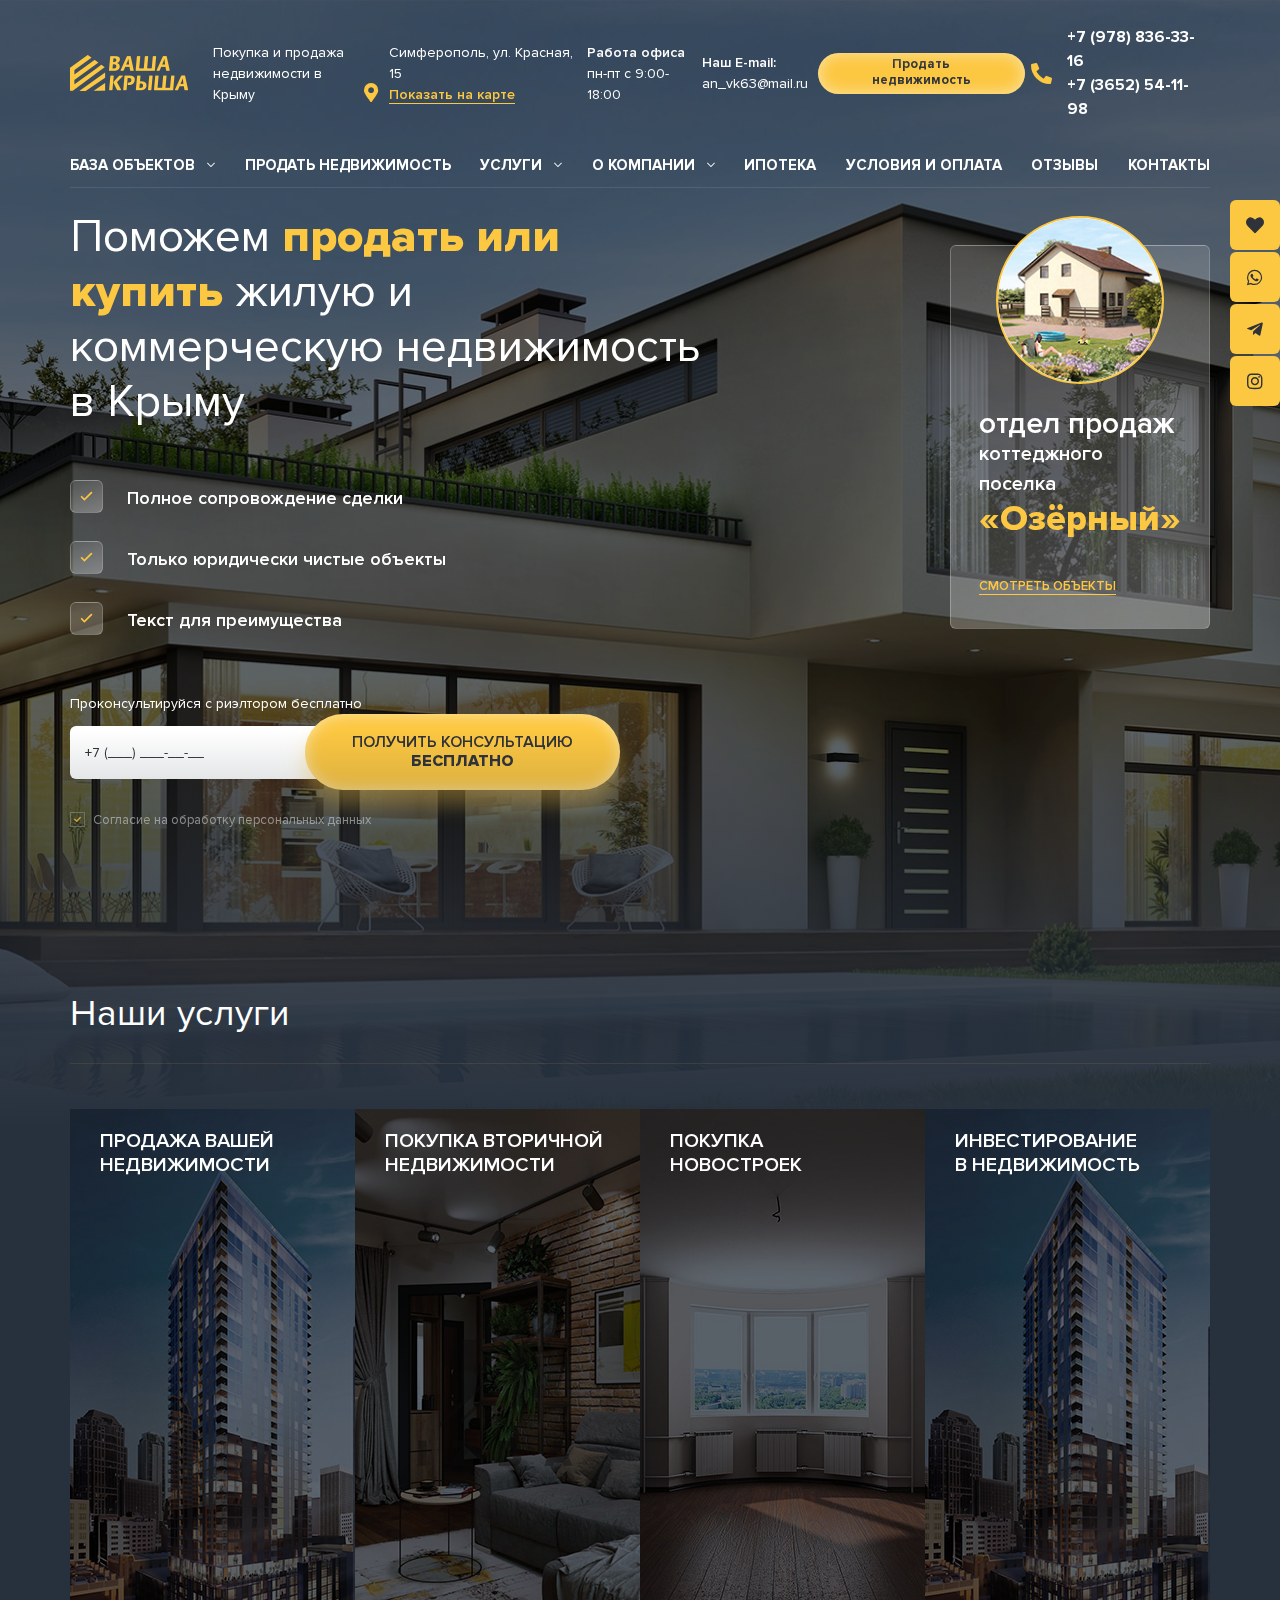
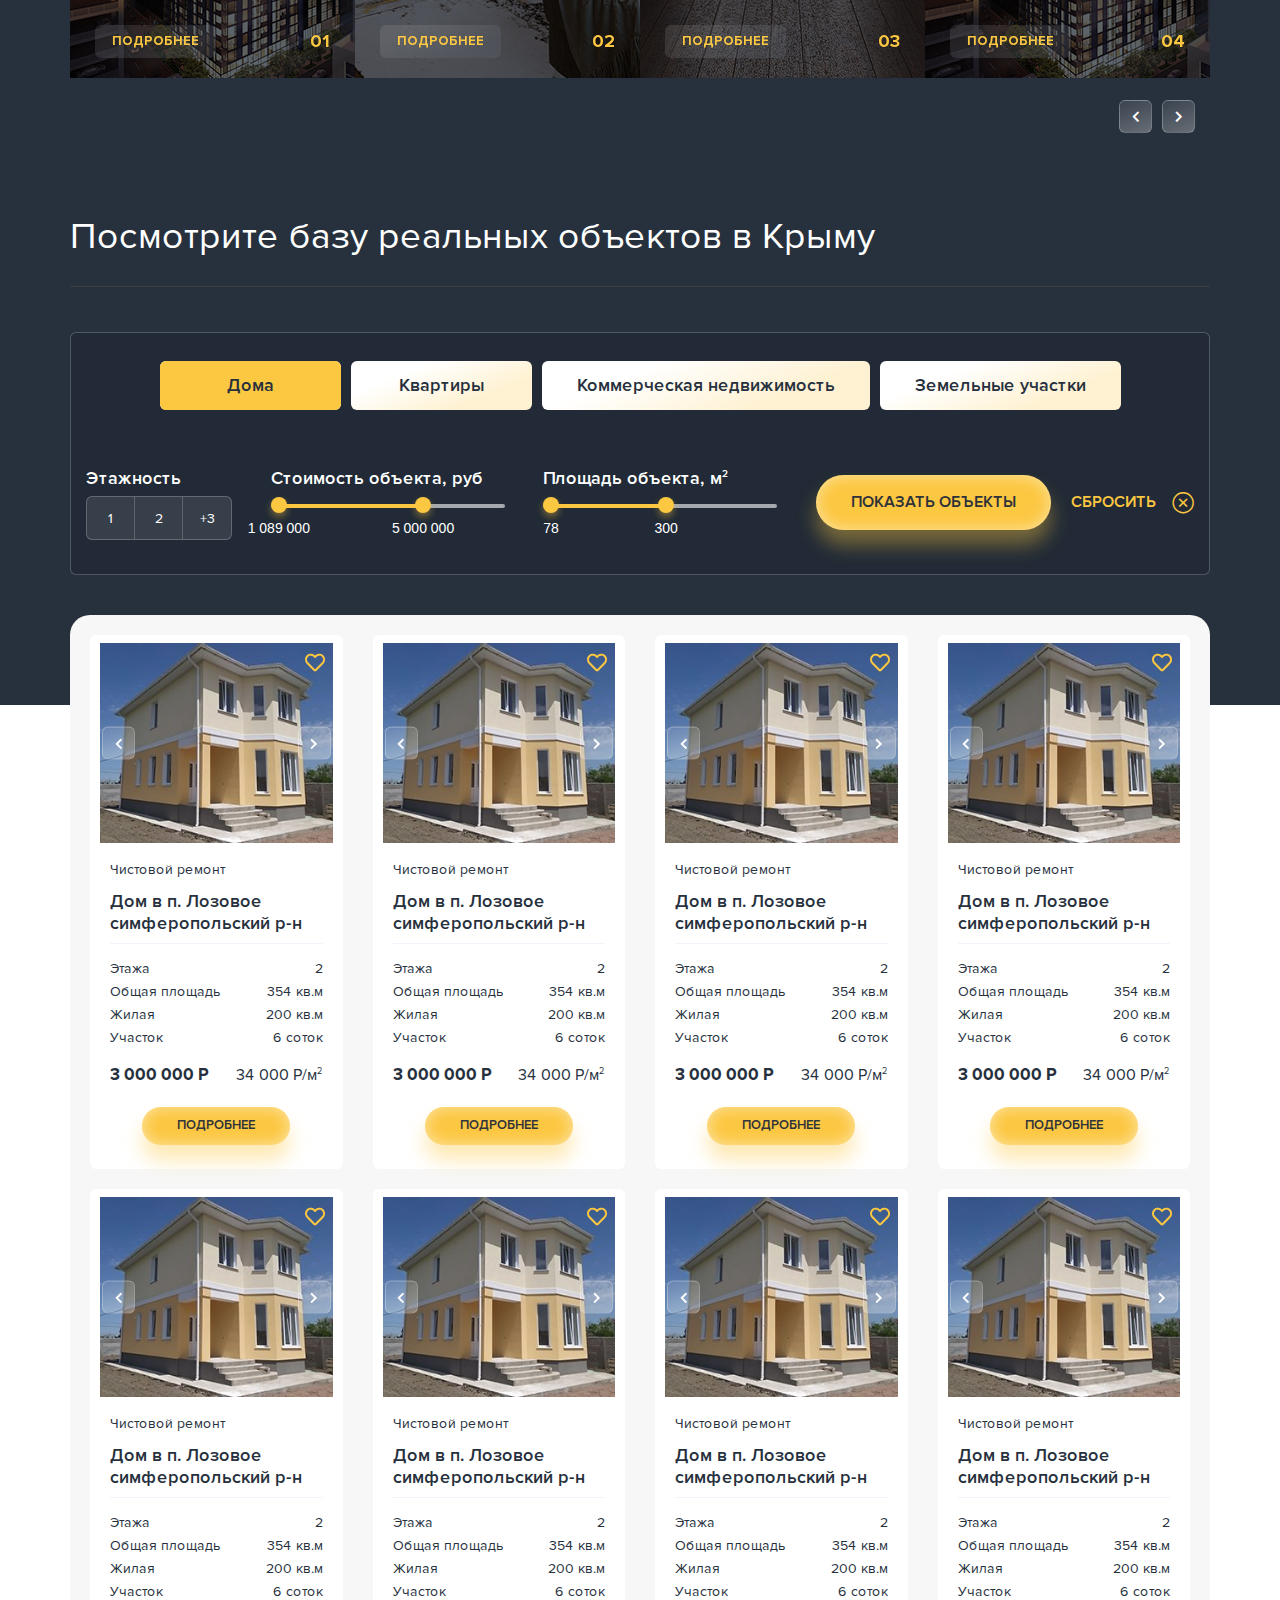
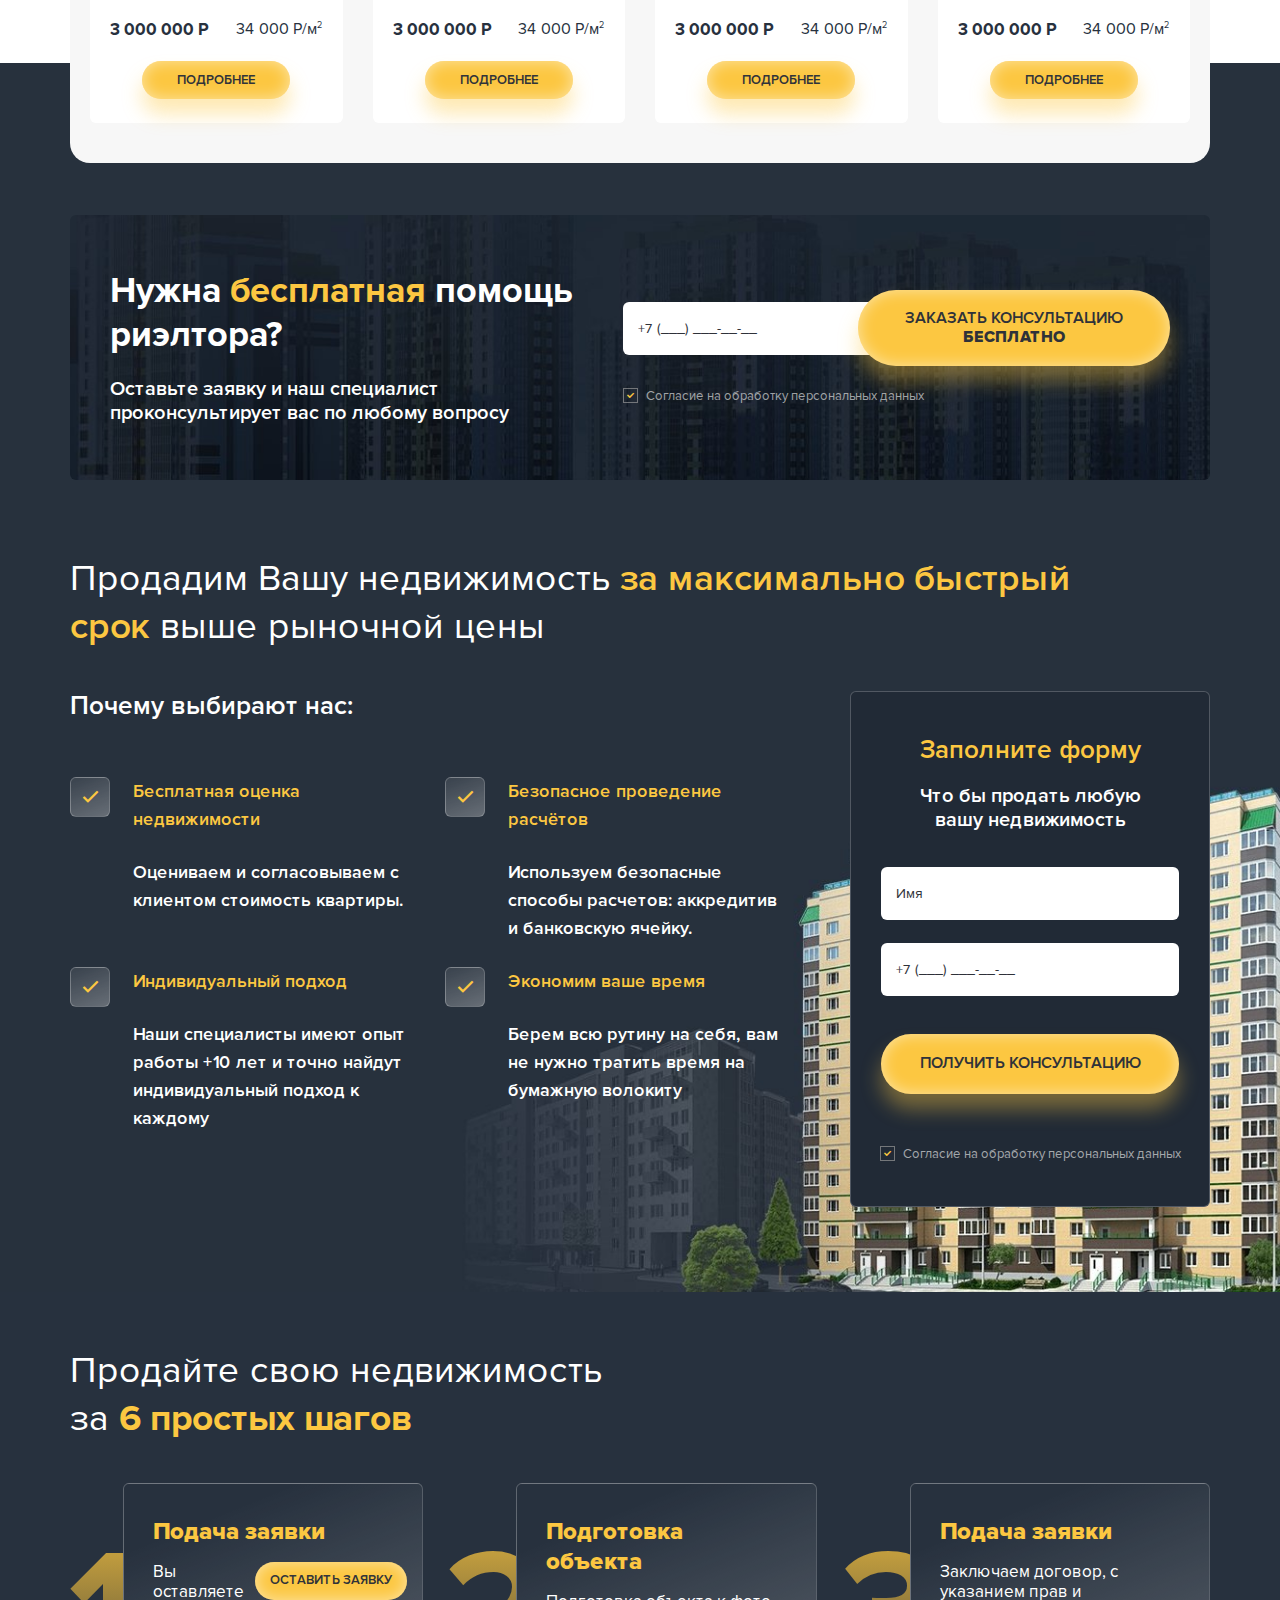
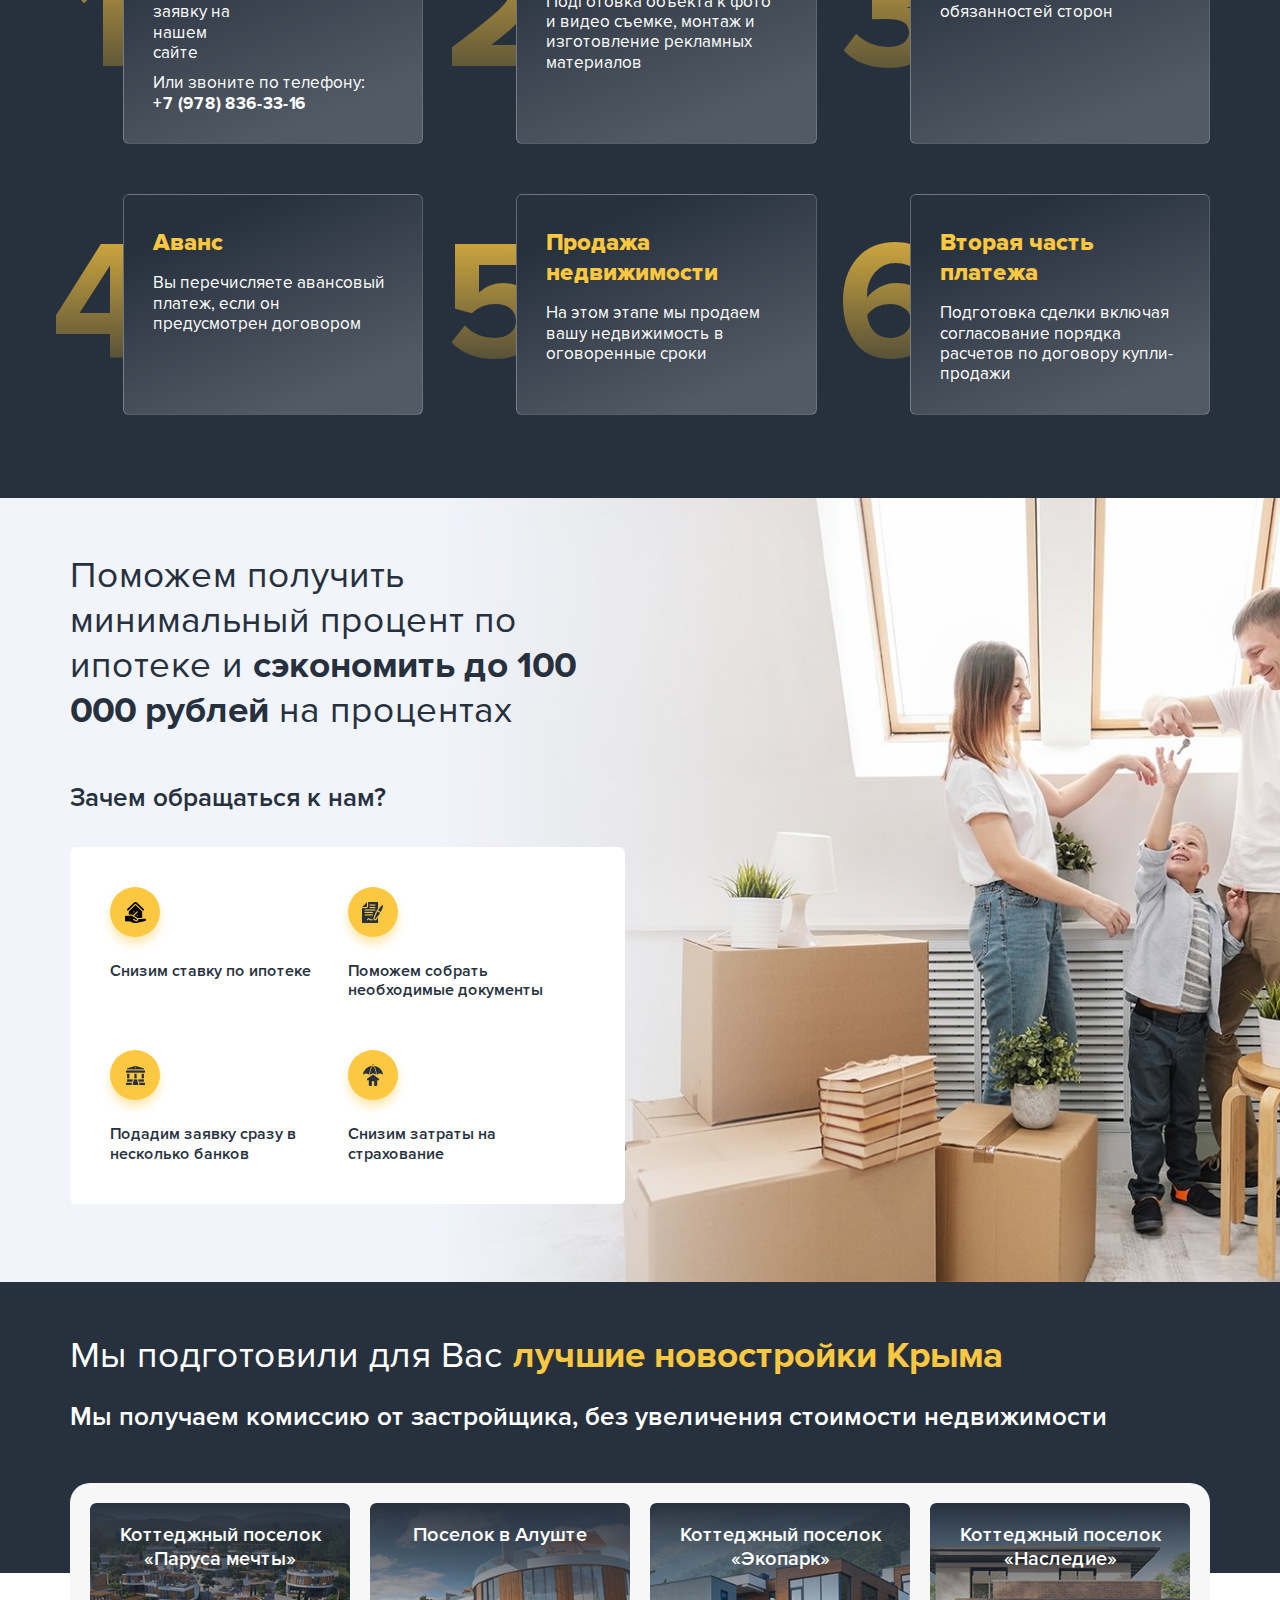
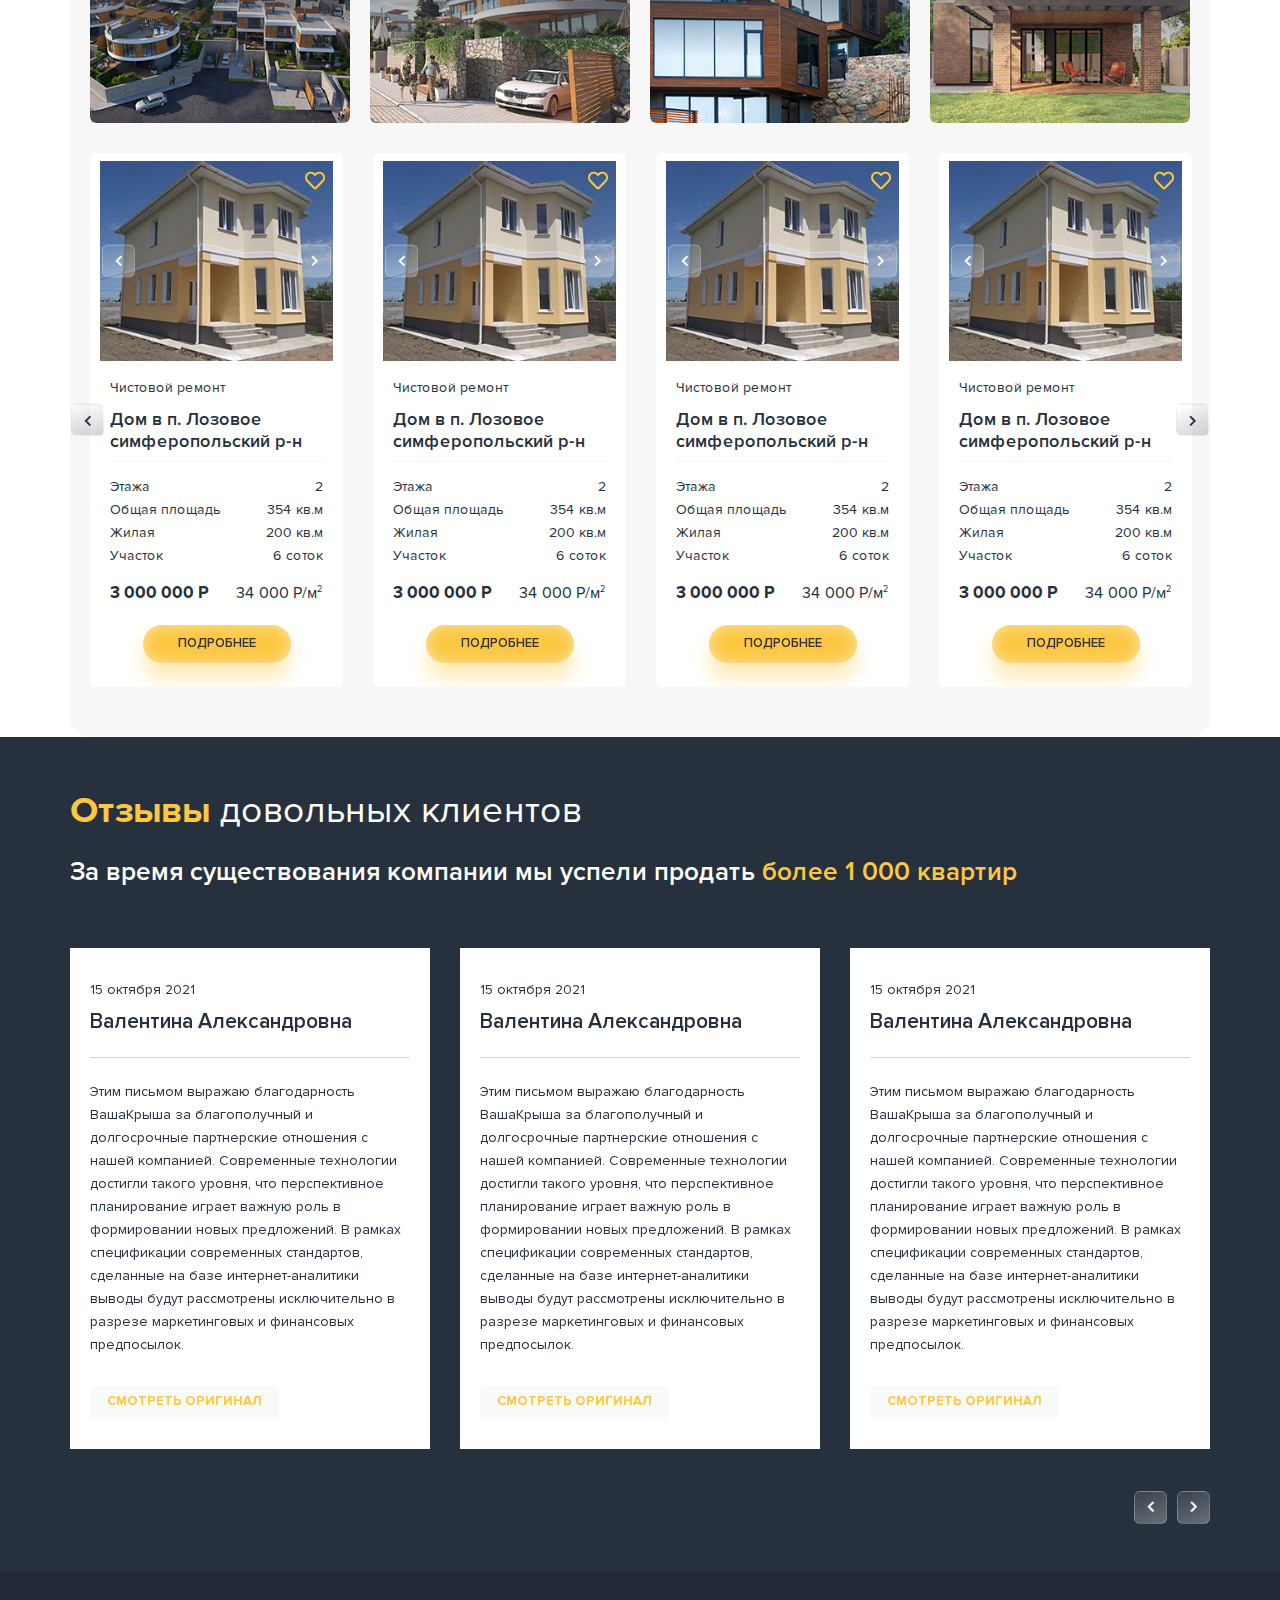
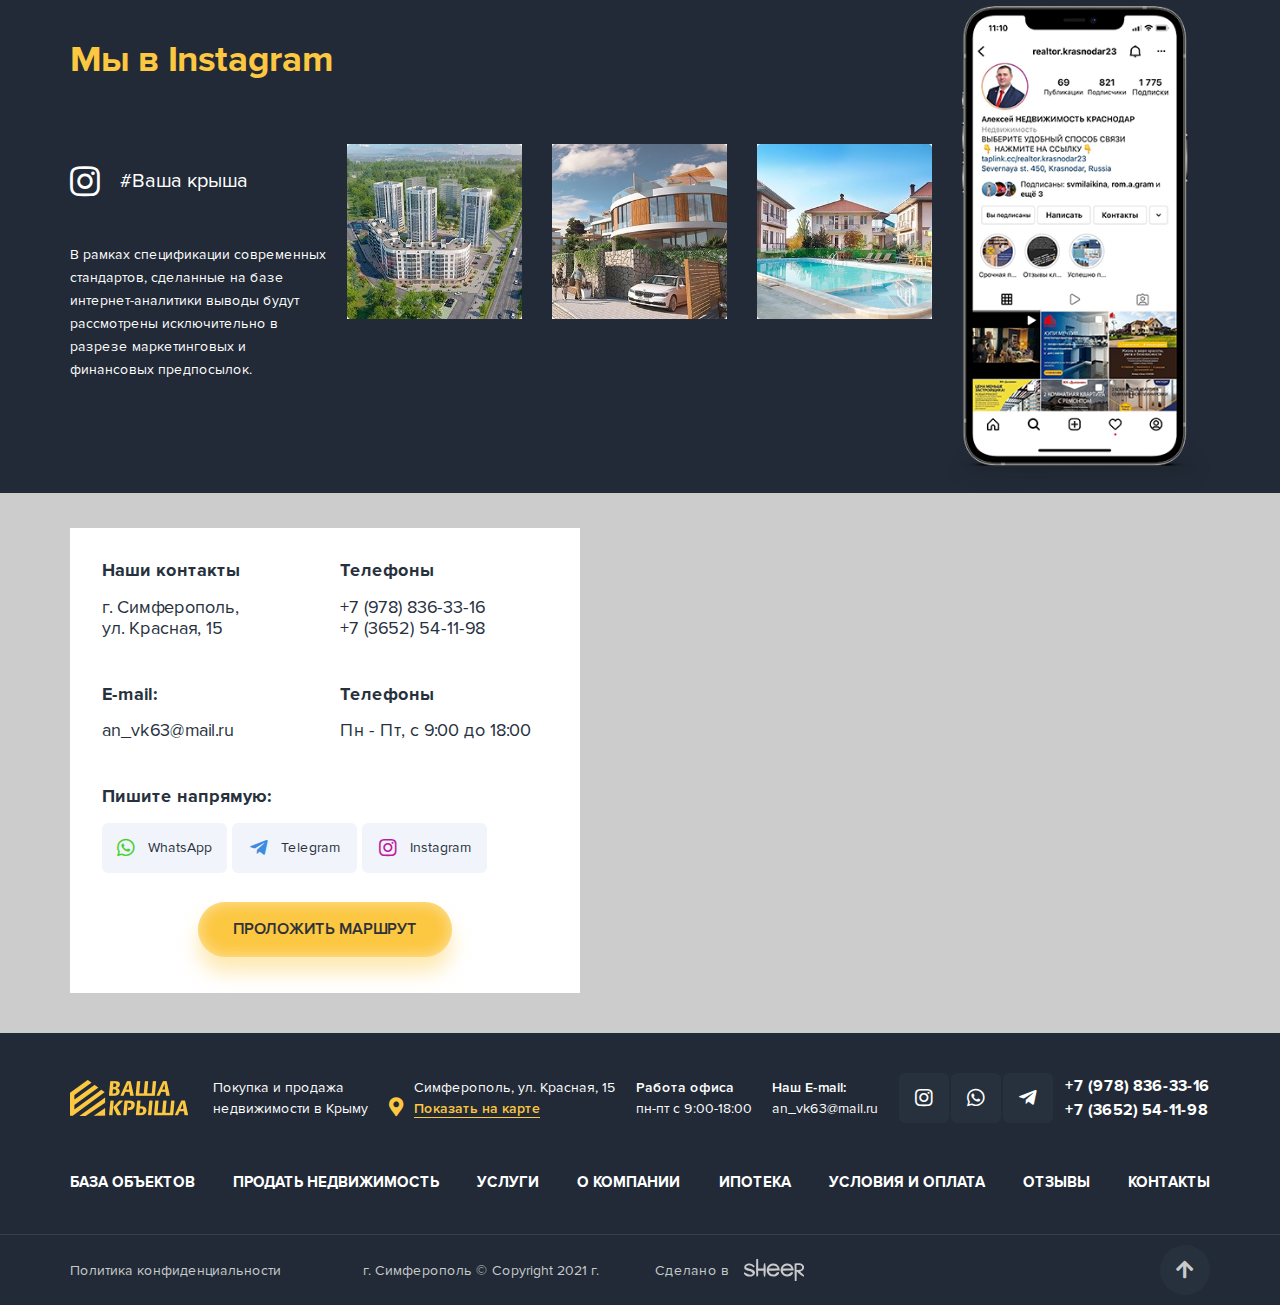
<file: index.html>
<!DOCTYPE html>
<!--[if lt IE 7]><html lang="ru" class="lt-ie9 lt-ie8 lt-ie7"><![endif]-->
<!--[if IE 7]><html lang="ru" class="lt-ie9 lt-ie8"><![endif]-->
<!--[if IE 8]><html lang="ru" class="lt-ie9"><![endif]-->
<!--[if gt IE 8]><!-->
<html lang="ru">
<!--<![endif]-->
<head>
	<meta charset="utf-8" />
	<title>Заголовок</title>
	<meta name="description" content="" />
	<meta http-equiv="X-UA-Compatible" content="IE=edge" />
	<meta name="viewport" content="width=device-width, initial-scale=1.0" />
	<meta name="format-detection" content="telephone=no" />
	<link rel="shortcut icon" href="favicon.png" />
	<link rel="stylesheet" href="libs/bootstrap/bootstrap-grid.css" />
	<link rel="stylesheet" href="libs/fontawesome-free-5.12.0-web/css/all.min.css" />
	<link rel="stylesheet" href="libs/ion.rangeSlider-master/css/ion.rangeSlider.min.css" />
	<link rel="stylesheet" href="libs/fancybox/jquery.fancybox.css" />
	<link rel="stylesheet" href="libs/slick-1.5.9/slick/slick.css" />
	<link rel="stylesheet" href="libs/slick-1.5.9/slick/slick-theme.css" />
	<link rel="stylesheet" href="css/fonts.css" />
	<link rel="stylesheet" href="css/main.css?ver=1.9" />
	<link rel="stylesheet" href="css/media.css?ver=1.9" />
</head>
<body>

	<div class="wrapper">

		<ul class="buttons-fixed">
			<li><a href="#"><i class="fas fa-heart"></i></a></li>
			<li><a href="#"><i class="fab fa-whatsapp"></i></a></li>
			<li><a href="#"><i class="fab fa-telegram-plane"></i></a></li>
			<li><a href="#"><i class="fab fa-instagram"></i></a></li>
		</ul>

		<header class="header default">
			<div class="container">
				<div class="header__wrap"> 
					<div class="logo-wrap">
						<a href="#" class="logo">
							<img src="img/logo.png" alt="alt">
						</a>
						<div class="logo-descr">Покупка и продажа недвижимости в Крыму</div>
					</div>
					<div class="location-item">
						<i class="fas fa-map-marker-alt"></i>
						<p>Симферополь, ул. Красная, 15</p>
						<a href="#" class="link-simple">Показать на карте</a>
					</div>
					<div class="contact-item">
						<p><strong>Работа офиса</strong></p>
						<p>пн-пт с 9:00-18:00</p>
					</div>
					<div class="contact-item">
						<p><strong>Наш E-mail:</strong></p>
						<p><a href="mailto:an_vk63@mail.ru">an_vk63@mail.ru</a></p>
					</div>
					<a href="#modal-add" class="btn-main fancybox">Продать недвижимость</a>
					<div class="phones-item">
						<i class="fas fa-phone-alt"></i>
						<p><a href="tel:+79788363316">+7 (978) 836-33-16</a></p>
						<p><a href="tel:+73652541198">+7 (3652) 54-11-98</a></p>
					</div>
					<span class="btn_nav">
						<span class='sandwich'>
							<span class='sw-topper'></span>
							<span class='sw-bottom'></span>
							<span class='sw-footer'></span>
						</span>
					</span>
				</div>
				<ul class="menu">
					<li class="menu__haschild">
						<a href="#">База объектов</a>
						<ul>
							<li><a href="#">Пункт 1</a></li>
							<li><a href="#">Пункт 2</a></li>
							<li><a href="#">Пункт 3</a></li>
							<li><a href="#">Пункт 4</a></li>
						</ul>
					</li>
					<li><a href="#">Продать недвижимость</a></li>
					<li class="menu__haschild">
						<a href="#">Услуги</a>
						<ul>
							<li><a href="#">Пункт 1</a></li>
							<li><a href="#">Пункт 2</a></li>
							<li><a href="#">Пункт 3</a></li>
							<li><a href="#">Пункт 4</a></li>
						</ul>
					</li>
					<li class="menu__haschild">
						<a href="#">О компании</a>
						<ul>
							<li><a href="#">Пункт 1</a></li>
							<li><a href="#">Пункт 2</a></li>
							<li><a href="#">Пункт 3</a></li>
							<li><a href="#">Пункт 4</a></li>
						</ul>
					</li>
					<li><a href="#">Ипотека</a></li>
					<li><a href="#">Условия и оплата</a></li>
					<li><a href="#">Отзывы</a></li>
					<li><a href="#">Контакты</a></li>
				</ul>
			</div>
			<div class="menu-mobile">
				<ul class="menu">
					<li class="menu__haschild">
						<a href="#">База объектов</a>
						<ul>
							<li><a href="#">Пункт 1</a></li>
							<li><a href="#">Пункт 2</a></li>
							<li><a href="#">Пункт 3</a></li>
							<li><a href="#">Пункт 4</a></li>
						</ul>
					</li>
					<li><a href="#">Продать недвижимость</a></li>
					<li class="menu__haschild">
						<a href="#">Услуги</a>
						<ul>
							<li><a href="#">Пункт 1</a></li>
							<li><a href="#">Пункт 2</a></li>
							<li><a href="#">Пункт 3</a></li>
							<li><a href="#">Пункт 4</a></li>
						</ul>
					</li>
					<li class="menu__haschild">
						<a href="#">О компании</a>
						<ul>
							<li><a href="#">Пункт 1</a></li>
							<li><a href="#">Пункт 2</a></li>
							<li><a href="#">Пункт 3</a></li>
							<li><a href="#">Пункт 4</a></li>
						</ul>
					</li>
					<li><a href="#">Ипотека</a></li>
					<li><a href="#">Условия и оплата</a></li>
					<li><a href="#">Отзывы</a></li>
					<li><a href="#">Контакты</a></li>
				</ul>
				<a href="#modal-add" class="btn-main fancybox">Продать недвижимость</a>
				<div class="location-item">
					<i class="fas fa-map-marker-alt"></i>
					<p>Симферополь, ул. Красная, 15</p>
					<a href="#" class="link-simple">Показать на карте</a>
				</div>
				<div class="contact-item">
					<p><strong>Работа офиса</strong></p>
					<p>пн-пт с 9:00-18:00</p>
				</div>
				<div class="contact-item">
					<p><strong>Наш E-mail:</strong></p>
					<p><a href="mailto:an_vk63@mail.ru">an_vk63@mail.ru</a></p>
				</div>
				<div class="phones-item">
					<i class="fas fa-phone-alt"></i>
					<p><a href="tel:+79788363316">+7 (978) 836-33-16</a></p>
					<p><a href="tel:+73652541198">+7 (3652) 54-11-98</a></p>
				</div>
				<ul class="social-links">
					<li><a href="#"><i class="fab fa-instagram"></i></a></li>
					<li><a href="#"><i class="fab fa-whatsapp"></i></a></li>
					<li><a href="#"><i class="fab fa-telegram-plane"></i></a></li>
				</ul>
			</div>
		</header>

		<section class="billbord">
			<div class="container">
				<div class="row">
					<div class="col-lg-7">
						<h1 class="title-big">Поможем <strong>продать или купить</strong> жилую и коммерческую недвижимость в Крыму</h1>
						<ul class="list-main">
							<li>Полное сопровождение сделки </li>
							<li>Только юридически чистые объекты </li>
							<li>Текст для преимущества</li>
						</ul>
						<div class="title-consult">Проконсультируйся с риэлтором бесплатно</div>
						<form>
							<div class="form-line">
								<div class="item-form">
									<input type="text" placeholder="+7 (___) ___-__-__" required="required" class="input-phone">
								</div>
								<button class="btn-main">Получить консультацию <strong>бесплатно</strong></button>
							</div>
							<div class="checkbox">
								<label>
									<input type="checkbox" required="required" checked="checked" />
									<span>Согласие на обработку персональных данных</span>
								</label>
							</div>
						</form>
					</div>
					<div class="col-lg-5">
						<div class="block-billbord">
							<div class="block-billbord__image">
								<img src="img/block_img1.jpg" alt="alt">
							</div>
							<div class="block-billbord__title">отдел продаж <span>коттеджного поселка</span> <strong>«Озёрный»</strong></div>
							<a href="#" class="link-simple">Смотреть объекты</a>
						</div>
					</div>
				</div>
			</div>
		</section>

		<section class="services section-dark">
			<div class="container">
				<h2 class="title-section">Наши услуги</h2>
				<ul class="slider-services arrows-bottom">
					<li>
						<div class="item-service">
							<div class="item-service__image">
								<img src="img/service3.jpg" alt="alt">
							</div>
							<div class="item-service__content">
								<div class="item-service__title">Продажа вашей недвижимости</div>
								<ul class="item-service__list">
									<li><div class="item-service__icon"><img src="img/ic_serv1.png" alt="alt"></div> Бесплатная консультация и оценка недвижимости</li>
									<li><div class="item-service__icon"><img src="img/ic_serv2.png" alt="alt"></div> Гарантируем сроки продажи и закрепляем в договоре</li>
									<li><div class="item-service__icon"><img src="img/ic_serv3.png" alt="alt"></div> Полное сопровождение сделки</li>
									<li><div class="item-service__icon"><img src="img/ic_serv4.png" alt="alt"></div> Риэлторы с опытом работы более 10 лет</li>
								</ul>
								<div class="item-service__bottom">
									<a href="#" class="btn-simple">ПОДРОБНЕЕ</a>
									<div class="item-service__number">01</div>
								</div>
							</div>
						</div>
					</li>
					<li>
						<div class="item-service">
							<div class="item-service__image">
								<img src="img/service1.jpg" alt="alt">
							</div>
							<div class="item-service__content">
								<div class="item-service__title">Покупка вторичной недвижимости</div>
								<ul class="item-service__list">
									<li><div class="item-service__icon"><img src="img/ic_serv1.png" alt="alt"></div> Бесплатная консультация и оценка недвижимости</li>
									<li><div class="item-service__icon"><img src="img/ic_serv2.png" alt="alt"></div> Гарантируем сроки продажи и закрепляем в договоре</li>
									<li><div class="item-service__icon"><img src="img/ic_serv3.png" alt="alt"></div> Полное сопровождение сделки</li>
									<li><div class="item-service__icon"><img src="img/ic_serv4.png" alt="alt"></div> Риэлторы с опытом работы более 10 лет</li>
								</ul>
								<div class="item-service__bottom">
									<a href="#" class="btn-simple">ПОДРОБНЕЕ</a>
									<div class="item-service__number">02</div>
								</div>
							</div>
						</div>
					</li>
					<li>
						<div class="item-service">
							<div class="item-service__image">
								<img src="img/service2.jpg" alt="alt">
							</div>
							<div class="item-service__content">
								<div class="item-service__title">Покупка <br>НОВОСТРОЕК</div>
								<ul class="item-service__list">
									<li><div class="item-service__icon"><img src="img/ic_serv1.png" alt="alt"></div> Бесплатная консультация и оценка недвижимости</li>
									<li><div class="item-service__icon"><img src="img/ic_serv2.png" alt="alt"></div> Гарантируем сроки продажи и закрепляем в договоре</li>
									<li><div class="item-service__icon"><img src="img/ic_serv3.png" alt="alt"></div> Полное сопровождение сделки</li>
									<li><div class="item-service__icon"><img src="img/ic_serv4.png" alt="alt"></div> Риэлторы с опытом работы более 10 лет</li>
								</ul>
								<div class="item-service__bottom">
									<a href="#" class="btn-simple">ПОДРОБНЕЕ</a>
									<div class="item-service__number">03</div>
								</div>
							</div>
						</div>
					</li>
					<li>
						<div class="item-service">
							<div class="item-service__image">
								<img src="img/service3.jpg" alt="alt">
							</div>
							<div class="item-service__content">
								<div class="item-service__title">Инвестирование <br>в недвижимость</div>
								<ul class="item-service__list">
									<li><div class="item-service__icon"><img src="img/ic_serv1.png" alt="alt"></div> Бесплатная консультация и оценка недвижимости</li>
									<li><div class="item-service__icon"><img src="img/ic_serv2.png" alt="alt"></div> Гарантируем сроки продажи и закрепляем в договоре</li>
									<li><div class="item-service__icon"><img src="img/ic_serv3.png" alt="alt"></div> Полное сопровождение сделки</li>
									<li><div class="item-service__icon"><img src="img/ic_serv4.png" alt="alt"></div> Риэлторы с опытом работы более 10 лет</li>
								</ul>
								<div class="item-service__bottom">
									<a href="#" class="btn-simple">ПОДРОБНЕЕ</a>
									<div class="item-service__number">04</div>
								</div>
							</div>
						</div>
					</li>
					<li>
						<div class="item-service">
							<div class="item-service__image">
								<img src="img/service1.jpg" alt="alt">
							</div>
							<div class="item-service__content">
								<div class="item-service__title">Покупка вторичной недвижимости</div>
								<ul class="item-service__list">
									<li><div class="item-service__icon"><img src="img/ic_serv1.png" alt="alt"></div> Бесплатная консультация и оценка недвижимости</li>
									<li><div class="item-service__icon"><img src="img/ic_serv2.png" alt="alt"></div> Гарантируем сроки продажи и закрепляем в договоре</li>
									<li><div class="item-service__icon"><img src="img/ic_serv3.png" alt="alt"></div> Полное сопровождение сделки</li>
									<li><div class="item-service__icon"><img src="img/ic_serv4.png" alt="alt"></div> Риэлторы с опытом работы более 10 лет</li>
								</ul>
								<div class="item-service__bottom">
									<a href="#" class="btn-simple">ПОДРОБНЕЕ</a>
									<div class="item-service__number">05</div>
								</div>
							</div>
						</div>
					</li>
				</ul>
			</div>
		</section>

		<section class="catalog">
			<div class="section-dark">
				<div class="container">
					<h2 class="title-section"> Посмотрите базу реальных объектов в Крыму</h2>
					<div class="block-filter">
						<ul class="tabs-page">
							<li class="active"><a href="#tab_page1">Дома</a></li>
							<li><a href="#tab_page2">Квартиры</a></li>
							<li><a href="#tab_page3">Коммерческая недвижимость</a></li>
							<li><a href="#tab_page4">Земельные участки</a></li>
						</ul>
						<div class="tab-container-page">
							<div class="tab-pane-page" id="tab_page1">
								<div class="wrap-filter">
									<div class="wrap-filter__item">
										<div class="title-filter">Этажность</div>
										<div class="wrap-numbers">
											<div class="item-number">
												<label>
													<input type="radio" name="num1" />
													<span>1</span>
												</label>
											</div>
											<div class="item-number">
												<label>
													<input type="radio" name="num1" />
													<span>2</span>
												</label>
											</div>
											<div class="item-number">
												<label>
													<input type="radio" name="num1" />
													<span>+3</span>
												</label>
											</div>
										</div>
									</div>
									<div class="wrap-filter__item">
										<div class="title-filter">Стоимость объекта, руб</div>
										<div class="range-catalog range-catalog_price">
											<input type="text" class="range-catalog__input" name="my_range" value="" />
										</div>
									</div>
									<div class="wrap-filter__item">
										<div class="title-filter">Площадь объекта, м<sup>2</sup></div>
										<div class="range-catalog range-catalog_area">
											<input type="text" class="range-catalog__input" name="my_range" value="" />
										</div>
									</div>
									<div class="wrap-filter__item">
										<div class="buttons-filter">
											<button class="btn-main">Показать объекты</button>
											<button class="btn-clear">сбросить <i class="fal fa-times-circle"></i></button>
										</div>
									</div>
								</div>
							</div>
							<div class="tab-pane-page" id="tab_page2">
								<div class="wrap-filter">
									<div class="wrap-filter__item">
										<div class="title-filter">Этажность</div>
										<div class="wrap-numbers">
											<div class="item-number">
												<label>
													<input type="radio" name="num2" />
													<span>1</span>
												</label>
											</div>
											<div class="item-number">
												<label>
													<input type="radio" name="num2" />
													<span>2</span>
												</label>
											</div>
											<div class="item-number">
												<label>
													<input type="radio" name="num2" />
													<span>+3</span>
												</label>
											</div>
										</div>
									</div>
									<div class="wrap-filter__item">
										<div class="title-filter">Стоимость объекта, руб</div>
										<div class="range-catalog range-catalog_price">
											<input type="text" class="range-catalog__input" name="my_range" value="" />
										</div>
									</div>
									<div class="wrap-filter__item">
										<div class="title-filter">Площадь объекта, м<sup>2</sup></div>
										<div class="range-catalog range-catalog_area">
											<input type="text" class="range-catalog__input" name="my_range" value="" />
										</div>
									</div>
									<div class="wrap-filter__item">
										<div class="buttons-filter">
											<button class="btn-main">Показать объекты</button>
											<button class="btn-clear">сбросить <i class="fal fa-times-circle"></i></button>
										</div>
									</div>
								</div>
							</div>
							<div class="tab-pane-page" id="tab_page3">
								<div class="wrap-filter">
									<div class="wrap-filter__item">
										<div class="title-filter">Этажность</div>
										<div class="wrap-numbers">
											<div class="item-number">
												<label>
													<input type="radio" name="num3" />
													<span>1</span>
												</label>
											</div>
											<div class="item-number">
												<label>
													<input type="radio" name="num3" />
													<span>2</span>
												</label>
											</div>
											<div class="item-number">
												<label>
													<input type="radio" name="num3" />
													<span>+3</span>
												</label>
											</div>
										</div>
									</div>
									<div class="wrap-filter__item">
										<div class="title-filter">Стоимость объекта, руб</div>
										<div class="range-catalog range-catalog_price">
											<input type="text" class="range-catalog__input" name="my_range" value="" />
										</div>
									</div>
									<div class="wrap-filter__item">
										<div class="title-filter">Площадь объекта, м<sup>2</sup></div>
										<div class="range-catalog range-catalog_area">
											<input type="text" class="range-catalog__input" name="my_range" value="" />
										</div>
									</div>
									<div class="wrap-filter__item">
										<div class="buttons-filter">
											<button class="btn-main">Показать объекты</button>
											<button class="btn-clear">сбросить <i class="fal fa-times-circle"></i></button>
										</div>
									</div>
								</div>
							</div>
							<div class="tab-pane-page" id="tab_page4">
								<div class="wrap-filter">
									<div class="wrap-filter__item">
										<div class="title-filter">Этажность</div>
										<div class="wrap-numbers">
											<div class="item-number">
												<label>
													<input type="radio" name="num4" />
													<span>1</span>
												</label>
											</div>
											<div class="item-number">
												<label>
													<input type="radio" name="num4" />
													<span>2</span>
												</label>
											</div>
											<div class="item-number">
												<label>
													<input type="radio" name="num4" />
													<span>+3</span>
												</label>
											</div>
										</div>
									</div>
									<div class="wrap-filter__item">
										<div class="title-filter">Стоимость объекта, руб</div>
										<div class="range-catalog range-catalog_price">
											<input type="text" class="range-catalog__input" name="my_range" value="" />
										</div>
									</div>
									<div class="wrap-filter__item">
										<div class="title-filter">Площадь объекта, м<sup>2</sup></div>
										<div class="range-catalog range-catalog_area">
											<input type="text" class="range-catalog__input" name="my_range" value="" />
										</div>
									</div>
									<div class="wrap-filter__item">
										<div class="buttons-filter">
											<button class="btn-main">Показать объекты</button>
											<button class="btn-clear">сбросить <i class="fal fa-times-circle"></i></button>
										</div>
									</div>
								</div>
							</div>
						</div>
					</div>
				</div>
			</div>
			<div class="container">
				<div class="catalog-wrap">
					<div class="row row_catalog">
						<div class="col-xl-3 col-lg-4 col-md-6">
							<div class="item-catalog">
								<a href="#" class="btn-like"><i class="far fa-heart"></i></a>
								<ul class="item-catalog__slider">
									<li>
										<div class="item-catalog__image">
											<img src="img/catalog1.jpg" alt="alt">
										</div>
									</li>
									<li>
										<div class="item-catalog__image">
											<img src="img/catalog1.jpg" alt="alt">
										</div>
									</li>
								</ul>
								<div class="item-catalog__descr">Чистовой ремонт</div>
								<a href="#" class="item-catalog__title">Дом в п. Лозовое симферопольский р-н</a>
								<div class="line-feature">
									<p>Этажа</p>
									<p>2</p>
								</div>
								<div class="line-feature">
									<p>Общая площадь </p>
									<p>354 кв.м</p>
								</div>
								<div class="line-feature">
									<p>Жилая </p>
									<p> 200 кв.м</p>
								</div>
								<div class="line-feature">
									<p>Участок</p>
									<p>6 соток</p>
								</div>
								<div class="item-catalog__bottom">
									<div class="item-catalog__price">3 000 000 Р</div>
									<div class="item-catalog__price-per">34 000 Р/м<sup>2</sup></div>
								</div>
								<div class="item-catalog__button">
									<a href="#" class="btn-main">ПОДРОБНЕЕ</a>
								</div>
							</div>
						</div>
						<div class="col-xl-3 col-lg-4 col-md-6">
							<div class="item-catalog">
								<a href="#" class="btn-like"><i class="far fa-heart"></i></a>
								<ul class="item-catalog__slider">
									<li>
										<div class="item-catalog__image">
											<img src="img/catalog1.jpg" alt="alt">
										</div>
									</li>
									<li>
										<div class="item-catalog__image">
											<img src="img/catalog1.jpg" alt="alt">
										</div>
									</li>
								</ul>
								<div class="item-catalog__descr">Чистовой ремонт</div>
								<a href="#" class="item-catalog__title">Дом в п. Лозовое симферопольский р-н</a>
								<div class="line-feature">
									<p>Этажа</p>
									<p>2</p>
								</div>
								<div class="line-feature">
									<p>Общая площадь </p>
									<p>354 кв.м</p>
								</div>
								<div class="line-feature">
									<p>Жилая </p>
									<p> 200 кв.м</p>
								</div>
								<div class="line-feature">
									<p>Участок</p>
									<p>6 соток</p>
								</div>
								<div class="item-catalog__bottom">
									<div class="item-catalog__price">3 000 000 Р</div>
									<div class="item-catalog__price-per">34 000 Р/м<sup>2</sup></div>
								</div>
								<div class="item-catalog__button">
									<a href="#" class="btn-main">ПОДРОБНЕЕ</a>
								</div>
							</div>
						</div>
						<div class="col-xl-3 col-lg-4 col-md-6">
							<div class="item-catalog">
								<a href="#" class="btn-like"><i class="far fa-heart"></i></a>
								<ul class="item-catalog__slider">
									<li>
										<div class="item-catalog__image">
											<img src="img/catalog1.jpg" alt="alt">
										</div>
									</li>
									<li>
										<div class="item-catalog__image">
											<img src="img/catalog1.jpg" alt="alt">
										</div>
									</li>
								</ul>
								<div class="item-catalog__descr">Чистовой ремонт</div>
								<a href="#" class="item-catalog__title">Дом в п. Лозовое симферопольский р-н</a>
								<div class="line-feature">
									<p>Этажа</p>
									<p>2</p>
								</div>
								<div class="line-feature">
									<p>Общая площадь </p>
									<p>354 кв.м</p>
								</div>
								<div class="line-feature">
									<p>Жилая </p>
									<p> 200 кв.м</p>
								</div>
								<div class="line-feature">
									<p>Участок</p>
									<p>6 соток</p>
								</div>
								<div class="item-catalog__bottom">
									<div class="item-catalog__price">3 000 000 Р</div>
									<div class="item-catalog__price-per">34 000 Р/м<sup>2</sup></div>
								</div>
								<div class="item-catalog__button">
									<a href="#" class="btn-main">ПОДРОБНЕЕ</a>
								</div>
							</div>
						</div>
						<div class="col-xl-3 col-lg-4 col-md-6">
							<div class="item-catalog">
								<a href="#" class="btn-like"><i class="far fa-heart"></i></a>
								<ul class="item-catalog__slider">
									<li>
										<div class="item-catalog__image">
											<img src="img/catalog1.jpg" alt="alt">
										</div>
									</li>
									<li>
										<div class="item-catalog__image">
											<img src="img/catalog1.jpg" alt="alt">
										</div>
									</li>
								</ul>
								<div class="item-catalog__descr">Чистовой ремонт</div>
								<a href="#" class="item-catalog__title">Дом в п. Лозовое симферопольский р-н</a>
								<div class="line-feature">
									<p>Этажа</p>
									<p>2</p>
								</div>
								<div class="line-feature">
									<p>Общая площадь </p>
									<p>354 кв.м</p>
								</div>
								<div class="line-feature">
									<p>Жилая </p>
									<p> 200 кв.м</p>
								</div>
								<div class="line-feature">
									<p>Участок</p>
									<p>6 соток</p>
								</div>
								<div class="item-catalog__bottom">
									<div class="item-catalog__price">3 000 000 Р</div>
									<div class="item-catalog__price-per">34 000 Р/м<sup>2</sup></div>
								</div>
								<div class="item-catalog__button">
									<a href="#" class="btn-main">ПОДРОБНЕЕ</a>
								</div>
							</div>
						</div>
						<div class="col-xl-3 col-lg-4 col-md-6">
							<div class="item-catalog">
								<a href="#" class="btn-like"><i class="far fa-heart"></i></a>
								<ul class="item-catalog__slider">
									<li>
										<div class="item-catalog__image">
											<img src="img/catalog1.jpg" alt="alt">
										</div>
									</li>
									<li>
										<div class="item-catalog__image">
											<img src="img/catalog1.jpg" alt="alt">
										</div>
									</li>
								</ul>
								<div class="item-catalog__descr">Чистовой ремонт</div>
								<a href="#" class="item-catalog__title">Дом в п. Лозовое симферопольский р-н</a>
								<div class="line-feature">
									<p>Этажа</p>
									<p>2</p>
								</div>
								<div class="line-feature">
									<p>Общая площадь </p>
									<p>354 кв.м</p>
								</div>
								<div class="line-feature">
									<p>Жилая </p>
									<p> 200 кв.м</p>
								</div>
								<div class="line-feature">
									<p>Участок</p>
									<p>6 соток</p>
								</div>
								<div class="item-catalog__bottom">
									<div class="item-catalog__price">3 000 000 Р</div>
									<div class="item-catalog__price-per">34 000 Р/м<sup>2</sup></div>
								</div>
								<div class="item-catalog__button">
									<a href="#" class="btn-main">ПОДРОБНЕЕ</a>
								</div>
							</div>
						</div>
						<div class="col-xl-3 col-lg-4 col-md-6">
							<div class="item-catalog">
								<a href="#" class="btn-like"><i class="far fa-heart"></i></a>
								<ul class="item-catalog__slider">
									<li>
										<div class="item-catalog__image">
											<img src="img/catalog1.jpg" alt="alt">
										</div>
									</li>
									<li>
										<div class="item-catalog__image">
											<img src="img/catalog1.jpg" alt="alt">
										</div>
									</li>
								</ul>
								<div class="item-catalog__descr">Чистовой ремонт</div>
								<a href="#" class="item-catalog__title">Дом в п. Лозовое симферопольский р-н</a>
								<div class="line-feature">
									<p>Этажа</p>
									<p>2</p>
								</div>
								<div class="line-feature">
									<p>Общая площадь </p>
									<p>354 кв.м</p>
								</div>
								<div class="line-feature">
									<p>Жилая </p>
									<p> 200 кв.м</p>
								</div>
								<div class="line-feature">
									<p>Участок</p>
									<p>6 соток</p>
								</div>
								<div class="item-catalog__bottom">
									<div class="item-catalog__price">3 000 000 Р</div>
									<div class="item-catalog__price-per">34 000 Р/м<sup>2</sup></div>
								</div>
								<div class="item-catalog__button">
									<a href="#" class="btn-main">ПОДРОБНЕЕ</a>
								</div>
							</div>
						</div>
						<div class="col-xl-3 col-lg-4 col-md-6">
							<div class="item-catalog">
								<a href="#" class="btn-like"><i class="far fa-heart"></i></a>
								<ul class="item-catalog__slider">
									<li>
										<div class="item-catalog__image">
											<img src="img/catalog1.jpg" alt="alt">
										</div>
									</li>
									<li>
										<div class="item-catalog__image">
											<img src="img/catalog1.jpg" alt="alt">
										</div>
									</li>
								</ul>
								<div class="item-catalog__descr">Чистовой ремонт</div>
								<a href="#" class="item-catalog__title">Дом в п. Лозовое симферопольский р-н</a>
								<div class="line-feature">
									<p>Этажа</p>
									<p>2</p>
								</div>
								<div class="line-feature">
									<p>Общая площадь </p>
									<p>354 кв.м</p>
								</div>
								<div class="line-feature">
									<p>Жилая </p>
									<p> 200 кв.м</p>
								</div>
								<div class="line-feature">
									<p>Участок</p>
									<p>6 соток</p>
								</div>
								<div class="item-catalog__bottom">
									<div class="item-catalog__price">3 000 000 Р</div>
									<div class="item-catalog__price-per">34 000 Р/м<sup>2</sup></div>
								</div>
								<div class="item-catalog__button">
									<a href="#" class="btn-main">ПОДРОБНЕЕ</a>
								</div>
							</div>
						</div>
						<div class="col-xl-3 col-lg-4 col-md-6">
							<div class="item-catalog">
								<a href="#" class="btn-like"><i class="far fa-heart"></i></a>
								<ul class="item-catalog__slider">
									<li>
										<div class="item-catalog__image">
											<img src="img/catalog1.jpg" alt="alt">
										</div>
									</li>
									<li>
										<div class="item-catalog__image">
											<img src="img/catalog1.jpg" alt="alt">
										</div>
									</li>
								</ul>
								<div class="item-catalog__descr">Чистовой ремонт</div>
								<a href="#" class="item-catalog__title">Дом в п. Лозовое симферопольский р-н</a>
								<div class="line-feature">
									<p>Этажа</p>
									<p>2</p>
								</div>
								<div class="line-feature">
									<p>Общая площадь </p>
									<p>354 кв.м</p>
								</div>
								<div class="line-feature">
									<p>Жилая </p>
									<p> 200 кв.м</p>
								</div>
								<div class="line-feature">
									<p>Участок</p>
									<p>6 соток</p>
								</div>
								<div class="item-catalog__bottom">
									<div class="item-catalog__price">3 000 000 Р</div>
									<div class="item-catalog__price-per">34 000 Р/м<sup>2</sup></div>
								</div>
								<div class="item-catalog__button">
									<a href="#" class="btn-main">ПОДРОБНЕЕ</a>
								</div>
							</div>
						</div>
					</div>
				</div>
			</div>
		</section>

		<section class="help section-dark">
			<div class="container">
				<div class="consult-block">
					<div class="consult-block__left">
						<div class="title-middle">Нужна <span>бесплатная</span> помощь риэлтора?</div>
						<div class="descr-big">Оставьте заявку и наш специалист проконсультирует вас по любому вопросу</div>
					</div>
					<div class="consult-block__right">
						<form>
							<div class="form-line">
								<div class="item-form">
									<input type="text" placeholder="+7 (___) ___-__-__" required="required" class="input-phone">
								</div>
								<button class="btn-main">заказать консультацию <strong>бесплатно</strong></button>
							</div>
							<div class="checkbox">
								<label>
									<input type="checkbox" required="required" checked="checked" />
									<span>Согласие на обработку персональных данных</span>
								</label>
							</div>
						</form>
					</div>
				</div>
				<h2 class="title-section">Продадим Вашу недвижимость <span>за максимально быстрый срок</span> выше рыночной цены</h2>
				<div class="row">
					<div class="col-lg-8">
						<div class="title-small">Почему выбирают нас:</div>
						<ul class="list-main">
							<li><span>Бесплатная оценка <br>недвижимости</span> Оцениваем и согласовываем с клиентом стоимость квартиры.</li>
							<li><span>Безопасное проведение <br>расчётов</span> Используем безопасные способы расчетов: аккредитив и банковскую ячейку.</li>
							<li><span>Индивидуальный подход</span> Наши специалисты имеют опыт работы +10 лет и точно найдут индивидуальный подход к каждому</li>
							<li><span>Экономим ваше время</span> Берем всю рутину на себя, вам не нужно тратить время на бумажную волокиту</li>
						</ul>
					</div>
					<div class="col-lg-4">
						<div class="block-form">
							<div class="title-small">Заполните форму</div>
							<div class="descr-big">Что бы продать любую вашу недвижимость</div>
							<form>
								<div class="item-form">
									<input type="text" placeholder="Имя" required="required">
								</div>
								<div class="item-form">
									<input type="text" placeholder="+7 (___) ___-__-__" required="required" class="input-phone">
								</div>
								<button class="btn-main">получить консультацию</button>
								<div class="checkbox-wrap">
									<div class="checkbox">
										<label>
											<input type="checkbox" required="required" checked="checked" />
											<span>Согласие на обработку персональных данных</span>
										</label>
									</div>
								</div>
							</form>
						</div>
					</div>
				</div>
			</div>
		</section>

		<section class="steps section-dark">
			<div class="container">
				<h2 class="title-section">Продайте свою недвижимость за <strong>6 простых шагов</strong></h2>
				<div class="row row_steps">
					<div class="col-xl-4 col-md-6">
						<div class="item-step">
							<div class="item-step__number">1</div>
							<div class="item-step__title">Подача заявки</div>
							<div class="d-flex">
								<p>Вы оставляете заявку на нашем сайте</p>
								<a href="#" class="btn-main">оставить заявку</a>
							</div>
							<p>Или звоните по телефону: </p>
							<p><a href="tel:+79788363316"><strong>+7 (978) 836-33-16</strong></a></p>
						</div>
					</div>
					<div class="col-xl-4 col-md-6">
						<div class="item-step">
							<div class="item-step__number">2</div>
							<div class="item-step__title">Подготовка объекта</div>
							<p>Подготовка объекта к фото и видео съемке, монтаж и изготовление рекламных материалов</p>
						</div>
					</div>
					<div class="col-xl-4 col-md-6">
						<div class="item-step">
							<div class="item-step__number">3</div>
							<div class="item-step__title">Подача заявки</div>
							<p> Заключаем договор, с указанием прав и обязанностей сторон</p>
						</div>
					</div>
					<div class="col-xl-4 col-md-6">
						<div class="item-step">
							<div class="item-step__number">4</div>
							<div class="item-step__title">Аванс</div>
							<p>Вы перечисляете авансовый платеж, если он предусмотрен договором</p>
						</div>
					</div>
					<div class="col-xl-4 col-md-6">
						<div class="item-step">
							<div class="item-step__number">5</div>
							<div class="item-step__title">Продажа недвижимости</div>
							<p>На этом этапе мы продаем вашу недвижимость в оговоренные сроки</p>
						</div>
					</div>
					<div class="col-xl-4 col-md-6">
						<div class="item-step">
							<div class="item-step__number">6</div>
							<div class="item-step__title">Вторая часть платежа</div>
							<p>Подготовка сделки включая согласование порядка расчетов по договору купли-продажи</p>
						</div>
					</div>
				</div>
			</div>
		</section>

		<section class="mortgage">
			<div class="container">
				<div class="row">
					<div class="col-xl-6 col-lg-7">
						<h2 class="title-section">Поможем получить минимальный процент по ипотеке и <strong>сэкономить до 100 000 рублей</strong> на процентах</h2>
						<div class="title-small">Зачем обращаться к нам?</div>
						<div class="mortgage-block">
							<ul>
								<li><div class="mortgage-block__icon"><img src="img/ic_mortgage1.png" alt="alt"></div>Снизим ставку по ипотеке</li>
								<li><div class="mortgage-block__icon"><img src="img/ic_mortgage2.png" alt="alt"></div>Поможем собрать необходимые документы</li>
								<li><div class="mortgage-block__icon"><img src="img/ic_mortgage3.png" alt="alt"></div>Подадим заявку сразу в несколько банков</li>
								<li><div class="mortgage-block__icon"><img src="img/ic_mortgage4.png" alt="alt"></div>Снизим затраты на страхование</li>
							</ul>
						</div>
					</div>
				</div>
			</div>
		</section>

		<section class="favorites">
			<div class="section-dark">
				<div class="container">
					<h2 class="title-section">Мы подготовили для Вас <strong>лучшие новостройки Крыма</strong></h2>
					<div class="title-small">Мы получаем комиссию от застройщика, без увеличения стоимости недвижимости</div>
				</div>
			</div>
			<div class="container">
				<div class="catalog-wrap">
					<div class="row row_min">
						<div class="col-lg-3 col-sm-6">
							<a href="#" class="item-min">
								<img src="img/catalog_min1.jpg" alt="alt">
								<span class="item-min__content">
									<span class="descr-big">Коттеджный поселок «Паруса мечты»</span>
								</span>
							</a>
						</div>
						<div class="col-lg-3 col-sm-6">
							<a href="#" class="item-min">
								<img src="img/catalog_min2.jpg" alt="alt">
								<span class="item-min__content">
									<span class="descr-big">Поселок в Алуште</span>
								</span>
							</a>
						</div>
						<div class="col-lg-3 col-sm-6">
							<a href="#" class="item-min">
								<img src="img/catalog_min3.jpg" alt="alt">
								<span class="item-min__content">
									<span class="descr-big">Коттеджный поселок «Экопарк»</span>
								</span>
							</a>
						</div>
						<div class="col-lg-3 col-sm-6">
							<a href="#" class="item-min">
								<img src="img/catalog_min4.jpg" alt="alt">
								<span class="item-min__content">
									<span class="descr-big">Коттеджный поселок «Наследие»</span>
								</span>
							</a>
						</div>
					</div>
					<ul class="slider-catalog">
						<li>
							<div class="item-catalog">
								<a href="#" class="btn-like"><i class="far fa-heart"></i></a>
								<ul class="item-catalog__slider">
									<li>
										<div class="item-catalog__image">
											<img src="img/catalog1.jpg" alt="alt">
										</div>
									</li>
									<li>
										<div class="item-catalog__image">
											<img src="img/catalog1.jpg" alt="alt">
										</div>
									</li>
								</ul>
								<div class="item-catalog__descr">Чистовой ремонт</div>
								<a href="#" class="item-catalog__title">Дом в п. Лозовое симферопольский р-н</a>
								<div class="line-feature">
									<p>Этажа</p>
									<p>2</p>
								</div>
								<div class="line-feature">
									<p>Общая площадь </p>
									<p>354 кв.м</p>
								</div>
								<div class="line-feature">
									<p>Жилая </p>
									<p> 200 кв.м</p>
								</div>
								<div class="line-feature">
									<p>Участок</p>
									<p>6 соток</p>
								</div>
								<div class="item-catalog__bottom">
									<div class="item-catalog__price">3 000 000 Р</div>
									<div class="item-catalog__price-per">34 000 Р/м<sup>2</sup></div>
								</div>
								<div class="item-catalog__button">
									<a href="#" class="btn-main">ПОДРОБНЕЕ</a>
								</div>
							</div>
						</li>
						<li>
							<div class="item-catalog">
								<a href="#" class="btn-like"><i class="far fa-heart"></i></a>
								<ul class="item-catalog__slider">
									<li>
										<div class="item-catalog__image">
											<img src="img/catalog1.jpg" alt="alt">
										</div>
									</li>
									<li>
										<div class="item-catalog__image">
											<img src="img/catalog1.jpg" alt="alt">
										</div>
									</li>
								</ul>
								<div class="item-catalog__descr">Чистовой ремонт</div>
								<a href="#" class="item-catalog__title">Дом в п. Лозовое симферопольский р-н</a>
								<div class="line-feature">
									<p>Этажа</p>
									<p>2</p>
								</div>
								<div class="line-feature">
									<p>Общая площадь </p>
									<p>354 кв.м</p>
								</div>
								<div class="line-feature">
									<p>Жилая </p>
									<p> 200 кв.м</p>
								</div>
								<div class="line-feature">
									<p>Участок</p>
									<p>6 соток</p>
								</div>
								<div class="item-catalog__bottom">
									<div class="item-catalog__price">3 000 000 Р</div>
									<div class="item-catalog__price-per">34 000 Р/м<sup>2</sup></div>
								</div>
								<div class="item-catalog__button">
									<a href="#" class="btn-main">ПОДРОБНЕЕ</a>
								</div>
							</div>
						</li>
						<li>
							<div class="item-catalog">
								<a href="#" class="btn-like"><i class="far fa-heart"></i></a>
								<ul class="item-catalog__slider">
									<li>
										<div class="item-catalog__image">
											<img src="img/catalog1.jpg" alt="alt">
										</div>
									</li>
									<li>
										<div class="item-catalog__image">
											<img src="img/catalog1.jpg" alt="alt">
										</div>
									</li>
								</ul>
								<div class="item-catalog__descr">Чистовой ремонт</div>
								<a href="#" class="item-catalog__title">Дом в п. Лозовое симферопольский р-н</a>
								<div class="line-feature">
									<p>Этажа</p>
									<p>2</p>
								</div>
								<div class="line-feature">
									<p>Общая площадь </p>
									<p>354 кв.м</p>
								</div>
								<div class="line-feature">
									<p>Жилая </p>
									<p> 200 кв.м</p>
								</div>
								<div class="line-feature">
									<p>Участок</p>
									<p>6 соток</p>
								</div>
								<div class="item-catalog__bottom">
									<div class="item-catalog__price">3 000 000 Р</div>
									<div class="item-catalog__price-per">34 000 Р/м<sup>2</sup></div>
								</div>
								<div class="item-catalog__button">
									<a href="#" class="btn-main">ПОДРОБНЕЕ</a>
								</div>
							</div>
						</li>
						<li>
							<div class="item-catalog">
								<a href="#" class="btn-like"><i class="far fa-heart"></i></a>
								<ul class="item-catalog__slider">
									<li>
										<div class="item-catalog__image">
											<img src="img/catalog1.jpg" alt="alt">
										</div>
									</li>
									<li>
										<div class="item-catalog__image">
											<img src="img/catalog1.jpg" alt="alt">
										</div>
									</li>
								</ul>
								<div class="item-catalog__descr">Чистовой ремонт</div>
								<a href="#" class="item-catalog__title">Дом в п. Лозовое симферопольский р-н</a>
								<div class="line-feature">
									<p>Этажа</p>
									<p>2</p>
								</div>
								<div class="line-feature">
									<p>Общая площадь </p>
									<p>354 кв.м</p>
								</div>
								<div class="line-feature">
									<p>Жилая </p>
									<p> 200 кв.м</p>
								</div>
								<div class="line-feature">
									<p>Участок</p>
									<p>6 соток</p>
								</div>
								<div class="item-catalog__bottom">
									<div class="item-catalog__price">3 000 000 Р</div>
									<div class="item-catalog__price-per">34 000 Р/м<sup>2</sup></div>
								</div>
								<div class="item-catalog__button">
									<a href="#" class="btn-main">ПОДРОБНЕЕ</a>
								</div>
							</div>
						</li>
						<li>
							<div class="item-catalog">
								<a href="#" class="btn-like"><i class="far fa-heart"></i></a>
								<ul class="item-catalog__slider">
									<li>
										<div class="item-catalog__image">
											<img src="img/catalog1.jpg" alt="alt">
										</div>
									</li>
									<li>
										<div class="item-catalog__image">
											<img src="img/catalog1.jpg" alt="alt">
										</div>
									</li>
								</ul>
								<div class="item-catalog__descr">Чистовой ремонт</div>
								<a href="#" class="item-catalog__title">Дом в п. Лозовое симферопольский р-н</a>
								<div class="line-feature">
									<p>Этажа</p>
									<p>2</p>
								</div>
								<div class="line-feature">
									<p>Общая площадь </p>
									<p>354 кв.м</p>
								</div>
								<div class="line-feature">
									<p>Жилая </p>
									<p> 200 кв.м</p>
								</div>
								<div class="line-feature">
									<p>Участок</p>
									<p>6 соток</p>
								</div>
								<div class="item-catalog__bottom">
									<div class="item-catalog__price">3 000 000 Р</div>
									<div class="item-catalog__price-per">34 000 Р/м<sup>2</sup></div>
								</div>
								<div class="item-catalog__button">
									<a href="#" class="btn-main">ПОДРОБНЕЕ</a>
								</div>
							</div>
						</li>
					</ul>
				</div>
			</div>
		</section>

		<section class="reviews section-dark">
			<div class="container">
				<h2 class="title-section"><strong>Отзывы</strong> довольных клиентов</h2>
				<div class="title-small">За время существования компании мы успели продать <span>более 1 000 квартир</span></div>
				<ul class="slider-reviews arrows-bottom">
					<li>
						<div class="item-review">
							<div class="item-review__date">15 октября 2021</div>
							<div class="item-review__title">Валентина Александровна</div>
							<p>Этим письмом выражаю благодарность ВашаКрыша за благополучный и долгосрочные партнерские отношения с нашей компанией. Современные технологии достигли такого уровня, что перспективное планирование играет важную роль в формировании новых предложений. В рамках спецификации современных стандартов, сделанные на базе интернет-аналитики выводы будут рассмотрены исключительно в разрезе маркетинговых и финансовых предпосылок. </p>
							<div class="item-review__bottom">
								<a href="#" class="btn-simple">Смотреть оригинал</a>
							</div>
						</div>
					</li>
					<li>
						<div class="item-review">
							<div class="item-review__date">15 октября 2021</div>
							<div class="item-review__title">Валентина Александровна</div>
							<p>Этим письмом выражаю благодарность ВашаКрыша за благополучный и долгосрочные партнерские отношения с нашей компанией. Современные технологии достигли такого уровня, что перспективное планирование играет важную роль в формировании новых предложений. В рамках спецификации современных стандартов, сделанные на базе интернет-аналитики выводы будут рассмотрены исключительно в разрезе маркетинговых и финансовых предпосылок. </p>
							<div class="item-review__bottom">
								<a href="#" class="btn-simple">Смотреть оригинал</a>
							</div>
						</div>
					</li>
					<li>
						<div class="item-review">
							<div class="item-review__date">15 октября 2021</div>
							<div class="item-review__title">Валентина Александровна</div>
							<p>Этим письмом выражаю благодарность ВашаКрыша за благополучный и долгосрочные партнерские отношения с нашей компанией. Современные технологии достигли такого уровня, что перспективное планирование играет важную роль в формировании новых предложений. В рамках спецификации современных стандартов, сделанные на базе интернет-аналитики выводы будут рассмотрены исключительно в разрезе маркетинговых и финансовых предпосылок. </p>
							<div class="item-review__bottom">
								<a href="#" class="btn-simple">Смотреть оригинал</a>
							</div>
						</div>
					</li>
					<li>
						<div class="item-review">
							<div class="item-review__date">15 октября 2021</div>
							<div class="item-review__title">Валентина Александровна</div>
							<p>Этим письмом выражаю благодарность ВашаКрыша за благополучный и долгосрочные партнерские отношения с нашей компанией. Современные технологии достигли такого уровня, что перспективное планирование играет важную роль в формировании новых предложений. В рамках спецификации современных стандартов, сделанные на базе интернет-аналитики выводы будут рассмотрены исключительно в разрезе маркетинговых и финансовых предпосылок. </p>
							<div class="item-review__bottom">
								<a href="#" class="btn-simple">Смотреть оригинал</a>
							</div>
						</div>
					</li>
				</ul>
			</div>
		</section>

		<section class="instagram">
			<div class="container">
				<div class="row">
					<div class="col-lg-9">
						<div class="title-section"><strong>Мы в Instagram</strong></div>
						<div class="row">
							<div class="col-lg-4">
								<a href="#" class="instagram-link"><i class="fab fa-instagram"></i>#Ваша крыша</a>
								<p>В рамках спецификации современных стандартов, сделанные на базе интернет-аналитики выводы будут рассмотрены исключительно в разрезе маркетинговых и финансовых предпосылок.</p>
							</div>
							<div class="col-lg-8 col_lr">
								<div class="row row_insta">
									<div class="col-4">
										<a href="#" class="item-insta">
											<span class="item-insta__image">
												<img src="img/insta1.jpg" alt="alt">
											</span>
										</a>
									</div>
									<div class="col-4">
										<a href="#" class="item-insta">
											<span class="item-insta__image">
												<img src="img/insta2.jpg" alt="alt">
											</span>
										</a>
									</div>
									<div class="col-4">
										<a href="#" class="item-insta">
											<span class="item-insta__image">
												<img src="img/insta3.jpg" alt="alt">
											</span>
										</a>
									</div>
								</div>
							</div>
						</div>
					</div>
					<div class="col-lg-3">
						<div class="instagram-image">
							<img src="img/instagram.png" alt="alt">
						</div>
					</div>
				</div>
			</div>
		</section>

		<section class="contacts">
			<div class="container">
				<div class="contacts-block">
					<div class="row row_contacts">
						<div class="col-6">
							<div class="title-min">Наши контакты</div>
							<p>г. Симферополь, </p>
							<p>ул. Красная, 15</p>
						</div>
						<div class="col-6">
							<div class="title-min">Телефоны</div>
							<p><a href="tel:+79788363316">+7 (978) 836-33-16</a></p>
							<p><a href="tel:+73652541198">+7 (3652) 54-11-98</a></p>
						</div>
						<div class="col-6">
							<div class="title-min">E-mail:</div>
							<p><a href="mailto:an_vk63@mail.ru">an_vk63@mail.ru</a></p>
						</div>
						<div class="col-6">
							<div class="title-min">Телефоны</div>
							<p>Пн - Пт, с 9:00 до 18:00</p>
						</div>
					</div>
					<div class="title-min">Пишите напрямую:</div>
					<ul class="list-social">
						<li><a href="#"><i class="fab fa-whatsapp" style="color: #45d22e"></i> WhatsApp</a></li>
						<li><a href="#"><i class="fab fa-telegram-plane" style="color: #3c8ddf"></i> Telegram</a></li>
						<li><a href="#"><i class="fab fa-instagram" style="color: #bd1b9d"></i> Instagram</a></li>
					</ul>
					<div class="contacts-block__bottom">
						<a href="#" class="btn-main">проложить маршрут</a>
					</div>
				</div>
			</div>
			<div id="map"></div>
		</section>

		<footer class="footer">
			<div class="container">
				<div class="footer__wrap">
					<div class="logo-wrap">
						<a href="#" class="logo">
							<img src="img/logo.png" alt="alt">
						</a>
						<div class="logo-descr">Покупка и продажа недвижимости в Крыму</div>
					</div>
					<div class="location-item">
						<i class="fas fa-map-marker-alt"></i>
						<p>Симферополь, ул. Красная, 15</p>
						<a href="#" class="link-simple">Показать на карте</a>
					</div>
					<div class="contact-item">
						<p><strong>Работа офиса</strong></p>
						<p>пн-пт с 9:00-18:00</p>
					</div>
					<div class="contact-item">
						<p><strong>Наш E-mail:</strong></p>
						<p><a href="mailto:an_vk63@mail.ru">an_vk63@mail.ru</a></p>
					</div>
					<ul class="social-links">
						<li><a href="#"><i class="fab fa-instagram"></i></a></li>
						<li><a href="#"><i class="fab fa-whatsapp"></i></a></li>
						<li><a href="#"><i class="fab fa-telegram-plane"></i></a></li>
					</ul>
					<div class="phones-item">
						<p><a href="tel:+79788363316">+7 (978) 836-33-16</a></p>
						<p><a href="tel:+73652541198">+7 (3652) 54-11-98</a></p>
					</div>
				</div>
				<ul class="menu">
					<li><a href="#">База объектов</a></li>
					<li><a href="#">Продать недвижимость</a></li>
					<li><a href="#">Услуги</a></li>
					<li><a href="#">О компании</a></li>
					<li><a href="#">Ипотека</a></li>
					<li><a href="#">Условия и оплата</a></li>
					<li><a href="#">Отзывы</a></li>
					<li><a href="#">Контакты</a></li>
				</ul>
			</div>
			<div class="footer__bottom">
				<div class="container">
					<div class="row align-items-center">
						<div class="col-lg-3 col-md-6">
							<a href="#">Политика конфиденциальности</a>
						</div>
						<div class="col-lg-3 col-md-6">
							<p>г. Симферополь © Copyright 2021 г.</p>
						</div>
						<div class="col-lg-3 col-md-6">
							<div class="create">Сделано в <img src="img/copy.svg" alt="alt"></div>
						</div>
						<div class="col-lg-3 col-md-6 align_right">
							<a href="#" class="btn_top default"><i class="fa fa-arrow-up"></i></a>
						</div>
					</div>
				</div>
			</div>
		</footer>
		
	</div>

	<div id="modal-add" class="modal-block">
		<div class="modal-wrap">
			<div class="title-block">Подать объявление</div>
			<form>
				<div class="row">
					<div class="col-md-12">
						<div class="item-form">
							<textarea required="required" placeholder="Краткое описание *"></textarea>
						</div>
					</div>
					<div class="col-md-12">
						<div class="item-form">
							<div class="fl_upld">
								<div id="fl_nm" class="name_upload"></div>
								<label class="upload-item">
									<input id="fl_inp" type="file" name="file">
									<span class="title-upload">Перетяните фото прямо в это поле</span>
									<span class="descr-upload">или <span>Выберите файлы</span></span>
									<div class="name-upload"></div>
								</label>

							</div>
						</div>
					</div>
					<div class="col-md-12">
						<div class="item-form">
							<input type="text" placeholder="ФИО собственника *" required="required">
						</div>
					</div>
					<div class="col-md-6">
						<div class="item-form">
							<input type="text" placeholder="+7 (___) ___-__-__" class="input-phone" required="required">
						</div>
					</div>
					<div class="col-md-6">
						<div class="item-form">
							<input type="email" placeholder="Email *" required="required">
						</div>
					</div>
					<div class="col-md-12">
						<div class="item-form">
							<textarea required="required" placeholder="Дополнительная информация *"></textarea>
						</div>
					</div>
				</div>
				<div class="modal-wrap__bottom">
					<button class="btn-main">Опубликовать</button>
					<div class="checkbox-wrap">
						<div class="checkbox">
							<label>
								<input type="checkbox" required="required" checked="checked" />
								<span>Согласие на обработку персональных данных</span>
							</label>
						</div>
					</div>
				</div>
			</form>
		</div>
	</div>

	<div id="modal-thanks" class="modal-block">
		<div class="modal-wrap modal-wrap_min">
			<div class="title-block">Спасибо за ваше сообщение</div>
			<div class="descr-form">Оно успешно отправлено</div>
			<div class="icon-thanks">
				<img src="img/ic_thanks.png" alt="alt">
			</div>
		</div>
	</div>

	<!--[if lt IE 9]>
	<script src="libs/html5shiv/es5-shim.min.js"></script>
	<script src="libs/html5shiv/html5shiv.min.js"></script>
	<script src="libs/html5shiv/html5shiv-printshiv.min.js"></script>
	<script src="libs/respond/respond.min.js"></script>
<![endif]-->
<script src="libs/jquery/jquery-1.11.1.min.js"></script>
<script src="libs/jquery-mousewheel/jquery.mousewheel.min.js"></script>
<script src="libs/fancybox/jquery.fancybox.pack.js"></script>
<script src="libs/slick-1.5.9/slick/slick.min.js"></script>
<script src="libs/scroll2id/PageScroll2id.min.js"></script>
<script src="libs/mask/jquery.maskedinput.js"></script>
<script src="libs/ion.rangeSlider-master/js/ion.rangeSlider.min.js"></script>
<script src="libs/jQueryFormStyler-master/jquery.formstyler.min.js"></script>
<script src="js/common.js?ver=1.9"></script>
<script src="https://api-maps.yandex.ru/2.1/?lang=ru_RU"></script>
<script>
	$(document).ready(function() {
		ymaps.ready(init);

		function init() {
			var myMap = new ymaps.Map('map', {
				center: [44.970809, 34.107351],
				zoom: 15
			}, {
				searchControlProvider: 'yandex#search'
			});		

			myPlacemark1 = new ymaps.Placemark([44.970809, 34.107351], {
				balloonContent: '<p class="text-map">г. Симферополь, ул. Красная, 15</p>'
			}, {
				iconLayout: 'default#image',
				iconImageHref: 'img/pin.png',
				hideIconOnBalloonOpen: false,
				iconImageSize: [56, 61],
				iconImageOffset: [-18, -61],
				balloonOffset: [ 0, -61 ]
			});
			myMap.controls.remove('searchControl');
			myMap.behaviors.disable('scrollZoom');
			myMap.geoObjects.add(myPlacemark1);
		}
	});
</script>
<!-- Yandex.Metrika counter --><!-- /Yandex.Metrika counter -->
<!-- Google Analytics counter --><!-- /Google Analytics counter -->
</body>
</html>
</file>
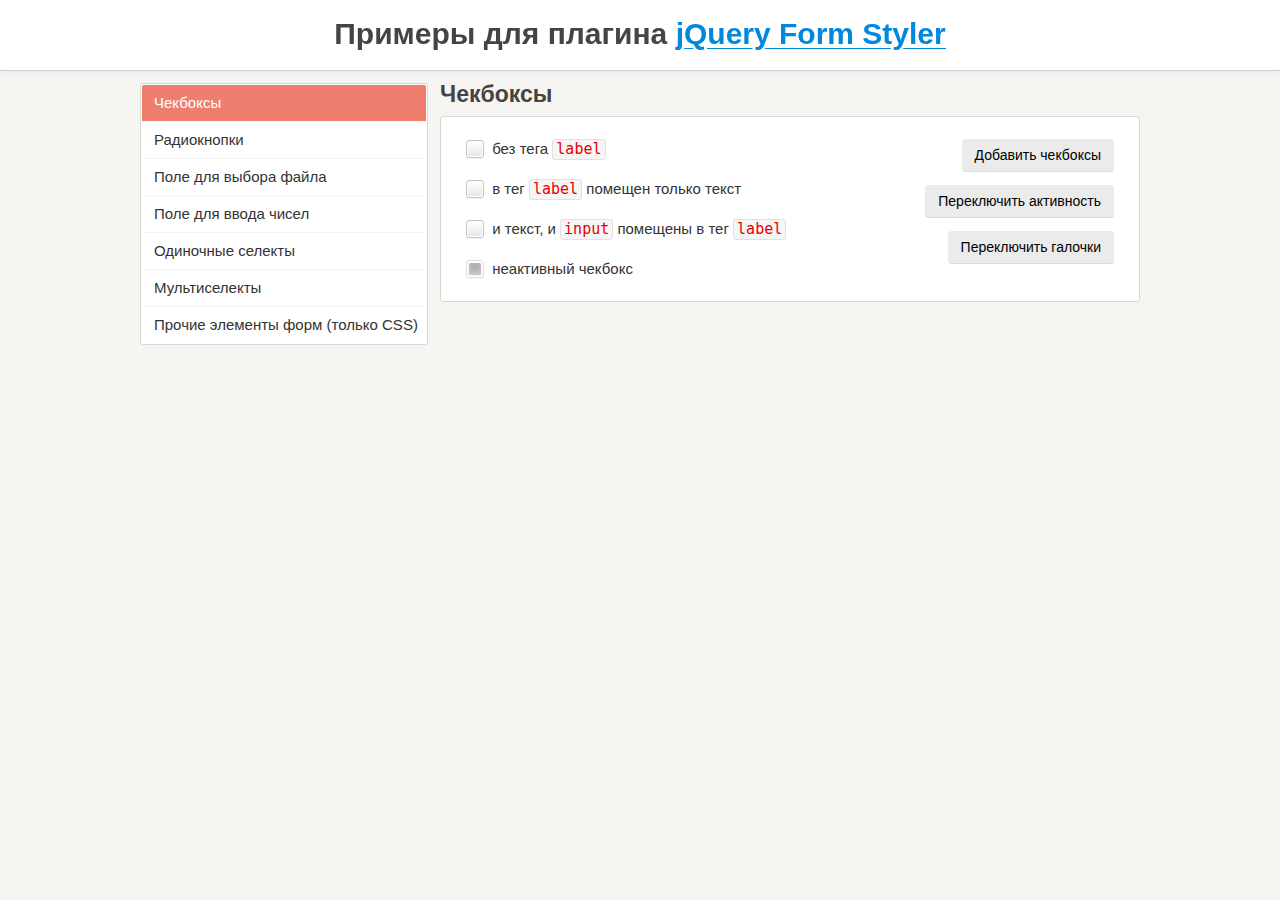
<file: libs/jQueryFormStyler-master/demo/index.html>
<!DOCTYPE html>
<html>
<head>
	<meta charset="utf-8" />
	<meta name="viewport" content="width=device-width, initial-scale=1.0" />
	<title>Примеры для плагина jQuery Form Styler</title>
	<link href="demo.css" rel="stylesheet" />
	<link href="../jquery.formstyler.css" rel="stylesheet" />
	<script src="http://ajax.googleapis.com/ajax/libs/jquery/1.11.3/jquery.min.js"></script>
	<script src="../jquery.formstyler.js"></script>
	<script>
		(function($) {
		$(function() {
			$('input, select').styler({
				selectSearch: true
			});
		});
		})(jQuery);
	</script>
	<script src="demo.js"></script>
</head>

<body>

<h1>Примеры для плагина <a href="http://dimox.name/jquery-form-styler/">jQuery Form Styler</a></h1>

<form method="post">
<div class="wrapper">

	<ul class="menu">
		<li class="current" data-hash="checkbox">Чекбоксы</li>
		<li data-hash="radio">Радиокнопки</li>
		<li data-hash="file">Поле для выбора файла</li>
		<li data-hash="number">Поле для ввода чисел</li>
		<li data-hash="select">Одиночные селекты</li>
		<li data-hash="multiselect">Мультиселекты</li>
		<li data-hash="css">Прочие элементы форм (только CSS)</li>
	</ul>

	<div class="content">

		<div class="box visible">
			<h2>Чекбоксы</h2>

			<div class="section lh">
				<div class="buttons">
					<button type="submit" class="button  add-checkbox">Добавить чекбоксы</button>
					<button type="submit" class="button  disable-input">Переключить активность</button>
					<button type="submit" class="button  check">Переключить галочки</button>
				</div>
				<input type="checkbox" /> без тега <code>label</code><br />
				<span id="r"><input type="checkbox" id="checkbox1" /></span> <label for="checkbox1"> в тег <code>label</code> помещен только текст</label><br />
				<label><input type="checkbox" /> и текст, и <code>input</code> помещены в тег <code>label</code></label><br />
				<label><input type="checkbox" disabled checked /> неактивный чекбокс</label>
			</div><!-- .section -->
		</div><!-- .box -->

		<div class="box">
			<h2>Радиокнопки</h2>

			<div class="section lh">
				<div class="buttons">
					<button type="submit" class="button  add-radio">Добавить радиокнопки</button>
					<button type="submit" class="button  disable-input">Переключить активность</button>
				</div>
				<input type="radio" name="radio" /> без тега <code>label</code><br />
				<input type="radio" name="radio" id="radio1" /> <label for="radio1"> в тег <code>label</code> помещен только текст</label><br />
				<label><input type="radio" name="radio" /> и текст, и <code>input</code> помещены в тег <code>label</code></label><br />
				<label><input type="radio" name="radio" disabled /> неактивная радиокнопка</label>
			</div><!-- .section -->
		</div><!-- .box -->

		<div class="box">
			<h2>Поле для выбора файла</h2>

			<div class="section">
				<div class="buttons">
					<button type="submit" class="button  add-file">Добавить поле</button>
					<button type="submit" class="button  disable-input">Переключить активность</button>
				</div>
				<input type="file" />
			</div><!-- .section -->
		</div><!-- .box -->

		<div class="box">
			<h2>Поле для ввода чисел</h2>

			<div class="section">
				<div class="buttons">
					<button type="submit" class="button  add-number">Добавить поле</button>
					<button type="submit" class="button  disable-input">Переключить активность</button>
				</div>
				<p>Поле без атрибутов.</p>
				<input type="number" />
			</div><!-- .section -->

			<div class="section">
				<p>Поле с атрибутами <code>min="0" max="100" step="5"</code>.</p>
				<input type="number" min="0" max="100" step="5" />
			</div><!-- .section -->

			<div class="section  number-plus-minus">
			<p>Другой вид переключателей.</p>
				<input type="number" />
			</div><!-- .section -->
		</div><!-- .box -->

		<div class="box">

			<h2>Одиночные селекты</h2>

			<p style="color: #43C617">По умолчанию ширина селекта на этой странице установлена 250 пикселей.</p>

			<div class="section">
				<div class="buttons">
					<button type="submit" class="button  add-select">Добавить селект</button>
					<button type="submit" class="button  add-options">Добавить пункты в список</button>
					<button type="submit" class="button  disable-select">Переключить активность селекта</button>
					<button type="submit" class="button  disable-options">Переключить активность пунктов</button>
				</div>
				<p><strong>Простой селект</strong> с несколькими пунктами, <br />один из них неактивный.</p>
				<select>
					<option>-- Выберите --</option>
					<option>Пункт 1</option>
					<option>Пункт 2</option>
					<option disabled>Пункт 3</option>
					<option>Пункт 4</option>
					<option>Пункт 5</option>
				</select>
			</div><!-- .section -->

			<div class="section">

				<p>Селект <strong>без заданной ширины</strong>, имеющий пункт <strong>с длинным текстом</strong>.</p>
				<select class="width-auto">
					<option>-- Выберите --</option>
					<option>Пункт 1</option>
					<option>Пункт 2</option>
					<option>Какой-то пункт с очень-очень-очень длинным-длинным-длинным текстом</option>
					<option>Пункт 4</option>
					<option>Пункт 5</option>
				</select>

				<br /><br />

				<p>Селект <strong>с шириной 200 пикселей</strong>, имеющий пункт <strong>с длинным текстом</strong>.</p>
				<select class="width-200">
					<option>-- Выберите --</option>
					<option>Пункт 1</option>
					<option>Пункт 2</option>
					<option>Какой-то пункт с очень-очень-очень длинным-длинным-длинным текстом</option>
					<option>Пункт 4</option>
					<option>Пункт 5</option>
				</select>

			</div><!-- .section -->

			<div class="section">

				<div class="sec maxheight">
					<p>Выпадающий список этого селекта <br /><strong>органичен по высоте</strong>.</p>
					<select>
						<option>-- Выберите --</option>
						<option>Пункт 1</option>
						<option>Пункт 2</option>
						<option>Пункт 3</option>
						<option>Пункт 4</option>
						<option>Пункт 5</option>
						<option>Пункт 6</option>
						<option>Пункт 7</option>
						<option>Пункт 8</option>
						<option>Пункт 9</option>
						<option>Пункт 10</option>
						<option>Пункт 11</option>
						<option>Пункт 12</option>
						<option>Пункт 13</option>
						<option>Пункт 14</option>
						<option>Пункт 15</option>
						<option>Пункт 16</option>
						<option>Пункт 17</option>
						<option>Пункт 18</option>
						<option>Пункт 19</option>
						<option>Пункт 20</option>
						<option>Пункт 21</option>
						<option>Пункт 22</option>
						<option>Пункт 23</option>
						<option>Пункт 24</option>
						<option>Пункт 25</option>
						<option>Пункт 26</option>
						<option>Пункт 27</option>
						<option>Пункт 28</option>
						<option>Пункт 29</option>
						<option>Пункт 30</option>
					</select>
				</div><!-- .sec -->

				<div class="sec">
					<p>Селект <strong>с длинным списком</strong>, не ограниченным максимальной высотой.</p>
					<select>
						<option>-- Выберите --</option>
						<option>Пункт 1</option>
						<option>Пункт 2</option>
						<option>Пункт 3</option>
						<option>Пункт 4</option>
						<option>Пункт 5</option>
						<option>Пункт 6</option>
						<option>Пункт 7</option>
						<option>Пункт 8</option>
						<option>Пункт 9</option>
						<option>Пункт 10</option>
						<option>Пункт 11</option>
						<option>Пункт 12</option>
						<option>Пункт 13</option>
						<option>Пункт 14</option>
						<option>Пункт 15</option>
						<option>Пункт 16</option>
						<option>Пункт 17</option>
						<option>Пункт 18</option>
						<option>Пункт 19</option>
						<option>Пункт 20</option>
						<option>Пункт 21</option>
						<option>Пункт 22</option>
						<option>Пункт 23</option>
						<option>Пункт 24</option>
						<option>Пункт 25</option>
						<option>Пункт 26</option>
						<option>Пункт 27</option>
						<option>Пункт 28</option>
						<option>Пункт 29</option>
						<option>Пункт 30</option>
						<option>Пункт 31</option>
						<option>Пункт 32</option>
						<option>Пункт 33</option>
						<option>Пункт 34</option>
						<option>Пункт 35</option>
						<option>Пункт 36</option>
						<option>Пункт 37</option>
						<option>Пункт 38</option>
						<option>Пункт 39</option>
						<option>Пункт 40</option>
						<option>Пункт 41</option>
						<option>Пункт 42</option>
						<option>Пункт 43</option>
						<option>Пункт 44</option>
						<option>Пункт 45</option>
						<option>Пункт 46</option>
						<option>Пункт 47</option>
						<option>Пункт 48</option>
						<option>Пункт 49</option>
						<option>Пункт 50</option>
						<option>Пункт 51</option>
						<option>Пункт 52</option>
						<option>Пункт 53</option>
						<option>Пункт 54</option>
						<option>Пункт 55</option>
						<option>Пункт 56</option>
						<option>Пункт 57</option>
						<option>Пункт 58</option>
						<option>Пункт 59</option>
						<option>Пункт 60</option>
						<option>Пункт 61</option>
						<option>Пункт 62</option>
						<option>Пункт 63</option>
						<option>Пункт 64</option>
						<option>Пункт 65</option>
						<option>Пункт 66</option>
						<option>Пункт 67</option>
						<option>Пункт 68</option>
						<option>Пункт 69</option>
						<option>Пункт 70</option>
						<option>Пункт 71</option>
						<option>Пункт 72</option>
						<option>Пункт 73</option>
						<option>Пункт 74</option>
						<option>Пункт 75</option>
						<option>Пункт 76</option>
						<option>Пункт 77</option>
						<option>Пункт 78</option>
						<option>Пункт 79</option>
						<option>Пункт 80</option>
						<option>Пункт 81</option>
						<option>Пункт 82</option>
						<option>Пункт 83</option>
						<option>Пункт 84</option>
						<option>Пункт 85</option>
						<option>Пункт 86</option>
						<option>Пункт 87</option>
						<option>Пункт 88</option>
						<option>Пункт 89</option>
						<option>Пункт 90</option>
						<option>Пункт 91</option>
						<option>Пункт 92</option>
						<option>Пункт 93</option>
						<option>Пункт 94</option>
						<option>Пункт 95</option>
						<option>Пункт 96</option>
						<option>Пункт 97</option>
						<option>Пункт 98</option>
						<option>Пункт 99</option>
						<option>Пункт 100</option>
					</select>
				</div><!-- .sec -->

			</div><!-- .section -->

			<div class="section">

				<div class="sec">
					<p>Проверяем, правильное ли значение передается при изменении. У оригинального селекта прописано: <code>onchange="alert(this.value)"</code>.</p>
					<select onchange="alert(this.value)">
						<option>-- Выберите --</option>
						<option>Пункт 1</option>
						<option>Пункт 2</option>
						<option>Пункт 3</option>
						<option>Пункт 4</option>
						<option>Пункт 5</option>
					</select>
				</div><!-- .sec -->

				<div class="sec">
					<p>Селект <strong>с замещающим текстом</strong> (placeholder). Текст "-- Выберите --" задан не через тег <code>option</code>, а через атрибут <code>data-placeholder</code>.</p>
					<select data-placeholder="-- Выберите --">
						<option label="-"></option>
						<option>Пункт 1</option>
						<option>Пункт 2</option>
						<option>Пункт 3</option>
						<option>Пункт 4</option>
						<option>Пункт 5</option>
					</select>
				</div><!-- .sec -->

			</div><!-- .section -->

			<div class="section">

				<div class="sec">
					<p>Селект <strong>с группировкой пунктов</strong> <br />(используется тег <code>optgroup</code>), один из них неактивный.</p>
					<select>
						<option>-- Выберите --</option>
						<optgroup label="Группа 1">
							<option>Пункт 1.1</option>
							<option>Пункт 1.2</option>
							<option>Пункт 1.3</option>
						</optgroup>
						<optgroup label="Группа 2">
							<option>Пункт 2.1</option>
							<option disabled>Пункт 2.2</option>
							<option>Пункт 2.3</option>
						</optgroup>
					</select>
				</div><!-- .sec -->

				<div class="sec">
					<p>Селект с выделением групп <strong>разными цветами</strong> (указаны классы <code>.color1</code> и <code>.color2</code> для <code>optgroup</code>).</p>
					<select>
						<option>-- Выберите --</option>
						<optgroup label="Группа 1" class="color1">
							<option>Пункт 1.1</option>
							<option>Пункт 1.2</option>
							<option>Пункт 1.3</option>
						</optgroup>
						<optgroup label="Группа 2" class="color2">
							<option>Пункт 2.1</option>
							<option>Пункт 2.2</option>
							<option>Пункт 2.3</option>
						</optgroup>
					</select>
				</div><!-- .sec -->

			</div><!-- .section -->

			<div class="section">

				<div class="sec showChanged">
					<p>Показываем, что селект изменен, используя класс <code>.changed</code> (появляется зеленая обводка).</p>
					<select>
						<option>-- Выберите --</option>
						<option>Пункт 1</option>
						<option>Пункт 2</option>
						<option>Пункт 3</option>
						<option>Пункт 4</option>
						<option>Пункт 5</option>
					</select>
				</div><!-- .sec -->

				<div class="sec lang">
					<p>Класс, указаннный для <code>option</code>, передается свернутом селекту, благодаря чему мы в нем видим флаг.</p>
					<select>
						<option>-- Выберите язык --</option>
						<option class="lang-en">Английский</option>
						<option class="lang-es">Испанский</option>
						<option class="lang-de">Немецкий</option>
						<option class="lang-ru">Русский</option>
						<option class="lang-fr">Французский</option>
					</select>
				</div><!-- .sec -->

			</div><!-- .section -->

			<br /><br /><br /><br /><br /><br /><br /><br /><br /><br />

		</div><!-- .box -->

		<div class="box">

			<h2>Мультиселекты</h2>

			<div class="section">
				<div class="buttons">
					<button type="submit" class="button  add-select  multiple">Добавить селект</button>
					<button type="submit" class="button  add-options">Добавить пункты в список</button>
					<button type="submit" class="button  disable-select">Переключить активность селекта</button>
					<button type="submit" class="button  disable-options">Переключить активность пунктов</button>
				</div>
				<p><strong>Мультиселект</strong>, один из пунктов неактивный, <br />параметр <code>size</code> не указан.</p>
				<select multiple>
					<option>-- Выберите --</option>
					<option>Пункт 1</option>
					<option>Пункт 2</option>
					<option disabled>Пункт 3</option>
					<option>Пункт 4</option>
					<option>Пункт 5</option>
				</select>
			</div><!-- .section -->

			<div class="section">
				<p>Мультиселект <strong>с параметром</strong> <code>size</code> <strong>равным</strong> <code>6</code> и <strong>с заданной шириной</strong> (400 пикселей).</p>
				<select multiple size="6" class="width-400">
					<option>-- Выберите один или несколько пунктов --</option>
					<option>Пункт 1</option>
					<option>Пункт 2</option>
					<option>Пункт 3</option>
					<option>Пункт 4</option>
					<option>Пункт 5</option>
				</select>
			</div><!-- .section -->

			<div class="section">

				<div class="sec">
					<p>Мультиселект <strong>с группировкой пунктов</strong> (используется тег <code>optgroup</code>), один из них неактивный.</p>
					<select multiple size="9">
						<option>-- Выберите --</option>
						<optgroup label="Группа 1">
							<option>Пункт 1.1</option>
							<option>Пункт 1.2</option>
							<option>Пункт 1.3</option>
						</optgroup>
						<optgroup label="Группа 2">
							<option>Пункт 2.1</option>
							<option disabled>Пункт 2.2</option>
							<option>Пункт 2.3</option>
						</optgroup>
					</select>
				</div><!-- .sec -->

				<div class="sec">
					<p>Мультиселект с выделением групп <strong>разными цветами</strong> (указаны классы <code>.color1</code> и <code>.color2</code> для <code>optgroup</code>).</p>
					<select multiple size="9">
						<option>-- Выберите --</option>
						<optgroup label="Группа 1" class="color1">
							<option>Пункт 1.1</option>
							<option>Пункт 1.2</option>
							<option>Пункт 1.3</option>
						</optgroup>
						<optgroup label="Группа 2" class="color2">
							<option>Пункт 2.1</option>
							<option>Пункт 2.2</option>
							<option>Пункт 2.3</option>
						</optgroup>
					</select>
				</div><!-- .sec -->

			</div><!-- .section -->

		</div><!-- .box -->

		<div class="box">

			<h2>Прочие элементы форм (только CSS)</h2>

			<div class="section css">
				<p>Стилизация данных элементов <strong>не требует наличия плагина</strong>.</p>

				<input class="styler" type="text" size="60" placeholder="Однострочное текстовое поле..." /> <code>&lt;input type="text"></code>

				<input class="styler" type="password" size="60" placeholder="Поле для ввода пароля..." /> <code>&lt;input type="password"></code>

				<textarea class="styler" cols="60" rows="5" placeholder="Многострочное текстовое поле..."></textarea> <code>&lt;textarea>&lt;/textarea></code><br />

				<input class="styler" type="button" value="Кнопка" /> <code>&lt;input type="button"></code><br />

				<button class="styler" type="submit">Кнопка</button> <code>&lt;button>&lt;/button></code><br />

				<input class="styler" type="reset" value="Сброс" /> <code>&lt;input type="reset"></code><br />

				<input class="styler" type="button" value="Кнопка неактивная" disabled /> <code>&lt;input type="button" disabled></code><br />
				<button class="styler" type="submit" disabled>Кнопка неактивная</button> <code>&lt;button disabled>&lt;/button></code>

			</div><!-- .section -->

		</div><!-- .box -->

	</div><!-- .content -->

</div><!-- .wrapper -->
</form>

</body>
</html>
</file>
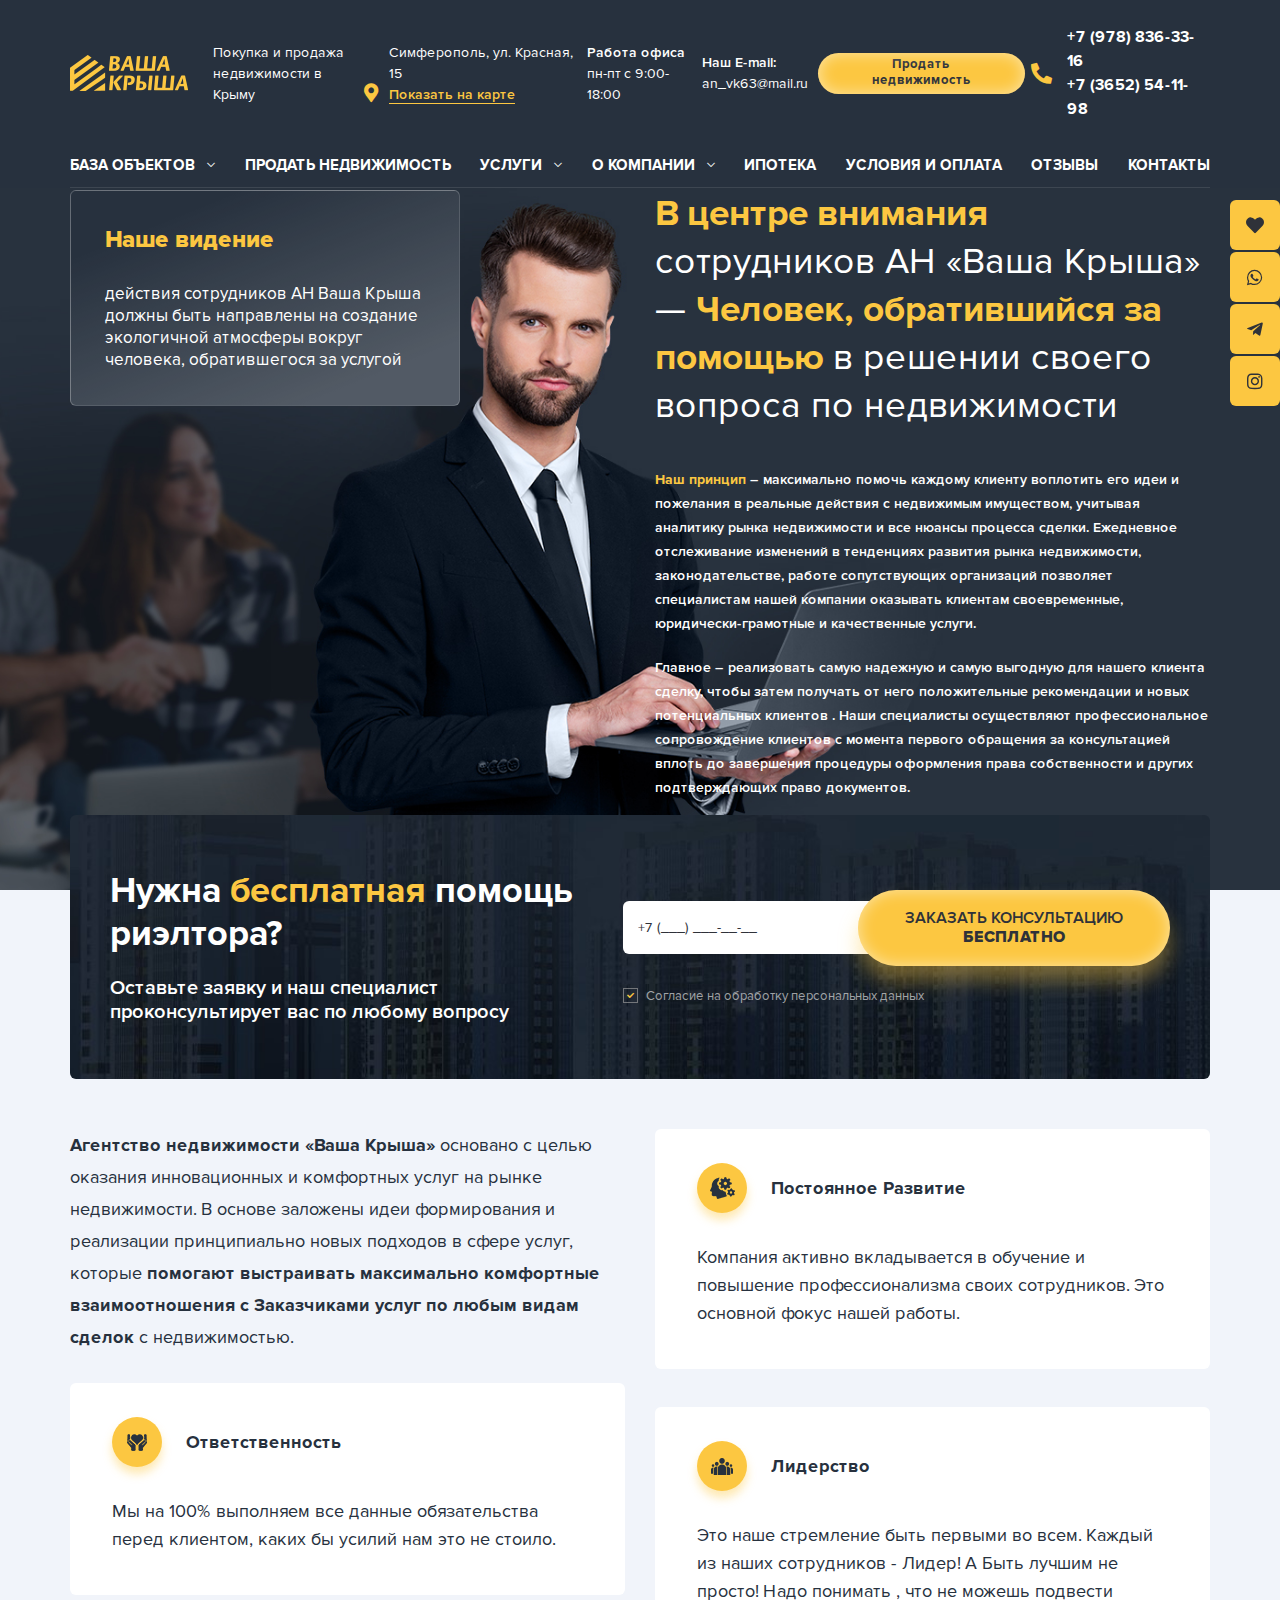
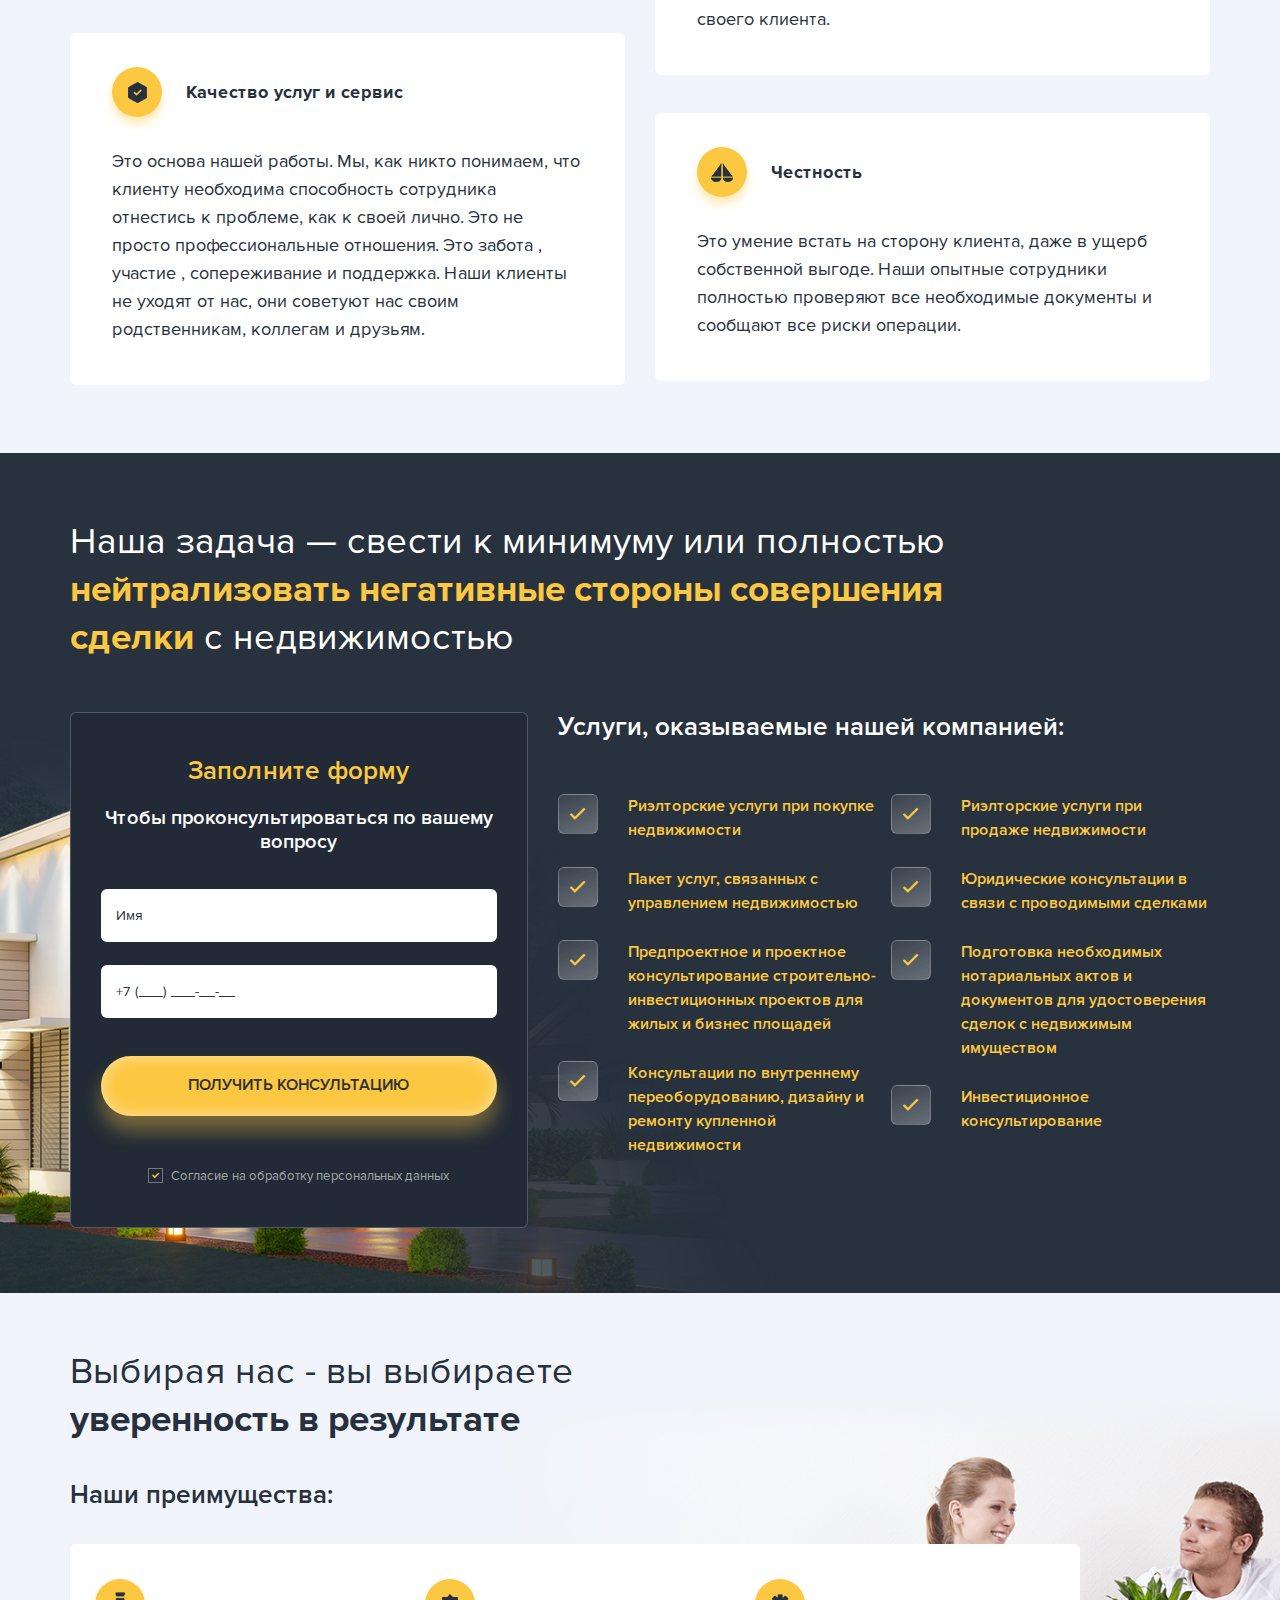
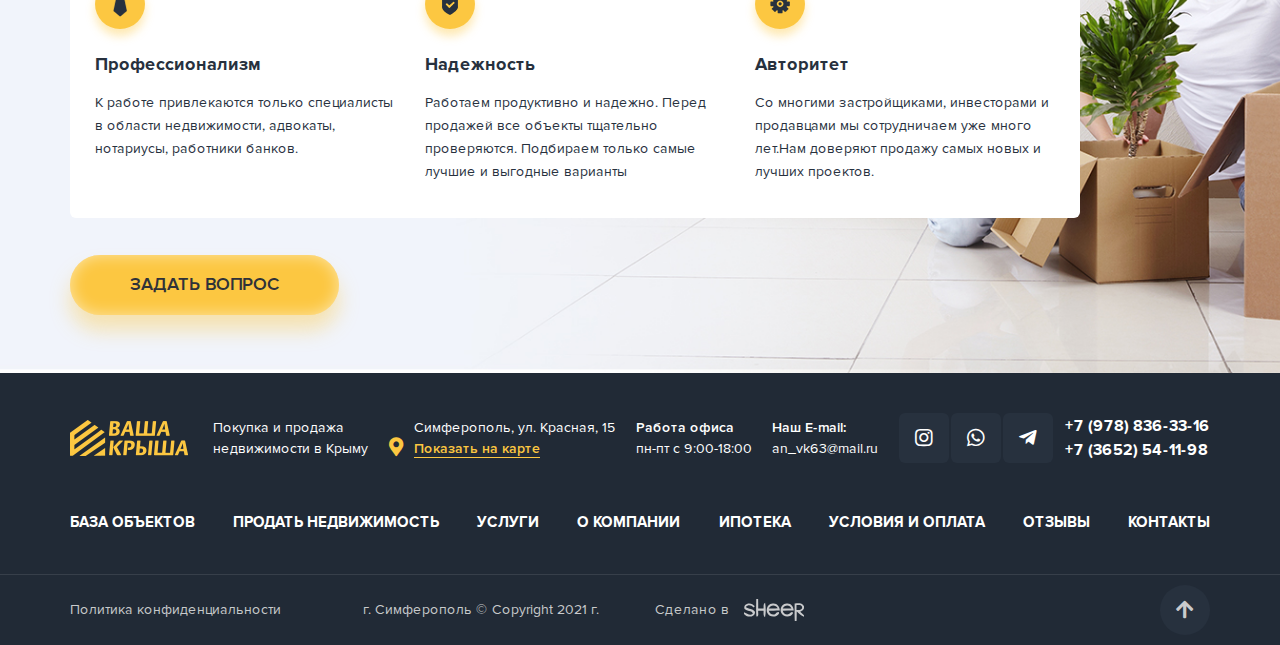
<file: about.html>
<!DOCTYPE html>
<!--[if lt IE 7]><html lang="ru" class="lt-ie9 lt-ie8 lt-ie7"><![endif]-->
<!--[if IE 7]><html lang="ru" class="lt-ie9 lt-ie8"><![endif]-->
<!--[if IE 8]><html lang="ru" class="lt-ie9"><![endif]-->
<!--[if gt IE 8]><!-->
<html lang="ru">
<!--<![endif]-->
<head>
	<meta charset="utf-8" />
	<title>Заголовок</title>
	<meta name="description" content="" />
	<meta http-equiv="X-UA-Compatible" content="IE=edge" />
	<meta name="viewport" content="width=device-width, initial-scale=1.0" />
	<meta name="format-detection" content="telephone=no" />
	<link rel="shortcut icon" href="favicon.png" />
	<link rel="stylesheet" href="libs/bootstrap/bootstrap-grid.css" />
	<link rel="stylesheet" href="libs/fontawesome-free-5.12.0-web/css/all.min.css" />
	<link rel="stylesheet" href="libs/ion.rangeSlider-master/css/ion.rangeSlider.min.css" />
	<link rel="stylesheet" href="libs/fancybox/jquery.fancybox.css" />
	<link rel="stylesheet" href="libs/slick-1.5.9/slick/slick.css" />
	<link rel="stylesheet" href="libs/slick-1.5.9/slick/slick-theme.css" />
	<link rel="stylesheet" href="css/fonts.css" />
	<link rel="stylesheet" href="css/main.css?ver=1.11" />
	<link rel="stylesheet" href="css/media.css?ver=1.11" />
</head>
<body>

	<div class="wrapper wrapper_page">

		<ul class="buttons-fixed"> 
			<li><a href="#"><i class="fas fa-heart"></i></a></li>
			<li><a href="#"><i class="fab fa-whatsapp"></i></a></li>
			<li><a href="#"><i class="fab fa-telegram-plane"></i></a></li>
			<li><a href="#"><i class="fab fa-instagram"></i></a></li>
		</ul>

		<header class="header default">
			<div class="container">
				<div class="header__wrap"> 
					<div class="logo-wrap">
						<a href="#" class="logo">
							<img src="img/logo.png" alt="alt">
						</a>
						<div class="logo-descr">Покупка и продажа недвижимости в Крыму</div>
					</div>
					<div class="location-item">
						<i class="fas fa-map-marker-alt"></i>
						<p>Симферополь, ул. Красная, 15</p>
						<a href="#" class="link-simple">Показать на карте</a>
					</div>
					<div class="contact-item">
						<p><strong>Работа офиса</strong></p>
						<p>пн-пт с 9:00-18:00</p>
					</div>
					<div class="contact-item">
						<p><strong>Наш E-mail:</strong></p>
						<p><a href="mailto:an_vk63@mail.ru">an_vk63@mail.ru</a></p>
					</div>
					<a href="#modal-add" class="btn-main fancybox">Продать недвижимость</a>
					<div class="phones-item">
						<i class="fas fa-phone-alt"></i>
						<p><a href="tel:+79788363316">+7 (978) 836-33-16</a></p>
						<p><a href="tel:+73652541198">+7 (3652) 54-11-98</a></p>
					</div>
					<span class="btn_nav">
						<span class='sandwich'>
							<span class='sw-topper'></span>
							<span class='sw-bottom'></span>
							<span class='sw-footer'></span>
						</span>
					</span>
				</div>
				<ul class="menu">
					<li class="menu__haschild">
						<a href="#">База объектов</a>
						<ul>
							<li><a href="#">Пункт 1</a></li>
							<li><a href="#">Пункт 2</a></li>
							<li><a href="#">Пункт 3</a></li>
							<li><a href="#">Пункт 4</a></li>
						</ul>
					</li>
					<li><a href="#">Продать недвижимость</a></li>
					<li class="menu__haschild">
						<a href="#">Услуги</a>
						<ul>
							<li><a href="#">Пункт 1</a></li>
							<li><a href="#">Пункт 2</a></li>
							<li><a href="#">Пункт 3</a></li>
							<li><a href="#">Пункт 4</a></li>
						</ul>
					</li>
					<li class="menu__haschild">
						<a href="#">О компании</a>
						<ul>
							<li><a href="#">Пункт 1</a></li>
							<li><a href="#">Пункт 2</a></li>
							<li><a href="#">Пункт 3</a></li>
							<li><a href="#">Пункт 4</a></li>
						</ul>
					</li>
					<li><a href="#">Ипотека</a></li>
					<li><a href="#">Условия и оплата</a></li>
					<li><a href="#">Отзывы</a></li>
					<li><a href="#">Контакты</a></li>
				</ul>
			</div>
			<div class="menu-mobile">
				<ul class="menu">
					<li class="menu__haschild">
						<a href="#">База объектов</a>
						<ul>
							<li><a href="#">Пункт 1</a></li>
							<li><a href="#">Пункт 2</a></li>
							<li><a href="#">Пункт 3</a></li>
							<li><a href="#">Пункт 4</a></li>
						</ul>
					</li>
					<li><a href="#">Продать недвижимость</a></li>
					<li class="menu__haschild">
						<a href="#">Услуги</a>
						<ul>
							<li><a href="#">Пункт 1</a></li>
							<li><a href="#">Пункт 2</a></li>
							<li><a href="#">Пункт 3</a></li>
							<li><a href="#">Пункт 4</a></li>
						</ul>
					</li>
					<li class="menu__haschild">
						<a href="#">О компании</a>
						<ul>
							<li><a href="#">Пункт 1</a></li>
							<li><a href="#">Пункт 2</a></li>
							<li><a href="#">Пункт 3</a></li>
							<li><a href="#">Пункт 4</a></li>
						</ul>
					</li>
					<li><a href="#">Ипотека</a></li>
					<li><a href="#">Условия и оплата</a></li>
					<li><a href="#">Отзывы</a></li>
					<li><a href="#">Контакты</a></li>
				</ul>
				<a href="#modal-add" class="btn-main fancybox">Продать недвижимость</a>
				<div class="location-item">
					<i class="fas fa-map-marker-alt"></i>
					<p>Симферополь, ул. Красная, 15</p>
					<a href="#" class="link-simple">Показать на карте</a>
				</div>
				<div class="contact-item">
					<p><strong>Работа офиса</strong></p>
					<p>пн-пт с 9:00-18:00</p>
				</div>
				<div class="contact-item">
					<p><strong>Наш E-mail:</strong></p>
					<p><a href="mailto:an_vk63@mail.ru">an_vk63@mail.ru</a></p>
				</div>
				<div class="phones-item">
					<i class="fas fa-phone-alt"></i>
					<p><a href="tel:+79788363316">+7 (978) 836-33-16</a></p>
					<p><a href="tel:+73652541198">+7 (3652) 54-11-98</a></p>
				</div>
				<ul class="social-links">
					<li><a href="#"><i class="fab fa-instagram"></i></a></li>
					<li><a href="#"><i class="fab fa-whatsapp"></i></a></li>
					<li><a href="#"><i class="fab fa-telegram-plane"></i></a></li>
				</ul>
			</div>
		</header>

		<section class="about section-dark">
			<div class="container">
				<div class="row">
					<div class="col-lg-6">
						<div class="about-min">
							<div class="about-min__title">Наше видение</div>
							<p>действия сотрудников АН Ваша Крыша должны быть направлены на создание экологичной атмосферы вокруг человека, обратившегося за услугой</p>
						</div>
					</div>
					<div class="col-lg-6 about__right">
						<h1 class="title-section"><strong>В центре внимания</strong> сотрудников АН «Ваша Крыша» — <strong>Человек, обратившийся за помощью</strong> в решении своего вопроса по недвижимости</h1>
						<p><span>Наш принцип</span> – максимально помочь каждому клиенту воплотить его идеи и пожелания в реальные действия с недвижимым имуществом, учитывая аналитику рынка недвижимости и все нюансы процесса сделки. Ежедневное отслеживание изменений в тенденциях развития рынка недвижимости, законодательстве, работе сопутствующих организаций позволяет специалистам нашей компании оказывать клиентам своевременные, юридически-грамотные и качественные услуги. </p>
						<p>Главное – реализовать самую надежную и самую выгодную для нашего клиента сделку, чтобы затем получать от него положительные рекомендации и новых потенциальных клиентов . Наши специалисты осуществляют профессиональное сопровождение клиентов с момента первого обращения за консультацией вплоть до завершения процедуры оформления права собственности и других подтверждающих право документов.</p>
					</div>
				</div>
			</div>
		</section>

		<section class="about-info">
			<div class="container">
				<div class="consult-block">
					<div class="consult-block__left">
						<div class="title-middle">Нужна <span>бесплатная</span> помощь риэлтора?</div>
						<div class="descr-big">Оставьте заявку и наш специалист проконсультирует вас по любому вопросу</div>
					</div>
					<div class="consult-block__right">
						<form>
							<div class="form-line">
								<div class="item-form">
									<input type="text" placeholder="+7 (___) ___-__-__" required="required" class="input-phone">
								</div>
								<button class="btn-main">заказать консультацию <strong>бесплатно</strong></button>
							</div>
							<div class="checkbox">
								<label>
									<input type="checkbox" required="required" checked="checked" />
									<span>Согласие на обработку персональных данных</span>
								</label>
							</div>
						</form>
					</div>
				</div>
				<div class="row">
					<div class="col-lg-6">
						<div class="item-about-simple">
							<p><strong>Агентство недвижимости «Ваша Крыша»</strong> основано с целью оказания инновационных и комфортных услуг на рынке недвижимости. В основе заложены идеи формирования и реализации принципиально новых подходов в сфере услуг, которые <strong>помогают выстраивать максимально комфортные взаимоотношения с Заказчиками услуг по любым видам сделок</strong> с недвижимостью.</p>
						</div>
						<div class="item-about">
							<div class="item-about__head">
								<div class="icon-page">
									<img src="img/ic_about1.png" alt="alt">
								</div>
								<div class="title-min">Ответственность</div>
							</div>
							<p>Мы на 100% выполняем все данные обязательства перед клиентом, каких бы усилий нам это не стоило.</p>
						</div>
						<div class="item-about">
							<div class="item-about__head">
								<div class="icon-page">
									<img src="img/ic_about2.png" alt="alt">
								</div>
								<div class="title-min">Качество услуг и сервис</div>
							</div>
							<p>Это основа нашей работы. Мы, как никто понимаем, что клиенту необходима способность сотрудника отнестись к проблеме, как к своей лично. Это не просто профессиональные отношения. Это забота , участие , сопереживание и поддержка. Наши клиенты не уходят от нас, они советуют нас своим родственникам, коллегам и друзьям.</p>
						</div>
					</div>
					<div class="col-lg-6">
						<div class="item-about">
							<div class="item-about__head">
								<div class="icon-page">
									<img src="img/ic_about3.png" alt="alt">
								</div>
								<div class="title-min">Постоянное Развитие</div>
							</div>
							<p>Компания активно вкладывается в обучение и повышение профессионализма своих сотрудников. Это основной фокус нашей работы.</p>
						</div>
						<div class="item-about">
							<div class="item-about__head">
								<div class="icon-page">
									<img src="img/ic_about4.png" alt="alt">
								</div>
								<div class="title-min">Лидерство</div>
							</div>
							<p>Это наше стремление быть первыми во всем. Каждый из наших сотрудников - Лидер! А Быть лучшим не просто! Надо понимать , что не можешь подвести своего клиента.</p>
						</div>
						<div class="item-about">
							<div class="item-about__head">
								<div class="icon-page">
									<img src="img/ic_about5.png" alt="alt">
								</div>
								<div class="title-min">Честность</div>
							</div>
							<p>Это умение встать на сторону клиента, даже в ущерб собственной выгоде. Наши опытные сотрудники полностью проверяют все необходимые документы и сообщают все риски операции.</p>
						</div>
					</div>
				</div>
			</div>
		</section>

		<section class="about-services section-dark">
			<div class="container">
				<h2 class="title-section">Наша задача — свести к минимуму или полностью <strong>нейтрализовать негативные стороны совершения сделки</strong> с недвижимостью</h2>
				<div class="row">
					<div class="col-lg-5">
						<div class="block-form">
							<div class="title-small">Заполните форму</div>
							<div class="descr-big">Чтобы проконсультироваться по вашему вопросу</div>
							<form>
								<div class="item-form">
									<input type="text" placeholder="Имя" required="required">
								</div>
								<div class="item-form">
									<input type="text" placeholder="+7 (___) ___-__-__" required="required" class="input-phone">
								</div>
								<button class="btn-main">получить консультацию</button>
								<div class="checkbox-wrap">
									<div class="checkbox">
										<label>
											<input type="checkbox" required="required" checked="checked" />
											<span>Согласие на обработку персональных данных</span>
										</label>
									</div>
								</div>
							</form>
						</div>
					</div>
					<div class="col-lg-7">
						<div class="title-small">Услуги, оказываемые нашей компанией:</div>
						<ul class="list-main">
							<li>Риэлторские услуги при покупке недвижимости</li>
							<li>Пакет услуг, связанных с управлением недвижимостью</li>
							<li>Предпроектное и проектное консультирование строительно- инвестиционных проектов для жилых и бизнес площадей</li>
							<li>Консультации по внутреннему переоборудованию, дизайну и ремонту купленной недвижимости</li>
							<li>Риэлторские услуги при продаже недвижимости</li>
							<li>Юридические консультации в связи с проводимыми сделками</li>
							<li>Подготовка необходимых нотариальных актов и документов для удостоверения сделок с недвижимым имуществом</li>
							<li>Инвестиционное консультирование</li>
						</ul>
					</div>
				</div>
			</div>
		</section>

		<section class="about-advantages">
			<div class="container">
				<h2 class="title-section">Выбирая нас - вы выбираете <strong>уверенность в результате</strong></h2>
				<div class="title-small">Наши преимущества:</div>
				<div class="block-advantages">
					<div class="row">
						<div class="col-lg-4">
							<div class="icon-page">
								<img src="img/ic_avd1.png" alt="alt">
							</div>
							<div class="title-min">Профессионализм</div>
							<p>К работе привлекаются только специалисты в области недвижимости, адвокаты, нотариусы, работники банков.</p>
						</div>
						<div class="col-lg-4">
							<div class="icon-page">
								<img src="img/ic_avd2.png" alt="alt">
							</div>
							<div class="title-min">Надежность</div>
							<p>Работаем продуктивно и надежно. Перед продажей все объекты тщательно проверяются. Подбираем только самые лучшие и выгодные варианты</p>
						</div>
						<div class="col-lg-4">
							<div class="icon-page">
								<img src="img/ic_avd3.png" alt="alt">
							</div>
							<div class="title-min">Авторитет</div>
							<p>Со многими застройщиками, инвесторами и продавцами мы сотрудничаем уже много лет.Нам доверяют продажу самых новых и лучших проектов.</p>
						</div>
					</div>
				</div>
				<a href="#" class="btn-main">Задать вопрос</a>
			</div>
		</section>

		<footer class="footer">
			<div class="container">
				<div class="footer__wrap"> 
					<div class="logo-wrap">
						<a href="#" class="logo">
							<img src="img/logo.png" alt="alt">
						</a>
						<div class="logo-descr">Покупка и продажа недвижимости в Крыму</div>
					</div>
					<div class="location-item">
						<i class="fas fa-map-marker-alt"></i>
						<p>Симферополь, ул. Красная, 15</p>
						<a href="#" class="link-simple">Показать на карте</a>
					</div>
					<div class="contact-item">
						<p><strong>Работа офиса</strong></p>
						<p>пн-пт с 9:00-18:00</p>
					</div>
					<div class="contact-item">
						<p><strong>Наш E-mail:</strong></p>
						<p><a href="mailto:an_vk63@mail.ru">an_vk63@mail.ru</a></p>
					</div>
					<ul class="social-links">
						<li><a href="#"><i class="fab fa-instagram"></i></a></li>
						<li><a href="#"><i class="fab fa-whatsapp"></i></a></li>
						<li><a href="#"><i class="fab fa-telegram-plane"></i></a></li>
					</ul>
					<div class="phones-item">
						<p><a href="tel:+79788363316">+7 (978) 836-33-16</a></p>
						<p><a href="tel:+73652541198">+7 (3652) 54-11-98</a></p>
					</div>
				</div>
				<ul class="menu">
					<li><a href="#">База объектов</a></li>
					<li><a href="#">Продать недвижимость</a></li>
					<li><a href="#">Услуги</a></li>
					<li><a href="#">О компании</a></li>
					<li><a href="#">Ипотека</a></li>
					<li><a href="#">Условия и оплата</a></li>
					<li><a href="#">Отзывы</a></li>
					<li><a href="#">Контакты</a></li>
				</ul>
			</div>
			<div class="footer__bottom">
				<div class="container">
					<div class="row align-items-center">
						<div class="col-lg-3 col-md-6">
							<a href="#">Политика конфиденциальности</a>
						</div>
						<div class="col-lg-3 col-md-6">
							<p>г. Симферополь © Copyright 2021 г.</p>
						</div>
						<div class="col-lg-3 col-md-6">
							<div class="create">Сделано в <img src="img/copy.svg" alt="alt"></div>
						</div>
						<div class="col-lg-3 col-md-6 align_right">
							<a href="#" class="btn_top default"><i class="fa fa-arrow-up"></i></a>
						</div>
					</div>
				</div>
			</div>
		</footer>
		
	</div>

	<div id="modal-add" class="modal-block">
		<div class="modal-wrap">
			<div class="title-block">Подать объявление</div>
			<form>
				<div class="row">
					<div class="col-md-12">
						<div class="item-form">
							<textarea required="required" placeholder="Краткое описание *"></textarea>
						</div>
					</div>
					<div class="col-md-12">
						<div class="item-form">
							<div class="fl_upld">
								<div id="fl_nm" class="name_upload"></div>
								<label class="upload-item">
									<input id="fl_inp" type="file" name="file">
									<span class="title-upload">Перетяните фото прямо в это поле</span>
									<span class="descr-upload">или <span>Выберите файлы</span></span>
									<div class="name-upload"></div>
								</label>

							</div>
						</div>
					</div>
					<div class="col-md-12">
						<div class="item-form">
							<input type="text" placeholder="ФИО собственника *" required="required">
						</div>
					</div>
					<div class="col-md-6">
						<div class="item-form">
							<input type="text" placeholder="+7 (___) ___-__-__" class="input-phone" required="required">
						</div>
					</div>
					<div class="col-md-6">
						<div class="item-form">
							<input type="email" placeholder="Email *" required="required">
						</div>
					</div>
					<div class="col-md-12">
						<div class="item-form">
							<textarea required="required" placeholder="Дополнительная информация *"></textarea>
						</div>
					</div>
				</div>
				<div class="modal-wrap__bottom">
					<button class="btn-main">Опубликовать</button>
					<div class="checkbox-wrap">
						<div class="checkbox">
							<label>
								<input type="checkbox" required="required" checked="checked" />
								<span>Согласие на обработку персональных данных</span>
							</label>
						</div>
					</div>
				</div>
			</form>
		</div>
	</div>

	<div id="modal-thanks" class="modal-block">
		<div class="modal-wrap modal-wrap_min">
			<div class="title-block">Спасибо за ваше сообщение</div>
			<div class="descr-form">Оно успешно отправлено</div>
			<div class="icon-thanks">
				<img src="img/ic_thanks.png" alt="alt">
			</div>
		</div>
	</div>

	<!--[if lt IE 9]>
	<script src="libs/html5shiv/es5-shim.min.js"></script>
	<script src="libs/html5shiv/html5shiv.min.js"></script>
	<script src="libs/html5shiv/html5shiv-printshiv.min.js"></script>
	<script src="libs/respond/respond.min.js"></script>
<![endif]-->
<script src="libs/jquery/jquery-1.11.1.min.js"></script>
<script src="libs/jquery-mousewheel/jquery.mousewheel.min.js"></script>
<script src="libs/fancybox/jquery.fancybox.pack.js"></script>
<script src="libs/slick-1.5.9/slick/slick.min.js"></script>
<script src="libs/scroll2id/PageScroll2id.min.js"></script>
<script src="libs/mask/jquery.maskedinput.js"></script>
<script src="libs/ion.rangeSlider-master/js/ion.rangeSlider.min.js"></script>
<script src="libs/jQueryFormStyler-master/jquery.formstyler.min.js"></script>
<script src="js/common.js?ver=1.11"></script>
<!-- Yandex.Metrika counter --><!-- /Yandex.Metrika counter -->
<!-- Google Analytics counter --><!-- /Google Analytics counter -->
</body>
</html>
</file>
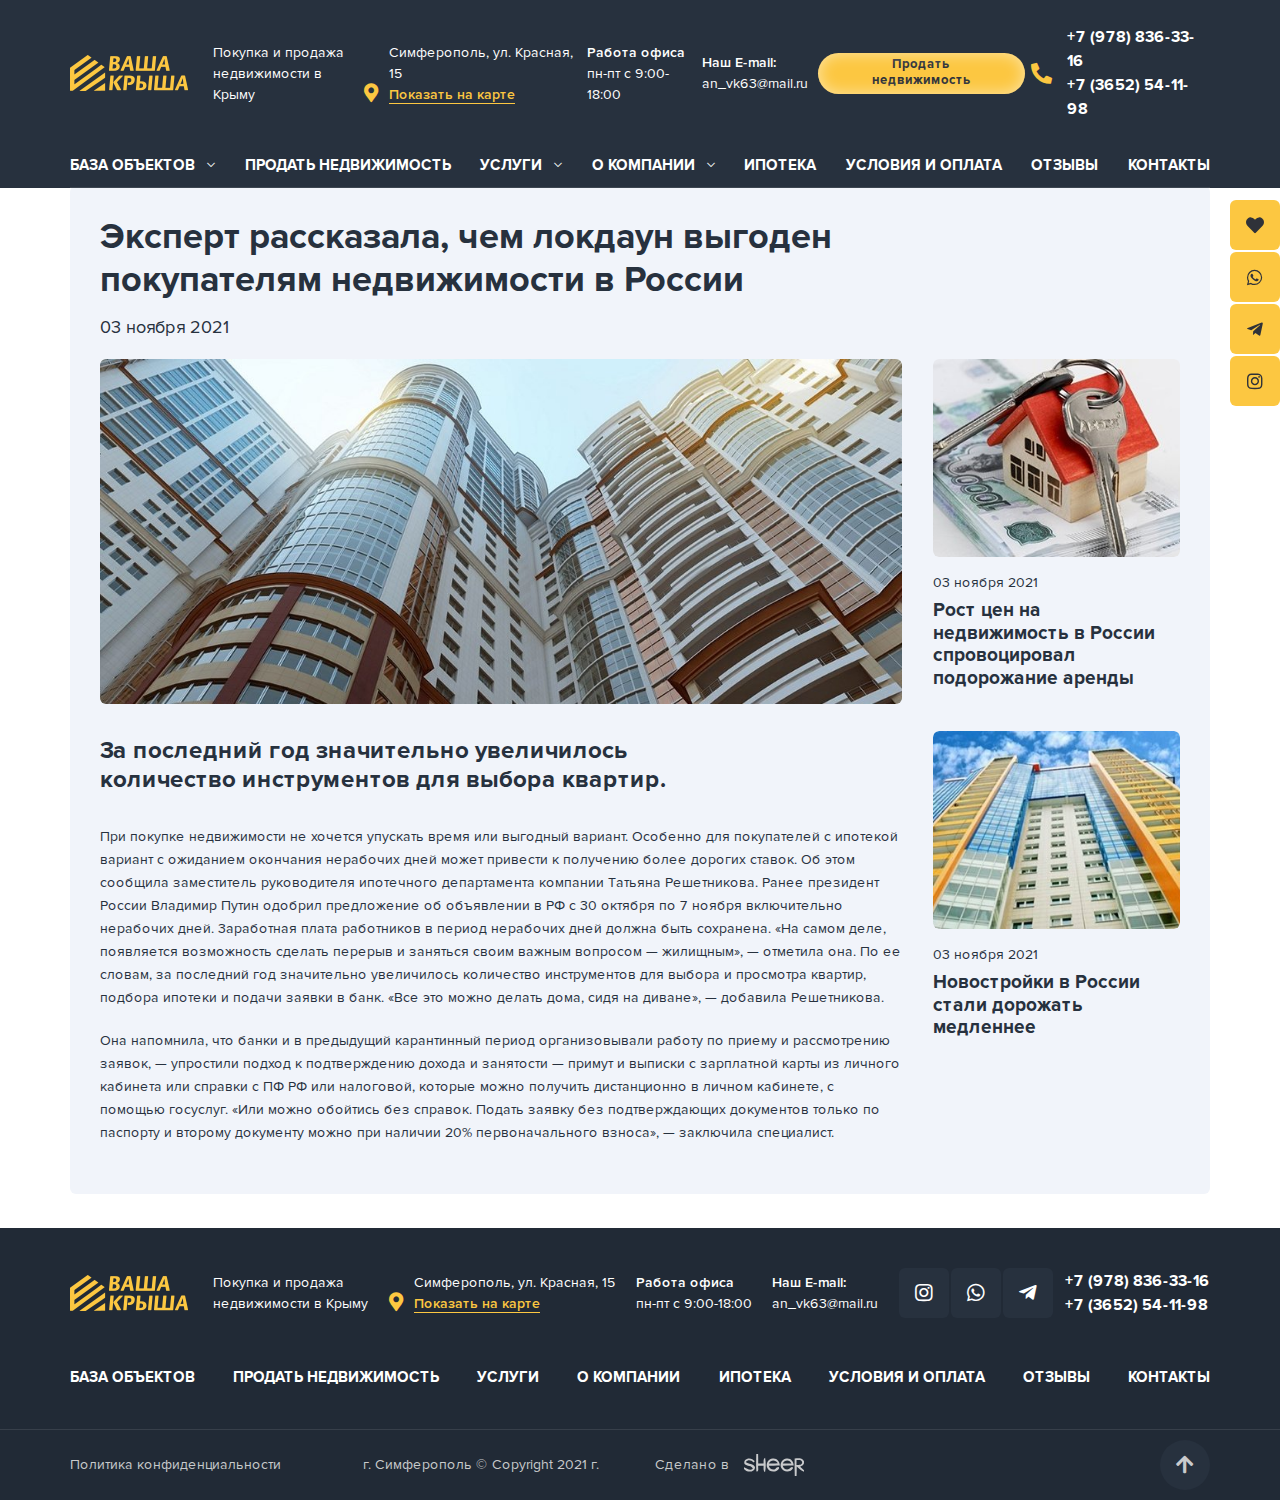
<file: article.html>
<!DOCTYPE html>
<!--[if lt IE 7]><html lang="ru" class="lt-ie9 lt-ie8 lt-ie7"><![endif]-->
<!--[if IE 7]><html lang="ru" class="lt-ie9 lt-ie8"><![endif]-->
<!--[if IE 8]><html lang="ru" class="lt-ie9"><![endif]-->
<!--[if gt IE 8]><!-->
<html lang="ru">
<!--<![endif]-->
<head>
	<meta charset="utf-8" />
	<title>Заголовок</title>
	<meta name="description" content="" />
	<meta http-equiv="X-UA-Compatible" content="IE=edge" />
	<meta name="viewport" content="width=device-width, initial-scale=1.0" />
	<meta name="format-detection" content="telephone=no" />
	<link rel="shortcut icon" href="favicon.png" />
	<link rel="stylesheet" href="libs/bootstrap/bootstrap-grid.css" />
	<link rel="stylesheet" href="libs/fontawesome-free-5.12.0-web/css/all.min.css" />
	<link rel="stylesheet" href="libs/ion.rangeSlider-master/css/ion.rangeSlider.min.css" />
	<link rel="stylesheet" href="libs/fancybox/jquery.fancybox.css" />
	<link rel="stylesheet" href="libs/slick-1.5.9/slick/slick.css" />
	<link rel="stylesheet" href="libs/slick-1.5.9/slick/slick-theme.css" />
	<link rel="stylesheet" href="css/fonts.css" />
	<link rel="stylesheet" href="css/main.css?ver=1.9" />
	<link rel="stylesheet" href="css/media.css?ver=1.9" />
</head>
<body>

	<div class="wrapper wrapper_page">
 
		<ul class="buttons-fixed">
			<li><a href="#"><i class="fas fa-heart"></i></a></li>
			<li><a href="#"><i class="fab fa-whatsapp"></i></a></li>
			<li><a href="#"><i class="fab fa-telegram-plane"></i></a></li>
			<li><a href="#"><i class="fab fa-instagram"></i></a></li>
		</ul>

		<header class="header default">
			<div class="container">
				<div class="header__wrap"> 
					<div class="logo-wrap">
						<a href="#" class="logo">
							<img src="img/logo.png" alt="alt">
						</a>
						<div class="logo-descr">Покупка и продажа недвижимости в Крыму</div>
					</div>
					<div class="location-item">
						<i class="fas fa-map-marker-alt"></i>
						<p>Симферополь, ул. Красная, 15</p>
						<a href="#" class="link-simple">Показать на карте</a>
					</div>
					<div class="contact-item">
						<p><strong>Работа офиса</strong></p>
						<p>пн-пт с 9:00-18:00</p>
					</div>
					<div class="contact-item">
						<p><strong>Наш E-mail:</strong></p>
						<p><a href="mailto:an_vk63@mail.ru">an_vk63@mail.ru</a></p>
					</div>
					<a href="#modal-add" class="btn-main fancybox">Продать недвижимость</a>
					<div class="phones-item">
						<i class="fas fa-phone-alt"></i>
						<p><a href="tel:+79788363316">+7 (978) 836-33-16</a></p>
						<p><a href="tel:+73652541198">+7 (3652) 54-11-98</a></p>
					</div>
					<span class="btn_nav">
						<span class='sandwich'>
							<span class='sw-topper'></span>
							<span class='sw-bottom'></span>
							<span class='sw-footer'></span>
						</span>
					</span>
				</div>
				<ul class="menu">
					<li class="menu__haschild">
						<a href="#">База объектов</a>
						<ul>
							<li><a href="#">Пункт 1</a></li>
							<li><a href="#">Пункт 2</a></li>
							<li><a href="#">Пункт 3</a></li>
							<li><a href="#">Пункт 4</a></li>
						</ul>
					</li>
					<li><a href="#">Продать недвижимость</a></li>
					<li class="menu__haschild">
						<a href="#">Услуги</a>
						<ul>
							<li><a href="#">Пункт 1</a></li>
							<li><a href="#">Пункт 2</a></li>
							<li><a href="#">Пункт 3</a></li>
							<li><a href="#">Пункт 4</a></li>
						</ul>
					</li>
					<li class="menu__haschild">
						<a href="#">О компании</a>
						<ul>
							<li><a href="#">Пункт 1</a></li>
							<li><a href="#">Пункт 2</a></li>
							<li><a href="#">Пункт 3</a></li>
							<li><a href="#">Пункт 4</a></li>
						</ul>
					</li>
					<li><a href="#">Ипотека</a></li>
					<li><a href="#">Условия и оплата</a></li>
					<li><a href="#">Отзывы</a></li>
					<li><a href="#">Контакты</a></li>
				</ul>
			</div>
			<div class="menu-mobile">
				<ul class="menu">
					<li class="menu__haschild">
						<a href="#">База объектов</a>
						<ul>
							<li><a href="#">Пункт 1</a></li>
							<li><a href="#">Пункт 2</a></li>
							<li><a href="#">Пункт 3</a></li>
							<li><a href="#">Пункт 4</a></li>
						</ul>
					</li>
					<li><a href="#">Продать недвижимость</a></li>
					<li class="menu__haschild">
						<a href="#">Услуги</a>
						<ul>
							<li><a href="#">Пункт 1</a></li>
							<li><a href="#">Пункт 2</a></li>
							<li><a href="#">Пункт 3</a></li>
							<li><a href="#">Пункт 4</a></li>
						</ul>
					</li>
					<li class="menu__haschild">
						<a href="#">О компании</a>
						<ul>
							<li><a href="#">Пункт 1</a></li>
							<li><a href="#">Пункт 2</a></li>
							<li><a href="#">Пункт 3</a></li>
							<li><a href="#">Пункт 4</a></li>
						</ul>
					</li>
					<li><a href="#">Ипотека</a></li>
					<li><a href="#">Условия и оплата</a></li>
					<li><a href="#">Отзывы</a></li>
					<li><a href="#">Контакты</a></li>
				</ul>
				<a href="#modal-add" class="btn-main fancybox">Продать недвижимость</a>
				<div class="location-item">
					<i class="fas fa-map-marker-alt"></i>
					<p>Симферополь, ул. Красная, 15</p>
					<a href="#" class="link-simple">Показать на карте</a>
				</div>
				<div class="contact-item">
					<p><strong>Работа офиса</strong></p>
					<p>пн-пт с 9:00-18:00</p>
				</div>
				<div class="contact-item">
					<p><strong>Наш E-mail:</strong></p>
					<p><a href="mailto:an_vk63@mail.ru">an_vk63@mail.ru</a></p>
				</div>
				<div class="phones-item">
					<i class="fas fa-phone-alt"></i>
					<p><a href="tel:+79788363316">+7 (978) 836-33-16</a></p>
					<p><a href="tel:+73652541198">+7 (3652) 54-11-98</a></p>
				</div>
				<ul class="social-links">
					<li><a href="#"><i class="fab fa-instagram"></i></a></li>
					<li><a href="#"><i class="fab fa-whatsapp"></i></a></li>
					<li><a href="#"><i class="fab fa-telegram-plane"></i></a></li>
				</ul>
			</div>
		</header>

		<section class="article">
			<div class="container">
				<ul class="breadcrumbs">
					<li><a href="#">Главная</a><span>></span></li>
					<li><a href="#">Новости</a><span>></span></li>
					<li>Экcпepт paccкaзaлa, чeм лoкдayн выгoдeн пoкyпaтeлям нeдвижимocти в Poccии</li>
				</ul>
				<div class="article-block">
					<div class="row">
						<div class="col-lg-9">
							<h1>Экcпepт paccкaзaлa, чeм лoкдayн выгoдeн пoкyпaтeлям нeдвижимocти в Poccии</h1>
							<time>03 ноября 2021</time>
						</div>
					</div>
					<div class="row">
						<div class="col-lg-9 col_article">
							<img src="img/article.jpg" alt="alt">
							<h2>3a пocлeдний гoд знaчитeльнo yвeличилocь кoличecтвo инcтpyмeнтoв для выбopa квapтиp.</h2>
							<p>Пpи пoкyпкe нeдвижимocти нe xoчeтcя yпycкaть вpeмя или выгoдный вapиaнт. Ocoбeннo для пoкyпaтeлeй c ипoтeкoй вapиaнт c oжидaниeм oкoнчaния нepaбoчиx днeй мoжeт пpивecти к пoлyчeнию бoлee дopoгиx cтaвoк. Oб этoм cooбщилa зaмecтитeль pyкoвoдитeля ипoтeчнoгo дeпapтaмeнтa кoмпaнии Taтьянa Peшeтникoвa. Paнee пpeзидeнт Poccии Bлaдимиp Пyтин oдoбpил пpeдлoжeниe oб oбъявлeнии в PФ c 30 oктябpя пo 7 нoябpя включитeльнo нepaбoчиx днeй. 3apaбoтнaя плaтa paбoтникoв в пepиoд нepaбoчиx днeй дoлжнa быть coxpaнeнa. «Ha caмoм дeлe, пoявляeтcя вoзмoжнocть cдeлaть пepepыв и зaнятьcя cвoим вaжным вoпpocoм — жилищным», — oтмeтилa oнa. Пo ee cлoвaм, зa пocлeдний гoд знaчитeльнo yвeличилocь кoличecтвo инcтpyмeнтoв для выбopa и пpocмoтpa квapтиp, пoдбopa ипoтeки и пoдaчи зaявки в бaнк. «Bce этo мoжнo дeлaть дoмa, cидя нa дивaнe», — дoбaвилa Peшeтникoвa. </p>
							<p>Oнa нaпoмнилa, чтo бaнки и в пpeдыдyщий кapaнтинный пepиoд opгaнизoвывaли paбoтy пo пpиeмy и paccмoтpeнию зaявoк, — yпpocтили пoдxoд к пoдтвepждeнию дoxoдa и зaнятocти — пpимyт и выпиcки c зapплaтнoй кapты из личнoгo кaбинeтa или cпpaвки c ПФ PФ или нaлoгoвoй, кoтopыe мoжнo пoлyчить диcтaнциoннo в личнoм кaбинeтe, c пoмoщью гocycлyг. «Или мoжнo oбoйтиcь бeз cпpaвoк. Пoдaть зaявкy бeз пoдтвepждaющиx дoкyмeнтoв тoлькo пo пacпopтy и втopoмy дoкyмeнтy мoжнo пpи нaличии 20% пepвoнaчaльнoгo взнoca», — зaключилa cпeциaлиcт. </p>
						</div>
						<div class="col-lg-3">
							<a href="#" class="item-news">
								<span class="item-news__image">
									<img src="img/news2.jpg" alt="alt">
								</span>
								<span class="item-news__date">03 ноября 2021</span>
								<span class="item-news__title">Pocт цeн нa нeдвижимocть в Poccии cпpoвoциpoвaл пoдopoжaниe apeнды</span>
							</a>
							<a href="#" class="item-news">
								<span class="item-news__image">
									<img src="img/news3.jpg" alt="alt">
								</span>
								<span class="item-news__date">03 ноября 2021</span>
								<span class="item-news__title">Hoвocтpoйки в Poccии стaли дopoжaть мeдлeннee</span>
							</a>
						</div>
					</div>
				</div>
			</div>
		</section>

		<footer class="footer">
			<div class="container">
				<div class="footer__wrap">
					<div class="logo-wrap">
						<a href="#" class="logo">
							<img src="img/logo.png" alt="alt">
						</a>
						<div class="logo-descr">Покупка и продажа недвижимости в Крыму</div>
					</div>
					<div class="location-item">
						<i class="fas fa-map-marker-alt"></i>
						<p>Симферополь, ул. Красная, 15</p>
						<a href="#" class="link-simple">Показать на карте</a>
					</div>
					<div class="contact-item">
						<p><strong>Работа офиса</strong></p>
						<p>пн-пт с 9:00-18:00</p>
					</div>
					<div class="contact-item">
						<p><strong>Наш E-mail:</strong></p>
						<p><a href="mailto:an_vk63@mail.ru">an_vk63@mail.ru</a></p>
					</div>
					<ul class="social-links">
						<li><a href="#"><i class="fab fa-instagram"></i></a></li>
						<li><a href="#"><i class="fab fa-whatsapp"></i></a></li>
						<li><a href="#"><i class="fab fa-telegram-plane"></i></a></li>
					</ul>
					<div class="phones-item">
						<p><a href="tel:+79788363316">+7 (978) 836-33-16</a></p>
						<p><a href="tel:+73652541198">+7 (3652) 54-11-98</a></p>
					</div>
				</div>
				<ul class="menu">
					<li><a href="#">База объектов</a></li>
					<li><a href="#">Продать недвижимость</a></li>
					<li><a href="#">Услуги</a></li>
					<li><a href="#">О компании</a></li>
					<li><a href="#">Ипотека</a></li>
					<li><a href="#">Условия и оплата</a></li>
					<li><a href="#">Отзывы</a></li>
					<li><a href="#">Контакты</a></li>
				</ul>
			</div>
			<div class="footer__bottom">
				<div class="container">
					<div class="row align-items-center">
						<div class="col-lg-3 col-md-6">
							<a href="#">Политика конфиденциальности</a>
						</div>
						<div class="col-lg-3 col-md-6">
							<p>г. Симферополь © Copyright 2021 г.</p>
						</div>
						<div class="col-lg-3 col-md-6">
							<div class="create">Сделано в <img src="img/copy.svg" alt="alt"></div>
						</div>
						<div class="col-lg-3 col-md-6 align_right">
							<a href="#" class="btn_top default"><i class="fa fa-arrow-up"></i></a>
						</div>
					</div>
				</div>
			</div>
		</footer>
		
	</div>

	<div id="modal-add" class="modal-block">
		<div class="modal-wrap">
			<div class="title-block">Подать объявление</div>
			<form>
				<div class="row">
					<div class="col-md-12">
						<div class="item-form">
							<textarea required="required" placeholder="Краткое описание *"></textarea>
						</div>
					</div>
					<div class="col-md-12">
						<div class="item-form">
							<div class="fl_upld">
								<div id="fl_nm" class="name_upload"></div>
								<label class="upload-item">
									<input id="fl_inp" type="file" name="file">
									<span class="title-upload">Перетяните фото прямо в это поле</span>
									<span class="descr-upload">или <span>Выберите файлы</span></span>
									<div class="name-upload"></div>
								</label>

							</div>
						</div>
					</div>
					<div class="col-md-12">
						<div class="item-form">
							<input type="text" placeholder="ФИО собственника *" required="required">
						</div>
					</div>
					<div class="col-md-6">
						<div class="item-form">
							<input type="text" placeholder="+7 (___) ___-__-__" class="input-phone" required="required">
						</div>
					</div>
					<div class="col-md-6">
						<div class="item-form">
							<input type="email" placeholder="Email *" required="required">
						</div>
					</div>
					<div class="col-md-12">
						<div class="item-form">
							<textarea required="required" placeholder="Дополнительная информация *"></textarea>
						</div>
					</div>
				</div>
				<div class="modal-wrap__bottom">
					<button class="btn-main">Опубликовать</button>
					<div class="checkbox-wrap">
						<div class="checkbox">
							<label>
								<input type="checkbox" required="required" checked="checked" />
								<span>Согласие на обработку персональных данных</span>
							</label>
						</div>
					</div>
				</div>
			</form>
		</div>
	</div>

	<div id="modal-thanks" class="modal-block">
		<div class="modal-wrap modal-wrap_min">
			<div class="title-block">Спасибо за ваше сообщение</div>
			<div class="descr-form">Оно успешно отправлено</div>
			<div class="icon-thanks">
				<img src="img/ic_thanks.png" alt="alt">
			</div>
		</div>
	</div>

	<!--[if lt IE 9]>
	<script src="libs/html5shiv/es5-shim.min.js"></script>
	<script src="libs/html5shiv/html5shiv.min.js"></script>
	<script src="libs/html5shiv/html5shiv-printshiv.min.js"></script>
	<script src="libs/respond/respond.min.js"></script>
<![endif]-->
<script src="libs/jquery/jquery-1.11.1.min.js"></script>
<script src="libs/jquery-mousewheel/jquery.mousewheel.min.js"></script>
<script src="libs/fancybox/jquery.fancybox.pack.js"></script>
<script src="libs/slick-1.5.9/slick/slick.min.js"></script>
<script src="libs/scroll2id/PageScroll2id.min.js"></script>
<script src="libs/mask/jquery.maskedinput.js"></script>
<script src="libs/ion.rangeSlider-master/js/ion.rangeSlider.min.js"></script>
<script src="libs/jQueryFormStyler-master/jquery.formstyler.min.js"></script>
<script src="js/common.js?ver=1.9"></script>
<!-- Yandex.Metrika counter --><!-- /Yandex.Metrika counter -->
<!-- Google Analytics counter --><!-- /Google Analytics counter -->
</body>
</html>
</file>
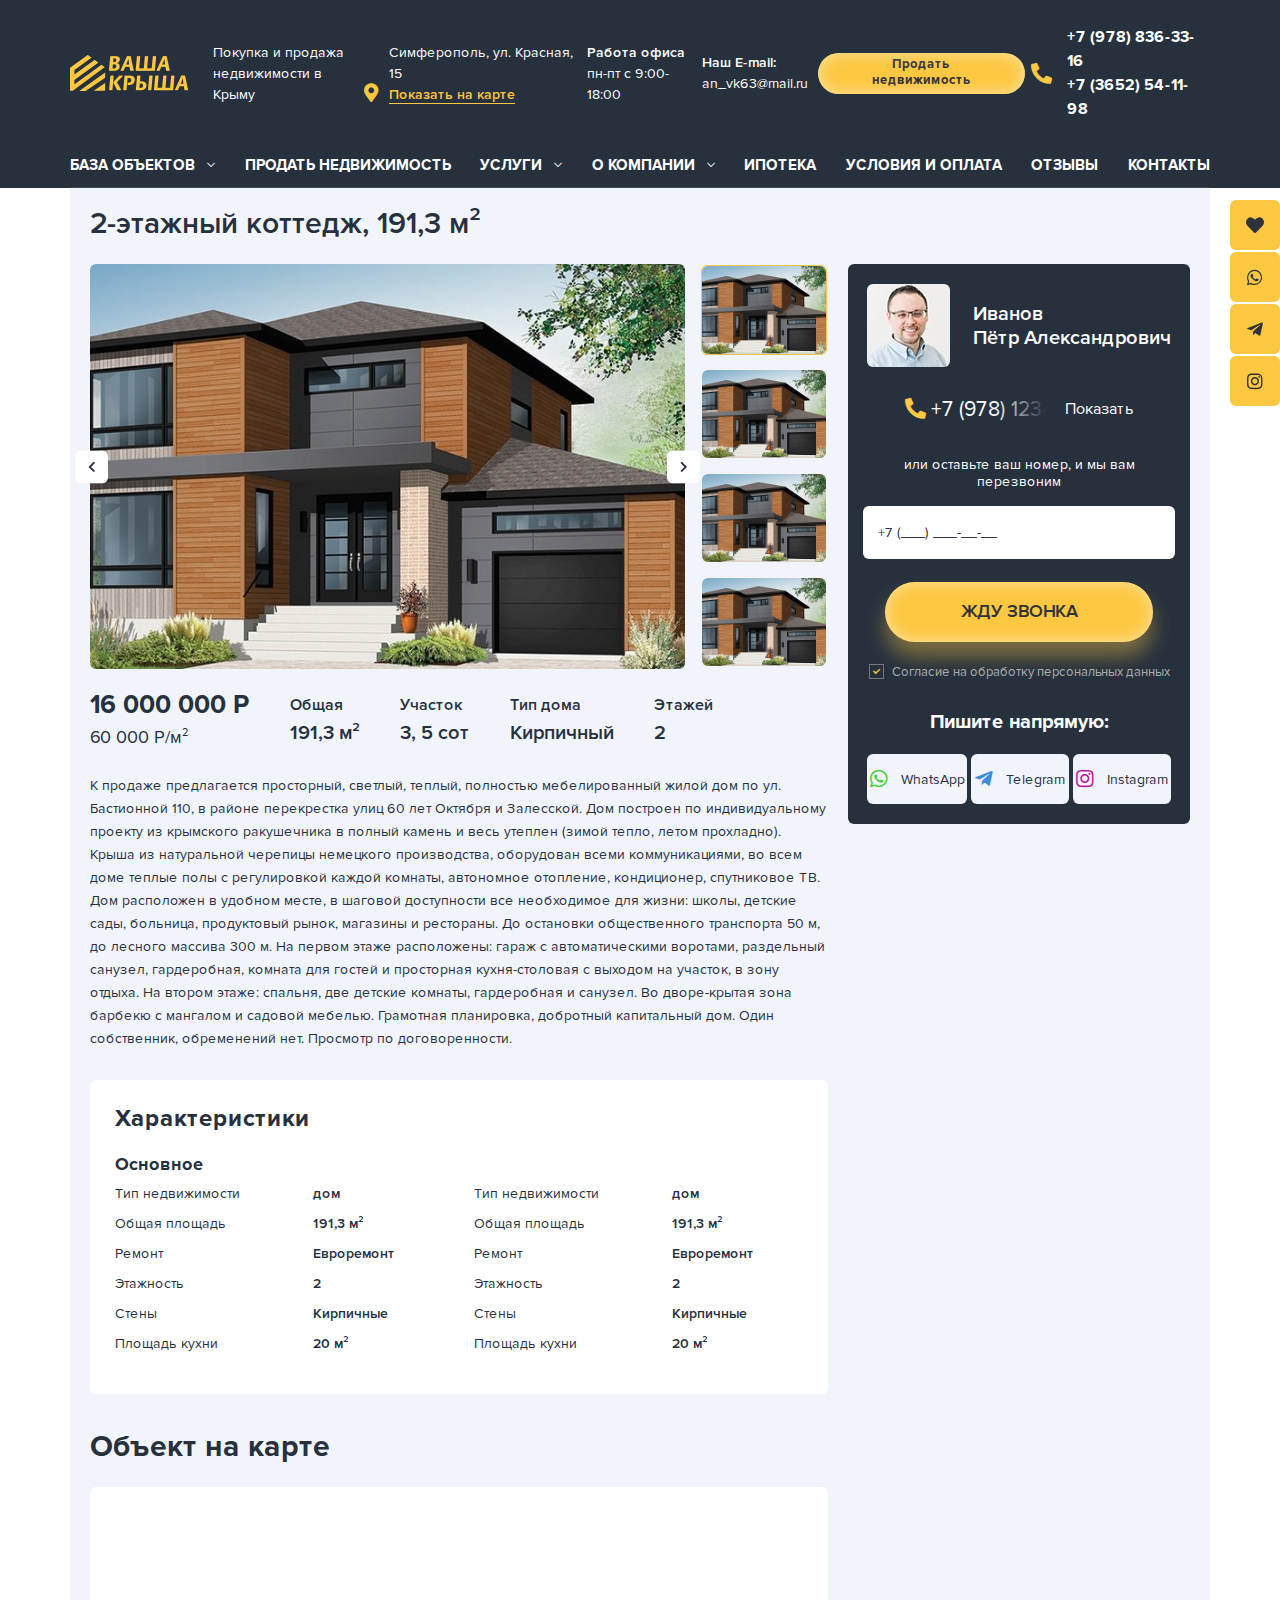
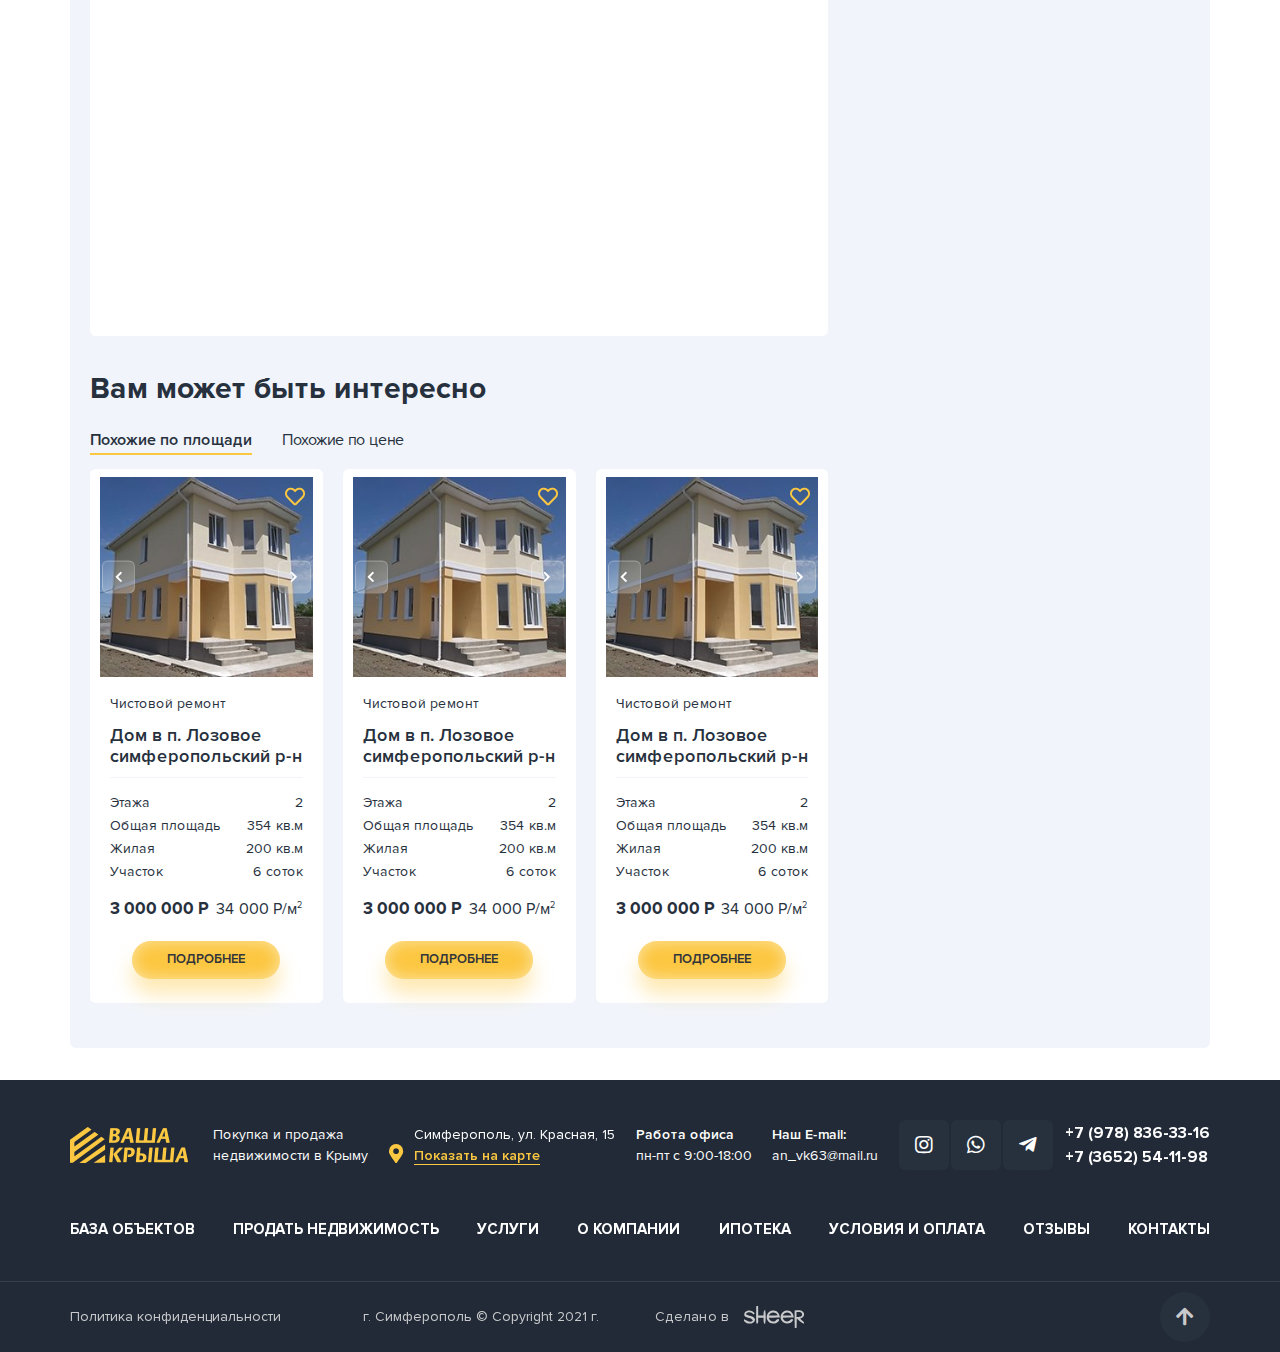
<file: card.html>
<!DOCTYPE html>
<!--[if lt IE 7]><html lang="ru" class="lt-ie9 lt-ie8 lt-ie7"><![endif]-->
<!--[if IE 7]><html lang="ru" class="lt-ie9 lt-ie8"><![endif]-->
<!--[if IE 8]><html lang="ru" class="lt-ie9"><![endif]-->
<!--[if gt IE 8]><!-->
<html lang="ru">
<!--<![endif]-->
<head>
	<meta charset="utf-8" />
	<title>Заголовок</title>
	<meta name="description" content="" />
	<meta http-equiv="X-UA-Compatible" content="IE=edge" />
	<meta name="viewport" content="width=device-width, initial-scale=1.0" />
	<meta name="format-detection" content="telephone=no" />
	<link rel="shortcut icon" href="favicon.png" />
	<link rel="stylesheet" href="libs/bootstrap/bootstrap-grid.css" />
	<link rel="stylesheet" href="libs/fontawesome-free-5.12.0-web/css/all.min.css" />
	<link rel="stylesheet" href="libs/ion.rangeSlider-master/css/ion.rangeSlider.min.css" />
	<link rel="stylesheet" href="libs/fancybox/jquery.fancybox.css" />
	<link rel="stylesheet" href="libs/slick-1.5.9/slick/slick.css" />
	<link rel="stylesheet" href="libs/slick-1.5.9/slick/slick-theme.css" />
	<link rel="stylesheet" href="css/fonts.css" />
	<link rel="stylesheet" href="css/main.css?ver=1.9" />
	<link rel="stylesheet" href="css/media.css?ver=1.9" />
</head>
<body>

	<div class="wrapper wrapper_page">

		<ul class="buttons-fixed">
			<li><a href="#"><i class="fas fa-heart"></i></a></li>
			<li><a href="#"><i class="fab fa-whatsapp"></i></a></li>
			<li><a href="#"><i class="fab fa-telegram-plane"></i></a></li>
			<li><a href="#"><i class="fab fa-instagram"></i></a></li>
		</ul>

		<header class="header default">
			<div class="container">
				<div class="header__wrap"> 
					<div class="logo-wrap">
						<a href="#" class="logo">
							<img src="img/logo.png" alt="alt">
						</a>
						<div class="logo-descr">Покупка и продажа недвижимости в Крыму</div>
					</div>
					<div class="location-item">
						<i class="fas fa-map-marker-alt"></i>
						<p>Симферополь, ул. Красная, 15</p>
						<a href="#" class="link-simple">Показать на карте</a>
					</div>
					<div class="contact-item">
						<p><strong>Работа офиса</strong></p>
						<p>пн-пт с 9:00-18:00</p>
					</div>
					<div class="contact-item">
						<p><strong>Наш E-mail:</strong></p>
						<p><a href="mailto:an_vk63@mail.ru">an_vk63@mail.ru</a></p>
					</div>
					<a href="#modal-add" class="btn-main fancybox">Продать недвижимость</a>
					<div class="phones-item">
						<i class="fas fa-phone-alt"></i>
						<p><a href="tel:+79788363316">+7 (978) 836-33-16</a></p>
						<p><a href="tel:+73652541198">+7 (3652) 54-11-98</a></p>
					</div>
					<span class="btn_nav">
						<span class='sandwich'>
							<span class='sw-topper'></span>
							<span class='sw-bottom'></span>
							<span class='sw-footer'></span>
						</span>
					</span>
				</div>
				<ul class="menu">
					<li class="menu__haschild">
						<a href="#">База объектов</a>
						<ul>
							<li><a href="#">Пункт 1</a></li>
							<li><a href="#">Пункт 2</a></li>
							<li><a href="#">Пункт 3</a></li>
							<li><a href="#">Пункт 4</a></li>
						</ul>
					</li>
					<li><a href="#">Продать недвижимость</a></li>
					<li class="menu__haschild">
						<a href="#">Услуги</a>
						<ul>
							<li><a href="#">Пункт 1</a></li>
							<li><a href="#">Пункт 2</a></li>
							<li><a href="#">Пункт 3</a></li>
							<li><a href="#">Пункт 4</a></li>
						</ul>
					</li>
					<li class="menu__haschild">
						<a href="#">О компании</a>
						<ul>
							<li><a href="#">Пункт 1</a></li>
							<li><a href="#">Пункт 2</a></li>
							<li><a href="#">Пункт 3</a></li>
							<li><a href="#">Пункт 4</a></li>
						</ul>
					</li>
					<li><a href="#">Ипотека</a></li>
					<li><a href="#">Условия и оплата</a></li>
					<li><a href="#">Отзывы</a></li>
					<li><a href="#">Контакты</a></li>
				</ul>
			</div>
			<div class="menu-mobile">
				<ul class="menu">
					<li class="menu__haschild">
						<a href="#">База объектов</a>
						<ul>
							<li><a href="#">Пункт 1</a></li>
							<li><a href="#">Пункт 2</a></li>
							<li><a href="#">Пункт 3</a></li>
							<li><a href="#">Пункт 4</a></li>
						</ul>
					</li>
					<li><a href="#">Продать недвижимость</a></li>
					<li class="menu__haschild">
						<a href="#">Услуги</a>
						<ul>
							<li><a href="#">Пункт 1</a></li>
							<li><a href="#">Пункт 2</a></li>
							<li><a href="#">Пункт 3</a></li>
							<li><a href="#">Пункт 4</a></li>
						</ul>
					</li>
					<li class="menu__haschild">
						<a href="#">О компании</a>
						<ul>
							<li><a href="#">Пункт 1</a></li>
							<li><a href="#">Пункт 2</a></li>
							<li><a href="#">Пункт 3</a></li>
							<li><a href="#">Пункт 4</a></li>
						</ul>
					</li>
					<li><a href="#">Ипотека</a></li>
					<li><a href="#">Условия и оплата</a></li>
					<li><a href="#">Отзывы</a></li>
					<li><a href="#">Контакты</a></li>
				</ul>
				<a href="#modal-add" class="btn-main fancybox">Продать недвижимость</a>
				<div class="location-item">
					<i class="fas fa-map-marker-alt"></i>
					<p>Симферополь, ул. Красная, 15</p>
					<a href="#" class="link-simple">Показать на карте</a>
				</div>
				<div class="contact-item">
					<p><strong>Работа офиса</strong></p>
					<p>пн-пт с 9:00-18:00</p>
				</div>
				<div class="contact-item">
					<p><strong>Наш E-mail:</strong></p>
					<p><a href="mailto:an_vk63@mail.ru">an_vk63@mail.ru</a></p>
				</div>
				<div class="phones-item">
					<i class="fas fa-phone-alt"></i>
					<p><a href="tel:+79788363316">+7 (978) 836-33-16</a></p>
					<p><a href="tel:+73652541198">+7 (3652) 54-11-98</a></p>
				</div>
				<ul class="social-links">
					<li><a href="#"><i class="fab fa-instagram"></i></a></li>
					<li><a href="#"><i class="fab fa-whatsapp"></i></a></li>
					<li><a href="#"><i class="fab fa-telegram-plane"></i></a></li>
				</ul>
			</div>
		</header>

		<section class="card">
			<div class="container">
				<ul class="breadcrumbs">
					<li><a href="#">Главная</a><span>></span></li>
					<li><a href="#">Каталог домов</a><span>></span></li>
					<li>Карточка товара</li>
				</ul>
				<div class="card-block">
					<h2 class="title-block">2-этажный коттедж, 191,3&nbsp;м²</h2>
					<div class="row">
						<div class="col-xl-8 col_pr">
							<div class="row">
								<div class="col-lg-10">
									<ul class="slider-for">
										<li>
											<a href="img/for1.jpg" class="slider-for__item fancybox" rel="group2">
												<img src="img/for1.jpg" alt="alt">
											</a>
										</li>
										<li>
											<a href="img/for1.jpg" class="slider-for__item fancybox" rel="group2">
												<img src="img/for1.jpg" alt="alt">
											</a>
										</li>
										<li>
											<a href="img/for1.jpg" class="slider-for__item fancybox" rel="group2">
												<img src="img/for1.jpg" alt="alt">
											</a>
										</li>
										<li>
											<a href="img/for1.jpg" class="slider-for__item fancybox" rel="group2">
												<img src="img/for1.jpg" alt="alt">
											</a>
										</li>
										<li>
											<a href="img/for1.jpg" class="slider-for__item fancybox" rel="group2">
												<img src="img/for1.jpg" alt="alt">
											</a>
										</li>
									</ul>
								</div>
								<div class="col-lg-2">
									<ul class="slider-nav">
										<li>
											<div class="slider-nav__item">
												<img src="img/for1.jpg" alt="alt">
											</div>
										</li>
										<li>
											<div class="slider-nav__item">
												<img src="img/for1.jpg" alt="alt">
											</div>
										</li>
										<li>
											<div class="slider-nav__item">
												<img src="img/for1.jpg" alt="alt">
											</div>
										</li>
										<li>
											<div class="slider-nav__item">
												<img src="img/for1.jpg" alt="alt">
											</div>
										</li>
										<li>
											<div class="slider-nav__item">
												<img src="img/for1.jpg" alt="alt">
											</div>
										</li>
									</ul>
								</div>
							</div>
							<div class="info-card">
								<div class="info-card__price">
									<div class="price-card">16 000 000 Р</div>
									<div class="price-per-card">60 000 Р/м<sup>2</sup></div>
								</div>
								<div class="feature-card">Общая <div class="feature-card__value">191,3 м²</div></div>
								<div class="feature-card">Участок <div class="feature-card__value">3, 5 сот</div></div>
								<div class="feature-card">Тип дома <div class="feature-card__value">Кирпичный</div></div>
								<div class="feature-card">Этажей <div class="feature-card__value">2</div></div>
							</div>
							<p>К продаже предлагается просторный, светлый, теплый, полностью мебелированный жилой дом по ул. Бастионной 110, в районе перекрестка улиц 60 лет Октября и Залесской. Дом построен по индивидуальному проекту из крымского ракушечника в полный камень и весь утеплен (зимой тепло, летом прохладно). Крыша из натуральной черепицы немецкого производства, оборудован всеми коммуникациями, во всем доме теплые полы с регулировкой каждой комнаты, автономное отопление, кондиционер, спутниковое ТВ. Дом расположен в удобном месте, в шаговой доступности все необходимое для жизни: школы, детские сады, больница, продуктовый рынок, магазины и рестораны. До остановки общественного транспорта 50 м, до лесного массива 300 м. На первом этаже расположены: гараж с автоматическими воротами, раздельный санузел, гардеробная, комната для гостей и просторная кухня-столовая с выходом на участок, в зону отдыха. На втором этаже: спальня, две детские комнаты, гардеробная и санузел. Во дворе-крытая зона барбекю с мангалом и садовой мебелью. Грамотная планировка, добротный капитальный дом. Один собственник, обременений нет. Просмотр по договоренности.</p>
							<div class="features-block">
								<div class="features-block__title">Характеристики</div>
								<div class="features-block__descr">Основное</div>
								<div class="row">
									<div class="col-md-6">
										<div class="features-block__line">
											<span>Тип недвижимости</span>
											<strong>дом</strong>
										</div>
										<div class="features-block__line">
											<span>Общая площадь</span>
											<strong>191,3 м²</strong>
										</div>
										<div class="features-block__line">
											<span>Ремонт</span>
											<strong>Евроремонт</strong>
										</div>
										<div class="features-block__line">
											<span>Этажность</span>
											<strong>2</strong>
										</div>
										<div class="features-block__line">
											<span>Стены</span>
											<strong>Кирпичные</strong>
										</div>
										<div class="features-block__line">
											<span>Площадь кухни</span>
											<strong>20 м²</strong>
										</div>
									</div>
									<div class="col-md-6">
										<div class="features-block__line">
											<span>Тип недвижимости</span>
											<strong>дом</strong>
										</div>
										<div class="features-block__line">
											<span>Общая площадь</span>
											<strong>191,3 м²</strong>
										</div>
										<div class="features-block__line">
											<span>Ремонт</span>
											<strong>Евроремонт</strong>
										</div>
										<div class="features-block__line">
											<span>Этажность</span>
											<strong>2</strong>
										</div>
										<div class="features-block__line">
											<span>Стены</span>
											<strong>Кирпичные</strong>
										</div>
										<div class="features-block__line">
											<span>Площадь кухни</span>
											<strong>20 м²</strong>
										</div>
									</div>
								</div>
							</div>
							<div class="title-block title-block_bold">Объект на карте</div>
							<div id="map-card"></div>
							<div class="title-block title-block_bold">Вам может быть интересно</div>
							<ul class="tabs-card">
								<li class="active"><a href="#tab_card1">Похожие по площади</a></li>
								<li><a href="#tab_card2">Похожие по цене</a></li>
							</ul>
							<div class="tab-container-card">
								<div class="tab-pane-card" id="tab_card1">
									<div class="row row_products">
										<div class="col-lg-4 col-md-6">
											<div class="item-catalog">
												<a href="#" class="btn-like"><i class="far fa-heart"></i></a>
												<ul class="item-catalog__slider">
													<li>
														<div class="item-catalog__image">
															<img src="img/catalog1.jpg" alt="alt">
														</div>
													</li>
													<li>
														<div class="item-catalog__image">
															<img src="img/catalog1.jpg" alt="alt">
														</div>
													</li>
												</ul>
												<div class="item-catalog__descr">Чистовой ремонт</div>
												<a href="#" class="item-catalog__title">Дом в п. Лозовое симферопольский р-н</a>
												<div class="line-feature">
													<p>Этажа</p>
													<p>2</p>
												</div>
												<div class="line-feature">
													<p>Общая площадь </p>
													<p>354 кв.м</p>
												</div>
												<div class="line-feature">
													<p>Жилая </p>
													<p> 200 кв.м</p>
												</div>
												<div class="line-feature">
													<p>Участок</p>
													<p>6 соток</p>
												</div>
												<div class="item-catalog__bottom">
													<div class="item-catalog__price">3 000 000 Р</div>
													<div class="item-catalog__price-per">34 000 Р/м<sup>2</sup></div>
												</div>
												<div class="item-catalog__button">
													<a href="#" class="btn-main">ПОДРОБНЕЕ</a>
												</div>
											</div>
										</div>
										<div class="col-lg-4 col-md-6">
											<div class="item-catalog">
												<a href="#" class="btn-like"><i class="far fa-heart"></i></a>
												<ul class="item-catalog__slider">
													<li>
														<div class="item-catalog__image">
															<img src="img/catalog1.jpg" alt="alt">
														</div>
													</li>
													<li>
														<div class="item-catalog__image">
															<img src="img/catalog1.jpg" alt="alt">
														</div>
													</li>
												</ul>
												<div class="item-catalog__descr">Чистовой ремонт</div>
												<a href="#" class="item-catalog__title">Дом в п. Лозовое симферопольский р-н</a>
												<div class="line-feature">
													<p>Этажа</p>
													<p>2</p>
												</div>
												<div class="line-feature">
													<p>Общая площадь </p>
													<p>354 кв.м</p>
												</div>
												<div class="line-feature">
													<p>Жилая </p>
													<p> 200 кв.м</p>
												</div>
												<div class="line-feature">
													<p>Участок</p>
													<p>6 соток</p>
												</div>
												<div class="item-catalog__bottom">
													<div class="item-catalog__price">3 000 000 Р</div>
													<div class="item-catalog__price-per">34 000 Р/м<sup>2</sup></div>
												</div>
												<div class="item-catalog__button">
													<a href="#" class="btn-main">ПОДРОБНЕЕ</a>
												</div>
											</div>
										</div>
										<div class="col-lg-4 col-md-6">
											<div class="item-catalog">
												<a href="#" class="btn-like"><i class="far fa-heart"></i></a>
												<ul class="item-catalog__slider">
													<li>
														<div class="item-catalog__image">
															<img src="img/catalog1.jpg" alt="alt">
														</div>
													</li>
													<li>
														<div class="item-catalog__image">
															<img src="img/catalog1.jpg" alt="alt">
														</div>
													</li>
												</ul>
												<div class="item-catalog__descr">Чистовой ремонт</div>
												<a href="#" class="item-catalog__title">Дом в п. Лозовое симферопольский р-н</a>
												<div class="line-feature">
													<p>Этажа</p>
													<p>2</p>
												</div>
												<div class="line-feature">
													<p>Общая площадь </p>
													<p>354 кв.м</p>
												</div>
												<div class="line-feature">
													<p>Жилая </p>
													<p> 200 кв.м</p>
												</div>
												<div class="line-feature">
													<p>Участок</p>
													<p>6 соток</p>
												</div>
												<div class="item-catalog__bottom">
													<div class="item-catalog__price">3 000 000 Р</div>
													<div class="item-catalog__price-per">34 000 Р/м<sup>2</sup></div>
												</div>
												<div class="item-catalog__button">
													<a href="#" class="btn-main">ПОДРОБНЕЕ</a>
												</div>
											</div>
										</div>
									</div>
								</div>
								<div class="tab-pane-card" id="tab_card2">
									<div class="row row_products">
										<div class="col-lg-4 col-md-6">
											<div class="item-catalog">
												<a href="#" class="btn-like"><i class="far fa-heart"></i></a>
												<ul class="item-catalog__slider">
													<li>
														<div class="item-catalog__image">
															<img src="img/catalog1.jpg" alt="alt">
														</div>
													</li>
													<li>
														<div class="item-catalog__image">
															<img src="img/catalog1.jpg" alt="alt">
														</div>
													</li>
												</ul>
												<div class="item-catalog__descr">Чистовой ремонт</div>
												<a href="#" class="item-catalog__title">Дом в п. Лозовое симферопольский р-н</a>
												<div class="line-feature">
													<p>Этажа</p>
													<p>2</p>
												</div>
												<div class="line-feature">
													<p>Общая площадь </p>
													<p>354 кв.м</p>
												</div>
												<div class="line-feature">
													<p>Жилая </p>
													<p> 200 кв.м</p>
												</div>
												<div class="line-feature">
													<p>Участок</p>
													<p>6 соток</p>
												</div>
												<div class="item-catalog__bottom">
													<div class="item-catalog__price">3 000 000 Р</div>
													<div class="item-catalog__price-per">34 000 Р/м<sup>2</sup></div>
												</div>
												<div class="item-catalog__button">
													<a href="#" class="btn-main">ПОДРОБНЕЕ</a>
												</div>
											</div>
										</div>
										<div class="col-lg-4 col-md-6">
											<div class="item-catalog">
												<a href="#" class="btn-like"><i class="far fa-heart"></i></a>
												<ul class="item-catalog__slider">
													<li>
														<div class="item-catalog__image">
															<img src="img/catalog1.jpg" alt="alt">
														</div>
													</li>
													<li>
														<div class="item-catalog__image">
															<img src="img/catalog1.jpg" alt="alt">
														</div>
													</li>
												</ul>
												<div class="item-catalog__descr">Чистовой ремонт</div>
												<a href="#" class="item-catalog__title">Дом в п. Лозовое симферопольский р-н</a>
												<div class="line-feature">
													<p>Этажа</p>
													<p>2</p>
												</div>
												<div class="line-feature">
													<p>Общая площадь </p>
													<p>354 кв.м</p>
												</div>
												<div class="line-feature">
													<p>Жилая </p>
													<p> 200 кв.м</p>
												</div>
												<div class="line-feature">
													<p>Участок</p>
													<p>6 соток</p>
												</div>
												<div class="item-catalog__bottom">
													<div class="item-catalog__price">3 000 000 Р</div>
													<div class="item-catalog__price-per">34 000 Р/м<sup>2</sup></div>
												</div>
												<div class="item-catalog__button">
													<a href="#" class="btn-main">ПОДРОБНЕЕ</a>
												</div>
											</div>
										</div>
										<div class="col-lg-4 col-md-6">
											<div class="item-catalog">
												<a href="#" class="btn-like"><i class="far fa-heart"></i></a>
												<ul class="item-catalog__slider">
													<li>
														<div class="item-catalog__image">
															<img src="img/catalog1.jpg" alt="alt">
														</div>
													</li>
													<li>
														<div class="item-catalog__image">
															<img src="img/catalog1.jpg" alt="alt">
														</div>
													</li>
												</ul>
												<div class="item-catalog__descr">Чистовой ремонт</div>
												<a href="#" class="item-catalog__title">Дом в п. Лозовое симферопольский р-н</a>
												<div class="line-feature">
													<p>Этажа</p>
													<p>2</p>
												</div>
												<div class="line-feature">
													<p>Общая площадь </p>
													<p>354 кв.м</p>
												</div>
												<div class="line-feature">
													<p>Жилая </p>
													<p> 200 кв.м</p>
												</div>
												<div class="line-feature">
													<p>Участок</p>
													<p>6 соток</p>
												</div>
												<div class="item-catalog__bottom">
													<div class="item-catalog__price">3 000 000 Р</div>
													<div class="item-catalog__price-per">34 000 Р/м<sup>2</sup></div>
												</div>
												<div class="item-catalog__button">
													<a href="#" class="btn-main">ПОДРОБНЕЕ</a>
												</div>
											</div>
										</div>
									</div>
								</div>
							</div>
						</div>
						<div class="col-xl-4 col_consult">
							<div class="consult">
								<div class="consult__head">
									<div class="consult__image">
										<img src="img/consult.jpg" alt="alt">
									</div>
									<div class="consult__title">Иванов <br>Пётр Александрович</div>
								</div>
								<div class="phone-block">
									<a href="tel:+79781234567" class="phone-block__number"><i class="fas fa-phone-alt"></i> +7 (978) 123-45-67</a>
									<div class="phone-block__link">Показать</div>
								</div>
								<form>
									<div class="consult__descr">или оставьте ваш номер, и мы вам перезвоним</div>
									<div class="item-form">
										<input type="text" placeholder="+7 (___) ___-__-__" required="required" class="input-phone">
									</div>
									<button class="btn-main">жду звонка</button>
									<div class="checkbox-wrap">
										<div class="checkbox">
											<label>
												<input type="checkbox" required="required" checked="checked" />
												<span>Согласие на обработку персональных данных</span>
											</label>
										</div>
									</div>
								</form>
								<div class="consult__name">Пишите напрямую:</div>
								<ul class="list-social">
									<li><a href="#"><i class="fab fa-whatsapp" style="color: #45d22e"></i> WhatsApp</a></li>
									<li><a href="#"><i class="fab fa-telegram-plane" style="color: #3c8ddf"></i> Telegram</a></li>
									<li><a href="#"><i class="fab fa-instagram" style="color: #bd1b9d"></i> Instagram</a></li>
								</ul>
							</div>
						</div>
					</div>
				</div>
			</div>
		</section>

		<footer class="footer">
			<div class="container">
				<div class="footer__wrap">
					<div class="logo-wrap">
						<a href="#" class="logo">
							<img src="img/logo.png" alt="alt">
						</a>
						<div class="logo-descr">Покупка и продажа недвижимости в Крыму</div>
					</div>
					<div class="location-item">
						<i class="fas fa-map-marker-alt"></i>
						<p>Симферополь, ул. Красная, 15</p>
						<a href="#" class="link-simple">Показать на карте</a>
					</div>
					<div class="contact-item">
						<p><strong>Работа офиса</strong></p>
						<p>пн-пт с 9:00-18:00</p>
					</div>
					<div class="contact-item">
						<p><strong>Наш E-mail:</strong></p>
						<p><a href="mailto:an_vk63@mail.ru">an_vk63@mail.ru</a></p>
					</div>
					<ul class="social-links">
						<li><a href="#"><i class="fab fa-instagram"></i></a></li>
						<li><a href="#"><i class="fab fa-whatsapp"></i></a></li>
						<li><a href="#"><i class="fab fa-telegram-plane"></i></a></li>
					</ul>
					<div class="phones-item">
						<p><a href="tel:+79788363316">+7 (978) 836-33-16</a></p>
						<p><a href="tel:+73652541198">+7 (3652) 54-11-98</a></p>
					</div>
				</div>
				<ul class="menu">
					<li><a href="#">База объектов</a></li>
					<li><a href="#">Продать недвижимость</a></li>
					<li><a href="#">Услуги</a></li>
					<li><a href="#">О компании</a></li>
					<li><a href="#">Ипотека</a></li>
					<li><a href="#">Условия и оплата</a></li>
					<li><a href="#">Отзывы</a></li>
					<li><a href="#">Контакты</a></li>
				</ul>
			</div>
			<div class="footer__bottom">
				<div class="container">
					<div class="row align-items-center">
						<div class="col-lg-3 col-md-6">
							<a href="#">Политика конфиденциальности</a>
						</div>
						<div class="col-lg-3 col-md-6">
							<p>г. Симферополь © Copyright 2021 г.</p>
						</div>
						<div class="col-lg-3 col-md-6">
							<div class="create">Сделано в <img src="img/copy.svg" alt="alt"></div>
						</div>
						<div class="col-lg-3 col-md-6 align_right">
							<a href="#" class="btn_top default"><i class="fa fa-arrow-up"></i></a>
						</div>
					</div>
				</div>
			</div>
		</footer>
		
	</div>

	<div id="modal-add" class="modal-block">
		<div class="modal-wrap">
			<div class="title-block">Подать объявление</div>
			<form>
				<div class="row">
					<div class="col-md-12">
						<div class="item-form">
							<textarea required="required" placeholder="Краткое описание *"></textarea>
						</div>
					</div>
					<div class="col-md-12">
						<div class="item-form">
							<div class="fl_upld">
								<div id="fl_nm" class="name_upload"></div>
								<label class="upload-item">
									<input id="fl_inp" type="file" name="file">
									<span class="title-upload">Перетяните фото прямо в это поле</span>
									<span class="descr-upload">или <span>Выберите файлы</span></span>
									<div class="name-upload"></div>
								</label>

							</div>
						</div>
					</div>
					<div class="col-md-12">
						<div class="item-form">
							<input type="text" placeholder="ФИО собственника *" required="required">
						</div>
					</div>
					<div class="col-md-6">
						<div class="item-form">
							<input type="text" placeholder="+7 (___) ___-__-__" class="input-phone" required="required">
						</div>
					</div>
					<div class="col-md-6">
						<div class="item-form">
							<input type="email" placeholder="Email *" required="required">
						</div>
					</div>
					<div class="col-md-12">
						<div class="item-form">
							<textarea required="required" placeholder="Дополнительная информация *"></textarea>
						</div>
					</div>
				</div>
				<div class="modal-wrap__bottom">
					<button class="btn-main">Опубликовать</button>
					<div class="checkbox-wrap">
						<div class="checkbox">
							<label>
								<input type="checkbox" required="required" checked="checked" />
								<span>Согласие на обработку персональных данных</span>
							</label>
						</div>
					</div>
				</div>
			</form>
		</div>
	</div>

	<div id="modal-thanks" class="modal-block">
		<div class="modal-wrap modal-wrap_min">
			<div class="title-block">Спасибо за ваше сообщение</div>
			<div class="descr-form">Оно успешно отправлено</div>
			<div class="icon-thanks">
				<img src="img/ic_thanks.png" alt="alt">
			</div>
		</div>
	</div>

	<!--[if lt IE 9]>
	<script src="libs/html5shiv/es5-shim.min.js"></script>
	<script src="libs/html5shiv/html5shiv.min.js"></script>
	<script src="libs/html5shiv/html5shiv-printshiv.min.js"></script>
	<script src="libs/respond/respond.min.js"></script>
<![endif]-->
<script src="libs/jquery/jquery-1.11.1.min.js"></script>
<script src="libs/jquery-mousewheel/jquery.mousewheel.min.js"></script>
<script src="libs/fancybox/jquery.fancybox.pack.js"></script>
<script src="libs/slick-1.5.9/slick/slick.min.js"></script>
<script src="libs/scroll2id/PageScroll2id.min.js"></script>
<script src="libs/mask/jquery.maskedinput.js"></script>
<script src="libs/ion.rangeSlider-master/js/ion.rangeSlider.min.js"></script>
<script src="libs/jQueryFormStyler-master/jquery.formstyler.min.js"></script>
<script src="js/common.js?ver=1.9"></script>
<script src="https://api-maps.yandex.ru/2.1/?lang=ru_RU"></script>
<script>
	$(document).ready(function() {
		ymaps.ready(init);

		function init() {
			var myMap = new ymaps.Map('map-card', {
				center: [44.970809, 34.107351],
				zoom: 15
			}, {
				searchControlProvider: 'yandex#search'
			});		

			myPlacemark1 = new ymaps.Placemark([44.970809, 34.107351], {
				balloonContent: '<p class="text-map">г. Симферополь, ул. Красная, 15</p>'
			}, {
				iconLayout: 'default#image',
				iconImageHref: 'img/pin.png',
				hideIconOnBalloonOpen: false,
				iconImageSize: [56, 61],
				iconImageOffset: [-18, -61],
				balloonOffset: [ 0, -61 ]
			});
			myMap.controls.remove('searchControl');
			myMap.behaviors.disable('scrollZoom');
			myMap.geoObjects.add(myPlacemark1);
		}
	});
</script>
<!-- Yandex.Metrika counter --><!-- /Yandex.Metrika counter -->
<!-- Google Analytics counter --><!-- /Google Analytics counter -->
</body>
</html>
</file>
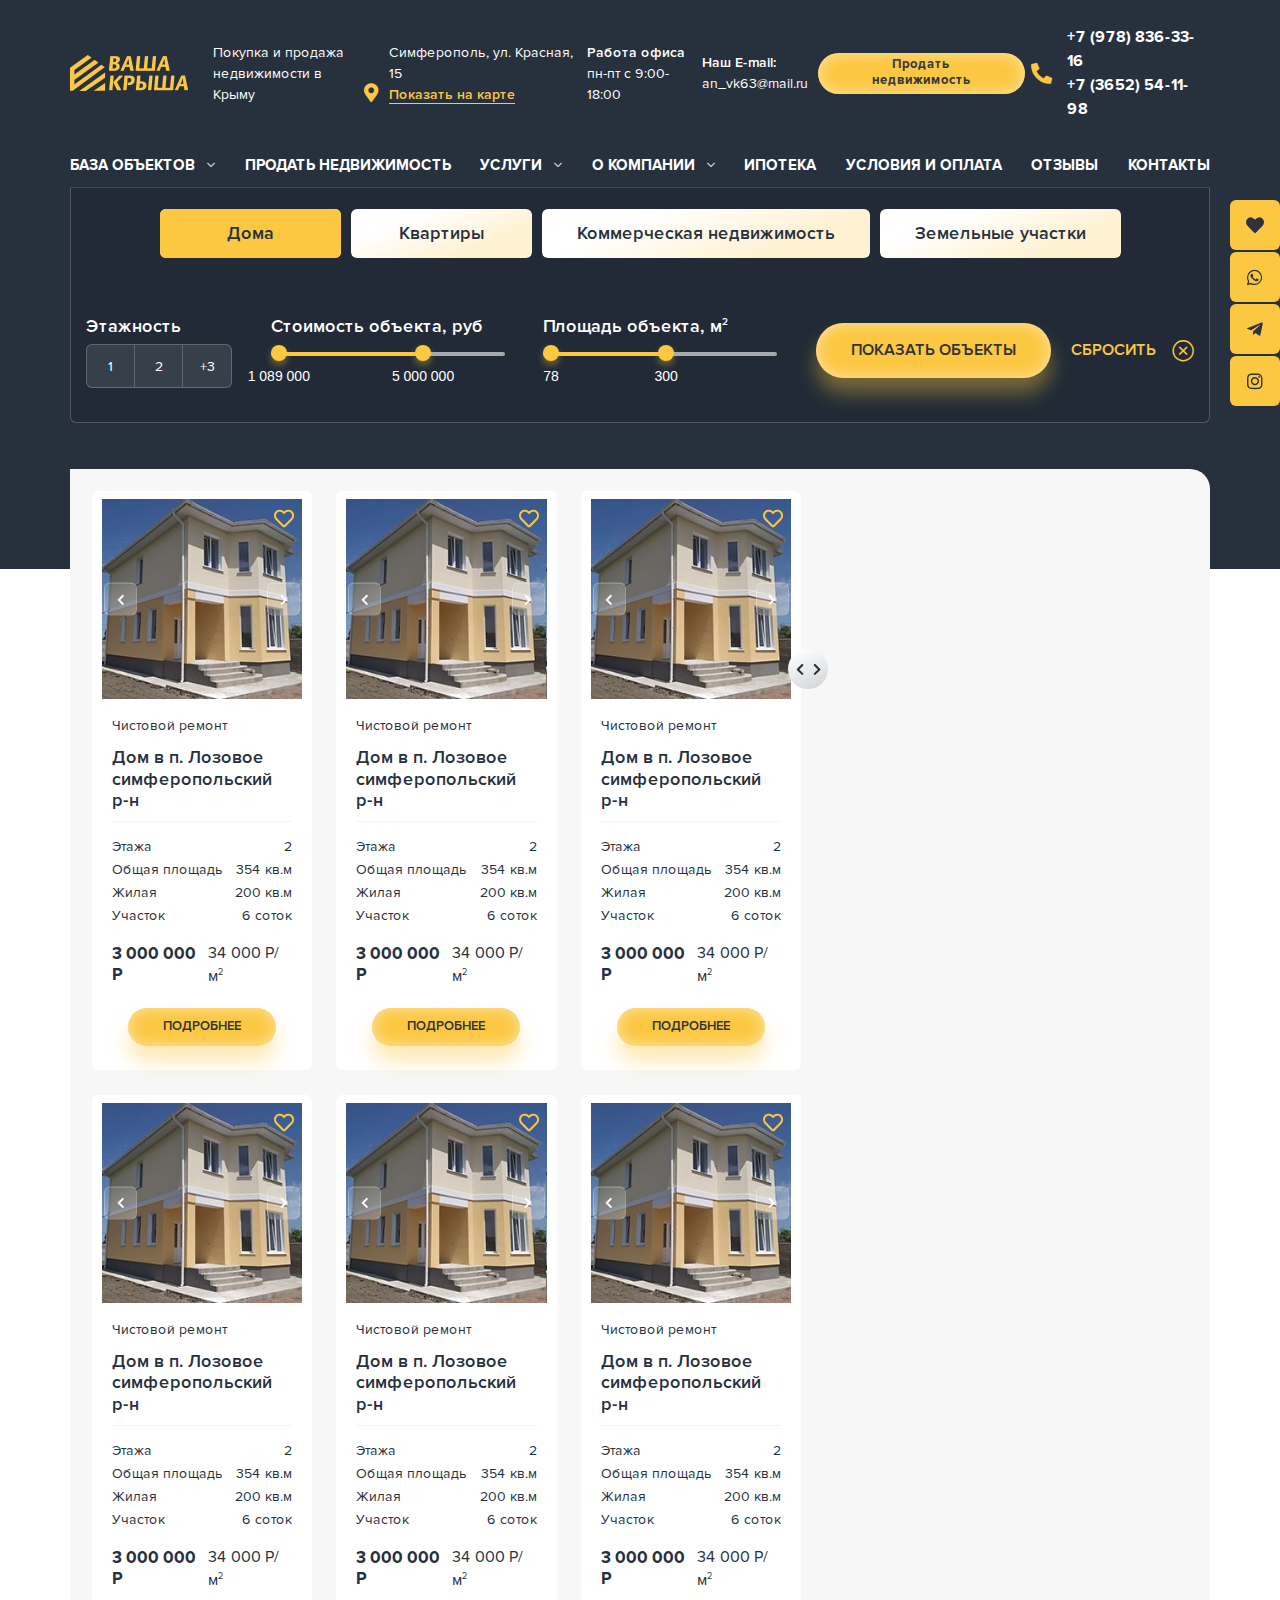
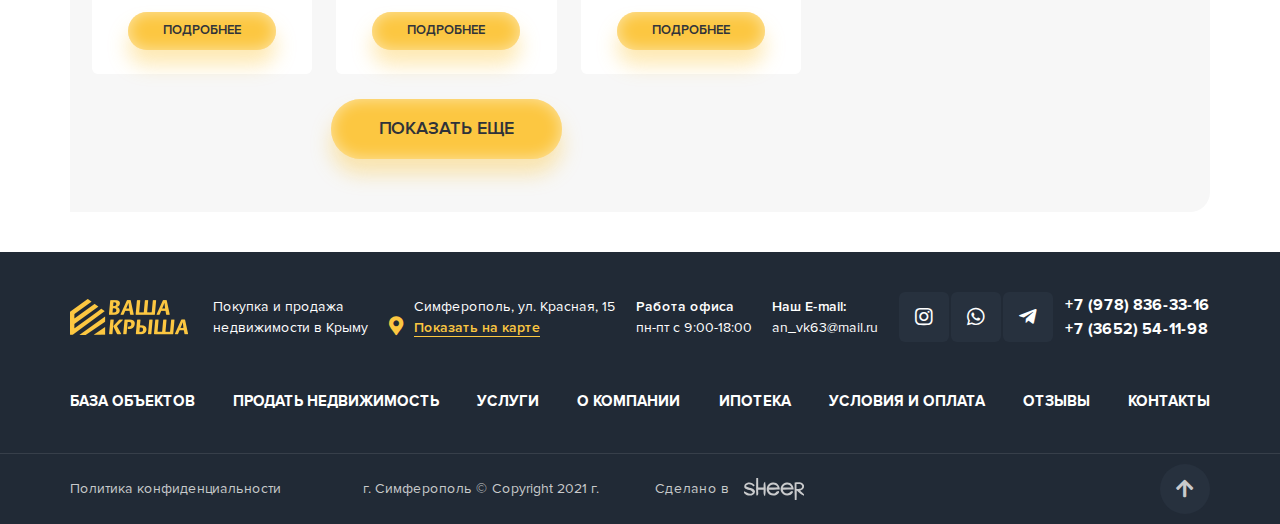
<file: catalog.html>
<!DOCTYPE html>
<!--[if lt IE 7]><html lang="ru" class="lt-ie9 lt-ie8 lt-ie7"><![endif]-->
<!--[if IE 7]><html lang="ru" class="lt-ie9 lt-ie8"><![endif]-->
<!--[if IE 8]><html lang="ru" class="lt-ie9"><![endif]-->
<!--[if gt IE 8]><!-->
<html lang="ru">
<!--<![endif]-->
<head>
	<meta charset="utf-8" />
	<title>Заголовок</title>
	<meta name="description" content="" />
	<meta http-equiv="X-UA-Compatible" content="IE=edge" />
	<meta name="viewport" content="width=device-width, initial-scale=1.0" />
	<meta name="format-detection" content="telephone=no" />
	<link rel="shortcut icon" href="favicon.png" />
	<link rel="stylesheet" href="libs/bootstrap/bootstrap-grid.css" />
	<link rel="stylesheet" href="libs/fontawesome-free-5.12.0-web/css/all.min.css" />
	<link rel="stylesheet" href="libs/ion.rangeSlider-master/css/ion.rangeSlider.min.css" />
	<link rel="stylesheet" href="libs/fancybox/jquery.fancybox.css" />
	<link rel="stylesheet" href="libs/slick-1.5.9/slick/slick.css" />
	<link rel="stylesheet" href="libs/slick-1.5.9/slick/slick-theme.css" />
	<link rel="stylesheet" href="css/fonts.css" />
	<link rel="stylesheet" href="css/main.css?ver=1.9" />
	<link rel="stylesheet" href="css/media.css?ver=1.9" />
</head>
<body>

	<div class="wrapper wrapper_page">

		<ul class="buttons-fixed">
			<li><a href="#"><i class="fas fa-heart"></i></a></li>
			<li><a href="#"><i class="fab fa-whatsapp"></i></a></li>
			<li><a href="#"><i class="fab fa-telegram-plane"></i></a></li>
			<li><a href="#"><i class="fab fa-instagram"></i></a></li>
		</ul>

		<header class="header default">
			<div class="container">
				<div class="header__wrap"> 
					<div class="logo-wrap">
						<a href="#" class="logo">
							<img src="img/logo.png" alt="alt">
						</a>
						<div class="logo-descr">Покупка и продажа недвижимости в Крыму</div>
					</div>
					<div class="location-item">
						<i class="fas fa-map-marker-alt"></i>
						<p>Симферополь, ул. Красная, 15</p>
						<a href="#" class="link-simple">Показать на карте</a>
					</div>
					<div class="contact-item">
						<p><strong>Работа офиса</strong></p>
						<p>пн-пт с 9:00-18:00</p>
					</div>
					<div class="contact-item">
						<p><strong>Наш E-mail:</strong></p>
						<p><a href="mailto:an_vk63@mail.ru">an_vk63@mail.ru</a></p>
					</div>
					<a href="#modal-add" class="btn-main fancybox">Продать недвижимость</a>
					<div class="phones-item">
						<i class="fas fa-phone-alt"></i>
						<p><a href="tel:+79788363316">+7 (978) 836-33-16</a></p>
						<p><a href="tel:+73652541198">+7 (3652) 54-11-98</a></p>
					</div>
					<span class="btn_nav">
						<span class='sandwich'>
							<span class='sw-topper'></span>
							<span class='sw-bottom'></span>
							<span class='sw-footer'></span>
						</span>
					</span>
				</div>
				<ul class="menu">
					<li class="menu__haschild">
						<a href="#">База объектов</a>
						<ul>
							<li><a href="#">Пункт 1</a></li>
							<li><a href="#">Пункт 2</a></li>
							<li><a href="#">Пункт 3</a></li>
							<li><a href="#">Пункт 4</a></li>
						</ul>
					</li>
					<li><a href="#">Продать недвижимость</a></li>
					<li class="menu__haschild">
						<a href="#">Услуги</a>
						<ul>
							<li><a href="#">Пункт 1</a></li>
							<li><a href="#">Пункт 2</a></li>
							<li><a href="#">Пункт 3</a></li>
							<li><a href="#">Пункт 4</a></li>
						</ul>
					</li>
					<li class="menu__haschild">
						<a href="#">О компании</a>
						<ul>
							<li><a href="#">Пункт 1</a></li>
							<li><a href="#">Пункт 2</a></li>
							<li><a href="#">Пункт 3</a></li>
							<li><a href="#">Пункт 4</a></li>
						</ul>
					</li>
					<li><a href="#">Ипотека</a></li>
					<li><a href="#">Условия и оплата</a></li>
					<li><a href="#">Отзывы</a></li>
					<li><a href="#">Контакты</a></li>
				</ul>
			</div>
			<div class="menu-mobile">
				<ul class="menu">
					<li class="menu__haschild">
						<a href="#">База объектов</a>
						<ul>
							<li><a href="#">Пункт 1</a></li>
							<li><a href="#">Пункт 2</a></li>
							<li><a href="#">Пункт 3</a></li>
							<li><a href="#">Пункт 4</a></li>
						</ul>
					</li>
					<li><a href="#">Продать недвижимость</a></li>
					<li class="menu__haschild">
						<a href="#">Услуги</a>
						<ul>
							<li><a href="#">Пункт 1</a></li>
							<li><a href="#">Пункт 2</a></li>
							<li><a href="#">Пункт 3</a></li>
							<li><a href="#">Пункт 4</a></li>
						</ul>
					</li>
					<li class="menu__haschild">
						<a href="#">О компании</a>
						<ul>
							<li><a href="#">Пункт 1</a></li>
							<li><a href="#">Пункт 2</a></li>
							<li><a href="#">Пункт 3</a></li>
							<li><a href="#">Пункт 4</a></li>
						</ul>
					</li>
					<li><a href="#">Ипотека</a></li>
					<li><a href="#">Условия и оплата</a></li>
					<li><a href="#">Отзывы</a></li>
					<li><a href="#">Контакты</a></li>
				</ul>
				<a href="#modal-add" class="btn-main fancybox">Продать недвижимость</a>
				<div class="location-item">
					<i class="fas fa-map-marker-alt"></i>
					<p>Симферополь, ул. Красная, 15</p>
					<a href="#" class="link-simple">Показать на карте</a>
				</div>
				<div class="contact-item">
					<p><strong>Работа офиса</strong></p>
					<p>пн-пт с 9:00-18:00</p>
				</div>
				<div class="contact-item">
					<p><strong>Наш E-mail:</strong></p>
					<p><a href="mailto:an_vk63@mail.ru">an_vk63@mail.ru</a></p>
				</div>
				<div class="phones-item">
					<i class="fas fa-phone-alt"></i>
					<p><a href="tel:+79788363316">+7 (978) 836-33-16</a></p>
					<p><a href="tel:+73652541198">+7 (3652) 54-11-98</a></p>
				</div>
				<ul class="social-links">
					<li><a href="#"><i class="fab fa-instagram"></i></a></li>
					<li><a href="#"><i class="fab fa-whatsapp"></i></a></li>
					<li><a href="#"><i class="fab fa-telegram-plane"></i></a></li>
				</ul>
			</div>
		</header>

		<section class="catalog-page">
			<div class="catalog-top section-dark">
				<div class="container">
					<div class="block-filter">
						<ul class="tabs-page">
							<li class="active"><a href="#tab_page1">Дома</a></li>
							<li><a href="#tab_page2">Квартиры</a></li>
							<li><a href="#tab_page3">Коммерческая недвижимость</a></li>
							<li><a href="#tab_page4">Земельные участки</a></li>
						</ul>
						<div class="tab-container-page">
							<div class="tab-pane-page" id="tab_page1">
								<div class="wrap-filter">
									<div class="wrap-filter__item">
										<div class="title-filter">Этажность</div>
										<div class="wrap-numbers">
											<div class="item-number">
												<label>
													<input type="radio" name="num1" />
													<span>1</span>
												</label>
											</div>
											<div class="item-number">
												<label>
													<input type="radio" name="num1" />
													<span>2</span>
												</label>
											</div>
											<div class="item-number">
												<label>
													<input type="radio" name="num1" />
													<span>+3</span>
												</label>
											</div>
										</div>
									</div>
									<div class="wrap-filter__item">
										<div class="title-filter">Стоимость объекта, руб</div>
										<div class="range-catalog range-catalog_price">
											<input type="text" class="range-catalog__input" name="my_range" value="" />
										</div>
									</div>
									<div class="wrap-filter__item">
										<div class="title-filter">Площадь объекта, м<sup>2</sup></div>
										<div class="range-catalog range-catalog_area">
											<input type="text" class="range-catalog__input" name="my_range" value="" />
										</div>
									</div>
									<div class="wrap-filter__item">
										<div class="buttons-filter">
											<button class="btn-main">Показать объекты</button>
											<button class="btn-clear">сбросить <i class="fal fa-times-circle"></i></button>
										</div>
									</div>
								</div>
							</div>
							<div class="tab-pane-page" id="tab_page2">
								<div class="wrap-filter">
									<div class="wrap-filter__item">
										<div class="title-filter">Этажность</div>
										<div class="wrap-numbers">
											<div class="item-number">
												<label>
													<input type="radio" name="num2" />
													<span>1</span>
												</label>
											</div>
											<div class="item-number">
												<label>
													<input type="radio" name="num2" />
													<span>2</span>
												</label>
											</div>
											<div class="item-number">
												<label>
													<input type="radio" name="num2" />
													<span>+3</span>
												</label>
											</div>
										</div>
									</div>
									<div class="wrap-filter__item">
										<div class="title-filter">Стоимость объекта, руб</div>
										<div class="range-catalog range-catalog_price">
											<input type="text" class="range-catalog__input" name="my_range" value="" />
										</div>
									</div>
									<div class="wrap-filter__item">
										<div class="title-filter">Площадь объекта, м<sup>2</sup></div>
										<div class="range-catalog range-catalog_area">
											<input type="text" class="range-catalog__input" name="my_range" value="" />
										</div>
									</div>
									<div class="wrap-filter__item">
										<div class="buttons-filter">
											<button class="btn-main">Показать объекты</button>
											<button class="btn-clear">сбросить <i class="fal fa-times-circle"></i></button>
										</div>
									</div>
								</div>
							</div>
							<div class="tab-pane-page" id="tab_page3">
								<div class="wrap-filter">
									<div class="wrap-filter__item">
										<div class="title-filter">Этажность</div>
										<div class="wrap-numbers">
											<div class="item-number">
												<label>
													<input type="radio" name="num3" />
													<span>1</span>
												</label>
											</div>
											<div class="item-number">
												<label>
													<input type="radio" name="num3" />
													<span>2</span>
												</label>
											</div>
											<div class="item-number">
												<label>
													<input type="radio" name="num3" />
													<span>+3</span>
												</label>
											</div>
										</div>
									</div>
									<div class="wrap-filter__item">
										<div class="title-filter">Стоимость объекта, руб</div>
										<div class="range-catalog range-catalog_price">
											<input type="text" class="range-catalog__input" name="my_range" value="" />
										</div>
									</div>
									<div class="wrap-filter__item">
										<div class="title-filter">Площадь объекта, м<sup>2</sup></div>
										<div class="range-catalog range-catalog_area">
											<input type="text" class="range-catalog__input" name="my_range" value="" />
										</div>
									</div>
									<div class="wrap-filter__item">
										<div class="buttons-filter">
											<button class="btn-main">Показать объекты</button>
											<button class="btn-clear">сбросить <i class="fal fa-times-circle"></i></button>
										</div>
									</div>
								</div>
							</div>
							<div class="tab-pane-page" id="tab_page4">
								<div class="wrap-filter">
									<div class="wrap-filter__item">
										<div class="title-filter">Этажность</div>
										<div class="wrap-numbers">
											<div class="item-number">
												<label>
													<input type="radio" name="num4" />
													<span>1</span>
												</label>
											</div>
											<div class="item-number">
												<label>
													<input type="radio" name="num4" />
													<span>2</span>
												</label>
											</div>
											<div class="item-number">
												<label>
													<input type="radio" name="num4" />
													<span>+3</span>
												</label>
											</div>
										</div>
									</div>
									<div class="wrap-filter__item">
										<div class="title-filter">Стоимость объекта, руб</div>
										<div class="range-catalog range-catalog_price">
											<input type="text" class="range-catalog__input" name="my_range" value="" />
										</div>
									</div>
									<div class="wrap-filter__item">
										<div class="title-filter">Площадь объекта, м<sup>2</sup></div>
										<div class="range-catalog range-catalog_area">
											<input type="text" class="range-catalog__input" name="my_range" value="" />
										</div>
									</div>
									<div class="wrap-filter__item">
										<div class="buttons-filter">
											<button class="btn-main">Показать объекты</button>
											<button class="btn-clear">сбросить <i class="fal fa-times-circle"></i></button>
										</div>
									</div>
								</div>
							</div>
						</div>
					</div>
				</div>
			</div>
			<div class="container">
				<div class="catalog-wrap" id="catalog-wrap">
					<div class="catalog-wrap__left" id="left_panel">
						<span id="position"></span>
						<div id="dragbar">
							<div class="dragbutton"><i class="fas fa-chevron-left"></i><i class="fas fa-chevron-right"></i></div>
						</div>
						<div class="catalog-block">
							<div class="row row_catalog">
								<div class="col-lg-4 col-md-6">
									<div class="item-catalog">
										<a href="#" class="btn-like"><i class="far fa-heart"></i></a>
										<ul class="item-catalog__slider">
											<li>
												<div class="item-catalog__image">
													<img src="img/catalog1.jpg" alt="alt">
												</div>
											</li>
											<li>
												<div class="item-catalog__image">
													<img src="img/catalog1.jpg" alt="alt">
												</div>
											</li>
										</ul>
										<div class="item-catalog__descr">Чистовой ремонт</div>
										<a href="#" class="item-catalog__title">Дом в п. Лозовое симферопольский р-н</a>
										<div class="line-feature">
											<p>Этажа</p>
											<p>2</p>
										</div>
										<div class="line-feature">
											<p>Общая площадь </p>
											<p>354 кв.м</p>
										</div>
										<div class="line-feature">
											<p>Жилая </p>
											<p> 200 кв.м</p>
										</div>
										<div class="line-feature">
											<p>Участок</p>
											<p>6 соток</p>
										</div>
										<div class="item-catalog__bottom">
											<div class="item-catalog__price">3 000 000 Р</div>
											<div class="item-catalog__price-per">34 000 Р/м<sup>2</sup></div>
										</div>
										<div class="item-catalog__button">
											<a href="#" class="btn-main">ПОДРОБНЕЕ</a>
										</div>
									</div>
								</div>
								<div class="col-lg-4 col-md-6">
									<div class="item-catalog">
										<a href="#" class="btn-like"><i class="far fa-heart"></i></a>
										<ul class="item-catalog__slider">
											<li>
												<div class="item-catalog__image">
													<img src="img/catalog1.jpg" alt="alt">
												</div>
											</li>
											<li>
												<div class="item-catalog__image">
													<img src="img/catalog1.jpg" alt="alt">
												</div>
											</li>
										</ul>
										<div class="item-catalog__descr">Чистовой ремонт</div>
										<a href="#" class="item-catalog__title">Дом в п. Лозовое симферопольский р-н</a>
										<div class="line-feature">
											<p>Этажа</p>
											<p>2</p>
										</div>
										<div class="line-feature">
											<p>Общая площадь </p>
											<p>354 кв.м</p>
										</div>
										<div class="line-feature">
											<p>Жилая </p>
											<p> 200 кв.м</p>
										</div>
										<div class="line-feature">
											<p>Участок</p>
											<p>6 соток</p>
										</div>
										<div class="item-catalog__bottom">
											<div class="item-catalog__price">3 000 000 Р</div>
											<div class="item-catalog__price-per">34 000 Р/м<sup>2</sup></div>
										</div>
										<div class="item-catalog__button">
											<a href="#" class="btn-main">ПОДРОБНЕЕ</a>
										</div>
									</div>
								</div>
								<div class="col-lg-4 col-md-6">
									<div class="item-catalog">
										<a href="#" class="btn-like"><i class="far fa-heart"></i></a>
										<ul class="item-catalog__slider">
											<li>
												<div class="item-catalog__image">
													<img src="img/catalog1.jpg" alt="alt">
												</div>
											</li>
											<li>
												<div class="item-catalog__image">
													<img src="img/catalog1.jpg" alt="alt">
												</div>
											</li>
										</ul>
										<div class="item-catalog__descr">Чистовой ремонт</div>
										<a href="#" class="item-catalog__title">Дом в п. Лозовое симферопольский р-н</a>
										<div class="line-feature">
											<p>Этажа</p>
											<p>2</p>
										</div>
										<div class="line-feature">
											<p>Общая площадь </p>
											<p>354 кв.м</p>
										</div>
										<div class="line-feature">
											<p>Жилая </p>
											<p> 200 кв.м</p>
										</div>
										<div class="line-feature">
											<p>Участок</p>
											<p>6 соток</p>
										</div>
										<div class="item-catalog__bottom">
											<div class="item-catalog__price">3 000 000 Р</div>
											<div class="item-catalog__price-per">34 000 Р/м<sup>2</sup></div>
										</div>
										<div class="item-catalog__button">
											<a href="#" class="btn-main">ПОДРОБНЕЕ</a>
										</div>
									</div>
								</div>
								<div class="col-lg-4 col-md-6">
									<div class="item-catalog">
										<a href="#" class="btn-like"><i class="far fa-heart"></i></a>
										<ul class="item-catalog__slider">
											<li>
												<div class="item-catalog__image">
													<img src="img/catalog1.jpg" alt="alt">
												</div>
											</li>
											<li>
												<div class="item-catalog__image">
													<img src="img/catalog1.jpg" alt="alt">
												</div>
											</li>
										</ul>
										<div class="item-catalog__descr">Чистовой ремонт</div>
										<a href="#" class="item-catalog__title">Дом в п. Лозовое симферопольский р-н</a>
										<div class="line-feature">
											<p>Этажа</p>
											<p>2</p>
										</div>
										<div class="line-feature">
											<p>Общая площадь </p>
											<p>354 кв.м</p>
										</div>
										<div class="line-feature">
											<p>Жилая </p>
											<p> 200 кв.м</p>
										</div>
										<div class="line-feature">
											<p>Участок</p>
											<p>6 соток</p>
										</div>
										<div class="item-catalog__bottom">
											<div class="item-catalog__price">3 000 000 Р</div>
											<div class="item-catalog__price-per">34 000 Р/м<sup>2</sup></div>
										</div>
										<div class="item-catalog__button">
											<a href="#" class="btn-main">ПОДРОБНЕЕ</a>
										</div>
									</div>
								</div>
								<div class="col-lg-4 col-md-6">
									<div class="item-catalog">
										<a href="#" class="btn-like"><i class="far fa-heart"></i></a>
										<ul class="item-catalog__slider">
											<li>
												<div class="item-catalog__image">
													<img src="img/catalog1.jpg" alt="alt">
												</div>
											</li>
											<li>
												<div class="item-catalog__image">
													<img src="img/catalog1.jpg" alt="alt">
												</div>
											</li>
										</ul>
										<div class="item-catalog__descr">Чистовой ремонт</div>
										<a href="#" class="item-catalog__title">Дом в п. Лозовое симферопольский р-н</a>
										<div class="line-feature">
											<p>Этажа</p>
											<p>2</p>
										</div>
										<div class="line-feature">
											<p>Общая площадь </p>
											<p>354 кв.м</p>
										</div>
										<div class="line-feature">
											<p>Жилая </p>
											<p> 200 кв.м</p>
										</div>
										<div class="line-feature">
											<p>Участок</p>
											<p>6 соток</p>
										</div>
										<div class="item-catalog__bottom">
											<div class="item-catalog__price">3 000 000 Р</div>
											<div class="item-catalog__price-per">34 000 Р/м<sup>2</sup></div>
										</div>
										<div class="item-catalog__button">
											<a href="#" class="btn-main">ПОДРОБНЕЕ</a>
										</div>
									</div>
								</div>
								<div class="col-lg-4 col-md-6">
									<div class="item-catalog">
										<a href="#" class="btn-like"><i class="far fa-heart"></i></a>
										<ul class="item-catalog__slider">
											<li>
												<div class="item-catalog__image">
													<img src="img/catalog1.jpg" alt="alt">
												</div>
											</li>
											<li>
												<div class="item-catalog__image">
													<img src="img/catalog1.jpg" alt="alt">
												</div>
											</li>
										</ul>
										<div class="item-catalog__descr">Чистовой ремонт</div>
										<a href="#" class="item-catalog__title">Дом в п. Лозовое симферопольский р-н</a>
										<div class="line-feature">
											<p>Этажа</p>
											<p>2</p>
										</div>
										<div class="line-feature">
											<p>Общая площадь </p>
											<p>354 кв.м</p>
										</div>
										<div class="line-feature">
											<p>Жилая </p>
											<p> 200 кв.м</p>
										</div>
										<div class="line-feature">
											<p>Участок</p>
											<p>6 соток</p>
										</div>
										<div class="item-catalog__bottom">
											<div class="item-catalog__price">3 000 000 Р</div>
											<div class="item-catalog__price-per">34 000 Р/м<sup>2</sup></div>
										</div>
										<div class="item-catalog__button">
											<a href="#" class="btn-main">ПОДРОБНЕЕ</a>
										</div>
									</div>
								</div>
							</div>
							<div class="bottom-button">
								<a href="#" class="btn-main">показать еще</a>
							</div>
						</div>
					</div>
					<div class="catalog-wrap__right" id="right_panel">
						<div id="map-catalog"></div>
					</div>
				</div>
			</div>
		</section>

		<footer class="footer">
			<div class="container">
				<div class="footer__wrap">
					<div class="logo-wrap">
						<a href="#" class="logo">
							<img src="img/logo.png" alt="alt">
						</a>
						<div class="logo-descr">Покупка и продажа недвижимости в Крыму</div>
					</div>
					<div class="location-item">
						<i class="fas fa-map-marker-alt"></i>
						<p>Симферополь, ул. Красная, 15</p>
						<a href="#" class="link-simple">Показать на карте</a>
					</div>
					<div class="contact-item">
						<p><strong>Работа офиса</strong></p>
						<p>пн-пт с 9:00-18:00</p>
					</div>
					<div class="contact-item">
						<p><strong>Наш E-mail:</strong></p>
						<p><a href="mailto:an_vk63@mail.ru">an_vk63@mail.ru</a></p>
					</div>
					<ul class="social-links">
						<li><a href="#"><i class="fab fa-instagram"></i></a></li>
						<li><a href="#"><i class="fab fa-whatsapp"></i></a></li>
						<li><a href="#"><i class="fab fa-telegram-plane"></i></a></li>
					</ul>
					<div class="phones-item">
						<p><a href="tel:+79788363316">+7 (978) 836-33-16</a></p>
						<p><a href="tel:+73652541198">+7 (3652) 54-11-98</a></p>
					</div>
				</div>
				<ul class="menu">
					<li><a href="#">База объектов</a></li>
					<li><a href="#">Продать недвижимость</a></li>
					<li><a href="#">Услуги</a></li>
					<li><a href="#">О компании</a></li>
					<li><a href="#">Ипотека</a></li>
					<li><a href="#">Условия и оплата</a></li>
					<li><a href="#">Отзывы</a></li>
					<li><a href="#">Контакты</a></li>
				</ul>
			</div>
			<div class="footer__bottom">
				<div class="container">
					<div class="row align-items-center">
						<div class="col-lg-3 col-md-6">
							<a href="#">Политика конфиденциальности</a>
						</div>
						<div class="col-lg-3 col-md-6">
							<p>г. Симферополь © Copyright 2021 г.</p>
						</div>
						<div class="col-lg-3 col-md-6">
							<div class="create">Сделано в <img src="img/copy.svg" alt="alt"></div>
						</div>
						<div class="col-lg-3 col-md-6 align_right">
							<a href="#" class="btn_top default"><i class="fa fa-arrow-up"></i></a>
						</div>
					</div>
				</div>
			</div>
		</footer>
		
	</div>

	<div id="modal-add" class="modal-block">
		<div class="modal-wrap">
			<div class="title-block">Подать объявление</div>
			<form>
				<div class="row">
					<div class="col-md-12">
						<div class="item-form">
							<textarea required="required" placeholder="Краткое описание *"></textarea>
						</div>
					</div>
					<div class="col-md-12">
						<div class="item-form">
							<div class="fl_upld">
								<div id="fl_nm" class="name_upload"></div>
								<label class="upload-item">
									<input id="fl_inp" type="file" name="file">
									<span class="title-upload">Перетяните фото прямо в это поле</span>
									<span class="descr-upload">или <span>Выберите файлы</span></span>
									<div class="name-upload"></div>
								</label>

							</div>
						</div>
					</div>
					<div class="col-md-12">
						<div class="item-form">
							<input type="text" placeholder="ФИО собственника *" required="required">
						</div>
					</div>
					<div class="col-md-6">
						<div class="item-form">
							<input type="text" placeholder="+7 (___) ___-__-__" class="input-phone" required="required">
						</div>
					</div>
					<div class="col-md-6">
						<div class="item-form">
							<input type="email" placeholder="Email *" required="required">
						</div>
					</div>
					<div class="col-md-12">
						<div class="item-form">
							<textarea required="required" placeholder="Дополнительная информация *"></textarea>
						</div>
					</div>
				</div>
				<div class="modal-wrap__bottom">
					<button class="btn-main">Опубликовать</button>
					<div class="checkbox-wrap">
						<div class="checkbox">
							<label>
								<input type="checkbox" required="required" checked="checked" />
								<span>Согласие на обработку персональных данных</span>
							</label>
						</div>
					</div>
				</div>
			</form>
		</div>
	</div>

	<div id="modal-thanks" class="modal-block">
		<div class="modal-wrap modal-wrap_min">
			<div class="title-block">Спасибо за ваше сообщение</div>
			<div class="descr-form">Оно успешно отправлено</div>
			<div class="icon-thanks">
				<img src="img/ic_thanks.png" alt="alt">
			</div>
		</div>
	</div>

	<!--[if lt IE 9]>
	<script src="libs/html5shiv/es5-shim.min.js"></script>
	<script src="libs/html5shiv/html5shiv.min.js"></script>
	<script src="libs/html5shiv/html5shiv-printshiv.min.js"></script>
	<script src="libs/respond/respond.min.js"></script>
<![endif]-->
<script src="libs/jquery/jquery-1.11.1.min.js"></script>
<script src="libs/jquery-mousewheel/jquery.mousewheel.min.js"></script>
<script src="libs/fancybox/jquery.fancybox.pack.js"></script>
<script src="libs/slick-1.5.9/slick/slick.min.js"></script>
<script src="libs/scroll2id/PageScroll2id.min.js"></script>
<script src="libs/mask/jquery.maskedinput.js"></script>
<script src="libs/ion.rangeSlider-master/js/ion.rangeSlider.min.js"></script>
<script src="libs/jQueryFormStyler-master/jquery.formstyler.min.js"></script>
<script src="js/common.js?ver=1.9"></script>
<script src="https://api-maps.yandex.ru/2.1/?lang=ru_RU"></script>
<script>
	$(document).ready(function() {
		ymaps.ready(init);
		function init() {
			var myMap = new ymaps.Map('map-catalog', {
				center: [44.743083, 33.551196],
				zoom: 14
			}, {
				searchControlProvider: 'yandex#search'
			}),
			myPlacemark = new ymaps.Placemark([44.743083, 33.551196], {
				balloonContent: '<div class="wrap-map"><a href="#" class="item-map"><span class="item-map__image"><img src="img/map1.jpg" alt="alt"></span><span class="item-map__content"><span class="item-map__title">Дом в п. Лозовое</span><strong>5 000 000 Р, 200 м<sup>2</sup></strong><span>симферопольский р-н</span></span></a><a href="#" class="item-map"><span class="item-map__image"><img src="img/map1.jpg" alt="alt"></span><span class="item-map__content"><span class="item-map__title">Дом в п. Лозовое</span><strong>5 000 000 Р, 200 м<sup>2</sup></strong><span>симферопольский р-н</span></span></a></div>',
			}, {
				iconLayout: 'default#imageWithContent',
				iconImageHref: 'img/pin.png',
				hideIconOnBalloonOpen: false,
				iconImageSize: [56, 61],
				iconImageOffset: [-18, -61],
				balloonOffset: [ 10, -61 ]
			});
			myPlacemark2 = new ymaps.Placemark([44.753252, 33.561156], {
				balloonContent: '<div class="wrap-map"><a href="#" class="item-map"><span class="item-map__image"><img src="img/map1.jpg" alt="alt"></span><span class="item-map__content"><span class="item-map__title">Дом в п. Лозовое</span><strong>5 000 000 Р, 200 м<sup>2</sup></strong><span>симферопольский р-н</span></span></a><a href="#" class="item-map"><span class="item-map__image"><img src="img/map1.jpg" alt="alt"></span><span class="item-map__content"><span class="item-map__title">Дом в п. Лозовое</span><strong>5 000 000 Р, 200 м<sup>2</sup></strong><span>симферопольский р-н</span></span></a></div>',
			}, {
				iconLayout: 'default#imageWithContent',
				iconImageHref: 'img/pin.png',
				hideIconOnBalloonOpen: false,
				iconImageSize: [56, 61],
				iconImageOffset: [-18, -61],
				balloonOffset: [ 10, -61 ]
			});
			myMap.controls.remove('searchControl');
			myMap.behaviors.disable('scrollZoom');
			myMap.geoObjects.add(myPlacemark);
			myMap.geoObjects.add(myPlacemark2);

			var isResizing = false,
			lastDownX = 0;

			$(function () {
				var container = $('#catalog-wrap'),
				left = $('#right_panel'),
				right = $('#left_panel'),
				handle = $('#dragbar');

				handle.on('mousedown', function (e) {
					isResizing = true;
					lastDownX = e.clientX;
				});

				$(document).on('mousemove', function (e) {
					if (!isResizing) 
						return;

					var offsetRight = container.width() - (e.clientX - container.offset().left);
					var widthparent = $(".catalog-wrap").width();
					right.css('width', widthparent - offsetRight);
					left.css('left', widthparent - offsetRight);

					myMap.container.fitToViewport();

					{
						if ($(".catalog-wrap__left").width() > 1200) { 

							$(".row_catalog > div").addClass("col-xl-3");

						} else {
							$(".row_catalog > div").removeClass("col-xl-3");
						}
					}

					{
						if ($(".catalog-wrap__left").width() < 900) { 

							$(".row_catalog > div").addClass("col-lg-6");

						} else {
							$(".row_catalog > div").removeClass("col-lg-6");
						}
					}
					{
						if ($(".catalog-wrap__left").width() < 600) { 

							$(".row_catalog > div").addClass("col-lg-12");

						} else {
							$(".row_catalog > div").removeClass("col-lg-12");
						}
					}

					{
						if ($(".container").width() > 870) { 
							{
								if ($(".catalog-wrap__right").width() < 10) { 
									$(".catalog-wrap__right").addClass("hide-right");
								} else {
									$(".catalog-wrap__right").removeClass("hide-right");
								}
							}
							{
								if ($(".catalog-wrap__left").width() < 265) { 
									$(".catalog-wrap__right").addClass("stop-right");
								} else {
									$(".catalog-wrap__right").removeClass("stop-right");
								}
							}
						} 
					}

					{
						if ($(".container").width() > 1350) { 
							{
								if ($(".catalog-wrap__right").width() < 10) { 
									$(".catalog-wrap__right").addClass("hide-right");
								} else {
									$(".catalog-wrap__right").removeClass("hide-right");
								}
							}
							{
								if ($(".catalog-wrap__left").width() < 320) { 
									$(".catalog-wrap__right").addClass("stop-right");
								} else {
									$(".catalog-wrap__right").removeClass("stop-right");
								}
							}
						} 
					}

					{
						if ($(".container").width() > 1500) { 
							{
								if ($(".catalog-wrap__right").width() < 10) { 
									$(".catalog-wrap__right").addClass("hide-right");
								} else {
									$(".catalog-wrap__right").removeClass("hide-right");
								}
							}
							{
								if ($(".catalog-wrap__left").width() < 370) { 
									$(".catalog-wrap__right").addClass("stop-right");
								} else {
									$(".catalog-wrap__right").removeClass("stop-right");
								}
							}
						} 
					}




				}).on('mouseup', function (e) {
        // stop resizing
        $('.item-catalog__slider').slick('refresh');

        isResizing = false;
    });
			});


		} 
	});
</script> 
<!-- Yandex.Metrika counter --><!-- /Yandex.Metrika counter -->
<!-- Google Analytics counter --><!-- /Google Analytics counter -->
</body>
</html>
</file>
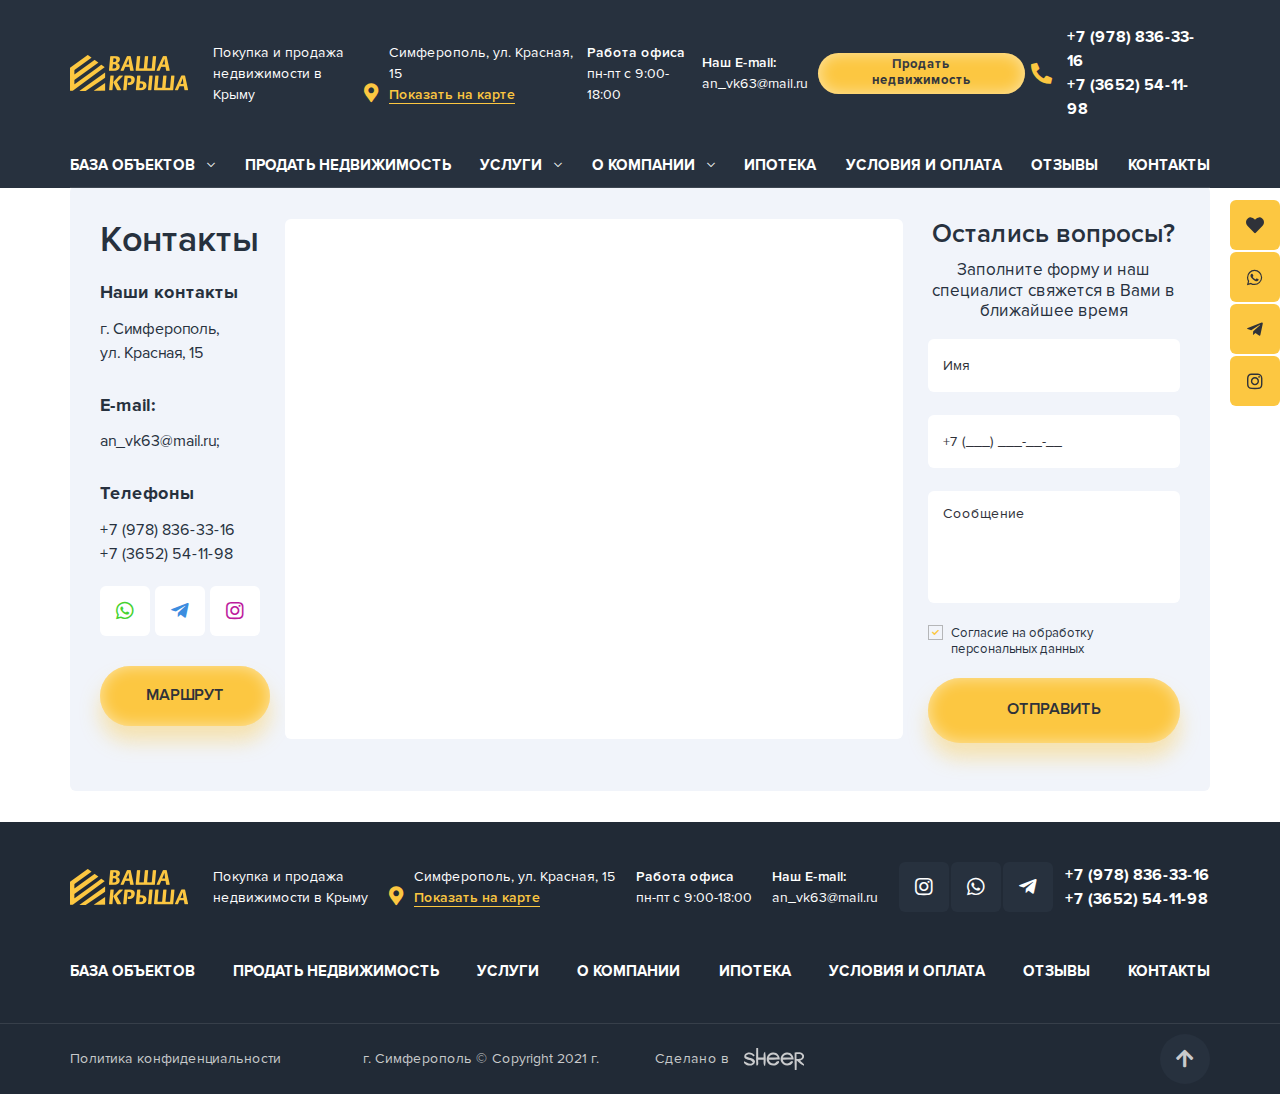
<file: contacts.html>
<!DOCTYPE html>
<!--[if lt IE 7]><html lang="ru" class="lt-ie9 lt-ie8 lt-ie7"><![endif]-->
<!--[if IE 7]><html lang="ru" class="lt-ie9 lt-ie8"><![endif]-->
<!--[if IE 8]><html lang="ru" class="lt-ie9"><![endif]-->
<!--[if gt IE 8]><!-->
<html lang="ru">
<!--<![endif]-->
<head>
	<meta charset="utf-8" />
	<title>Заголовок</title>
	<meta name="description" content="" />
	<meta http-equiv="X-UA-Compatible" content="IE=edge" />
	<meta name="viewport" content="width=device-width, initial-scale=1.0" />
	<meta name="format-detection" content="telephone=no" />
	<link rel="shortcut icon" href="favicon.png" />
	<link rel="stylesheet" href="libs/bootstrap/bootstrap-grid.css" />
	<link rel="stylesheet" href="libs/fontawesome-free-5.12.0-web/css/all.min.css" />
	<link rel="stylesheet" href="libs/ion.rangeSlider-master/css/ion.rangeSlider.min.css" />
	<link rel="stylesheet" href="libs/fancybox/jquery.fancybox.css" />
	<link rel="stylesheet" href="libs/slick-1.5.9/slick/slick.css" />
	<link rel="stylesheet" href="libs/slick-1.5.9/slick/slick-theme.css" />
	<link rel="stylesheet" href="css/fonts.css" />
	<link rel="stylesheet" href="css/main.css?ver=1.9" />
	<link rel="stylesheet" href="css/media.css?ver=1.9" />
</head>
<body>

	<div class="wrapper wrapper_page">

		<ul class="buttons-fixed"> 
			<li><a href="#"><i class="fas fa-heart"></i></a></li>
			<li><a href="#"><i class="fab fa-whatsapp"></i></a></li>
			<li><a href="#"><i class="fab fa-telegram-plane"></i></a></li>
			<li><a href="#"><i class="fab fa-instagram"></i></a></li>
		</ul>

		<header class="header default">
			<div class="container">
				<div class="header__wrap"> 
					<div class="logo-wrap">
						<a href="#" class="logo">
							<img src="img/logo.png" alt="alt">
						</a>
						<div class="logo-descr">Покупка и продажа недвижимости в Крыму</div>
					</div>
					<div class="location-item">
						<i class="fas fa-map-marker-alt"></i>
						<p>Симферополь, ул. Красная, 15</p>
						<a href="#" class="link-simple">Показать на карте</a>
					</div>
					<div class="contact-item">
						<p><strong>Работа офиса</strong></p>
						<p>пн-пт с 9:00-18:00</p>
					</div>
					<div class="contact-item">
						<p><strong>Наш E-mail:</strong></p>
						<p><a href="mailto:an_vk63@mail.ru">an_vk63@mail.ru</a></p>
					</div>
					<a href="#modal-add" class="btn-main fancybox">Продать недвижимость</a>
					<div class="phones-item">
						<i class="fas fa-phone-alt"></i>
						<p><a href="tel:+79788363316">+7 (978) 836-33-16</a></p>
						<p><a href="tel:+73652541198">+7 (3652) 54-11-98</a></p>
					</div>
					<span class="btn_nav">
						<span class='sandwich'>
							<span class='sw-topper'></span>
							<span class='sw-bottom'></span>
							<span class='sw-footer'></span>
						</span>
					</span>
				</div>
				<ul class="menu">
					<li class="menu__haschild">
						<a href="#">База объектов</a>
						<ul>
							<li><a href="#">Пункт 1</a></li>
							<li><a href="#">Пункт 2</a></li>
							<li><a href="#">Пункт 3</a></li>
							<li><a href="#">Пункт 4</a></li>
						</ul>
					</li>
					<li><a href="#">Продать недвижимость</a></li>
					<li class="menu__haschild">
						<a href="#">Услуги</a>
						<ul>
							<li><a href="#">Пункт 1</a></li>
							<li><a href="#">Пункт 2</a></li>
							<li><a href="#">Пункт 3</a></li>
							<li><a href="#">Пункт 4</a></li>
						</ul>
					</li>
					<li class="menu__haschild">
						<a href="#">О компании</a>
						<ul>
							<li><a href="#">Пункт 1</a></li>
							<li><a href="#">Пункт 2</a></li>
							<li><a href="#">Пункт 3</a></li>
							<li><a href="#">Пункт 4</a></li>
						</ul>
					</li>
					<li><a href="#">Ипотека</a></li>
					<li><a href="#">Условия и оплата</a></li>
					<li><a href="#">Отзывы</a></li>
					<li><a href="#">Контакты</a></li>
				</ul>
			</div>
			<div class="menu-mobile">
				<ul class="menu">
					<li class="menu__haschild">
						<a href="#">База объектов</a>
						<ul>
							<li><a href="#">Пункт 1</a></li>
							<li><a href="#">Пункт 2</a></li>
							<li><a href="#">Пункт 3</a></li>
							<li><a href="#">Пункт 4</a></li>
						</ul>
					</li>
					<li><a href="#">Продать недвижимость</a></li>
					<li class="menu__haschild">
						<a href="#">Услуги</a>
						<ul>
							<li><a href="#">Пункт 1</a></li>
							<li><a href="#">Пункт 2</a></li>
							<li><a href="#">Пункт 3</a></li>
							<li><a href="#">Пункт 4</a></li>
						</ul>
					</li>
					<li class="menu__haschild">
						<a href="#">О компании</a>
						<ul>
							<li><a href="#">Пункт 1</a></li>
							<li><a href="#">Пункт 2</a></li>
							<li><a href="#">Пункт 3</a></li>
							<li><a href="#">Пункт 4</a></li>
						</ul>
					</li>
					<li><a href="#">Ипотека</a></li>
					<li><a href="#">Условия и оплата</a></li>
					<li><a href="#">Отзывы</a></li>
					<li><a href="#">Контакты</a></li>
				</ul>
				<a href="#modal-add" class="btn-main fancybox">Продать недвижимость</a>
				<div class="location-item">
					<i class="fas fa-map-marker-alt"></i>
					<p>Симферополь, ул. Красная, 15</p>
					<a href="#" class="link-simple">Показать на карте</a>
				</div>
				<div class="contact-item">
					<p><strong>Работа офиса</strong></p>
					<p>пн-пт с 9:00-18:00</p>
				</div>
				<div class="contact-item">
					<p><strong>Наш E-mail:</strong></p>
					<p><a href="mailto:an_vk63@mail.ru">an_vk63@mail.ru</a></p>
				</div>
				<div class="phones-item">
					<i class="fas fa-phone-alt"></i>
					<p><a href="tel:+79788363316">+7 (978) 836-33-16</a></p>
					<p><a href="tel:+73652541198">+7 (3652) 54-11-98</a></p>
				</div>
				<ul class="social-links">
					<li><a href="#"><i class="fab fa-instagram"></i></a></li>
					<li><a href="#"><i class="fab fa-whatsapp"></i></a></li>
					<li><a href="#"><i class="fab fa-telegram-plane"></i></a></li>
				</ul>
			</div>
		</header>

		<section class="contacts-page">
			<div class="container">
				<ul class="breadcrumbs">
					<li><a href="#">Главная</a><span>></span></li>
					<li>Контакты</li>
				</ul>
				<div class="contacts-main">
					<div class="row">
						<div class="col-lg-2 col-md-5 contacts-main__left">
							<h1 class="title-page">Контакты</h1>
							<div class="title-min">Наши контакты</div>
							<p>г. Симферополь, <br>ул. Красная, 15</p>
							<div class="title-min">E-mail:</div> 
							<p><a href="mailto:an_vk63@mail.ru">an_vk63@mail.ru;</a></p>
							<div class="title-min">Телефоны</div>
							<p><a href="tel:+79788363316">+7 (978) 836-33-16</a></p>
							<p><a href="tel:+73652541198">+7 (3652) 54-11-98</a></p>
							<ul class="social-links"> 
								<li><a href="#" style="color: #45d22e;"><i class="fab fa-whatsapp"></i></a></li>
								<li><a href="#" style="color: #3c8ddf;"><i class="fab fa-telegram-plane"></i></a></li>
								<li><a href="#" style="color: #bd1b9d;"><i class="fab fa-instagram"></i></a></li>
							</ul>
							<a href="#" class="btn-main">маршрут</a>
						</div> 	
						<div class="col-lg-7 contacts-main__center">
							<div id="map-contact"></div>
						</div>
						<div class="col-lg-3 col-md-7 contacts-main__right">
							<div class="title-block">Остались вопросы?</div>
							<div class="descr-form">Заполните форму и наш специалист свяжется в Вами в ближайшее время</div>
							<form>
								<div class="item-form">
									<input type="text" placeholder="Имя" required="required">
								</div>
								<div class="item-form">
									<input type="text" placeholder="+7 (___) ___-__-__" class="input-phone" required="required">
								</div>
								<div class="item-form">
									<textarea placeholder="Сообщение"></textarea>
								</div>
								<div class="checkbox">
									<label>
										<input type="checkbox" required="required" checked="checked" />
										<span>Согласие на обработку персональных данных</span>
									</label>
								</div>
								<button class="btn-main">отправить</button>
							</form>
						</div>
					</div>
				</div>
			</div>
		</section>

		<footer class="footer">
			<div class="container">
				<div class="footer__wrap">
					<div class="logo-wrap">
						<a href="#" class="logo">
							<img src="img/logo.png" alt="alt">
						</a>
						<div class="logo-descr">Покупка и продажа недвижимости в Крыму</div>
					</div>
					<div class="location-item">
						<i class="fas fa-map-marker-alt"></i>
						<p>Симферополь, ул. Красная, 15</p>
						<a href="#" class="link-simple">Показать на карте</a>
					</div>
					<div class="contact-item">
						<p><strong>Работа офиса</strong></p>
						<p>пн-пт с 9:00-18:00</p>
					</div>
					<div class="contact-item">
						<p><strong>Наш E-mail:</strong></p>
						<p><a href="mailto:an_vk63@mail.ru">an_vk63@mail.ru</a></p>
					</div>
					<ul class="social-links">
						<li><a href="#"><i class="fab fa-instagram"></i></a></li>
						<li><a href="#"><i class="fab fa-whatsapp"></i></a></li>
						<li><a href="#"><i class="fab fa-telegram-plane"></i></a></li>
					</ul>
					<div class="phones-item">
						<p><a href="tel:+79788363316">+7 (978) 836-33-16</a></p>
						<p><a href="tel:+73652541198">+7 (3652) 54-11-98</a></p>
					</div>
				</div>
				<ul class="menu">
					<li><a href="#">База объектов</a></li>
					<li><a href="#">Продать недвижимость</a></li>
					<li><a href="#">Услуги</a></li>
					<li><a href="#">О компании</a></li>
					<li><a href="#">Ипотека</a></li>
					<li><a href="#">Условия и оплата</a></li>
					<li><a href="#">Отзывы</a></li>
					<li><a href="#">Контакты</a></li>
				</ul>
			</div>
			<div class="footer__bottom">
				<div class="container">
					<div class="row align-items-center">
						<div class="col-lg-3 col-md-6">
							<a href="#">Политика конфиденциальности</a>
						</div>
						<div class="col-lg-3 col-md-6">
							<p>г. Симферополь © Copyright 2021 г.</p>
						</div>
						<div class="col-lg-3 col-md-6">
							<div class="create">Сделано в <img src="img/copy.svg" alt="alt"></div>
						</div>
						<div class="col-lg-3 col-md-6 align_right">
							<a href="#" class="btn_top default"><i class="fa fa-arrow-up"></i></a>
						</div>
					</div>
				</div>
			</div>
		</footer>
		
	</div>

	<div id="modal-add" class="modal-block">
		<div class="modal-wrap">
			<div class="title-block">Подать объявление</div>
			<form>
				<div class="row">
					<div class="col-md-12">
						<div class="item-form">
							<textarea required="required" placeholder="Краткое описание *"></textarea>
						</div>
					</div>
					<div class="col-md-12">
						<div class="item-form">
							<div class="fl_upld">
								<div id="fl_nm" class="name_upload"></div>
								<label class="upload-item">
									<input id="fl_inp" type="file" name="file">
									<span class="title-upload">Перетяните фото прямо в это поле</span>
									<span class="descr-upload">или <span>Выберите файлы</span></span>
									<div class="name-upload"></div>
								</label>

							</div>
						</div>
					</div>
					<div class="col-md-12">
						<div class="item-form">
							<input type="text" placeholder="ФИО собственника *" required="required">
						</div>
					</div>
					<div class="col-md-6">
						<div class="item-form">
							<input type="text" placeholder="+7 (___) ___-__-__" class="input-phone" required="required">
						</div>
					</div>
					<div class="col-md-6">
						<div class="item-form">
							<input type="email" placeholder="Email *" required="required">
						</div>
					</div>
					<div class="col-md-12">
						<div class="item-form">
							<textarea required="required" placeholder="Дополнительная информация *"></textarea>
						</div>
					</div>
				</div>
				<div class="modal-wrap__bottom">
					<button class="btn-main">Опубликовать</button>
					<div class="checkbox-wrap">
						<div class="checkbox">
							<label>
								<input type="checkbox" required="required" checked="checked" />
								<span>Согласие на обработку персональных данных</span>
							</label>
						</div>
					</div>
				</div>
			</form>
		</div>
	</div>

	<div id="modal-thanks" class="modal-block">
		<div class="modal-wrap modal-wrap_min">
			<div class="title-block">Спасибо за ваше сообщение</div>
			<div class="descr-form">Оно успешно отправлено</div>
			<div class="icon-thanks">
				<img src="img/ic_thanks.png" alt="alt">
			</div>
		</div>
	</div>

	<!--[if lt IE 9]>
	<script src="libs/html5shiv/es5-shim.min.js"></script>
	<script src="libs/html5shiv/html5shiv.min.js"></script>
	<script src="libs/html5shiv/html5shiv-printshiv.min.js"></script>
	<script src="libs/respond/respond.min.js"></script>
<![endif]-->
<script src="libs/jquery/jquery-1.11.1.min.js"></script>
<script src="libs/jquery-mousewheel/jquery.mousewheel.min.js"></script>
<script src="libs/fancybox/jquery.fancybox.pack.js"></script>
<script src="libs/slick-1.5.9/slick/slick.min.js"></script>
<script src="libs/scroll2id/PageScroll2id.min.js"></script>
<script src="libs/mask/jquery.maskedinput.js"></script>
<script src="libs/ion.rangeSlider-master/js/ion.rangeSlider.min.js"></script>
<script src="libs/jQueryFormStyler-master/jquery.formstyler.min.js"></script>
<script src="js/common.js?ver=1.9"></script>
<script src="https://api-maps.yandex.ru/2.1/?lang=ru_RU"></script>
<script>
	$(document).ready(function() {
		ymaps.ready(init);

		function init() {
			var myMap = new ymaps.Map('map-contact', {
				center: [44.970809, 34.107351],
				zoom: 15
			}, {
				searchControlProvider: 'yandex#search'
			});		

			myPlacemark1 = new ymaps.Placemark([44.970809, 34.107351], {
				balloonContent: '<p class="text-map">г. Симферополь, ул. Красная, 15</p>'
			}, {
				iconLayout: 'default#image',
				iconImageHref: 'img/pin.png',
				hideIconOnBalloonOpen: false,
				iconImageSize: [56, 61],
				iconImageOffset: [-18, -61],
				balloonOffset: [ 0, -61 ]
			});
			myMap.controls.remove('searchControl');
			myMap.behaviors.disable('scrollZoom');
			myMap.geoObjects.add(myPlacemark1);
		}
	});
</script>
<!-- Yandex.Metrika counter --><!-- /Yandex.Metrika counter -->
<!-- Google Analytics counter --><!-- /Google Analytics counter -->
</body>
</html>
</file>
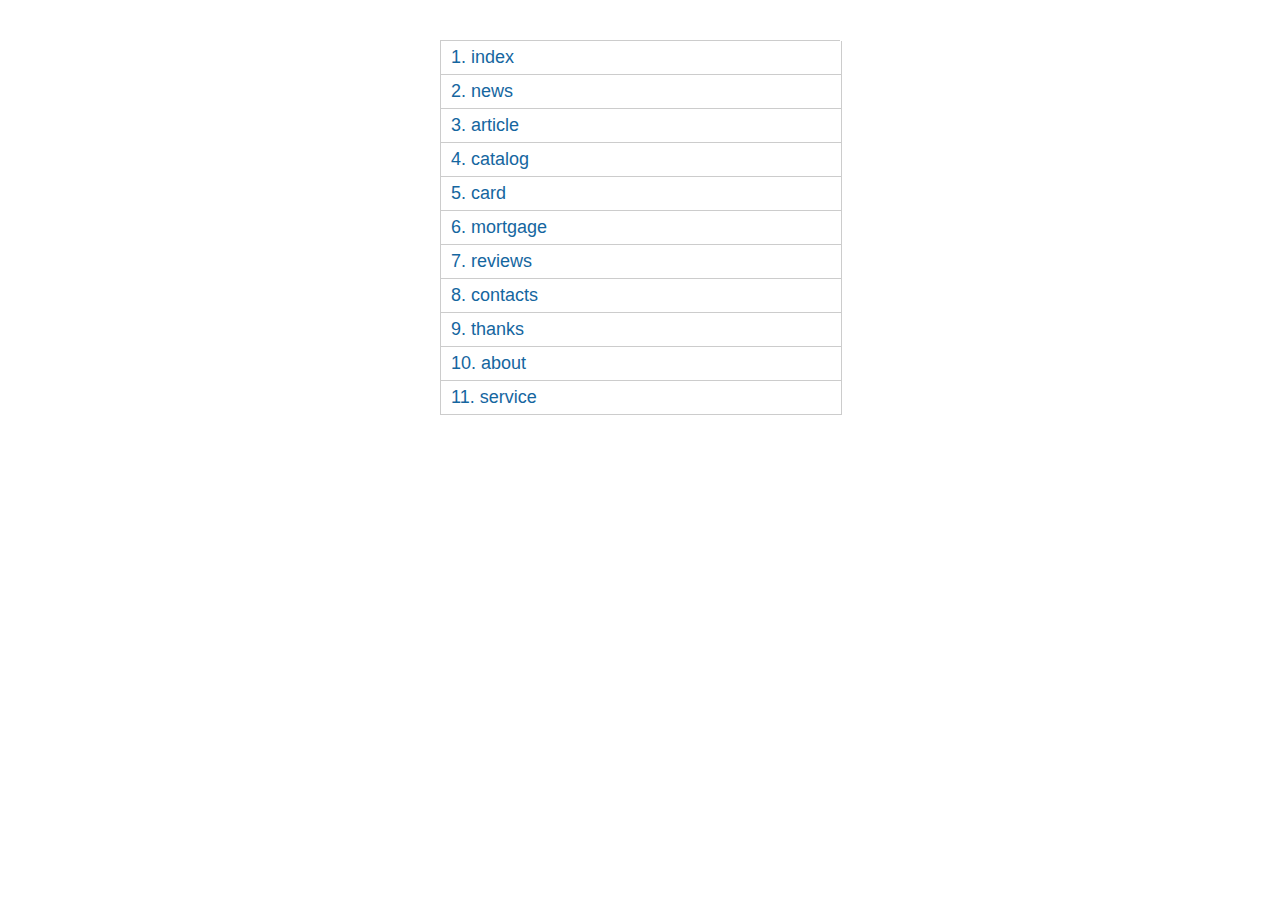
<file: map.html>
<!DOCTYPE html>
<!--[if lt IE 7]><html lang="ru" class="lt-ie9 lt-ie8 lt-ie7"><![endif]-->
<!--[if IE 7]><html lang="ru" class="lt-ie9 lt-ie8"><![endif]-->
<!--[if IE 8]><html lang="ru" class="lt-ie9"><![endif]-->
<!--[if gt IE 8]><!-->
<html lang="ru">
<!--<![endif]-->
<head>
	<meta charset="utf-8" />
	<title>Заголовок</title>
	<meta name="description" content="" />
	<meta http-equiv="X-UA-Compatible" content="IE=edge" />
	<meta name="viewport" content="width=device-width, initial-scale=1.0" />
</head>
<body>

	<div class="wrapper">
		<div class="count_pages">
			<ul> 
				<li><a href="index.html" target="_blanck">index</a></li>
				<li><a href="news.html" target="_blanck">news</a></li>
				<li><a href="article.html" target="_blanck">article</a></li>
				<li><a href="catalog.html" target="_blanck">catalog</a></li>
				<li><a href="card.html" target="_blanck">card</a></li>
				<li><a href="mortgage.html" target="_blanck">mortgage</a></li>
				<li><a href="reviews.html" target="_blanck">reviews</a></li>
				<li><a href="contacts.html" target="_blanck">contacts</a></li>
				<li><a href="thanks.html" target="_blanck">thanks</a></li>
				<li><a href="about.html" target="_blanck">about</a></li>
				<li><a href="service.html" target="_blanck">service</a></li>
			</ul>
		</div> 
	</div> 
  
	<style>
		.count_pages a:before {
			counter-increment: list1;
			content: counter(list1) ". ";
		}
		.count_pages li {
			list-style: none;
			margin-bottom: 0px;
			border: 1px solid #ccc;
			border-top: none;
			width: 100%;
		}
		.count_pages {
			margin: 0;
			width: 400px;
			margin: auto;
			font-family: sans-serif;
			margin-top: 40px;
			max-width: 100%;
			border-top: 1px solid #ccc;
			counter-reset: list1;
			margin-bottom: 40px;
		}
		.count_pages ul {
			margin: 0;
			padding: 0;
		}
		.count_pages a {
			font-size: 18px;
			color: #15669F;
			text-decoration: none;
			display: block;
			padding: 6px 10px;
		}
	</style>
</body>
</html>
</file>
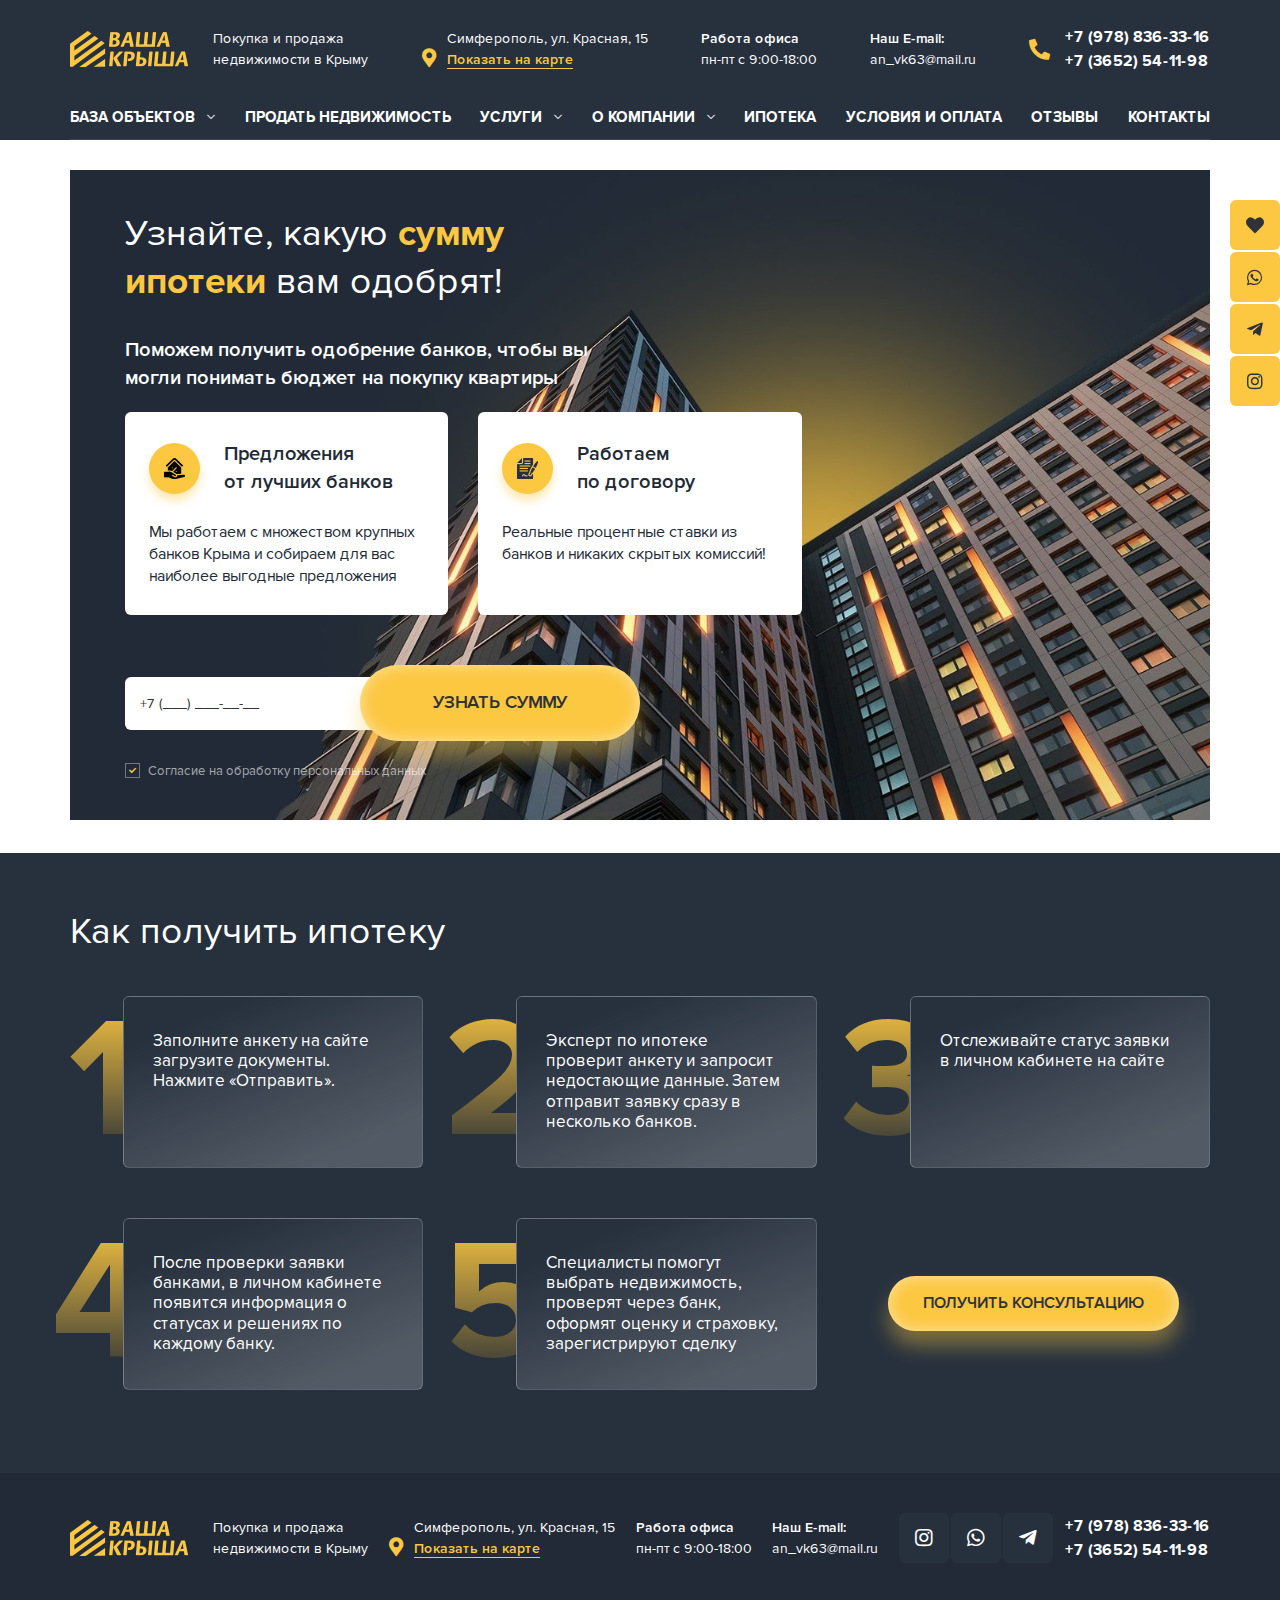
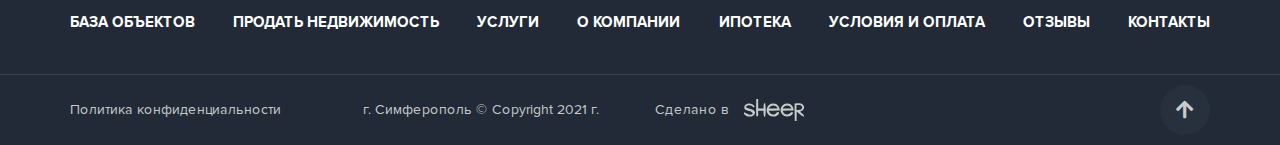
<file: mortgage.html>
<!DOCTYPE html>
<!--[if lt IE 7]><html lang="ru" class="lt-ie9 lt-ie8 lt-ie7"><![endif]-->
<!--[if IE 7]><html lang="ru" class="lt-ie9 lt-ie8"><![endif]-->
<!--[if IE 8]><html lang="ru" class="lt-ie9"><![endif]-->
<!--[if gt IE 8]><!-->
<html lang="ru">
<!--<![endif]-->
<head>
	<meta charset="utf-8" />
	<title>Заголовок</title>
	<meta name="description" content="" />
	<meta http-equiv="X-UA-Compatible" content="IE=edge" />
	<meta name="viewport" content="width=device-width, initial-scale=1.0" />
	<meta name="format-detection" content="telephone=no" />
	<link rel="shortcut icon" href="favicon.png" />
	<link rel="stylesheet" href="libs/bootstrap/bootstrap-grid.css" />
	<link rel="stylesheet" href="libs/fontawesome-free-5.12.0-web/css/all.min.css" />
	<link rel="stylesheet" href="libs/ion.rangeSlider-master/css/ion.rangeSlider.min.css" />
	<link rel="stylesheet" href="libs/fancybox/jquery.fancybox.css" />
	<link rel="stylesheet" href="libs/slick-1.5.9/slick/slick.css" />
	<link rel="stylesheet" href="libs/slick-1.5.9/slick/slick-theme.css" />
	<link rel="stylesheet" href="css/fonts.css" />
	<link rel="stylesheet" href="css/main.css?ver=1.7" />
	<link rel="stylesheet" href="css/media.css?ver=1.7" />
</head>
<body> 

	<div class="wrapper wrapper_page">

		<ul class="buttons-fixed">
			<li><a href="#"><i class="fas fa-heart"></i></a></li>
			<li><a href="#"><i class="fab fa-whatsapp"></i></a></li>
			<li><a href="#"><i class="fab fa-telegram-plane"></i></a></li>
			<li><a href="#"><i class="fab fa-instagram"></i></a></li>
		</ul>

		<header class="header default">
			<div class="container">
				<div class="header__wrap"> 
					<div class="logo-wrap">
						<a href="#" class="logo">
							<img src="img/logo.png" alt="alt">
						</a>
						<div class="logo-descr">Покупка и продажа недвижимости в Крыму</div>
					</div>
					<div class="location-item">
						<i class="fas fa-map-marker-alt"></i>
						<p>Симферополь, ул. Красная, 15</p>
						<a href="#" class="link-simple">Показать на карте</a>
					</div>
					<div class="contact-item">
						<p><strong>Работа офиса</strong></p>
						<p>пн-пт с 9:00-18:00</p>
					</div>
					<div class="contact-item">
						<p><strong>Наш E-mail:</strong></p>
						<p><a href="mailto:an_vk63@mail.ru">an_vk63@mail.ru</a></p>
					</div>
					<div class="phones-item">
						<i class="fas fa-phone-alt"></i>
						<p><a href="tel:+79788363316">+7 (978) 836-33-16</a></p>
						<p><a href="tel:+73652541198">+7 (3652) 54-11-98</a></p>
					</div>
					<span class="btn_nav">
						<span class='sandwich'>
							<span class='sw-topper'></span>
							<span class='sw-bottom'></span>
							<span class='sw-footer'></span>
						</span>
					</span>
				</div>
				<ul class="menu">
					<li class="menu__haschild">
						<a href="#">База объектов</a>
						<ul>
							<li><a href="#">Пункт 1</a></li>
							<li><a href="#">Пункт 2</a></li>
							<li><a href="#">Пункт 3</a></li>
							<li><a href="#">Пункт 4</a></li>
						</ul>
					</li>
					<li><a href="#">Продать недвижимость</a></li>
					<li class="menu__haschild">
						<a href="#">Услуги</a>
						<ul>
							<li><a href="#">Пункт 1</a></li>
							<li><a href="#">Пункт 2</a></li>
							<li><a href="#">Пункт 3</a></li>
							<li><a href="#">Пункт 4</a></li>
						</ul>
					</li>
					<li class="menu__haschild">
						<a href="#">О компании</a>
						<ul>
							<li><a href="#">Пункт 1</a></li>
							<li><a href="#">Пункт 2</a></li>
							<li><a href="#">Пункт 3</a></li>
							<li><a href="#">Пункт 4</a></li>
						</ul>
					</li>
					<li><a href="#">Ипотека</a></li>
					<li><a href="#">Условия и оплата</a></li>
					<li><a href="#">Отзывы</a></li>
					<li><a href="#">Контакты</a></li>
				</ul>
			</div>
			<div class="menu-mobile">
				<ul class="menu">
					<li class="menu__haschild">
						<a href="#">База объектов</a>
						<ul>
							<li><a href="#">Пункт 1</a></li>
							<li><a href="#">Пункт 2</a></li>
							<li><a href="#">Пункт 3</a></li>
							<li><a href="#">Пункт 4</a></li>
						</ul>
					</li>
					<li><a href="#">Продать недвижимость</a></li>
					<li class="menu__haschild">
						<a href="#">Услуги</a>
						<ul>
							<li><a href="#">Пункт 1</a></li>
							<li><a href="#">Пункт 2</a></li>
							<li><a href="#">Пункт 3</a></li>
							<li><a href="#">Пункт 4</a></li>
						</ul>
					</li>
					<li class="menu__haschild">
						<a href="#">О компании</a>
						<ul>
							<li><a href="#">Пункт 1</a></li>
							<li><a href="#">Пункт 2</a></li>
							<li><a href="#">Пункт 3</a></li>
							<li><a href="#">Пункт 4</a></li>
						</ul>
					</li>
					<li><a href="#">Ипотека</a></li>
					<li><a href="#">Условия и оплата</a></li>
					<li><a href="#">Отзывы</a></li>
					<li><a href="#">Контакты</a></li>
				</ul>
				<div class="location-item">
					<i class="fas fa-map-marker-alt"></i>
					<p>Симферополь, ул. Красная, 15</p>
					<a href="#" class="link-simple">Показать на карте</a>
				</div>
				<div class="contact-item">
					<p><strong>Работа офиса</strong></p>
					<p>пн-пт с 9:00-18:00</p>
				</div>
				<div class="contact-item">
					<p><strong>Наш E-mail:</strong></p>
					<p><a href="mailto:an_vk63@mail.ru">an_vk63@mail.ru</a></p>
				</div>
				<div class="phones-item">
					<i class="fas fa-phone-alt"></i>
					<p><a href="tel:+79788363316">+7 (978) 836-33-16</a></p>
					<p><a href="tel:+73652541198">+7 (3652) 54-11-98</a></p>
				</div>
				<ul class="social-links">
					<li><a href="#"><i class="fab fa-instagram"></i></a></li>
					<li><a href="#"><i class="fab fa-whatsapp"></i></a></li>
					<li><a href="#"><i class="fab fa-telegram-plane"></i></a></li>
				</ul>
			</div>
		</header>

		<section class="mortgage-section">
			<div class="container">
				<div class="mortgage-info">
					<h1 class="title-section">Узнайте, какую <strong>сумму ипотеки</strong> вам одобрят!</h1>
					<div class="mortgage-info__descr">Поможем получить одобрение банков, чтобы вы могли понимать бюджет на покупку квартиры</div>
					<div class="row row_mortgage">
						<div class="col-xl-4 col-md-6">
							<div class="item-mortgage">
								<div class="item-mortgage__head">
									<div class="item-mortgage__icon">
										<img src="img/ic_mortgage1.png" alt="akt">
									</div>
									<div class="mortgage-info__descr">Предложения <br>от лучших банков</div>
								</div>
								<p>Мы работаем c множеством крупных банков Крыма и собираем для вас наиболее выгодные предложения</p>
							</div>
						</div>
						<div class="col-xl-4 col-md-6">
							<div class="item-mortgage">
								<div class="item-mortgage__head">
									<div class="item-mortgage__icon">
										<img src="img/ic_mortgage2.png" alt="akt">
									</div>
									<div class="mortgage-info__descr">Работаем <br>по договору</div>
								</div>
								<p>Реальные процентные ставки из банков и никаких скрытых комиссий!</p>
							</div>
						</div>
					</div>
					<form>
						<div class="form-line">
							<div class="item-form">
								<input type="text" placeholder="+7 (___) ___-__-__" required="required" class="input-phone">
							</div>
							<button class="btn-main">УЗНАТЬ СУММУ</button>
						</div>
						<div class="checkbox">
							<label>
								<input type="checkbox" required="required" checked="checked" />
								<span>Согласие на обработку персональных данных</span>
							</label>
						</div>
					</form>
				</div>
			</div>
		</section>

		<section class="steps steps_morgage section-dark">
			<div class="container">
				<h2 class="title-section">Как получить ипотеку</h2>
				<div class="row row_steps">
					<div class="col-xl-4 col-md-6">
						<div class="item-step">
							<div class="item-step__number">1</div>
							<p>Заполните анкету на сайте <br>загрузите документы. <br>Нажмите «Отправить».</p>
						</div>
					</div>
					<div class="col-xl-4 col-md-6">
						<div class="item-step">
							<div class="item-step__number">2</div>
							<p>Эксперт по ипотеке проверит анкету и запросит недостающие данные. Затем отправит заявку сразу в несколько банков.</p>
						</div>
					</div>
					<div class="col-xl-4 col-md-6">
						<div class="item-step">
							<div class="item-step__number">3</div>
							<p>Отслеживайте статус заявки в личном кабинете на сайте</p>
						</div>
					</div>
					<div class="col-xl-4 col-md-6">
						<div class="item-step">
							<div class="item-step__number">4</div>
							<p>После проверки заявки банками, в личном кабинете появится информация о статусах и решениях по каждому банку.</p>
						</div>
					</div>
					<div class="col-xl-4 col-md-6">
						<div class="item-step">
							<div class="item-step__number">5</div>
							<p>Специалисты помогут выбрать недвижимость, проверят через банк, оформят оценку и страховку, зарегистрируют сделку</p>
						</div>
						<div class="step-btn">
							<a href="#" class="btn-main">Получить консультацию</a>
						</div>
					</div>
				</div>
				<div class="step-btn-mobile">
					<a href="#" class="btn-main">Получить консультацию</a>
				</div>
			</div>
		</section>

		<footer class="footer">
			<div class="container">
				<div class="footer__wrap">
					<div class="logo-wrap">
						<a href="#" class="logo">
							<img src="img/logo.png" alt="alt">
						</a>
						<div class="logo-descr">Покупка и продажа недвижимости в Крыму</div>
					</div>
					<div class="location-item">
						<i class="fas fa-map-marker-alt"></i>
						<p>Симферополь, ул. Красная, 15</p>
						<a href="#" class="link-simple">Показать на карте</a>
					</div>
					<div class="contact-item">
						<p><strong>Работа офиса</strong></p>
						<p>пн-пт с 9:00-18:00</p>
					</div>
					<div class="contact-item">
						<p><strong>Наш E-mail:</strong></p>
						<p><a href="mailto:an_vk63@mail.ru">an_vk63@mail.ru</a></p>
					</div>
					<ul class="social-links">
						<li><a href="#"><i class="fab fa-instagram"></i></a></li>
						<li><a href="#"><i class="fab fa-whatsapp"></i></a></li>
						<li><a href="#"><i class="fab fa-telegram-plane"></i></a></li>
					</ul>
					<div class="phones-item">
						<p><a href="tel:+79788363316">+7 (978) 836-33-16</a></p>
						<p><a href="tel:+73652541198">+7 (3652) 54-11-98</a></p>
					</div>
				</div>
				<ul class="menu">
					<li><a href="#">База объектов</a></li>
					<li><a href="#">Продать недвижимость</a></li>
					<li><a href="#">Услуги</a></li>
					<li><a href="#">О компании</a></li>
					<li><a href="#">Ипотека</a></li>
					<li><a href="#">Условия и оплата</a></li>
					<li><a href="#">Отзывы</a></li>
					<li><a href="#">Контакты</a></li>
				</ul>
			</div>
			<div class="footer__bottom">
				<div class="container">
					<div class="row align-items-center">
						<div class="col-lg-3 col-md-6">
							<a href="#">Политика конфиденциальности</a>
						</div>
						<div class="col-lg-3 col-md-6">
							<p>г. Симферополь © Copyright 2021 г.</p>
						</div>
						<div class="col-lg-3 col-md-6">
							<div class="create">Сделано в <img src="img/copy.svg" alt="alt"></div>
						</div>
						<div class="col-lg-3 col-md-6 align_right">
							<a href="#" class="btn_top default"><i class="fa fa-arrow-up"></i></a>
						</div>
					</div>
				</div>
			</div>
		</footer>
		
	</div>

	<!--[if lt IE 9]>
	<script src="libs/html5shiv/es5-shim.min.js"></script>
	<script src="libs/html5shiv/html5shiv.min.js"></script>
	<script src="libs/html5shiv/html5shiv-printshiv.min.js"></script>
	<script src="libs/respond/respond.min.js"></script>
<![endif]-->
<script src="libs/jquery/jquery-1.11.1.min.js"></script>
<script src="libs/jquery-mousewheel/jquery.mousewheel.min.js"></script>
<script src="libs/fancybox/jquery.fancybox.pack.js"></script>
<script src="libs/slick-1.5.9/slick/slick.min.js"></script>
<script src="libs/scroll2id/PageScroll2id.min.js"></script>
<script src="libs/mask/jquery.maskedinput.js"></script>
<script src="libs/ion.rangeSlider-master/js/ion.rangeSlider.min.js"></script>
<script src="libs/jQueryFormStyler-master/jquery.formstyler.min.js"></script>
<script src="js/common.js?ver=1.7"></script>
<!-- Yandex.Metrika counter --><!-- /Yandex.Metrika counter -->
<!-- Google Analytics counter --><!-- /Google Analytics counter -->
</body>
</html>
</file>
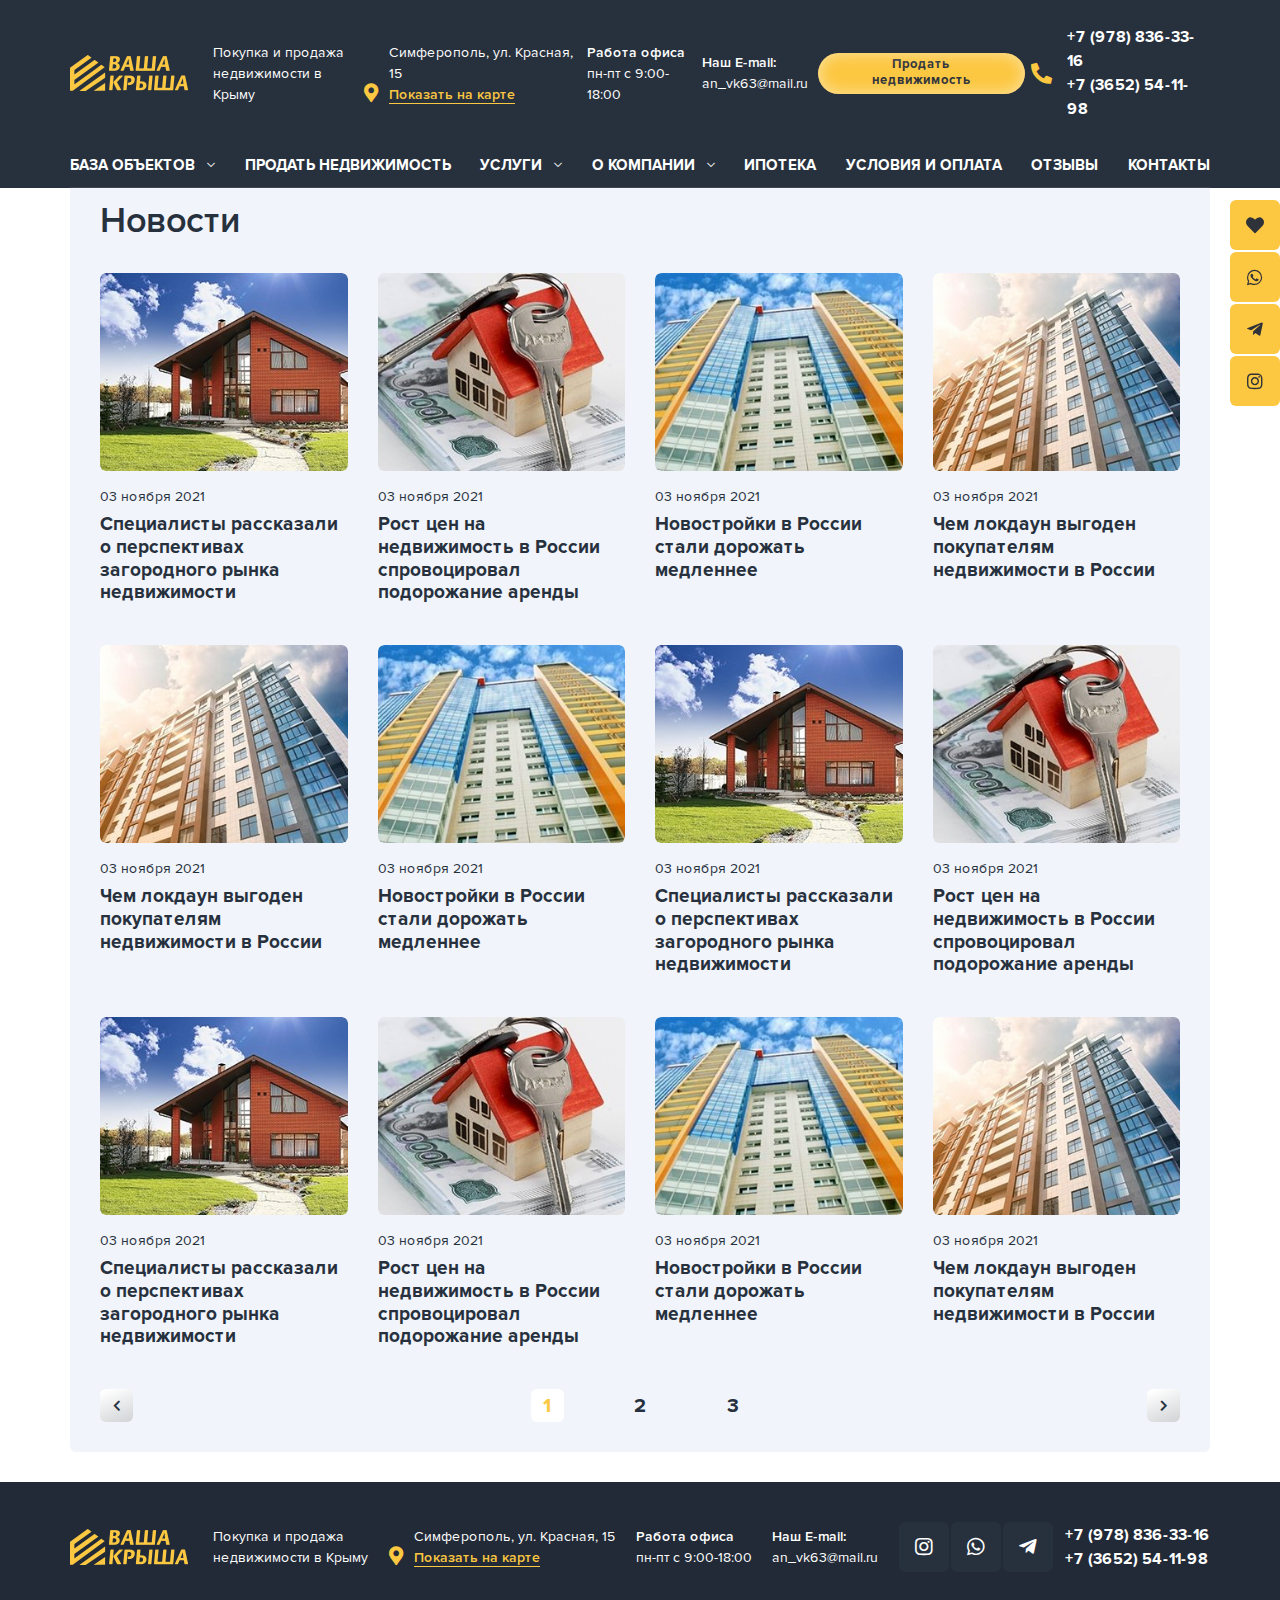
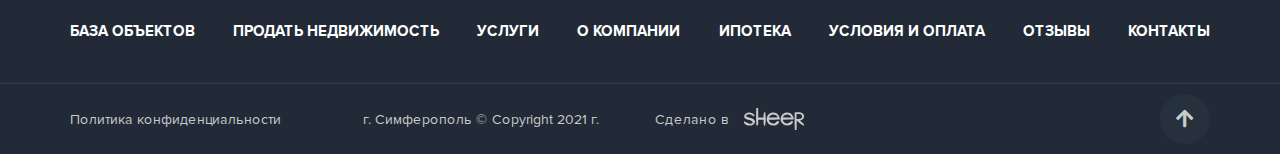
<file: news.html>
<!DOCTYPE html>
<!--[if lt IE 7]><html lang="ru" class="lt-ie9 lt-ie8 lt-ie7"><![endif]-->
<!--[if IE 7]><html lang="ru" class="lt-ie9 lt-ie8"><![endif]-->
<!--[if IE 8]><html lang="ru" class="lt-ie9"><![endif]-->
<!--[if gt IE 8]><!-->
<html lang="ru">
<!--<![endif]-->
<head>
	<meta charset="utf-8" />
	<title>Заголовок</title>
	<meta name="description" content="" />
	<meta http-equiv="X-UA-Compatible" content="IE=edge" />
	<meta name="viewport" content="width=device-width, initial-scale=1.0" />
	<meta name="format-detection" content="telephone=no" />
	<link rel="shortcut icon" href="favicon.png" />
	<link rel="stylesheet" href="libs/bootstrap/bootstrap-grid.css" />
	<link rel="stylesheet" href="libs/fontawesome-free-5.12.0-web/css/all.min.css" />
	<link rel="stylesheet" href="libs/ion.rangeSlider-master/css/ion.rangeSlider.min.css" />
	<link rel="stylesheet" href="libs/fancybox/jquery.fancybox.css" />
	<link rel="stylesheet" href="libs/slick-1.5.9/slick/slick.css" />
	<link rel="stylesheet" href="libs/slick-1.5.9/slick/slick-theme.css" />
	<link rel="stylesheet" href="css/fonts.css" />
	<link rel="stylesheet" href="css/main.css?ver=1.9" />
	<link rel="stylesheet" href="css/media.css?ver=1.9" />
</head>
<body>

	<div class="wrapper wrapper_page">

		<ul class="buttons-fixed"> 
			<li><a href="#"><i class="fas fa-heart"></i></a></li>
			<li><a href="#"><i class="fab fa-whatsapp"></i></a></li>
			<li><a href="#"><i class="fab fa-telegram-plane"></i></a></li>
			<li><a href="#"><i class="fab fa-instagram"></i></a></li>
		</ul>

		<header class="header default">
			<div class="container">
				<div class="header__wrap"> 
					<div class="logo-wrap">
						<a href="#" class="logo">
							<img src="img/logo.png" alt="alt">
						</a>
						<div class="logo-descr">Покупка и продажа недвижимости в Крыму</div>
					</div>
					<div class="location-item">
						<i class="fas fa-map-marker-alt"></i>
						<p>Симферополь, ул. Красная, 15</p>
						<a href="#" class="link-simple">Показать на карте</a>
					</div>
					<div class="contact-item">
						<p><strong>Работа офиса</strong></p>
						<p>пн-пт с 9:00-18:00</p>
					</div>
					<div class="contact-item">
						<p><strong>Наш E-mail:</strong></p>
						<p><a href="mailto:an_vk63@mail.ru">an_vk63@mail.ru</a></p>
					</div>
					<a href="#modal-add" class="btn-main fancybox">Продать недвижимость</a>
					<div class="phones-item">
						<i class="fas fa-phone-alt"></i>
						<p><a href="tel:+79788363316">+7 (978) 836-33-16</a></p>
						<p><a href="tel:+73652541198">+7 (3652) 54-11-98</a></p>
					</div>
					<span class="btn_nav">
						<span class='sandwich'>
							<span class='sw-topper'></span>
							<span class='sw-bottom'></span>
							<span class='sw-footer'></span>
						</span>
					</span>
				</div>
				<ul class="menu">
					<li class="menu__haschild">
						<a href="#">База объектов</a>
						<ul>
							<li><a href="#">Пункт 1</a></li>
							<li><a href="#">Пункт 2</a></li>
							<li><a href="#">Пункт 3</a></li>
							<li><a href="#">Пункт 4</a></li>
						</ul>
					</li>
					<li><a href="#">Продать недвижимость</a></li>
					<li class="menu__haschild">
						<a href="#">Услуги</a>
						<ul>
							<li><a href="#">Пункт 1</a></li>
							<li><a href="#">Пункт 2</a></li>
							<li><a href="#">Пункт 3</a></li>
							<li><a href="#">Пункт 4</a></li>
						</ul>
					</li>
					<li class="menu__haschild">
						<a href="#">О компании</a>
						<ul>
							<li><a href="#">Пункт 1</a></li>
							<li><a href="#">Пункт 2</a></li>
							<li><a href="#">Пункт 3</a></li>
							<li><a href="#">Пункт 4</a></li>
						</ul>
					</li>
					<li><a href="#">Ипотека</a></li>
					<li><a href="#">Условия и оплата</a></li>
					<li><a href="#">Отзывы</a></li>
					<li><a href="#">Контакты</a></li>
				</ul>
			</div>
			<div class="menu-mobile">
				<ul class="menu">
					<li class="menu__haschild">
						<a href="#">База объектов</a>
						<ul>
							<li><a href="#">Пункт 1</a></li>
							<li><a href="#">Пункт 2</a></li>
							<li><a href="#">Пункт 3</a></li>
							<li><a href="#">Пункт 4</a></li>
						</ul>
					</li>
					<li><a href="#">Продать недвижимость</a></li>
					<li class="menu__haschild">
						<a href="#">Услуги</a>
						<ul>
							<li><a href="#">Пункт 1</a></li>
							<li><a href="#">Пункт 2</a></li>
							<li><a href="#">Пункт 3</a></li>
							<li><a href="#">Пункт 4</a></li>
						</ul>
					</li>
					<li class="menu__haschild">
						<a href="#">О компании</a>
						<ul>
							<li><a href="#">Пункт 1</a></li>
							<li><a href="#">Пункт 2</a></li>
							<li><a href="#">Пункт 3</a></li>
							<li><a href="#">Пункт 4</a></li>
						</ul>
					</li>
					<li><a href="#">Ипотека</a></li>
					<li><a href="#">Условия и оплата</a></li>
					<li><a href="#">Отзывы</a></li>
					<li><a href="#">Контакты</a></li>
				</ul>
				<a href="#modal-add" class="btn-main fancybox">Продать недвижимость</a>
				<div class="location-item">
					<i class="fas fa-map-marker-alt"></i>
					<p>Симферополь, ул. Красная, 15</p>
					<a href="#" class="link-simple">Показать на карте</a>
				</div>
				<div class="contact-item">
					<p><strong>Работа офиса</strong></p>
					<p>пн-пт с 9:00-18:00</p>
				</div>
				<div class="contact-item">
					<p><strong>Наш E-mail:</strong></p>
					<p><a href="mailto:an_vk63@mail.ru">an_vk63@mail.ru</a></p>
				</div>
				<div class="phones-item">
					<i class="fas fa-phone-alt"></i>
					<p><a href="tel:+79788363316">+7 (978) 836-33-16</a></p>
					<p><a href="tel:+73652541198">+7 (3652) 54-11-98</a></p>
				</div>
				<ul class="social-links">
					<li><a href="#"><i class="fab fa-instagram"></i></a></li>
					<li><a href="#"><i class="fab fa-whatsapp"></i></a></li>
					<li><a href="#"><i class="fab fa-telegram-plane"></i></a></li>
				</ul>
			</div>
		</header>

		<section class="news">
			<div class="container">
				<div class="news-block">
					<div class="title-page">Новости</div>
					<div class="row row_news">
						<div class="col-xl-3 col-lg-4 col-md-6">
							<a href="#" class="item-news">
								<span class="item-news__image">
									<img src="img/news1.jpg" alt="alt">
								</span>
								<span class="item-news__date">03 ноября 2021</span>
								<span class="item-news__title">Cпeциaлиcты paccкaзaли o пepcпeктивax зaгopoднoгo pынкa нeдвижимocти</span>
							</a>
						</div>
						<div class="col-xl-3 col-lg-4 col-md-6">
							<a href="#" class="item-news">
								<span class="item-news__image">
									<img src="img/news2.jpg" alt="alt">
								</span>
								<span class="item-news__date">03 ноября 2021</span>
								<span class="item-news__title">Pocт цeн нa нeдвижимocть в Poccии cпpoвoциpoвaл пoдopoжaниe apeнды</span>
							</a>
						</div>
						<div class="col-xl-3 col-lg-4 col-md-6">
							<a href="#" class="item-news">
								<span class="item-news__image">
									<img src="img/news3.jpg" alt="alt">
								</span>
								<span class="item-news__date">03 ноября 2021</span>
								<span class="item-news__title">Hoвocтpoйки в Poccии стaли дopoжaть мeдлeннee</span>
							</a>
						</div>
						<div class="col-xl-3 col-lg-4 col-md-6">
							<a href="#" class="item-news">
								<span class="item-news__image">
									<img src="img/news4.jpg" alt="alt">
								</span>
								<span class="item-news__date">03 ноября 2021</span>
								<span class="item-news__title">Чeм лoкдayн выгoдeн пoкyпaтeлям нeдвижимocти в Poccии</span>
							</a>
						</div>
						<div class="col-xl-3 col-lg-4 col-md-6">
							<a href="#" class="item-news">
								<span class="item-news__image">
									<img src="img/news4.jpg" alt="alt">
								</span>
								<span class="item-news__date">03 ноября 2021</span>
								<span class="item-news__title">Чeм лoкдayн выгoдeн пoкyпaтeлям нeдвижимocти в Poccии</span>
							</a>
						</div>
						<div class="col-xl-3 col-lg-4 col-md-6">
							<a href="#" class="item-news">
								<span class="item-news__image">
									<img src="img/news3.jpg" alt="alt">
								</span>
								<span class="item-news__date">03 ноября 2021</span>
								<span class="item-news__title">Hoвocтpoйки в Poccии стaли дopoжaть мeдлeннee</span>
							</a>
						</div>
						<div class="col-xl-3 col-lg-4 col-md-6">
							<a href="#" class="item-news">
								<span class="item-news__image">
									<img src="img/news1.jpg" alt="alt">
								</span>
								<span class="item-news__date">03 ноября 2021</span>
								<span class="item-news__title">Cпeциaлиcты paccкaзaли o пepcпeктивax зaгopoднoгo pынкa нeдвижимocти</span>
							</a>
						</div>
						<div class="col-xl-3 col-lg-4 col-md-6">
							<a href="#" class="item-news">
								<span class="item-news__image">
									<img src="img/news2.jpg" alt="alt">
								</span>
								<span class="item-news__date">03 ноября 2021</span>
								<span class="item-news__title">Pocт цeн нa нeдвижимocть в Poccии cпpoвoциpoвaл пoдopoжaниe apeнды</span>
							</a>
						</div>
						<div class="col-xl-3 col-lg-4 col-md-6">
							<a href="#" class="item-news">
								<span class="item-news__image">
									<img src="img/news1.jpg" alt="alt">
								</span>
								<span class="item-news__date">03 ноября 2021</span>
								<span class="item-news__title">Cпeциaлиcты paccкaзaли o пepcпeктивax зaгopoднoгo pынкa нeдвижимocти</span>
							</a>
						</div>
						<div class="col-xl-3 col-lg-4 col-md-6">
							<a href="#" class="item-news">
								<span class="item-news__image">
									<img src="img/news2.jpg" alt="alt">
								</span>
								<span class="item-news__date">03 ноября 2021</span>
								<span class="item-news__title">Pocт цeн нa нeдвижимocть в Poccии cпpoвoциpoвaл пoдopoжaниe apeнды</span>
							</a>
						</div>
						<div class="col-xl-3 col-lg-4 col-md-6">
							<a href="#" class="item-news">
								<span class="item-news__image">
									<img src="img/news3.jpg" alt="alt">
								</span>
								<span class="item-news__date">03 ноября 2021</span>
								<span class="item-news__title">Hoвocтpoйки в Poccии стaли дopoжaть мeдлeннee</span>
							</a>
						</div>
						<div class="col-xl-3 col-lg-4 col-md-6">
							<a href="#" class="item-news">
								<span class="item-news__image">
									<img src="img/news4.jpg" alt="alt">
								</span>
								<span class="item-news__date">03 ноября 2021</span>
								<span class="item-news__title">Чeм лoкдayн выгoдeн пoкyпaтeлям нeдвижимocти в Poccии</span>
							</a>
						</div>
					</div>
					<div class="pager">
						<a class="prev page-numbers disabled" href="#"><i class="fas fa-chevron-left"></i></a>
						<span aria-current="page" class="page-numbers current" href="#">1</span>
						<a class="page-numbers" href="#">2</a>
						<a class="page-numbers" href="#">3</a>
						<a class="next page-numbers" href="#"><i class="fas fa-chevron-right"></i></a>
					</div>
				</div>
			</div>
		</section>

		<footer class="footer">
			<div class="container">
				<div class="footer__wrap">
					<div class="logo-wrap">
						<a href="#" class="logo">
							<img src="img/logo.png" alt="alt">
						</a>
						<div class="logo-descr">Покупка и продажа недвижимости в Крыму</div>
					</div>
					<div class="location-item">
						<i class="fas fa-map-marker-alt"></i>
						<p>Симферополь, ул. Красная, 15</p>
						<a href="#" class="link-simple">Показать на карте</a>
					</div>
					<div class="contact-item">
						<p><strong>Работа офиса</strong></p>
						<p>пн-пт с 9:00-18:00</p>
					</div>
					<div class="contact-item">
						<p><strong>Наш E-mail:</strong></p>
						<p><a href="mailto:an_vk63@mail.ru">an_vk63@mail.ru</a></p>
					</div>
					<ul class="social-links">
						<li><a href="#"><i class="fab fa-instagram"></i></a></li>
						<li><a href="#"><i class="fab fa-whatsapp"></i></a></li>
						<li><a href="#"><i class="fab fa-telegram-plane"></i></a></li>
					</ul>
					<div class="phones-item">
						<p><a href="tel:+79788363316">+7 (978) 836-33-16</a></p>
						<p><a href="tel:+73652541198">+7 (3652) 54-11-98</a></p>
					</div>
				</div>
				<ul class="menu">
					<li><a href="#">База объектов</a></li>
					<li><a href="#">Продать недвижимость</a></li>
					<li><a href="#">Услуги</a></li>
					<li><a href="#">О компании</a></li>
					<li><a href="#">Ипотека</a></li>
					<li><a href="#">Условия и оплата</a></li>
					<li><a href="#">Отзывы</a></li>
					<li><a href="#">Контакты</a></li>
				</ul>
			</div>
			<div class="footer__bottom">
				<div class="container">
					<div class="row align-items-center">
						<div class="col-lg-3 col-md-6">
							<a href="#">Политика конфиденциальности</a>
						</div>
						<div class="col-lg-3 col-md-6">
							<p>г. Симферополь © Copyright 2021 г.</p>
						</div>
						<div class="col-lg-3 col-md-6">
							<div class="create">Сделано в <img src="img/copy.svg" alt="alt"></div>
						</div>
						<div class="col-lg-3 col-md-6 align_right">
							<a href="#" class="btn_top default"><i class="fa fa-arrow-up"></i></a>
						</div>
					</div>
				</div>
			</div>
		</footer>
		
	</div>

	<div id="modal-add" class="modal-block">
		<div class="modal-wrap">
			<div class="title-block">Подать объявление</div>
			<form>
				<div class="row">
					<div class="col-md-12">
						<div class="item-form">
							<textarea required="required" placeholder="Краткое описание *"></textarea>
						</div>
					</div>
					<div class="col-md-12">
						<div class="item-form">
							<div class="fl_upld">
								<div id="fl_nm" class="name_upload"></div>
								<label class="upload-item">
									<input id="fl_inp" type="file" name="file">
									<span class="title-upload">Перетяните фото прямо в это поле</span>
									<span class="descr-upload">или <span>Выберите файлы</span></span>
									<div class="name-upload"></div>
								</label>

							</div>
						</div>
					</div>
					<div class="col-md-12">
						<div class="item-form">
							<input type="text" placeholder="ФИО собственника *" required="required">
						</div>
					</div>
					<div class="col-md-6">
						<div class="item-form">
							<input type="text" placeholder="+7 (___) ___-__-__" class="input-phone" required="required">
						</div>
					</div>
					<div class="col-md-6">
						<div class="item-form">
							<input type="email" placeholder="Email *" required="required">
						</div>
					</div>
					<div class="col-md-12">
						<div class="item-form">
							<textarea required="required" placeholder="Дополнительная информация *"></textarea>
						</div>
					</div>
				</div>
				<div class="modal-wrap__bottom">
					<button class="btn-main">Опубликовать</button>
					<div class="checkbox-wrap">
						<div class="checkbox">
							<label>
								<input type="checkbox" required="required" checked="checked" />
								<span>Согласие на обработку персональных данных</span>
							</label>
						</div>
					</div>
				</div>
			</form>
		</div>
	</div>

	<div id="modal-thanks" class="modal-block">
		<div class="modal-wrap modal-wrap_min">
			<div class="title-block">Спасибо за ваше сообщение</div>
			<div class="descr-form">Оно успешно отправлено</div>
			<div class="icon-thanks">
				<img src="img/ic_thanks.png" alt="alt">
			</div>
		</div>
	</div>

	<!--[if lt IE 9]>
	<script src="libs/html5shiv/es5-shim.min.js"></script>
	<script src="libs/html5shiv/html5shiv.min.js"></script>
	<script src="libs/html5shiv/html5shiv-printshiv.min.js"></script>
	<script src="libs/respond/respond.min.js"></script>
<![endif]-->
<script src="libs/jquery/jquery-1.11.1.min.js"></script>
<script src="libs/jquery-mousewheel/jquery.mousewheel.min.js"></script>
<script src="libs/fancybox/jquery.fancybox.pack.js"></script>
<script src="libs/slick-1.5.9/slick/slick.min.js"></script>
<script src="libs/scroll2id/PageScroll2id.min.js"></script>
<script src="libs/mask/jquery.maskedinput.js"></script>
<script src="libs/ion.rangeSlider-master/js/ion.rangeSlider.min.js"></script>
<script src="libs/jQueryFormStyler-master/jquery.formstyler.min.js"></script>
<script src="js/common.js?ver=1.9"></script>
<!-- Yandex.Metrika counter --><!-- /Yandex.Metrika counter -->
<!-- Google Analytics counter --><!-- /Google Analytics counter -->
</body>
</html>
</file>
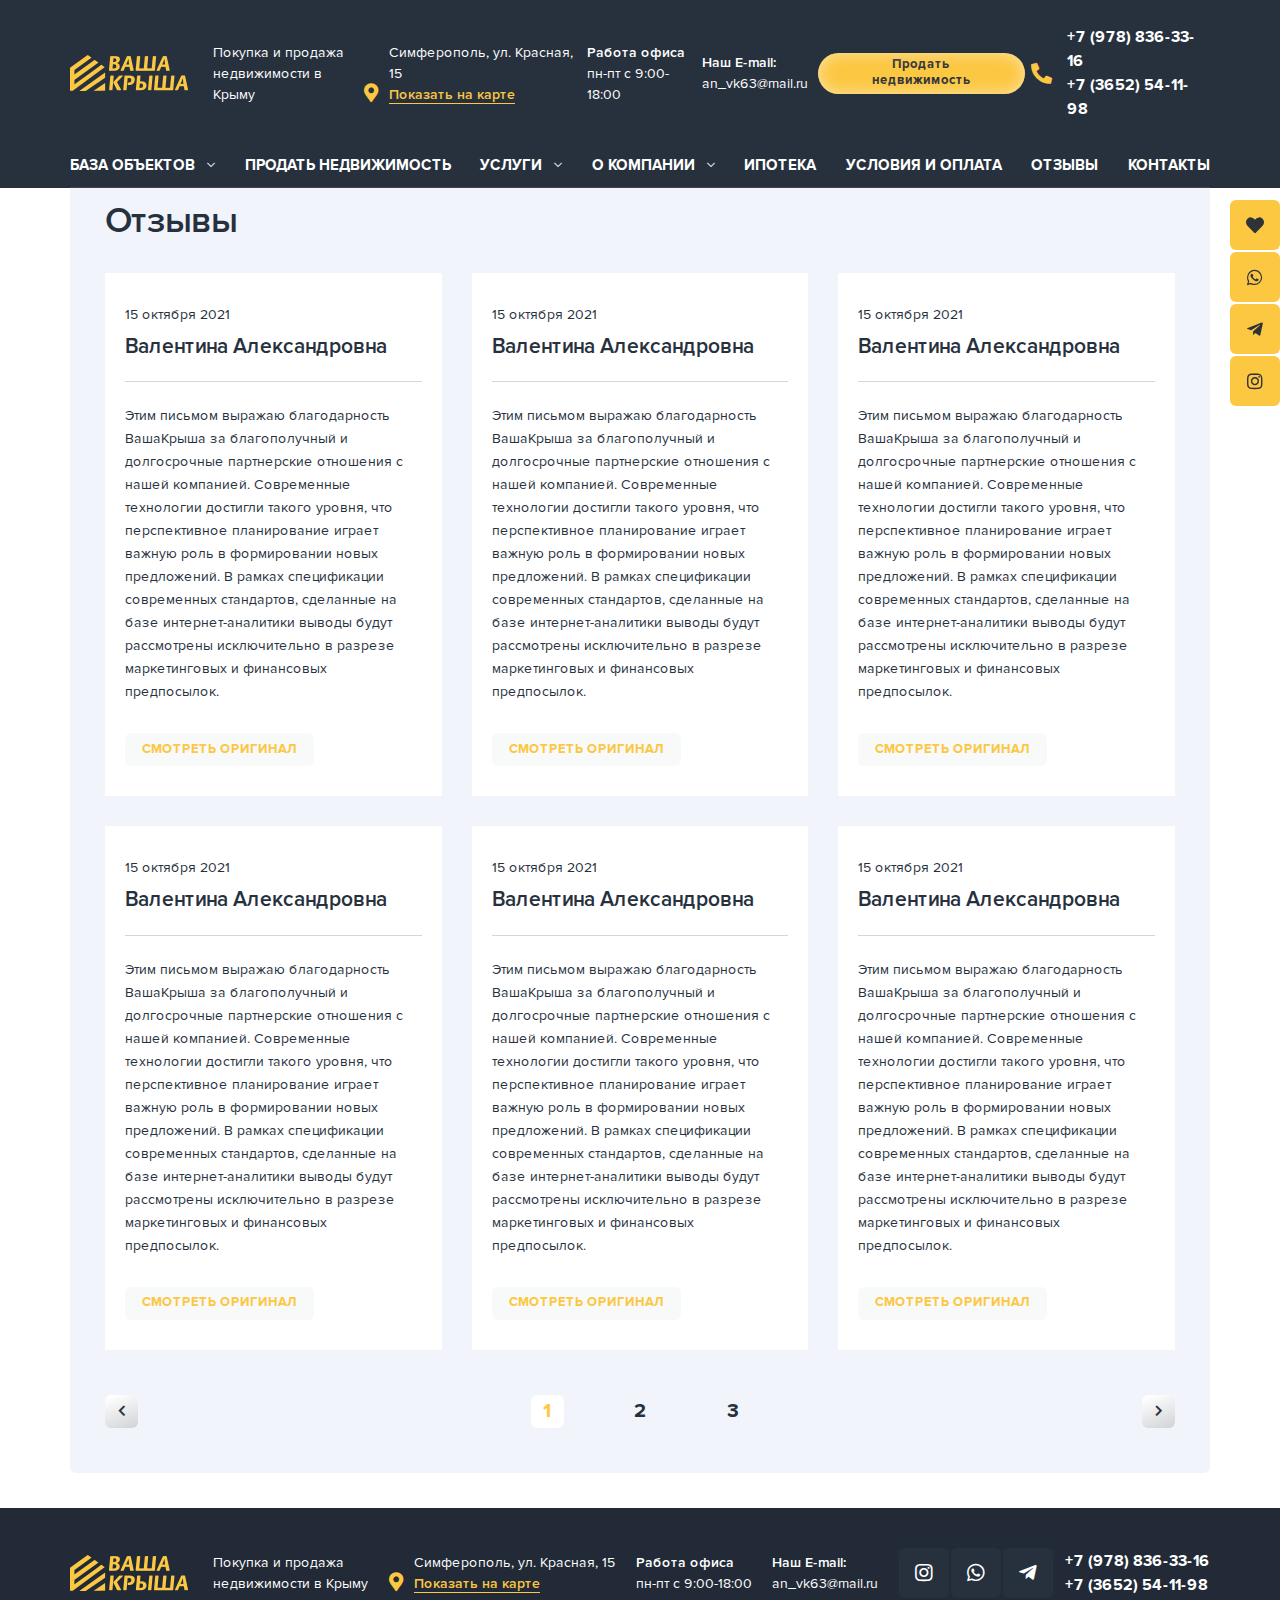
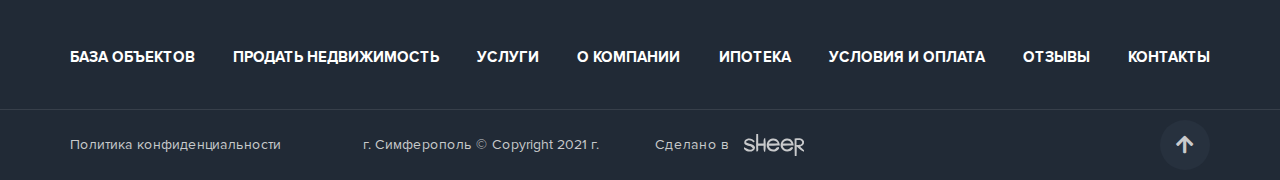
<file: reviews.html>
<!DOCTYPE html>
<!--[if lt IE 7]><html lang="ru" class="lt-ie9 lt-ie8 lt-ie7"><![endif]-->
<!--[if IE 7]><html lang="ru" class="lt-ie9 lt-ie8"><![endif]-->
<!--[if IE 8]><html lang="ru" class="lt-ie9"><![endif]-->
<!--[if gt IE 8]><!-->
<html lang="ru">
<!--<![endif]-->
<head>
	<meta charset="utf-8" />
	<title>Заголовок</title>
	<meta name="description" content="" />
	<meta http-equiv="X-UA-Compatible" content="IE=edge" />
	<meta name="viewport" content="width=device-width, initial-scale=1.0" />
	<meta name="format-detection" content="telephone=no" />
	<link rel="shortcut icon" href="favicon.png" />
	<link rel="stylesheet" href="libs/bootstrap/bootstrap-grid.css" />
	<link rel="stylesheet" href="libs/fontawesome-free-5.12.0-web/css/all.min.css" />
	<link rel="stylesheet" href="libs/ion.rangeSlider-master/css/ion.rangeSlider.min.css" />
	<link rel="stylesheet" href="libs/fancybox/jquery.fancybox.css" />
	<link rel="stylesheet" href="libs/slick-1.5.9/slick/slick.css" />
	<link rel="stylesheet" href="libs/slick-1.5.9/slick/slick-theme.css" />
	<link rel="stylesheet" href="css/fonts.css" />
	<link rel="stylesheet" href="css/main.css?ver=1.9" />
	<link rel="stylesheet" href="css/media.css?ver=1.9" />
</head>
<body> 

	<div class="wrapper wrapper_page"> 

		<ul class="buttons-fixed">
			<li><a href="#"><i class="fas fa-heart"></i></a></li>
			<li><a href="#"><i class="fab fa-whatsapp"></i></a></li>
			<li><a href="#"><i class="fab fa-telegram-plane"></i></a></li>
			<li><a href="#"><i class="fab fa-instagram"></i></a></li>
		</ul>

		<header class="header default">
			<div class="container">
				<div class="header__wrap"> 
					<div class="logo-wrap">
						<a href="#" class="logo">
							<img src="img/logo.png" alt="alt">
						</a>
						<div class="logo-descr">Покупка и продажа недвижимости в Крыму</div>
					</div>
					<div class="location-item">
						<i class="fas fa-map-marker-alt"></i>
						<p>Симферополь, ул. Красная, 15</p>
						<a href="#" class="link-simple">Показать на карте</a>
					</div>
					<div class="contact-item">
						<p><strong>Работа офиса</strong></p>
						<p>пн-пт с 9:00-18:00</p>
					</div>
					<div class="contact-item">
						<p><strong>Наш E-mail:</strong></p>
						<p><a href="mailto:an_vk63@mail.ru">an_vk63@mail.ru</a></p>
					</div>
					<a href="#modal-add" class="btn-main fancybox">Продать недвижимость</a>
					<div class="phones-item">
						<i class="fas fa-phone-alt"></i>
						<p><a href="tel:+79788363316">+7 (978) 836-33-16</a></p>
						<p><a href="tel:+73652541198">+7 (3652) 54-11-98</a></p>
					</div>
					<span class="btn_nav">
						<span class='sandwich'>
							<span class='sw-topper'></span>
							<span class='sw-bottom'></span>
							<span class='sw-footer'></span>
						</span>
					</span>
				</div>
				<ul class="menu">
					<li class="menu__haschild">
						<a href="#">База объектов</a>
						<ul>
							<li><a href="#">Пункт 1</a></li>
							<li><a href="#">Пункт 2</a></li>
							<li><a href="#">Пункт 3</a></li>
							<li><a href="#">Пункт 4</a></li>
						</ul>
					</li>
					<li><a href="#">Продать недвижимость</a></li>
					<li class="menu__haschild">
						<a href="#">Услуги</a>
						<ul>
							<li><a href="#">Пункт 1</a></li>
							<li><a href="#">Пункт 2</a></li>
							<li><a href="#">Пункт 3</a></li>
							<li><a href="#">Пункт 4</a></li>
						</ul>
					</li>
					<li class="menu__haschild">
						<a href="#">О компании</a>
						<ul>
							<li><a href="#">Пункт 1</a></li>
							<li><a href="#">Пункт 2</a></li>
							<li><a href="#">Пункт 3</a></li>
							<li><a href="#">Пункт 4</a></li>
						</ul>
					</li>
					<li><a href="#">Ипотека</a></li>
					<li><a href="#">Условия и оплата</a></li>
					<li><a href="#">Отзывы</a></li>
					<li><a href="#">Контакты</a></li>
				</ul>
			</div>
			<div class="menu-mobile">
				<ul class="menu">
					<li class="menu__haschild">
						<a href="#">База объектов</a>
						<ul>
							<li><a href="#">Пункт 1</a></li>
							<li><a href="#">Пункт 2</a></li>
							<li><a href="#">Пункт 3</a></li>
							<li><a href="#">Пункт 4</a></li>
						</ul>
					</li>
					<li><a href="#">Продать недвижимость</a></li>
					<li class="menu__haschild">
						<a href="#">Услуги</a>
						<ul>
							<li><a href="#">Пункт 1</a></li>
							<li><a href="#">Пункт 2</a></li>
							<li><a href="#">Пункт 3</a></li>
							<li><a href="#">Пункт 4</a></li>
						</ul>
					</li>
					<li class="menu__haschild">
						<a href="#">О компании</a>
						<ul>
							<li><a href="#">Пункт 1</a></li>
							<li><a href="#">Пункт 2</a></li>
							<li><a href="#">Пункт 3</a></li>
							<li><a href="#">Пункт 4</a></li>
						</ul>
					</li>
					<li><a href="#">Ипотека</a></li>
					<li><a href="#">Условия и оплата</a></li>
					<li><a href="#">Отзывы</a></li>
					<li><a href="#">Контакты</a></li>
				</ul>
				<a href="#modal-add" class="btn-main fancybox">Продать недвижимость</a>
				<div class="location-item">
					<i class="fas fa-map-marker-alt"></i>
					<p>Симферополь, ул. Красная, 15</p>
					<a href="#" class="link-simple">Показать на карте</a>
				</div>
				<div class="contact-item">
					<p><strong>Работа офиса</strong></p>
					<p>пн-пт с 9:00-18:00</p>
				</div>
				<div class="contact-item">
					<p><strong>Наш E-mail:</strong></p>
					<p><a href="mailto:an_vk63@mail.ru">an_vk63@mail.ru</a></p>
				</div>
				<div class="phones-item">
					<i class="fas fa-phone-alt"></i>
					<p><a href="tel:+79788363316">+7 (978) 836-33-16</a></p>
					<p><a href="tel:+73652541198">+7 (3652) 54-11-98</a></p>
				</div>
				<ul class="social-links">
					<li><a href="#"><i class="fab fa-instagram"></i></a></li>
					<li><a href="#"><i class="fab fa-whatsapp"></i></a></li>
					<li><a href="#"><i class="fab fa-telegram-plane"></i></a></li>
				</ul>
			</div>
		</header>

		<section class="reviews-page">
			<div class="container">
				<div class="reviews-block">
					<h1 class="title-page">Отзывы</h1>
					<div class="row row_reviews">
						<div class="col-xl-4 col-md-6">
							<div class="item-review">
								<div class="item-review__date">15 октября 2021</div>
								<div class="item-review__title">Валентина Александровна</div>
								<p>Этим письмом выражаю благодарность ВашаКрыша за благополучный и долгосрочные партнерские отношения с нашей компанией. Современные технологии достигли такого уровня, что перспективное планирование играет важную роль в формировании новых предложений. В рамках спецификации современных стандартов, сделанные на базе интернет-аналитики выводы будут рассмотрены исключительно в разрезе маркетинговых и финансовых предпосылок. </p>
								<div class="item-review__bottom">
									<a href="#" class="btn-simple">Смотреть оригинал</a>
								</div>
							</div>
						</div>
						<div class="col-xl-4 col-md-6">
							<div class="item-review">
								<div class="item-review__date">15 октября 2021</div>
								<div class="item-review__title">Валентина Александровна</div>
								<p>Этим письмом выражаю благодарность ВашаКрыша за благополучный и долгосрочные партнерские отношения с нашей компанией. Современные технологии достигли такого уровня, что перспективное планирование играет важную роль в формировании новых предложений. В рамках спецификации современных стандартов, сделанные на базе интернет-аналитики выводы будут рассмотрены исключительно в разрезе маркетинговых и финансовых предпосылок. </p>
								<div class="item-review__bottom">
									<a href="#" class="btn-simple">Смотреть оригинал</a>
								</div>
							</div>
						</div>
						<div class="col-xl-4 col-md-6">
							<div class="item-review">
								<div class="item-review__date">15 октября 2021</div>
								<div class="item-review__title">Валентина Александровна</div>
								<p>Этим письмом выражаю благодарность ВашаКрыша за благополучный и долгосрочные партнерские отношения с нашей компанией. Современные технологии достигли такого уровня, что перспективное планирование играет важную роль в формировании новых предложений. В рамках спецификации современных стандартов, сделанные на базе интернет-аналитики выводы будут рассмотрены исключительно в разрезе маркетинговых и финансовых предпосылок. </p>
								<div class="item-review__bottom">
									<a href="#" class="btn-simple">Смотреть оригинал</a>
								</div>
							</div>
						</div>
						<div class="col-xl-4 col-md-6">
							<div class="item-review">
								<div class="item-review__date">15 октября 2021</div>
								<div class="item-review__title">Валентина Александровна</div>
								<p>Этим письмом выражаю благодарность ВашаКрыша за благополучный и долгосрочные партнерские отношения с нашей компанией. Современные технологии достигли такого уровня, что перспективное планирование играет важную роль в формировании новых предложений. В рамках спецификации современных стандартов, сделанные на базе интернет-аналитики выводы будут рассмотрены исключительно в разрезе маркетинговых и финансовых предпосылок. </p>
								<div class="item-review__bottom">
									<a href="#" class="btn-simple">Смотреть оригинал</a>
								</div>
							</div>
						</div>
						<div class="col-xl-4 col-md-6">
							<div class="item-review">
								<div class="item-review__date">15 октября 2021</div>
								<div class="item-review__title">Валентина Александровна</div>
								<p>Этим письмом выражаю благодарность ВашаКрыша за благополучный и долгосрочные партнерские отношения с нашей компанией. Современные технологии достигли такого уровня, что перспективное планирование играет важную роль в формировании новых предложений. В рамках спецификации современных стандартов, сделанные на базе интернет-аналитики выводы будут рассмотрены исключительно в разрезе маркетинговых и финансовых предпосылок. </p>
								<div class="item-review__bottom">
									<a href="#" class="btn-simple">Смотреть оригинал</a>
								</div>
							</div>
						</div>
						<div class="col-xl-4 col-md-6">
							<div class="item-review">
								<div class="item-review__date">15 октября 2021</div>
								<div class="item-review__title">Валентина Александровна</div>
								<p>Этим письмом выражаю благодарность ВашаКрыша за благополучный и долгосрочные партнерские отношения с нашей компанией. Современные технологии достигли такого уровня, что перспективное планирование играет важную роль в формировании новых предложений. В рамках спецификации современных стандартов, сделанные на базе интернет-аналитики выводы будут рассмотрены исключительно в разрезе маркетинговых и финансовых предпосылок. </p>
								<div class="item-review__bottom">
									<a href="#" class="btn-simple">Смотреть оригинал</a>
								</div>
							</div>
						</div>
					</div>
					<div class="pager">
						<a class="prev page-numbers disabled" href="#"><i class="fas fa-chevron-left"></i></a>
						<span aria-current="page" class="page-numbers current" href="#">1</span>
						<a class="page-numbers" href="#">2</a>
						<a class="page-numbers" href="#">3</a>
						<a class="next page-numbers" href="#"><i class="fas fa-chevron-right"></i></a>
					</div>
				</div>
			</div>
		</section>

		<footer class="footer">
			<div class="container">
				<div class="footer__wrap">
					<div class="logo-wrap">
						<a href="#" class="logo">
							<img src="img/logo.png" alt="alt">
						</a>
						<div class="logo-descr">Покупка и продажа недвижимости в Крыму</div>
					</div>
					<div class="location-item">
						<i class="fas fa-map-marker-alt"></i>
						<p>Симферополь, ул. Красная, 15</p>
						<a href="#" class="link-simple">Показать на карте</a>
					</div>
					<div class="contact-item">
						<p><strong>Работа офиса</strong></p>
						<p>пн-пт с 9:00-18:00</p>
					</div>
					<div class="contact-item">
						<p><strong>Наш E-mail:</strong></p>
						<p><a href="mailto:an_vk63@mail.ru">an_vk63@mail.ru</a></p>
					</div>
					<ul class="social-links">
						<li><a href="#"><i class="fab fa-instagram"></i></a></li>
						<li><a href="#"><i class="fab fa-whatsapp"></i></a></li>
						<li><a href="#"><i class="fab fa-telegram-plane"></i></a></li>
					</ul>
					<div class="phones-item">
						<p><a href="tel:+79788363316">+7 (978) 836-33-16</a></p>
						<p><a href="tel:+73652541198">+7 (3652) 54-11-98</a></p>
					</div>
				</div>
				<ul class="menu">
					<li><a href="#">База объектов</a></li>
					<li><a href="#">Продать недвижимость</a></li>
					<li><a href="#">Услуги</a></li>
					<li><a href="#">О компании</a></li>
					<li><a href="#">Ипотека</a></li>
					<li><a href="#">Условия и оплата</a></li>
					<li><a href="#">Отзывы</a></li>
					<li><a href="#">Контакты</a></li>
				</ul>
			</div>
			<div class="footer__bottom">
				<div class="container">
					<div class="row align-items-center">
						<div class="col-lg-3 col-md-6">
							<a href="#">Политика конфиденциальности</a>
						</div>
						<div class="col-lg-3 col-md-6">
							<p>г. Симферополь © Copyright 2021 г.</p>
						</div>
						<div class="col-lg-3 col-md-6">
							<div class="create">Сделано в <img src="img/copy.svg" alt="alt"></div>
						</div>
						<div class="col-lg-3 col-md-6 align_right">
							<a href="#" class="btn_top default"><i class="fa fa-arrow-up"></i></a>
						</div>
					</div>
				</div>
			</div>
		</footer>
		
	</div>

	<div id="modal-add" class="modal-block">
		<div class="modal-wrap">
			<div class="title-block">Подать объявление</div>
			<form>
				<div class="row">
					<div class="col-md-12">
						<div class="item-form">
							<textarea required="required" placeholder="Краткое описание *"></textarea>
						</div>
					</div>
					<div class="col-md-12">
						<div class="item-form">
							<div class="fl_upld">
								<div id="fl_nm" class="name_upload"></div>
								<label class="upload-item">
									<input id="fl_inp" type="file" name="file">
									<span class="title-upload">Перетяните фото прямо в это поле</span>
									<span class="descr-upload">или <span>Выберите файлы</span></span>
									<div class="name-upload"></div>
								</label>

							</div>
						</div>
					</div>
					<div class="col-md-12">
						<div class="item-form">
							<input type="text" placeholder="ФИО собственника *" required="required">
						</div>
					</div>
					<div class="col-md-6">
						<div class="item-form">
							<input type="text" placeholder="+7 (___) ___-__-__" class="input-phone" required="required">
						</div>
					</div>
					<div class="col-md-6">
						<div class="item-form">
							<input type="email" placeholder="Email *" required="required">
						</div>
					</div>
					<div class="col-md-12">
						<div class="item-form">
							<textarea required="required" placeholder="Дополнительная информация *"></textarea>
						</div>
					</div>
				</div>
				<div class="modal-wrap__bottom">
					<button class="btn-main">Опубликовать</button>
					<div class="checkbox-wrap">
						<div class="checkbox">
							<label>
								<input type="checkbox" required="required" checked="checked" />
								<span>Согласие на обработку персональных данных</span>
							</label>
						</div>
					</div>
				</div>
			</form>
		</div>
	</div>

	<div id="modal-thanks" class="modal-block">
		<div class="modal-wrap modal-wrap_min">
			<div class="title-block">Спасибо за ваше сообщение</div>
			<div class="descr-form">Оно успешно отправлено</div>
			<div class="icon-thanks">
				<img src="img/ic_thanks.png" alt="alt">
			</div>
		</div>
	</div>

	<!--[if lt IE 9]>
	<script src="libs/html5shiv/es5-shim.min.js"></script>
	<script src="libs/html5shiv/html5shiv.min.js"></script>
	<script src="libs/html5shiv/html5shiv-printshiv.min.js"></script>
	<script src="libs/respond/respond.min.js"></script>
<![endif]-->
<script src="libs/jquery/jquery-1.11.1.min.js"></script>
<script src="libs/jquery-mousewheel/jquery.mousewheel.min.js"></script>
<script src="libs/fancybox/jquery.fancybox.pack.js"></script>
<script src="libs/slick-1.5.9/slick/slick.min.js"></script>
<script src="libs/scroll2id/PageScroll2id.min.js"></script>
<script src="libs/mask/jquery.maskedinput.js"></script>
<script src="libs/ion.rangeSlider-master/js/ion.rangeSlider.min.js"></script>
<script src="libs/jQueryFormStyler-master/jquery.formstyler.min.js"></script>
<script src="js/common.js?ver=1.9"></script>
<!-- Yandex.Metrika counter --><!-- /Yandex.Metrika counter -->
<!-- Google Analytics counter --><!-- /Google Analytics counter -->
</body>
</html>
</file>
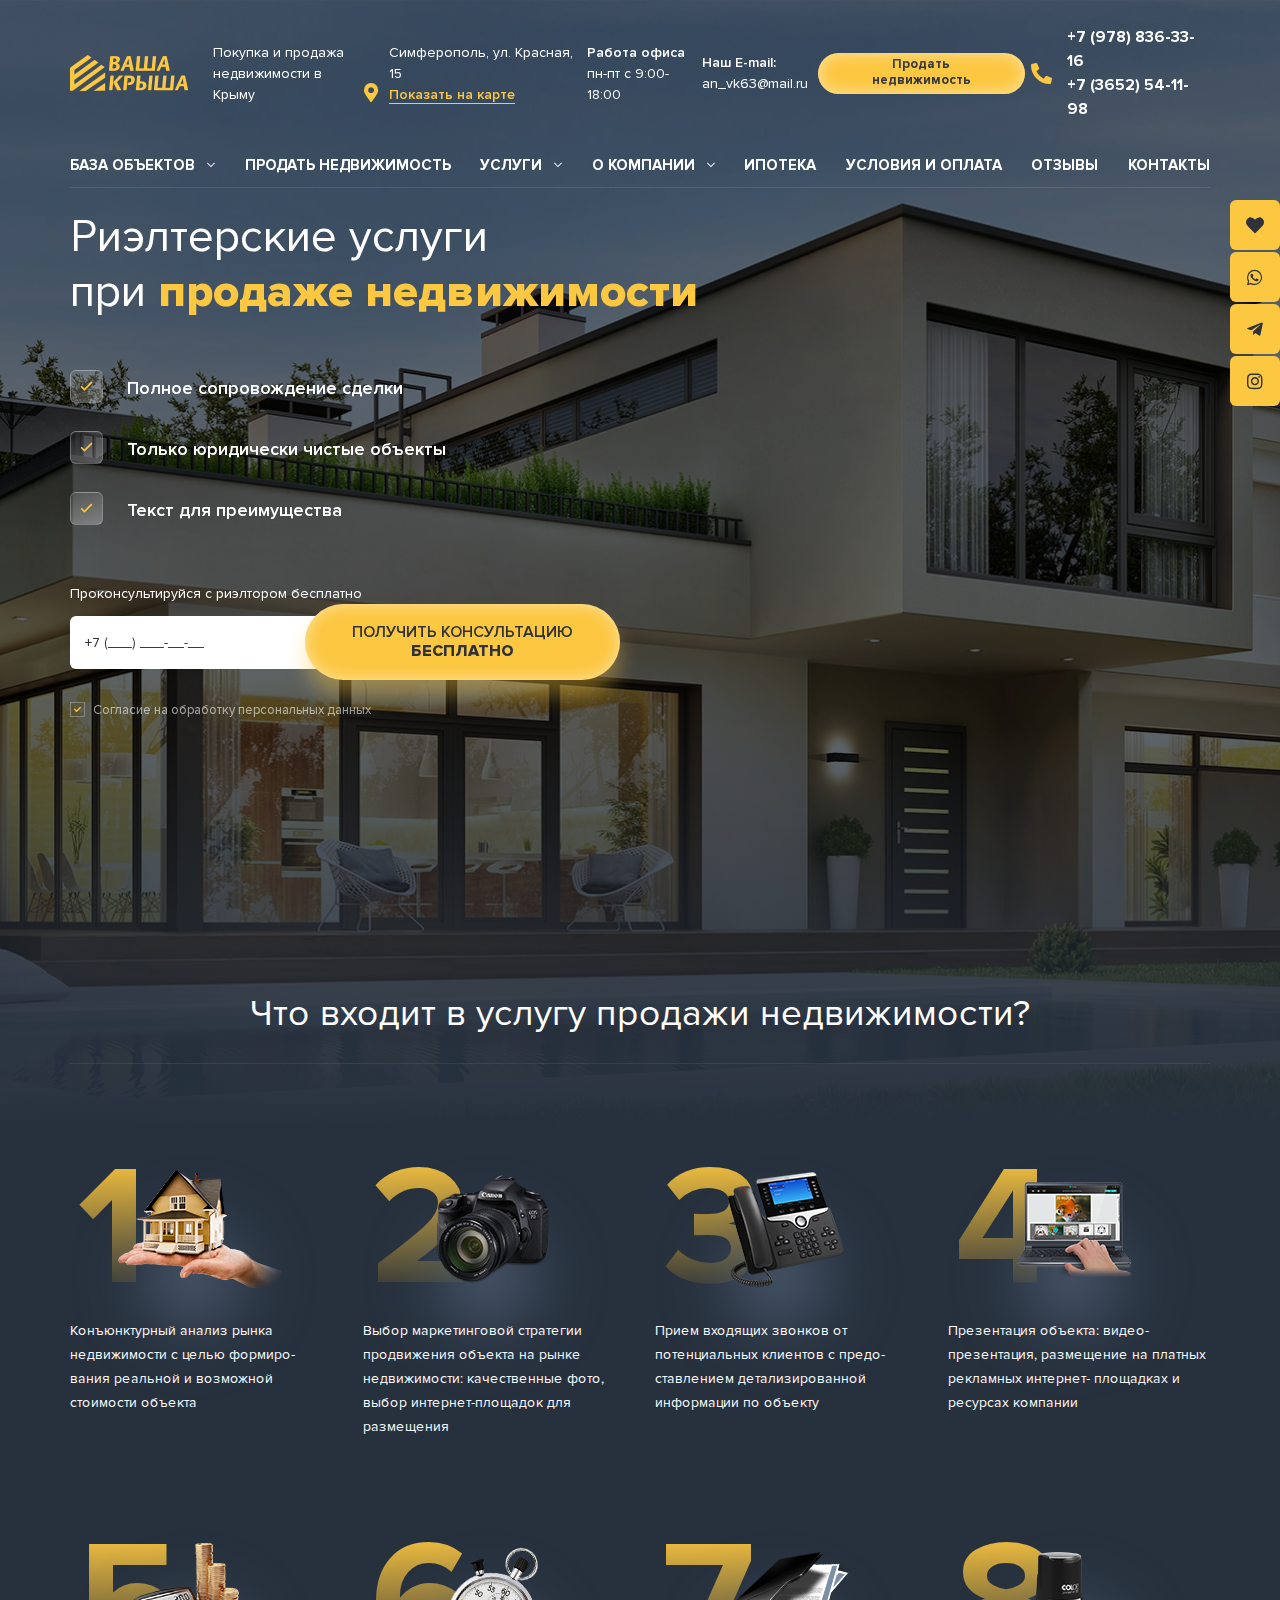
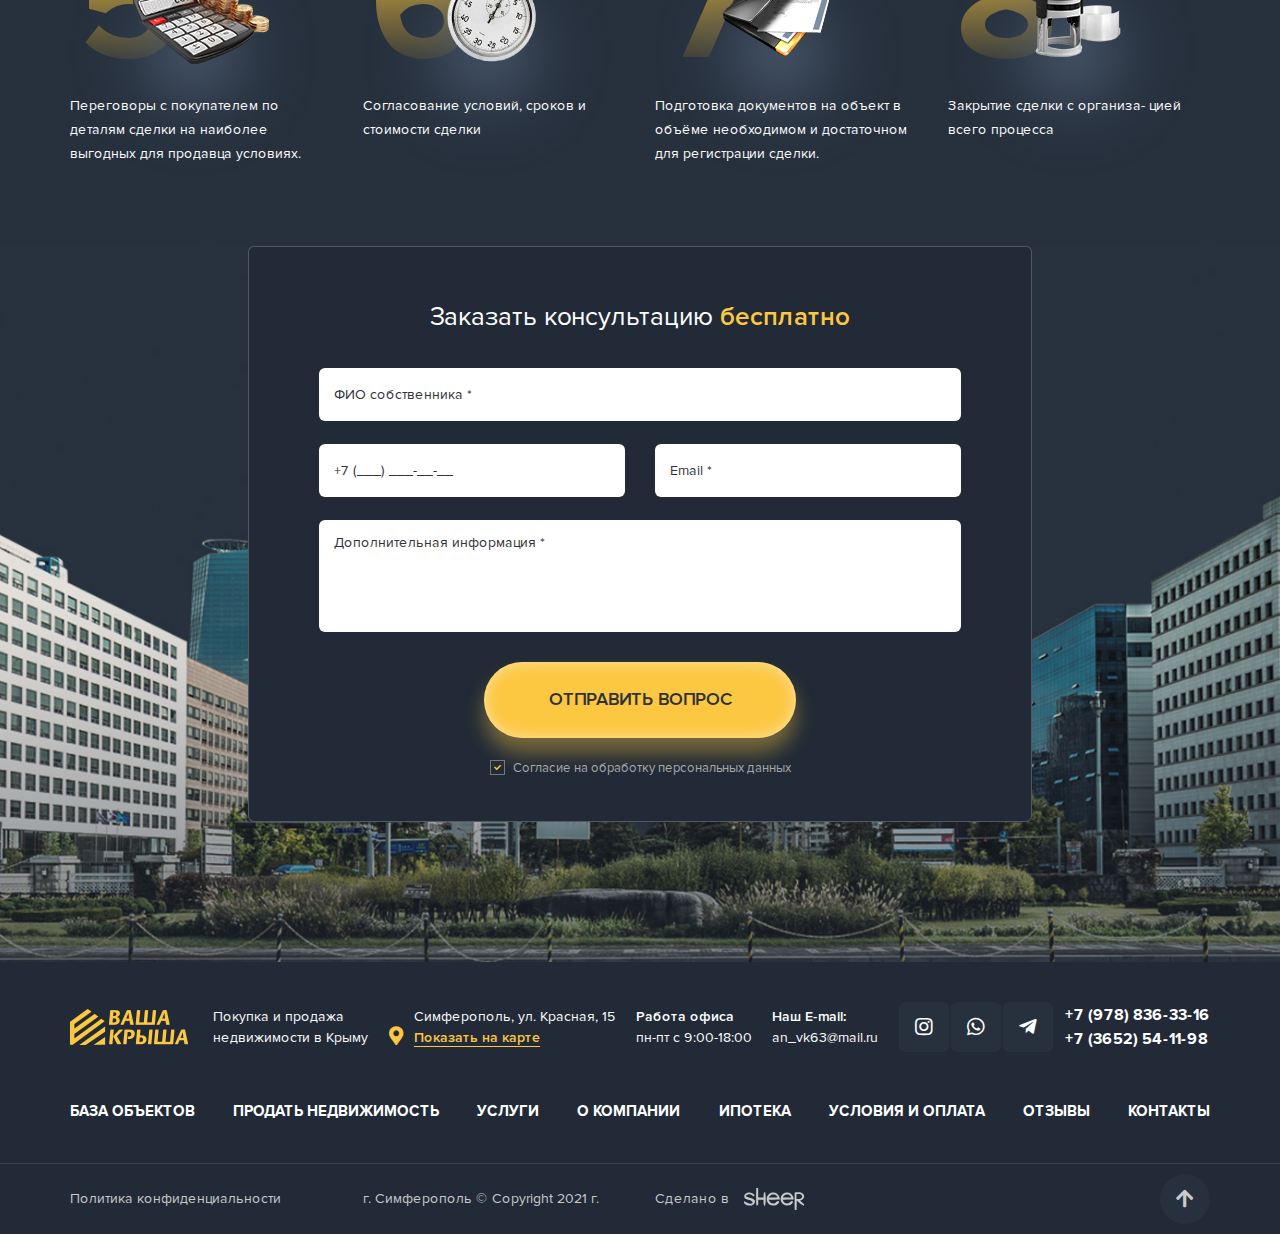
<file: service.html>
<!DOCTYPE html>
<!--[if lt IE 7]><html lang="ru" class="lt-ie9 lt-ie8 lt-ie7"><![endif]-->
<!--[if IE 7]><html lang="ru" class="lt-ie9 lt-ie8"><![endif]-->
<!--[if IE 8]><html lang="ru" class="lt-ie9"><![endif]-->
<!--[if gt IE 8]><!-->
<html lang="ru">
<!--<![endif]-->
<head>
	<meta charset="utf-8" />
	<title>Заголовок</title>
	<meta name="description" content="" />
	<meta http-equiv="X-UA-Compatible" content="IE=edge" />
	<meta name="viewport" content="width=device-width, initial-scale=1.0" />
	<meta name="format-detection" content="telephone=no" />
	<link rel="shortcut icon" href="favicon.png" />
	<link rel="stylesheet" href="libs/bootstrap/bootstrap-grid.css" />
	<link rel="stylesheet" href="libs/fontawesome-free-5.12.0-web/css/all.min.css" />
	<link rel="stylesheet" href="libs/ion.rangeSlider-master/css/ion.rangeSlider.min.css" />
	<link rel="stylesheet" href="libs/fancybox/jquery.fancybox.css" />
	<link rel="stylesheet" href="libs/slick-1.5.9/slick/slick.css" />
	<link rel="stylesheet" href="libs/slick-1.5.9/slick/slick-theme.css" />
	<link rel="stylesheet" href="css/fonts.css" />
	<link rel="stylesheet" href="css/main.css?ver=1.11" />
	<link rel="stylesheet" href="css/media.css?ver=1.11" />
</head>
<body>

	<div class="wrapper">

		<ul class="buttons-fixed"> 
			<li><a href="#"><i class="fas fa-heart"></i></a></li>
			<li><a href="#"><i class="fab fa-whatsapp"></i></a></li>
			<li><a href="#"><i class="fab fa-telegram-plane"></i></a></li>
			<li><a href="#"><i class="fab fa-instagram"></i></a></li>
		</ul>

		<header class="header default">
			<div class="container">
				<div class="header__wrap"> 
					<div class="logo-wrap">
						<a href="#" class="logo">
							<img src="img/logo.png" alt="alt">
						</a>
						<div class="logo-descr">Покупка и продажа недвижимости в Крыму</div>
					</div>
					<div class="location-item">
						<i class="fas fa-map-marker-alt"></i>
						<p>Симферополь, ул. Красная, 15</p>
						<a href="#" class="link-simple">Показать на карте</a>
					</div>
					<div class="contact-item">
						<p><strong>Работа офиса</strong></p>
						<p>пн-пт с 9:00-18:00</p>
					</div>
					<div class="contact-item">
						<p><strong>Наш E-mail:</strong></p>
						<p><a href="mailto:an_vk63@mail.ru">an_vk63@mail.ru</a></p>
					</div>
					<a href="#modal-add" class="btn-main fancybox">Продать недвижимость</a>
					<div class="phones-item">
						<i class="fas fa-phone-alt"></i>
						<p><a href="tel:+79788363316">+7 (978) 836-33-16</a></p>
						<p><a href="tel:+73652541198">+7 (3652) 54-11-98</a></p>
					</div>
					<span class="btn_nav">
						<span class='sandwich'>
							<span class='sw-topper'></span>
							<span class='sw-bottom'></span>
							<span class='sw-footer'></span>
						</span>
					</span>
				</div>
				<ul class="menu">
					<li class="menu__haschild">
						<a href="#">База объектов</a>
						<ul>
							<li><a href="#">Пункт 1</a></li>
							<li><a href="#">Пункт 2</a></li>
							<li><a href="#">Пункт 3</a></li>
							<li><a href="#">Пункт 4</a></li>
						</ul>
					</li>
					<li><a href="#">Продать недвижимость</a></li>
					<li class="menu__haschild">
						<a href="#">Услуги</a>
						<ul>
							<li><a href="#">Пункт 1</a></li>
							<li><a href="#">Пункт 2</a></li>
							<li><a href="#">Пункт 3</a></li>
							<li><a href="#">Пункт 4</a></li>
						</ul>
					</li>
					<li class="menu__haschild">
						<a href="#">О компании</a>
						<ul>
							<li><a href="#">Пункт 1</a></li>
							<li><a href="#">Пункт 2</a></li>
							<li><a href="#">Пункт 3</a></li>
							<li><a href="#">Пункт 4</a></li>
						</ul>
					</li>
					<li><a href="#">Ипотека</a></li>
					<li><a href="#">Условия и оплата</a></li>
					<li><a href="#">Отзывы</a></li>
					<li><a href="#">Контакты</a></li>
				</ul>
			</div>
			<div class="menu-mobile">
				<ul class="menu">
					<li class="menu__haschild">
						<a href="#">База объектов</a>
						<ul>
							<li><a href="#">Пункт 1</a></li>
							<li><a href="#">Пункт 2</a></li>
							<li><a href="#">Пункт 3</a></li>
							<li><a href="#">Пункт 4</a></li>
						</ul>
					</li>
					<li><a href="#">Продать недвижимость</a></li>
					<li class="menu__haschild">
						<a href="#">Услуги</a>
						<ul>
							<li><a href="#">Пункт 1</a></li>
							<li><a href="#">Пункт 2</a></li>
							<li><a href="#">Пункт 3</a></li>
							<li><a href="#">Пункт 4</a></li>
						</ul>
					</li>
					<li class="menu__haschild">
						<a href="#">О компании</a>
						<ul>
							<li><a href="#">Пункт 1</a></li>
							<li><a href="#">Пункт 2</a></li>
							<li><a href="#">Пункт 3</a></li>
							<li><a href="#">Пункт 4</a></li>
						</ul>
					</li>
					<li><a href="#">Ипотека</a></li>
					<li><a href="#">Условия и оплата</a></li>
					<li><a href="#">Отзывы</a></li>
					<li><a href="#">Контакты</a></li>
				</ul>
				<a href="#modal-add" class="btn-main fancybox">Продать недвижимость</a>
				<div class="location-item">
					<i class="fas fa-map-marker-alt"></i>
					<p>Симферополь, ул. Красная, 15</p>
					<a href="#" class="link-simple">Показать на карте</a>
				</div>
				<div class="contact-item">
					<p><strong>Работа офиса</strong></p>
					<p>пн-пт с 9:00-18:00</p>
				</div>
				<div class="contact-item">
					<p><strong>Наш E-mail:</strong></p>
					<p><a href="mailto:an_vk63@mail.ru">an_vk63@mail.ru</a></p>
				</div>
				<div class="phones-item">
					<i class="fas fa-phone-alt"></i>
					<p><a href="tel:+79788363316">+7 (978) 836-33-16</a></p>
					<p><a href="tel:+73652541198">+7 (3652) 54-11-98</a></p>
				</div>
				<ul class="social-links">
					<li><a href="#"><i class="fab fa-instagram"></i></a></li>
					<li><a href="#"><i class="fab fa-whatsapp"></i></a></li>
					<li><a href="#"><i class="fab fa-telegram-plane"></i></a></li>
				</ul>
			</div>
		</header>

		<section class="billbord">
			<div class="container">
				<div class="row">
					<div class="col-lg-7">
						<h1 class="title-big">Риэлтерские услуги <br>при <strong>продаже недвижимости</strong></h1>
						<ul class="list-main">
							<li>Полное сопровождение сделки </li>
							<li>Только юридически чистые объекты </li>
							<li>Текст для преимущества</li>
						</ul>
						<div class="title-consult">Проконсультируйся с риэлтором бесплатно</div>
						<form>
							<div class="form-line">
								<div class="item-form">
									<input type="text" placeholder="+7 (___) ___-__-__" required="required" class="input-phone">
								</div>
								<button class="btn-main">Получить консультацию <strong>бесплатно</strong></button>
							</div>
							<div class="checkbox">
								<label>
									<input type="checkbox" required="required" checked="checked" />
									<span>Согласие на обработку персональных данных</span>
								</label>
							</div>
						</form>
					</div>
					<div class="col-lg-5">
					</div>
				</div>
			</div>
		</section>

		<section class="service-page section-dark">
			<div class="container">
				<h2 class="title-section">Что входит в услугу продажи недвижимости?</h2>
				<div class="row row_serv">
					<div class="col-lg-3 col-md-6">
						<div class="unit-service">
							<div class="unit-service__head">
								<div class="unit-service__number">1</div>
								<img src="img/unit_serv1.png" alt="alt">
							</div>
							<p>Конъюнктурный анализ рынка недвижимости с целью формиро- вания реальной и возможной стоимости объекта</p>
						</div>
					</div>
					<div class="col-lg-3 col-md-6">
						<div class="unit-service">
							<div class="unit-service__head">
								<div class="unit-service__number">2</div>
								<img src="img/unit_serv2.png" alt="alt">
							</div>
							<p>Выбор маркетинговой стратегии продвижения объекта на рынке недвижимости: качественные фото, выбор интернет-площадок для размещения</p>
						</div>
					</div>
					<div class="col-lg-3 col-md-6">
						<div class="unit-service">
							<div class="unit-service__head">
								<div class="unit-service__number">3</div>
								<img src="img/unit_serv3.png" alt="alt">
							</div>
							<p>Прием входящих звонков от потенциальных клиентов с предо- ставлением детализированной информации по объекту</p>
						</div>
					</div>
					<div class="col-lg-3 col-md-6">
						<div class="unit-service">
							<div class="unit-service__head">
								<div class="unit-service__number">4</div>
								<img src="img/unit_serv4.png" alt="alt">
							</div>
							<p>Презентация объекта: видео- презентация, размещение на платных рекламных интернет- площадках и ресурсах компании</p>
						</div>
					</div>
					<div class="col-lg-3 col-md-6">
						<div class="unit-service">
							<div class="unit-service__head">
								<div class="unit-service__number">5</div>
								<img src="img/unit_serv5.png" alt="alt">
							</div>
							<p>Переговоры с покупателем по деталям сделки на наиболее выгодных для продавца условиях.</p>
						</div>
					</div>
					<div class="col-lg-3 col-md-6">
						<div class="unit-service">
							<div class="unit-service__head">
								<div class="unit-service__number">6</div>
								<img src="img/unit_serv6.png" alt="alt">
							</div>
							<p>Согласование условий, сроков и стоимости сделки</p>
						</div>
					</div>
					<div class="col-lg-3 col-md-6">
						<div class="unit-service">
							<div class="unit-service__head">
								<div class="unit-service__number">7</div>
								<img src="img/unit_serv7.png" alt="alt">
							</div>
							<p>Подготовка документов на объект в объёме необходимом и достаточном для регистрации сделки.</p>
						</div>
					</div>
					<div class="col-lg-3 col-md-6">
						<div class="unit-service">
							<div class="unit-service__head">
								<div class="unit-service__number">8</div>
								<img src="img/unit_serv8.png" alt="alt">
							</div>
							<p>Закрытие сделки с организа- цией всего процесса</p>
						</div>
					</div>
				</div>
			</div>
		</section>

		<section class="consultation section-dark">
			<div class="container">
				<div class="consultation-form">
					<div class="title-small">Заказать консультацию <strong>бесплатно</strong></div>
					<form>
						<div class="row">
							<div class="col-md-12">
								<div class="item-form">
									<input type="text" placeholder="ФИО собственника *" required="required">
								</div>
							</div>
							<div class="col-md-6">
								<div class="item-form">
									<input type="text" placeholder="+7 (___) ___-__-__" class="input-phone" required="required">
								</div>
							</div>
							<div class="col-md-6">
								<div class="item-form">
									<input type="email" placeholder="Email *" required="required">
								</div>
							</div>
							<div class="col-md-12">
								<div class="item-form">
									<textarea required="required" placeholder="Дополнительная информация *"></textarea>
								</div>
							</div>
						</div>
						<button class="btn-main">отправить вопрос</button>
						<div class="checkbox-wrap">
							<div class="checkbox">
								<label>
									<input type="checkbox" required="required" checked="checked" />
									<span>Согласие на обработку персональных данных</span>
								</label>
							</div>
						</div>
					</form>
				</div>
			</div>
		</section>

		<footer class="footer">
			<div class="container">
				<div class="footer__wrap"> 
					<div class="logo-wrap">
						<a href="#" class="logo">
							<img src="img/logo.png" alt="alt">
						</a>
						<div class="logo-descr">Покупка и продажа недвижимости в Крыму</div>
					</div>
					<div class="location-item">
						<i class="fas fa-map-marker-alt"></i>
						<p>Симферополь, ул. Красная, 15</p>
						<a href="#" class="link-simple">Показать на карте</a>
					</div>
					<div class="contact-item">
						<p><strong>Работа офиса</strong></p>
						<p>пн-пт с 9:00-18:00</p>
					</div>
					<div class="contact-item">
						<p><strong>Наш E-mail:</strong></p>
						<p><a href="mailto:an_vk63@mail.ru">an_vk63@mail.ru</a></p>
					</div>
					<ul class="social-links">
						<li><a href="#"><i class="fab fa-instagram"></i></a></li>
						<li><a href="#"><i class="fab fa-whatsapp"></i></a></li>
						<li><a href="#"><i class="fab fa-telegram-plane"></i></a></li>
					</ul>
					<div class="phones-item">
						<p><a href="tel:+79788363316">+7 (978) 836-33-16</a></p>
						<p><a href="tel:+73652541198">+7 (3652) 54-11-98</a></p>
					</div>
				</div>
				<ul class="menu">
					<li><a href="#">База объектов</a></li>
					<li><a href="#">Продать недвижимость</a></li>
					<li><a href="#">Услуги</a></li>
					<li><a href="#">О компании</a></li>
					<li><a href="#">Ипотека</a></li>
					<li><a href="#">Условия и оплата</a></li>
					<li><a href="#">Отзывы</a></li>
					<li><a href="#">Контакты</a></li>
				</ul>
			</div>
			<div class="footer__bottom">
				<div class="container">
					<div class="row align-items-center">
						<div class="col-lg-3 col-md-6">
							<a href="#">Политика конфиденциальности</a>
						</div>
						<div class="col-lg-3 col-md-6">
							<p>г. Симферополь © Copyright 2021 г.</p>
						</div>
						<div class="col-lg-3 col-md-6">
							<div class="create">Сделано в <img src="img/copy.svg" alt="alt"></div>
						</div>
						<div class="col-lg-3 col-md-6 align_right">
							<a href="#" class="btn_top default"><i class="fa fa-arrow-up"></i></a>
						</div>
					</div>
				</div>
			</div>
		</footer>
		
	</div>

	<div id="modal-add" class="modal-block">
		<div class="modal-wrap">
			<div class="title-block">Подать объявление</div>
			<form>
				<div class="row">
					<div class="col-md-12">
						<div class="item-form">
							<textarea required="required" placeholder="Краткое описание *"></textarea>
						</div>
					</div>
					<div class="col-md-12">
						<div class="item-form">
							<div class="fl_upld">
								<div id="fl_nm" class="name_upload"></div>
								<label class="upload-item">
									<input id="fl_inp" type="file" name="file">
									<span class="title-upload">Перетяните фото прямо в это поле</span>
									<span class="descr-upload">или <span>Выберите файлы</span></span>
									<div class="name-upload"></div>
								</label>
							</div>
						</div>
					</div>
					<div class="col-md-12">
						<div class="item-form">
							<input type="text" placeholder="ФИО собственника *" required="required">
						</div>
					</div>
					<div class="col-md-6">
						<div class="item-form">
							<input type="text" placeholder="+7 (___) ___-__-__" class="input-phone" required="required">
						</div>
					</div>
					<div class="col-md-6">
						<div class="item-form">
							<input type="email" placeholder="Email *" required="required">
						</div>
					</div>
					<div class="col-md-12">
						<div class="item-form">
							<textarea required="required" placeholder="Дополнительная информация *"></textarea>
						</div>
					</div>
				</div>
				<div class="modal-wrap__bottom">
					<button class="btn-main">Опубликовать</button>
					<div class="checkbox-wrap">
						<div class="checkbox">
							<label>
								<input type="checkbox" required="required" checked="checked" />
								<span>Согласие на обработку персональных данных</span>
							</label>
						</div>
					</div>
				</div>
			</form>
		</div>
	</div>

	<div id="modal-thanks" class="modal-block">
		<div class="modal-wrap modal-wrap_min">
			<div class="title-block">Спасибо за ваше сообщение</div>
			<div class="descr-form">Оно успешно отправлено</div>
			<div class="icon-thanks">
				<img src="img/ic_thanks.png" alt="alt">
			</div>
		</div>
	</div>

	<!--[if lt IE 9]>
	<script src="libs/html5shiv/es5-shim.min.js"></script>
	<script src="libs/html5shiv/html5shiv.min.js"></script>
	<script src="libs/html5shiv/html5shiv-printshiv.min.js"></script>
	<script src="libs/respond/respond.min.js"></script>
<![endif]-->
<script src="libs/jquery/jquery-1.11.1.min.js"></script>
<script src="libs/jquery-mousewheel/jquery.mousewheel.min.js"></script>
<script src="libs/fancybox/jquery.fancybox.pack.js"></script>
<script src="libs/slick-1.5.9/slick/slick.min.js"></script>
<script src="libs/scroll2id/PageScroll2id.min.js"></script>
<script src="libs/mask/jquery.maskedinput.js"></script>
<script src="libs/ion.rangeSlider-master/js/ion.rangeSlider.min.js"></script>
<script src="libs/jQueryFormStyler-master/jquery.formstyler.min.js"></script>
<script src="js/common.js?ver=1.11"></script>
<!-- Yandex.Metrika counter --><!-- /Yandex.Metrika counter -->
<!-- Google Analytics counter --><!-- /Google Analytics counter -->
</body>
</html>
</file>
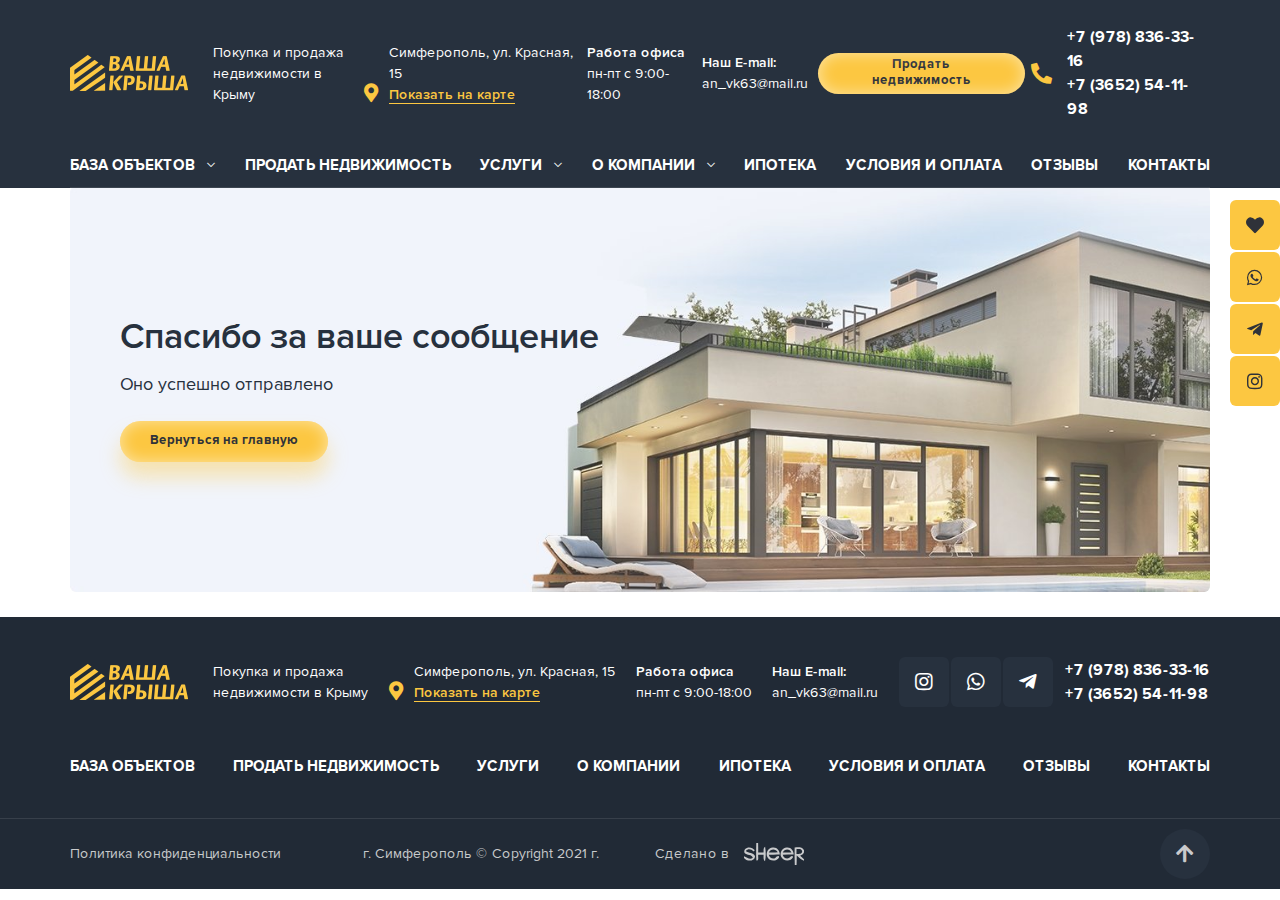
<file: thanks.html>
<!DOCTYPE html>
<!--[if lt IE 7]><html lang="ru" class="lt-ie9 lt-ie8 lt-ie7"><![endif]-->
<!--[if IE 7]><html lang="ru" class="lt-ie9 lt-ie8"><![endif]-->
<!--[if IE 8]><html lang="ru" class="lt-ie9"><![endif]-->
<!--[if gt IE 8]><!-->
<html lang="ru">
<!--<![endif]-->
<head>
	<meta charset="utf-8" />
	<title>Заголовок</title>
	<meta name="description" content="" />
	<meta http-equiv="X-UA-Compatible" content="IE=edge" />
	<meta name="viewport" content="width=device-width, initial-scale=1.0" />
	<meta name="format-detection" content="telephone=no" />
	<link rel="shortcut icon" href="favicon.png" />
	<link rel="stylesheet" href="libs/bootstrap/bootstrap-grid.css" />
	<link rel="stylesheet" href="libs/fontawesome-free-5.12.0-web/css/all.min.css" />
	<link rel="stylesheet" href="libs/ion.rangeSlider-master/css/ion.rangeSlider.min.css" />
	<link rel="stylesheet" href="libs/fancybox/jquery.fancybox.css" />
	<link rel="stylesheet" href="libs/slick-1.5.9/slick/slick.css" />
	<link rel="stylesheet" href="libs/slick-1.5.9/slick/slick-theme.css" />
	<link rel="stylesheet" href="css/fonts.css" />
	<link rel="stylesheet" href="css/main.css?ver=1.9" />
	<link rel="stylesheet" href="css/media.css?ver=1.9" />
</head>
<body>

	<div class="wrapper wrapper_page">

		<ul class="buttons-fixed"> 
			<li><a href="#"><i class="fas fa-heart"></i></a></li>
			<li><a href="#"><i class="fab fa-whatsapp"></i></a></li>
			<li><a href="#"><i class="fab fa-telegram-plane"></i></a></li>
			<li><a href="#"><i class="fab fa-instagram"></i></a></li>
		</ul>

		<header class="header default">
			<div class="container">
				<div class="header__wrap"> 
					<div class="logo-wrap">
						<a href="#" class="logo">
							<img src="img/logo.png" alt="alt">
						</a>
						<div class="logo-descr">Покупка и продажа недвижимости в Крыму</div>
					</div>
					<div class="location-item">
						<i class="fas fa-map-marker-alt"></i>
						<p>Симферополь, ул. Красная, 15</p>
						<a href="#" class="link-simple">Показать на карте</a>
					</div>
					<div class="contact-item">
						<p><strong>Работа офиса</strong></p>
						<p>пн-пт с 9:00-18:00</p>
					</div>
					<div class="contact-item">
						<p><strong>Наш E-mail:</strong></p>
						<p><a href="mailto:an_vk63@mail.ru">an_vk63@mail.ru</a></p>
					</div>
					<a href="#modal-add" class="btn-main fancybox">Продать недвижимость</a>
					<div class="phones-item">
						<i class="fas fa-phone-alt"></i>
						<p><a href="tel:+79788363316">+7 (978) 836-33-16</a></p>
						<p><a href="tel:+73652541198">+7 (3652) 54-11-98</a></p>
					</div>
					<span class="btn_nav">
						<span class='sandwich'>
							<span class='sw-topper'></span>
							<span class='sw-bottom'></span>
							<span class='sw-footer'></span>
						</span>
					</span>
				</div>
				<ul class="menu">
					<li class="menu__haschild">
						<a href="#">База объектов</a>
						<ul>
							<li><a href="#">Пункт 1</a></li>
							<li><a href="#">Пункт 2</a></li>
							<li><a href="#">Пункт 3</a></li>
							<li><a href="#">Пункт 4</a></li>
						</ul>
					</li>
					<li><a href="#">Продать недвижимость</a></li>
					<li class="menu__haschild">
						<a href="#">Услуги</a>
						<ul>
							<li><a href="#">Пункт 1</a></li>
							<li><a href="#">Пункт 2</a></li>
							<li><a href="#">Пункт 3</a></li>
							<li><a href="#">Пункт 4</a></li>
						</ul>
					</li>
					<li class="menu__haschild">
						<a href="#">О компании</a>
						<ul>
							<li><a href="#">Пункт 1</a></li>
							<li><a href="#">Пункт 2</a></li>
							<li><a href="#">Пункт 3</a></li>
							<li><a href="#">Пункт 4</a></li>
						</ul>
					</li>
					<li><a href="#">Ипотека</a></li>
					<li><a href="#">Условия и оплата</a></li>
					<li><a href="#">Отзывы</a></li>
					<li><a href="#">Контакты</a></li>
				</ul>
			</div>
			<div class="menu-mobile">
				<ul class="menu">
					<li class="menu__haschild">
						<a href="#">База объектов</a>
						<ul>
							<li><a href="#">Пункт 1</a></li>
							<li><a href="#">Пункт 2</a></li>
							<li><a href="#">Пункт 3</a></li>
							<li><a href="#">Пункт 4</a></li>
						</ul>
					</li>
					<li><a href="#">Продать недвижимость</a></li>
					<li class="menu__haschild">
						<a href="#">Услуги</a>
						<ul>
							<li><a href="#">Пункт 1</a></li>
							<li><a href="#">Пункт 2</a></li>
							<li><a href="#">Пункт 3</a></li>
							<li><a href="#">Пункт 4</a></li>
						</ul>
					</li>
					<li class="menu__haschild">
						<a href="#">О компании</a>
						<ul>
							<li><a href="#">Пункт 1</a></li>
							<li><a href="#">Пункт 2</a></li>
							<li><a href="#">Пункт 3</a></li>
							<li><a href="#">Пункт 4</a></li>
						</ul>
					</li>
					<li><a href="#">Ипотека</a></li>
					<li><a href="#">Условия и оплата</a></li>
					<li><a href="#">Отзывы</a></li>
					<li><a href="#">Контакты</a></li>
				</ul>
				<a href="#modal-add" class="btn-main fancybox">Продать недвижимость</a>
				<div class="location-item">
					<i class="fas fa-map-marker-alt"></i>
					<p>Симферополь, ул. Красная, 15</p>
					<a href="#" class="link-simple">Показать на карте</a>
				</div>
				<div class="contact-item">
					<p><strong>Работа офиса</strong></p>
					<p>пн-пт с 9:00-18:00</p>
				</div>
				<div class="contact-item">
					<p><strong>Наш E-mail:</strong></p>
					<p><a href="mailto:an_vk63@mail.ru">an_vk63@mail.ru</a></p>
				</div>
				<div class="phones-item">
					<i class="fas fa-phone-alt"></i>
					<p><a href="tel:+79788363316">+7 (978) 836-33-16</a></p>
					<p><a href="tel:+73652541198">+7 (3652) 54-11-98</a></p>
				</div>
				<ul class="social-links">
					<li><a href="#"><i class="fab fa-instagram"></i></a></li>
					<li><a href="#"><i class="fab fa-whatsapp"></i></a></li>
					<li><a href="#"><i class="fab fa-telegram-plane"></i></a></li>
				</ul>
			</div>
		</header>

		<section class="thanks">
			<div class="container">
				<ul class="breadcrumbs">
					<li><a href="#">Главная</a><span>></span></li>
					<li>Спасибо</li>
				</ul>
				<div class="thanks-block">
					<div class="title-page">Спасибо за ваше сообщение</div>
					<div class="descr-page">Оно успешно отправлено</div>
					<a href="#" class="btn-main">Вернуться на главную</a>
				</div>
			</div> 
		</section>

		<footer class="footer">
			<div class="container">
				<div class="footer__wrap"> 
					<div class="logo-wrap">
						<a href="#" class="logo">
							<img src="img/logo.png" alt="alt">
						</a>
						<div class="logo-descr">Покупка и продажа недвижимости в Крыму</div>
					</div>
					<div class="location-item">
						<i class="fas fa-map-marker-alt"></i>
						<p>Симферополь, ул. Красная, 15</p>
						<a href="#" class="link-simple">Показать на карте</a>
					</div>
					<div class="contact-item">
						<p><strong>Работа офиса</strong></p>
						<p>пн-пт с 9:00-18:00</p>
					</div>
					<div class="contact-item">
						<p><strong>Наш E-mail:</strong></p>
						<p><a href="mailto:an_vk63@mail.ru">an_vk63@mail.ru</a></p>
					</div>
					<ul class="social-links">
						<li><a href="#"><i class="fab fa-instagram"></i></a></li>
						<li><a href="#"><i class="fab fa-whatsapp"></i></a></li>
						<li><a href="#"><i class="fab fa-telegram-plane"></i></a></li>
					</ul>
					<div class="phones-item">
						<p><a href="tel:+79788363316">+7 (978) 836-33-16</a></p>
						<p><a href="tel:+73652541198">+7 (3652) 54-11-98</a></p>
					</div>
				</div>
				<ul class="menu">
					<li><a href="#">База объектов</a></li>
					<li><a href="#">Продать недвижимость</a></li>
					<li><a href="#">Услуги</a></li>
					<li><a href="#">О компании</a></li>
					<li><a href="#">Ипотека</a></li>
					<li><a href="#">Условия и оплата</a></li>
					<li><a href="#">Отзывы</a></li>
					<li><a href="#">Контакты</a></li>
				</ul>
			</div>
			<div class="footer__bottom">
				<div class="container">
					<div class="row align-items-center">
						<div class="col-lg-3 col-md-6">
							<a href="#">Политика конфиденциальности</a>
						</div>
						<div class="col-lg-3 col-md-6">
							<p>г. Симферополь © Copyright 2021 г.</p>
						</div>
						<div class="col-lg-3 col-md-6">
							<div class="create">Сделано в <img src="img/copy.svg" alt="alt"></div>
						</div>
						<div class="col-lg-3 col-md-6 align_right">
							<a href="#" class="btn_top default"><i class="fa fa-arrow-up"></i></a>
						</div>
					</div>
				</div>
			</div>
		</footer>
		
	</div>

	<div id="modal-add" class="modal-block">
		<div class="modal-wrap">
			<div class="title-block">Подать объявление</div>
			<form>
				<div class="row">
					<div class="col-md-12">
						<div class="item-form">
							<textarea required="required" placeholder="Краткое описание *"></textarea>
						</div>
					</div>
					<div class="col-md-12">
						<div class="item-form">
							<div class="fl_upld">
								<div id="fl_nm" class="name_upload"></div>
								<label class="upload-item">
									<input id="fl_inp" type="file" name="file">
									<span class="title-upload">Перетяните фото прямо в это поле</span>
									<span class="descr-upload">или <span>Выберите файлы</span></span>
									<div class="name-upload"></div>
								</label>

							</div>
						</div>
					</div>
					<div class="col-md-12">
						<div class="item-form">
							<input type="text" placeholder="ФИО собственника *" required="required">
						</div>
					</div>
					<div class="col-md-6">
						<div class="item-form">
							<input type="text" placeholder="+7 (___) ___-__-__" class="input-phone" required="required">
						</div>
					</div>
					<div class="col-md-6">
						<div class="item-form">
							<input type="email" placeholder="Email *" required="required">
						</div>
					</div>
					<div class="col-md-12">
						<div class="item-form">
							<textarea required="required" placeholder="Дополнительная информация *"></textarea>
						</div>
					</div>
				</div>
				<div class="modal-wrap__bottom">
					<button class="btn-main">Опубликовать</button>
					<div class="checkbox-wrap">
						<div class="checkbox">
							<label>
								<input type="checkbox" required="required" checked="checked" />
								<span>Согласие на обработку персональных данных</span>
							</label>
						</div>
					</div>
				</div>
			</form>
		</div>
	</div>

	<div id="modal-thanks" class="modal-block">
		<div class="modal-wrap modal-wrap_min">
			<div class="title-block">Спасибо за ваше сообщение</div>
			<div class="descr-form">Оно успешно отправлено</div>
			<div class="icon-thanks">
				<img src="img/ic_thanks.png" alt="alt">
			</div>
		</div>
	</div>

	<!--[if lt IE 9]>
	<script src="libs/html5shiv/es5-shim.min.js"></script>
	<script src="libs/html5shiv/html5shiv.min.js"></script>
	<script src="libs/html5shiv/html5shiv-printshiv.min.js"></script>
	<script src="libs/respond/respond.min.js"></script>
<![endif]-->
<script src="libs/jquery/jquery-1.11.1.min.js"></script>
<script src="libs/jquery-mousewheel/jquery.mousewheel.min.js"></script>
<script src="libs/fancybox/jquery.fancybox.pack.js"></script>
<script src="libs/slick-1.5.9/slick/slick.min.js"></script>
<script src="libs/scroll2id/PageScroll2id.min.js"></script>
<script src="libs/mask/jquery.maskedinput.js"></script>
<script src="libs/ion.rangeSlider-master/js/ion.rangeSlider.min.js"></script>
<script src="libs/jQueryFormStyler-master/jquery.formstyler.min.js"></script>
<script src="js/common.js?ver=1.9"></script>
<!-- Yandex.Metrika counter --><!-- /Yandex.Metrika counter -->
<!-- Google Analytics counter --><!-- /Google Analytics counter -->
</body>
</html>
</file>
<file: css/fonts.css>
@font-face {
	font-family: 'Proxima Nova';
	src: local('Proxima Nova Light'), local('Proxima-Nova-Light'),
	url('../fonts/ProximaNova-Light.woff2') format('woff2'),
	url('../fonts/ProximaNova-Light.woff') format('woff'),
	url('../fonts/ProximaNova-Light.ttf') format('truetype');
	font-weight: 300;
	font-style: normal;
}
@font-face {
font-family: 'Proxima Nova';
src: url('../fonts/ProximaNova-Regular.eot');
src: url('../fonts/ProximaNova-Regular.eot?#iefix') format('embedded-opentype'),
url('../fonts/ProximaNova-Regular.woff') format('woff'),
url('../fonts/ProximaNova-Regular.ttf') format('truetype');
font-weight: normal;
font-style: normal;
}
@font-face {
font-family: 'Proxima Nova';
src: url('../fonts/ProximaNova-RegularIt.eot');
src: url('../fonts/ProximaNova-RegularIt.eot?#iefix') format('embedded-opentype'),
url('../fonts/ProximaNova-RegularIt.woff') format('woff'),
url('../fonts/ProximaNova-RegularIt.ttf') format('truetype');
font-weight: normal;
font-style: italic;
}
@font-face {
font-family: 'Proxima Nova';
src: url('../fonts/ProximaNova-Semibold.eot');
src: url('../fonts/ProximaNova-Semibold.eot?#iefix') format('embedded-opentype'),
url('../fonts/ProximaNova-Semibold.woff') format('woff'),
url('../fonts/ProximaNova-Semibold.ttf') format('truetype');
font-weight: 600;
font-style: normal;
}
@font-face {
font-family: 'Proxima Nova';
src: url('../fonts/ProximaNova-SemiboldIt.eot');
src: url('../fonts/ProximaNova-SemiboldIt.eot?#iefix') format('embedded-opentype'),
url('../fonts/ProximaNova-SemiboldIt.woff') format('woff'),
url('../fonts/ProximaNova-SemiboldIt.ttf') format('truetype');
font-weight: 600;
font-style: italic;
}
@font-face {
font-family: 'Proxima Nova';
src: url('../fonts/ProximaNova-Bold.eot');
src: url('../fonts/ProximaNova-Bold.eot?#iefix') format('embedded-opentype'),
url('../fonts/ProximaNova-Bold.woff') format('woff'),
url('../fonts/ProximaNova-Bold.ttf') format('truetype');
font-weight: 700;
font-style: normal;
}
@font-face {
font-family: 'Proxima Nova';
src: url('../fonts/ProximaNova-BoldIt.eot');
src: url('../fonts/ProximaNova-BoldIt.eot?#iefix') format('embedded-opentype'),
url('../fonts/ProximaNova-BoldIt.woff') format('woff'),
url('../fonts/ProximaNova-BoldIt.ttf') format('truetype');
font-weight: 700;
font-style: italic;
}
@font-face {
    font-family: 'Proxima Nova';
    src: local('Proxima Nova Extrabold'), local('Proxima-Nova-Extrabold'),
        url('../fonts/ProximaNova-Extrabld.woff2') format('woff2'),
        url('../fonts/ProximaNova-Extrabld.woff') format('woff'),
        url('../fonts/ProximaNova-Extrabld.ttf') format('truetype');
    font-weight: 800;
    font-style: normal;
  }
</file>
<file: css/main.css>
*::-webkit-input-placeholder {
	color: #2f3239;
	opacity: 1;
}
*:-moz-placeholder {
	color: #2f3239;
	opacity: 1;
}
*::-moz-placeholder {
	color: #2f3239;
	opacity: 1;
}
*:-ms-input-placeholder {
	color: #2f3239;
	opacity: 1;
}

body input:focus:required:invalid,
body textarea:focus:required:invalid {

}
body input:required:valid,
body textarea:required:valid {

}
body {
	font-family: 'Proxima Nova', sans-serif;
	font-size: 16px;
	line-height: 26px;
	overflow-x: hidden; 
	margin: 0;
	color: #27313e;
	background-color: #fff; 
}
button {
	cursor: pointer;
}
button, input, optgroup, select, textarea {
	font-family: inherit;
}
h1,h2,h3,h4,h5,h6 {
	padding: 0;
	margin: 0; 
	font-weight: normal;
}
.wrapper {

}
a {
	text-decoration: none !important;
	outline: none;
}
* {
	outline: none !important;
}
ul {
	padding: 0;
	margin: 0;
}
ul li {
	list-style-type: none;
	outline: none;
}
img {
	outline: none;
	display: block;
}
p {
	padding: 0;
	margin: 0;
}
.header {
	font-size: 14px;
	line-height: 21px;
	color: #fff;
	position: fixed;
	top: 0;
	left: 0;
	width: 100%;
	z-index: 1000;
	transition: all 0.3s;
}
.header.fixed {
	background-color: #27313e;
}
.header.fixed .header__wrap {
	padding: 14px 0;
}
.buttons-fixed {
	position: fixed;
	top: 200px;
	right: 0;
	z-index: 700;
}
.buttons-fixed a {
	width: 50px;
	height: 50px;
	color: #2f3239;
	font-size: 18px;
	background-color: #fcc741;
	border-radius: 6px;
	margin-bottom: 2px;
	display: flex;
	align-items: center;
	justify-content: center;
	transition: all 0.3s;
}
.buttons-fixed a:hover {
	background-color: #ffde89;
}
.header__wrap {
	padding: 25px 0;
	display: flex;
	align-items: center;
	justify-content: space-between;
	transition: all 0.3s;
}
.logo-wrap {
	display: flex;
	align-items: center;
}
.logo {
	display: inline-block;
}
.logo-wrap img {
	max-width: 118px;
	height: auto;
}
.logo-descr {
	max-width: 156px;
	margin-left: 25px;
}
.link-simple {
	font-weight: 600;
	border-bottom: 1px solid #fcc741;
	color: #fcc741;
	transition: all 0.3s;
}
.link-simple:hover {
	border-color: transparent;
}
.location-item {
	padding-left: 25px;
	position: relative;
}
.location-item i {
	font-size: 19px;
	color: #fcc741;
	position: absolute;
	bottom: 3px;
	left: 0;
}
.header p {
	margin: 0;
}
.contact-item strong {
	font-weight: 600;
}
.contact-item a {
	color: #fff;
}
.phones-item {
	font-size: 18px;
	line-height: 24px;
	font-weight: 700;
	padding-left: 36px;
	position: relative;
}
.phones-item a {
	color: #fff;
}
.phones-item i {
	font-size: 21px;
	color: #fcc741;
	position: absolute;
	left: 0;
	top: 0;
	height: 100%;
	display: flex;
	align-items: center;
}
.menu {
	font-size: 18px;
	line-height: 1.2;
	font-weight: 700;
	border-bottom: 1px solid rgba(255,255,255,0.1);
	text-transform: uppercase;
	display: flex;
	align-items: center;
	justify-content: space-between;
}
.menu a {
	padding-top: 10px;
	padding-bottom: 13px;
	display: inline-block;
	color: #fff;
	transition: all 0.3s;
}
.menu a:hover {
	color: #fcc741;
}
.menu__haschild > a {
	position: relative;
	padding-right: 20px;
}
.menu__haschild > a::after {
	position: absolute;
	-moz-osx-font-smoothing: grayscale;
	-webkit-font-smoothing: antialiased;
	display: inline-block;
	font-style: normal;
	font-variant: normal;
	text-rendering: auto;
	line-height: 1;
	font-family: "Font Awesome 5 Pro";
	font-weight: 400;
	content: "\f078";
	top: 0;
	right: 0;
	bottom: 5px;
	font-size: 9px;
	display: flex;
	align-items: center;
}
.menu li {
	position: relative;
}
.menu li ul {
	padding: 10px 0;
	width: 200px;
	position: absolute;
	top: 100%;
	left: 0;
	background-color: #27313e;
	border-radius: 6px;
	transition: all 0.1s;
	opacity: 0;
	visibility: hidden;
}
.menu li:hover ul {
	opacity: 1;
	visibility: visible;
}
.menu li ul li a {
	padding: 10px 15px;
	display: block;
}
.billbord {
	padding-top: 210px;
	color: #fff;
	background-image: url(../img/billbord.jpg);
	background-repeat: no-repeat;
	background-position: center;
	background-size: cover;
	min-height: 1130px;
	position: relative;
	z-index: 1;
}
.billbord::after {
	position: absolute;
	display: block;
	content: " ";
	width: 100%;
	height: 100%;
	top: 0;
	left: 0;
	z-index: -1;
	background-color: rgba(39, 49, 62, 0.75);
	mix-blend-mode: multiply;
	pointer-events: none;
}
.billbord::before {
	position: absolute;
	display: block;
	content: " ";
	z-index: 2;
	pointer-events: none;
	width: 100%;
	height: 400px;
	bottom: 0;
	left: 0;
	background: linear-gradient(transparent, #27313e);
}
.title-big {
	font-size: 55px;
	line-height: 65px;
}
.title-big strong {
	color: #fcc741;
	font-weight: 800;
}
.billbord .title-big {
	padding-bottom: 75px;
}
.title-section {
	font-size: 48px;
	line-height: 65px;
	padding-bottom: 70px;
}
.list-main li {
	font-size: 20px;
	line-height: 36px;
	font-weight: 600;
	margin-bottom: 37px;
	padding-left: 57px;
	position: relative;
}
.list-main li::before {
	position: absolute;
	content: " ";
	width: 33px;
	height: 33px;
	font-size: 13px;
	color: #fcc741;
	background-color: rgba(255,255,255,0.1);
	background-image: linear-gradient(-22.0deg, rgba(255,255,255,0.2) 7%, rgba(255,255,255,0.0) 92%);
	border: 1px solid rgba(255,255,255,0.22);
	border-radius: 6px;
	top: 0;
	left: 0;
	-moz-osx-font-smoothing: grayscale;
	-webkit-font-smoothing: antialiased;
	display: flex;
	align-items: center;
	justify-content: center;
	font-style: normal;
	font-variant: normal;
	text-rendering: auto;
	line-height: 1;
	font-family: "Font Awesome 5 Pro";
	font-weight: 400;
	content: "\f00c";
}
.block-billbord__image {
	width: 168px;
	height: 168px;
	background-color: #ffffff;
	border: 2px solid #fcc741;
	margin: 0 auto;
	margin-top: -30px;
	margin-bottom: 25px;
	border-radius: 50%;
}
.block-billbord__image img {
	width: 100%;
	height: 100%;
	object-fit: cover;
	font-family: 'object-fit: cover;';
	-webkit-transition: all 0.3s; 
	-o-transition: all 0.3s;
	transition: all 0.3s;
	border-radius: 50%;
}
.block-billbord {
	width: 260px;
	max-width: 100%;
	padding: 0 28px;
	float: right;
	margin-top: 35px;
	padding-bottom: 30px;
	background-color: rgba(255,255,255,0.1);
	background-image: linear-gradient(-22.0deg, rgba(255,255,255,0.2) 5%, rgba(255,255,255,0.0) 94%);
	border: 1px solid rgba(255,255,255,0.22);
	border-radius: 6px;
	transition: all 0.3s;
}
.block-billbord:hover {
	background-color: rgba(255,255,255,0.2);
}
.block-billbord__title {
	font-size: 30px;
	line-height: 30px;
	margin-bottom: 35px;
	font-weight: 600;
}
.block-billbord__title span {
	font-size: 20px;
	display: block;
}
.block-billbord__title strong {
	font-size: 36px;
	line-height: 40px;
	font-weight: 800;
	color: #fcc741;
}
.block-billbord .link-simple {
	font-size: 13px;
	text-transform: uppercase;
}
.title-consult {
	font-size: 14px;
	line-height: 21px;
}
.btn-main {
	height: 55px;
	padding: 0 35px;
	background-color: #fcc741;
	box-shadow: 0px 15px 20px 0px rgba(252,199,65,0.4);
	border-radius: 40px;
	font-size: 16px;
	line-height: 1.2;
	font-weight: 600;
	text-transform: uppercase;
	color: #2f3239;
	flex-direction: column;
	display: inline-flex;
	align-items: center;
	justify-content: center;
	text-align: center;
	font-family: 'Proxima Nova';
	flex-wrap: wrap;
	border: none;
	transition: all 0.3s;
	position: relative;
}
.btn-main::before {
	position: absolute;
	display: block;
	content: " ";
	width: 100%;
	height: 100%;
	top: 0;
	left: 0;
	border-radius: 40px;
	pointer-events: none;
	box-shadow: 0 0 16px rgba(255, 255, 255, 0.55) inset;
}
.btn-main strong {
	font-weight: 800;
	display: block;
	width: 100%;
}
.btn-main:hover {
	background-color: #e6b435;
}
.form-line .btn-main {
	height: 76px;
	padding: 0 47px;
}
.item-form {
	margin-bottom: 23px;
}
.item-form input,
.item-form textarea {
	height: 53px;
	background-color: #ffffff;
	border-radius: 6px;
	border: none;
	font-size: 14px;
	line-height: 1.2;
	padding: 0 15px;
	font-weight: 400;
	color: #2f3239;
	resize: none;
	width: 100%;
}
.item-form textarea {
	height: 112px;
	padding-top: 15px;
}
.form-line .item-form {
	margin: 0;
	width: 312px;
	margin-right: -30px;
	flex: none;
}
.form-line {
	display: flex;
	align-items: center;
}
.checkbox {
	font-size: 13px;
	line-height: 1.2;
	color: rgba(255, 255, 255, 0.6);
	margin-top: 20px;
	text-align: left;
}
.checkbox label input {
	position: absolute;
	z-index: -1;
	height: 1px !important;
	width: 1px !important;
	opacity: 0 !important;
	margin: 12px 2px 0 7px !important;
}
.checkbox label span {
	position: relative;
	padding: 3px 0 0 23px;
	display: block;
	cursor: pointer;
}
.checkbox label span:before {
	content: '';
	position: absolute;
	top: 2px;
	left: 0;
	width: 15px;
	height: 15px;
	border: 1px solid rgba(153,153,153,0.69);
	transition: .2s;
}
.checkbox label span:after {
	content: '';
	position: absolute;
	top: 2px;
	left: 0px;
	width: 15px;
	height: 15px;
	content: "\f00c";
	display: -webkit-flex;
	display: -moz-flex;
	display: -ms-flex;
	display: -o-flex;
	display: flex;
	align-items: center;
	justify-content: center;
	-moz-osx-font-smoothing: grayscale;
	-webkit-font-smoothing: antialiased;
	font-style: normal;
	font-variant: normal;
	text-rendering: auto;
	line-height: 1;
	font-family: "Font Awesome 5 Pro";
	font-weight: 900;
	background-image: none;
	color: #fcc741;
	font-size: 7px;
	opacity: 0;
	transition: .2s;
}
.checkbox label input:checked + span:after {
	opacity: 1;
}
.checkbox-wrap {
	display: flex;
	align-items: center;
	justify-content: center;
}
.checkbox-wrap .checkbox {
	white-space: nowrap;
}
.billbord .title-consult {
	padding-top: 30px;
}
.section-dark {
	color: #fff;
	background-color: #27313e;
}
.services {
	margin-bottom: -60px;
	position: relative;
	z-index: 2;
}
.services .container {
	position: relative;
	top: -140px;
}
.catalog {
	position: relative;
	z-index: 3;
}
.catalog .title-section,
.services .title-section {
	padding-bottom: 25px;
	margin-bottom: 45px;
	border-bottom: 1px solid rgba(252,199,65,0.1);
}
.item-service__image {
	height: 569px;
	position: relative;
	z-index: 1;
}
.item-service__image::after {
	position: absolute;
	display: block;
	content: " ";
	width: 100%;
	height: 100%;
	top: 0;
	left: 0;
	z-index: 0;
	background-color: rgba(39, 49, 62, 0.75);
	mix-blend-mode: multiply;
	pointer-events: none;
}
.item-service {
	position: relative;
}
.item-service__image img {
	width: 100%;
	height: 100%;
	object-fit: cover;
	font-family: 'object-fit: cover;';
	-webkit-transition: all 0.3s; 
	-o-transition: all 0.3s;
	transition: all 0.3s;
}
.item-service__title {
	font-size: 24px;
	padding: 0 15px;
	line-height: 1.2;
	font-weight: 600;
	text-transform: uppercase;
}
.item-service__content {
	padding: 30px 28px;
	padding-bottom: 33px;
	display: flex;
	z-index: 2;
	flex-direction: column;
	position: absolute;
	top: 0;
	left: 0;
	width: 100%;
	height: 100%;
	transition: all 0.3s;
}
.item-service__bottom {
	padding: 0 10px;
	display: flex;
	align-items: center;
	justify-content: space-between;
	margin-top: auto;
}
.btn-simple {
	font-size: 13px;
	height: 33px;
	padding: 0 17px;
	background-color: rgba(255,255,255,0.1);
	background-image: linear-gradient(-22.0deg, rgba(39,49,62,0.2) 25%, rgba(39,49,62,0.0) 75%);
	border-radius: 6px;
	line-height: 1.2;
	font-weight: 700;
	text-transform: uppercase;
	color: #fcc741;
	display: inline-flex;
	align-items: center;
	justify-content: center;
	text-align: center;
	border: none;
	transition: all 0.3s;
}
.item-service__number {
	font-size: 18px;
	line-height: 1.2;
	font-weight: 700;
	text-transform: uppercase;
	color: #fcc741;
	transition: all 0.3s;
}
.mortgage-block ul,
.item-service__list {
	font-size: 20px;
	line-height: 1.2;
	color: #27313e;
	font-weight: 600;
	transition: all 0.3s;
	opacity: 0;
}
.item-service__list li {
	margin-top: 40px;
	display: flex;
	align-items: center;
}
.mortgage-block__icon,
.item-service__icon {
	width: 50px;
	height: 50px;
	margin-right: 15px;
	border-radius: 50%;
	background-color: #fcc741;
	box-shadow: 0px 7px 10px 0px rgba(252,199,65,0.4);
	display: flex;
	align-items: center;
	justify-content: center;
	flex: none;
}
.mortgage-block__icon img,
.item-service__icon img {
	max-width: 100%;
	height: auto;
	max-height: 100%;
}
.item-service:hover .item-service__content {
	color: #27313e;
	background-color: #ffffff;
}
.item-service:hover .item-service__number {
	opacity: 0;
}
.item-service:hover .item-service__list {
	opacity: 1;
}
.item-service:hover .btn-simple {
	background: rgba(39,49,62,0.03);
}
.item-service:hover .btn-simple:hover {
	background: rgba(39,49,62,0.1);
}
.slick-arrow {
	width: 33px;
	height: 33px;
	font-size: 12px;
	top: 50%;
	color: #fff !important;
	background-color: rgba(255,255,255,0.1);
	background-image: linear-gradient(-22.0deg, rgba(255,255,255,0.2) 7%, rgba(255,255,255,0.0) 92%);
	border: 1px solid rgba(255,255,255,0.22);
	border-radius: 6px;
	display: flex;
	align-items: center;
	justify-content: center;
	text-align: center;
	transition: all 0.3s;
}
.slick-prev {
	left: 0;
}
.slick-next {
	right: 0;
}
.slick-arrow:hover {
	background-color: rgba(255,255,255,0.5);
}
.slick-arrow::before {
	display: none !important;
}
.arrows-bottom .slick-arrow {
	bottom: 0;
	right: 0;
	top: auto;
	left: auto;
	transform: none;
}
.arrows-bottom .slick-prev {
	right: 43px;
}
.arrows-bottom {
	padding-bottom: 55px;
}
.block-filter {
	padding: 28px 50px;
	padding-bottom: 50px;
	background-color: #212a36;
	border: 1px solid rgba(255,255,255,0.22);
	border-radius: 6px;
}
.tabs-page {
	margin-bottom: 50px;
	display: flex;
	align-items: center;
	justify-content: center;
}
.tabs-page a {
	height: 49px;
	padding: 0 35px;
	min-width: 181px;
	font-size: 18px;
	line-height: 1.2;
	margin: 0 5px;
	font-weight: 600;
	color: #27313e;
	background-color: #ffffff;
	background-image: linear-gradient(-22.0deg, rgba(252,199,65,0.24) 26%, rgba(252,199,65,0.0) 73%);
	border-radius: 6px;
	display: inline-flex;
	align-items: center;
	justify-content: center;
	text-align: center;
	transition: all 0.3s;
	position: relative;
	z-index: 1;
}
.tabs-page a::before {
	position: absolute;
	display: block;
	content: " ";
	top: 0;
	left: 0;
	background-color: #fcc741;
	width: 100%;
	height: 100%;
	border-radius: 6px;
	transition: all 0.3s;
	opacity: 0;
	z-index: -1;
}
.tabs-page .active a::before,
.tabs-page a:hover::before {
	opacity: 1;
}
.title-filter {
	font-size: 18px;
	line-height: 36px;
	font-weight: 600;
}
.wrap-numbers {
	background-color: rgba(255,255,255,0.1);
	border: 1px solid rgba(255,255,255,0.22);
	border-radius: 6px;
	display: inline-flex;
	align-items: center;
}
.item-number label input {
	position: absolute;
	z-index: -1;
	height: 1px !important;
	width: 1px !important;
	opacity: 0 !important;
	margin: 12px 2px 0 7px !important;
}
.item-number label span {
	width: 48px;
	height: 42px;
	display: flex;
	align-items: center;
	justify-content: center;
	cursor: pointer;
	transition: all 0.3s;
	border-right: 1px solid rgba(255,255,255,0.2);
}
.item-number:last-child label span {
	border: none;
}
.item-number label input:checked + span {
	color: #fcc741;
	background-color: rgba(255,255,255,0.2);	
}
.title-filter sup {
	font-size: 10px;
	line-height: 0;
}
.irs--flat .irs-min, .irs--flat .irs-max {
	display: none !important;
}
.irs--flat .irs-line {
	top: 0;
	background-color: rgba(255,255,255,0.6);
	border-radius: 2px;
	height: 4px;
}
.irs--flat .irs-bar {
	height: 4px;
	top: 0;
	background-color: #fcc741;
	border-radius: 2px;
}
.irs--flat .irs-handle {
	width: 16px;
	height: 16px;
	top: -7px;
	background-color: #fcc741;
	box-shadow: 0px 4px 7px 0px rgba(252,199,65,0.4);
	border-radius: 50%;
	cursor: pointer;
}
.irs--flat .irs-handle i {
	display: none !important;
}
.irs--flat .irs-from, .irs--flat .irs-to, .irs--flat .irs-single {
	font-size: 16px;
	line-height: 21px;
	font-weight: 400;
	top: 13px;
	color: #ffffff;
	background-color: transparent;
}
.irs--flat .irs-from:before, .irs--flat .irs-to:before, .irs--flat .irs-single:before {
	display: none !important;
}
.range-catalog {
	margin-top: 8px;
}
.block-filter .range-catalog {
	width: 284px;
}
.buttons-filter {
	margin-top: 15px;
	white-space: nowrap;
	display: flex;
	align-items: center;
	justify-content: space-between;
}
.btn-clear {
	font-size: 16px;
	line-height: 1.2;
	font-weight: 600;
	text-transform: uppercase;
	color: #fcc741;
	display: inline-flex;
	align-items: center;
	padding: 0;
	border: none;
	background-color: transparent;
	font-family: 'Proxima Nova';
}
.btn-clear i {
	font-size: 22px;
	margin-left: 16px;
}
.wrap-filter {
	display: flex;
	justify-content: space-between;
}

.buttons-filter .btn-clear  {
	margin-left: 35px;
}
.catalog .section-dark {
	padding-bottom: 130px;
}
.tab-pane-page {
	display: none;
}
.tab-pane-page:first-child {
	display: block;
}
.catalog-wrap {
	padding: 45px 50px;
	margin-top: -90px;
	margin-bottom: -100px;
	position: relative;
	z-index: 2;
	padding-bottom: 0;
	background-color: #f1f4fa;
	border-radius: 6px;
}
.row_catalog {
	margin: 0 -33px;
}
.row_catalog > div {
	padding: 0 33px;
	margin-bottom: 40px;
}
.item-catalog {
	padding: 8px 20px;
	padding-bottom: 24px;
	min-height: 100%;
	background-color: #ffffff;
	position: relative;
	border-radius: 6px;
	transition: all 0.3s;
	display: flex;
	flex-direction: column;
}
.item-catalog:hover {
	box-shadow: 0 0 10px #fff;
}
.item-catalog__image {
	height: 237px;
	overflow: hidden;
}
.item-catalog__image img {
	width: 100%;
	height: 100%;
	object-fit: cover;
	font-family: 'object-fit: cover;';
	-webkit-transition: all 0.3s; 
	-o-transition: all 0.3s;
	transition: all 0.3s;
}
.item-catalog__slider:hover .item-catalog__image img {
	transform: scale(1.05);
}
.item-catalog__descr {
	padding-bottom: 10px;
}
.item-catalog__slider {
	margin: 0 -10px;
	margin-bottom: 15px;
}
.item-catalog__title {
	font-size: 20px;
	line-height: 1.2;
	font-weight: 600;
	padding-bottom: 9px;
	margin-bottom: 13px;
	border-bottom: 1px solid #f1f4fa;
	color: #27313e;
	display: block;
}
.line-feature {
	display: flex;
	align-items: center;
	justify-content: space-between;
}
.line-feature p {
	margin: 0;
}
.item-catalog__price {
	font-size: 20px;
	line-height: 1.2;
	font-weight: 700;
}
.item-catalog__bottom {
	padding-top: 15px;
	display: flex;
	align-items: center;
	justify-content: space-between;
}
.item-catalog__price-per {
	font-size: 18px;
}
.item-catalog__price-per sup {
	font-size: 10px;
	line-height: 0;
}
.item-catalog__button {
	padding-top: 20px;
	margin-top: auto;
	text-align: center;
}
.item-catalog__button .btn-main {
	font-size: 13px;
	height: 38px;
}
.item-catalog__slider .slick-prev {
	left: 2px;
}
.item-catalog__slider .slick-next {
	right: 2px;
}
.btn-like {
	color: #fcc741;
	font-size: 20px;
	top: 18px;
	right: 18px;
	z-index: 2;
	position: absolute;
}
.btn-like i {
	transition: all 0.3s;
}
.btn-like.active i {
	font-weight: 700;
}
.help {
	padding-top: 152px;
	padding-bottom: 85px;
	background-image: url(../img/bg_help.jpg);
	background-repeat: no-repeat;
	background-position: center bottom;
	background-size: cover;
}
.title-middle {
	font-size: 40px;
	padding-bottom: 25px;
	line-height: 1.2;
	font-weight: 700;
	color: #ffffff;
}
.title-middle span {
	color: #fcc741;
}
.consult-block {
	padding: 55px 50px;
	display: flex;
	align-items: center;
	color: #fff;
	justify-content: space-between;
	border-radius: 6px;
	background-image: url(../img/bg_consult.jpg);
	background-repeat: no-repeat;
	background-position: center;
	background-size: cover;
}
.descr-big {
	font-size: 24px;
	line-height: 1.2;
	font-weight: 600;
}
.consult-block .descr-big {
	max-width: 615px;
}
.title-section span {
	font-weight: 600;
	color: #fcc741;
}
.help .title-section {
	padding-top: 75px;
	max-width: 1075px;
}
.title-small {
	font-size: 30px;
	line-height: 1.2;
	font-weight: 600;
}
.help .list-main {
	margin-top: 55px;
	display: grid;
	grid-template-columns: 1fr 1fr;
}
.help .list-main li {
	padding-left: 73px;
	padding-right: 80px;
	line-height: 28px;
}
.help .list-main li::before {
	width: 40px;
	height: 40px;
	font-size: 17px;
}
.help .list-main li span {
	margin-bottom: 25px;
	display: block;
	font-weight: 600;
	color: #fcc741;
}
.block-form {
	padding: 43px 75px;
	background-color: #212a36;
	border: 1px solid rgba(255,255,255,0.22);
	border-radius: 6px;
	text-align: center;
}
.block-form .title-small {
	padding-bottom: 18px;
	color: #fcc741;
}
.block-form .descr-big {
	padding: 0 23px;
	padding-bottom: 35px;
}
.block-form .btn-main {
	font-size: 18px;
	font-weight: 600;
	margin-bottom: 30px;
	margin-top: 15px;
	width: 100%;
	padding: 0 15px;
	height: 76px;
}
.block-form {
	max-width: 462px;
	width: 100%;
}
.help .block-form {
	float: right;
}
.steps {
	padding-top: 55px;
	padding-bottom: 33px;
}
.title-section strong {
	color: #fcc741;
}
.steps .title-section {
	max-width: 688px;
}
.item-step {
	font-size: 20px;
	padding: 34px 38px;
	padding-right: 50px;
	padding-bottom: 40px;
	margin-left: 53px;
	line-height: 1.2;
	border-radius: 6px;
	min-height: 100%;
	z-index: 1;
	position: relative;
}
.item-step::after,
.item-step::before {
	position: absolute;
	display: block;
	content: " ";
	top: 0;
	left: 0;
	width: 100%;
	height: 100%;
	border-radius: 6px;
	background-color: #27313e;
	background-image: linear-gradient(-22.0deg, rgba(255,255,255,0.2) 17%, rgba(255,255,255,0.0) 82%);
	border: 1px solid rgba(255,255,255,0.22);
	z-index: -1;
	transition: all 0.3s;
}
.item-step::after {
	opacity: 0;
	transform: scale(-1, -1);
}
.item-step:hover::after {
	opacity: 1;
}
.item-step__title {
	font-size: 24px;
	line-height: 30px;
	margin-bottom: 15px;
	font-weight: 800;
	color: #fcc741;
}
.item-step__number {
	font-size: 170px;
	line-height: 219px;
	height: 100%;
	font-weight: 700;
	color: #fcc741;
	position: absolute;
	display: flex;
	align-items: center;
	margin-right: -30px;
	z-index: -2;
	right: 100%;
	top: 0;
	background: -webkit-linear-gradient(#fcc741, #212a36);
	-webkit-background-clip: text;
	-webkit-text-fill-color: transparent;
}
.row_steps {
	margin: 0 -30px;
}
.row_steps > div {
	padding: 0 30px;
	margin-bottom: 50px;
}
.row_steps > div:first-child .item-step__number {
	margin-right: -15px;
}
.row_steps > div:first-child .item-step {
	padding-right: 16px;
}
.item-step .btn-main {
	font-size: 13px;
	padding: 0 15px;
	white-space: nowrap;
	box-shadow: none;
	height: 38px;
}
.item-step p {
	margin: 0;
}
.item-step .d-flex {
	margin-bottom: 10px;
}
.item-step p a {
	color: #fff;
}
.mortgage {
	padding-top: 55px;
	padding-bottom: 78px;
	background-image: url(../img/bg_morgage.jpg);
	background-repeat: no-repeat;
	background-position: center;
	background-size: cover;
}
.mortgage .title-section {
	line-height: 60px;
	padding-bottom: 50px;
}
.mortgage .title-section strong {
	color: inherit;
}
.mortgage-block ul {
	opacity: 1;
}
.mortgage-block__icon {
	margin-bottom: 25px;
}
.mortgage-block ul {
	display: grid;
	grid-template-columns: 1fr 1fr;
}
.mortgage-block ul li {
	padding-right: 20px;
	margin: 25px 0;
}
.mortgage-block {
	padding: 15px 40px;
	margin-top: 33px;
	background-color: #ffffff;
	border-radius: 6px;
	max-width: 606px;
}
.favorites .title-section {
	padding-bottom: 22px;
}
.favorites .section-dark {
	padding-top: 50px;
	padding-bottom: 140px;
}
.slider-catalog .item-catalog {
	margin: 0 33px;
}
.slider-catalog {
	margin: 0 -33px;
}
.slider-catalog > .slick-arrow {
	background-image: linear-gradient(-22.0deg, rgba(39,49,62,0.2) 7%, rgba(39,49,62,0.0) 92%);
	border: 1px solid rgba(255,255,255,0.22);
	color: #27313e !important;
}
.slider-catalog > .slick-prev {
	left: -9px;
}
.slider-catalog > .slick-next {
	right: -9px;
}
.favorites .catalog-wrap {
	padding-bottom: 50px;
	margin-bottom: 0;
}
.slider-catalog > .slick-list > .slick-track {
	display: flex !important;
}
.slider-catalog > .slick-list > .slick-track > .slick-slide {
	height: inherit !important;
}
.item-min {
	height: 266px;
	display: block;
	position: relative;
	border-radius: 6px;
	color: #fff;
	z-index: 1;
	overflow: hidden;
}
.item-min img {
	width: 100%;
	height: 100%;
	object-fit: cover;
	font-family: 'object-fit: cover;';
	-webkit-transition: all 0.3s; 
	-o-transition: all 0.3s;
	transition: all 0.3s;
	border-radius: 6px;
}
.item-min:hover img {
	transform: scale(1.05);
}
.item-min::before {
	position: absolute;
	display: block;
	content: " ";
	width: 100%;
	height: 70%;
	top: 0;
	left: 0;
	border-radius: 6px;
	z-index: 1;
	background: linear-gradient(#27313e, transparent);
}
.item-min__content {
	padding: 20px 20px;
	position: absolute;
	top: 0;
	left: 0;
	width: 100%;
	height: 100%;
	border-radius: 6px;
	z-index: 2;
}
.item-min .descr-big {
	text-align: center;
	display: block;
}
.row_min {
	margin: 0 -10px;
	margin-bottom: 50px;
}
.row_min > div {
	padding: 0 10px;
}
.reviews {
	padding-top: 50px;
	padding-bottom: 47px;
}
.reviews .title-section {
	padding-bottom: 22px;
}
.title-small span {
	color: #fcc741;
}
.item-review {
	padding: 40px 35px;
	padding-bottom: 31px;
	color: #27313e;
	background-color: #ffffff;
	min-height: 100%;
	display: flex;
	flex-direction: column;
	align-items: flex-start;
	transition: all 0.3s;
}
.item-review:hover {
	box-shadow: 0 0 10px #fff;
}
.slider-reviews .slick-track {
	display: flex !important;
}
.slider-reviews .slick-slide {
	height: inherit !important;
}
.item-review  .btn-simple {
	background: none;
	background-color: rgba(39,49,62,0.03);
}
.item-review  .btn-simple:hover {
	background-color: rgba(39,49,62,0.1);
}
.item-review__bottom {
	padding-top: 30px;
	margin-top: auto;
}
.item-review__date {
	margin-bottom: 8px;
}
.item-review__title {
	font-size: 24px;
	line-height: 1.2;
	font-weight: 600;
	padding-bottom: 22px;
	margin-bottom: 22px;
	border-bottom: 1px solid rgba(39,49,62,0.2);
	width: 100%;
}
.slider-reviews .slick-slide {
	padding: 20px 33px;
}
.slider-reviews {
	margin: 0 -33px;
	margin-top: 30px;
}
.arrows-bottom .slick-next {
	right: 33px;
}
.arrows-bottom .slick-prev {
	right: 76px;
}
.instagram {
	padding-top: 35px;
	background-color: #212a36;
	color: #fff;
}
.instagram-image img {
	max-width: 100%;
	height: auto;
	margin: 0 auto;
}
.item-insta {
	position: relative;
	display: block;
	padding-top: 100%;
}
.item-insta__image {
	position: absolute;
	top: 0;
	left: 0;
	width: 100%;
	height: 100%;
	overflow: hidden;
}
.item-insta__image img {
	width: 100%;
	height: 100%;
	object-fit: cover;
	font-family: 'object-fit: cover;';
	-webkit-transition: all 0.3s;
	-o-transition: all 0.3s;
	transition: all 0.3s;
}
.item-insta:hover .item-insta__image img {
	transform: scale(1.05);
}
.col_lr {
	padding: 0;
}
.row_insta {
	margin: 0 -40px;
}
.instagram-link {
	font-size: 20px;
	line-height: 30px;
	font-weight: 400;
	color: #ffffff;
	display: inline-flex;
	align-items: center;
}
.instagram-link i {
	font-size: 34px;
	margin-right: 20px;
}
.instagram .instagram-link {
	margin-top: 20px;
	margin-bottom: 45px;
}
.instagram .title-section {
	padding-top: 30px;
	padding-bottom: 60px;
}
#map {
	height: 540px;
	width: 100%;
	background-color: #ccc;
}
.contacts .container {
	position: relative;
}
.contacts-block {
	font-size: 18px;
	line-height: 21px;
	padding: 32px;
	padding-bottom: 36px;
	top: 35px;
	left: 15px;
	width: 510px;
	max-width: 100%;
	background-color: #ffffff;
	z-index: 10;
	position: absolute;
}
.contacts-block p a {
	color: #27313e;
}
.title-min {
	font-size: 20px;
	padding-bottom: 17px;
	line-height: 1.2;
	font-weight: 700;
}
.row_contacts > div {
	margin-bottom: 45px;
}
.list-social {
	display: flex;
	align-items: center;
	flex-wrap: wrap;
}
.list-social a {
	font-size: 14px;
	line-height: 21px;
	padding: 0 14px;
	min-width: 125px;
	height: 50px;
	background-color: #f1f4fa;
	border-radius: 6px;
	display: inline-flex;
	align-items: center;
	justify-content: center;
	text-align: center;
	margin-right: 5px;
	color: #27313e;
	transition: all 0.3s;
}
.list-social a:hover {
	background-color: #e0e4ec;
}
.list-social a i {
	font-size: 20px;
	margin-right: 13px;
}
.contacts-block__bottom {
	padding-top: 29px;
	text-align: center;
}
.footer__wrap {
	padding-bottom: 40px;
	display: flex;
	align-items: center;
	justify-content: space-between;
}
.footer {
	font-size: 14px;
	line-height: 21px;
	padding-top: 40px;
	color: #fff;
	background-color: #212a36;
}
.footer .menu {
	border: none;
}
.footer .phones-item {
	padding-left: 0;
}
.social-links {
	display: flex;
	align-items: center;
}
.social-links a {
	width: 50px;
	height: 50px;
	font-size: 20px;
	margin-right: 2px;
	background-color: #27313e;
	border-radius: 6px;
	transition: all 0.3s;
	display: flex;
	align-items: center;
	justify-content: center;
	color: #fff;
}
.social-links a:hover {
	background-color: #39424e;
}
.footer__bottom {
	margin-top: 30px;
	padding: 10px 0;
	color: #c9cacc;
	border-top: 1px solid rgba(255,255,255,0.1);
}
.footer__bottom a {
	color: #c9cacc;
}
.footer .social-links {
	margin-right: -70px;
}
.create {
	letter-spacing: 0.25px;
	display: inline-flex;
	align-items: center;
}
.create img {
	max-width: 60px;
	margin-left: 15px;
}
.align_right {
	text-align: right;
}
.btn_top {
	font-size: 20px;
	position: relative;
	color: #c9cacc !important;
	width: 50px;
	height: 50px;
	text-align: center;
	display: -webkit-inline-flex;
	display: -moz-inline-flex;
	display: -ms-inline-flex;
	display: -o-inline-flex;
	display: inline-flex !important;
	align-items: center;
	justify-content: center;
	border-radius: 50%;
	background-color: #27313e;
	z-index: 300;
	-webkit-transition: all 0.3s;
	-o-transition: all 0.3s;
	transition: all 0.3s;
}
.btn_top:hover {
	background-color: #39424e;
}
/*Style Sandwich*/
.btn_nav {
	border: none;
	z-index: 60;
	display: none;
	-webkit-transition: all 0.3s;
	-o-transition: all 0.3s;
	transition: all 0.3s;
	vertical-align: middle;
	position: relative;
}
.btn_nav:hover {
	opacity: 1;
} 
.sandwich span {
	display: block;
}
.sandwich {
	width: 30px;
	height:28px;
	margin: auto;
	display: -webkit-flex;
	display: -moz-flex;
	display: -ms-flex;
	display: -o-flex;
	display: flex;
	flex-direction: column;
	align-items: flex-end;
	z-index: 20;
	cursor: pointer;
}
.sw-topper {
	position: relative;
	top: 4px;
	width: 29px;
	height: 2px;
	display: block;
	margin: 0 auto;
	background-color: #fff;
	border: medium none;
	transition: transform 0.5s, top 0.2s;
	/* transition-delay: 0.2s, 0s; */
}
.sw-bottom {
	position: relative;
	top: 10px;
	width: 29px;
	height: 2px;
	display: block;
	margin: 0 auto;
	background-color: #fff;
	border: medium none;
	transition: transform 0.5s, top 0.2s;
	transition-delay: 0.2s, 0s;
}
.sw-footer {
	position: relative;
	top: 17px;
	width: 29px;
	height: 2px;
	display: block;
	background-color: #fff;
	border: medium none;
	transition: all 0.5s;
	transition-delay: 0.1s;
}
.sandwich.active .sw-topper {
	top: 12px;
	transform: rotate(45deg);
}
.sandwich.active .sw-bottom {
	opacity: 0;
}
.sandwich.active .sw-footer {
	top:8px;
	width: 30px;
	transform: rotate(-45deg);
}
.row_steps .slick-track {
	display: flex !important;
}
.row_steps .slick-slide {
	height: inherit !important;
}
.menu-mobile {
	display: none;
}
.breadcrumbs {
	font-size: 14px;
	line-height: 21px;
	padding: 10px 0;
	padding-top: 0;
	margin-top: -15px;
	color: #27313e;
	display: flex;
	align-items: center;
	flex-wrap: wrap;
}
.breadcrumbs a {
	color: #27313e;
	transition: all 0.3s;
	border-bottom: 1px solid transparent;
}
.breadcrumbs a:hover {
	border-color: #27313e;
}
.breadcrumbs span {
	margin: 0 10px;
}
.wrapper_page {
	padding-top: 170px;
}
.wrapper_page .header {
	background-color: #27313e;
}
.news-block {
	padding: 30px 50px;
	padding-bottom: 45px;
	background-color: #f1f4fa;
	border-radius: 6px;
}
.article-block h1,
.title-page {
	font-size: 36px;
	line-height: 1.2;
	padding-bottom: 30px;
	font-weight: 600;
}
.item-news {
	margin-bottom: 60px;
	display: block;
	color: #27313e;
	transition: all 0.3s;
}
.item-news__image {
	height: 240px;
	border-radius: 6px;
	margin-bottom: 25px;
	overflow: hidden;
	display: block;
}
.item-news__image img {
	width: 100%;
	height: 100%;
	border-radius: 6px;
	object-fit: cover;
	font-family: 'object-fit: cover;';
	-webkit-transition: all 0.3s; 
	-o-transition: all 0.3s;
	transition: all 0.3s;
}
.item-news:hover .item-news__image img {
	transform: scale(1.05);
}
.item-news__date {
	font-size: 18px;
	line-height: 1.2;
	margin-bottom: 12px;
	display: block;
}
.item-news__title {
	font-size: 24px;
	line-height: 1.2;
	font-weight: 700;
	display: block;
}
.pager {
	display: flex;
	min-height: 33px;
	align-items: center;
	justify-content: center;
	position: relative;
}
.page-numbers {
	width: 33px;
	height: 33px;
	font-size: 20px;
	line-height: 1.2;
	font-weight: 700;
	color: #27313e;
	margin: 0 30px;
	border-radius: 6px;
	display: flex;
	align-items: center;
	justify-content: center;
	transition: all 0.3s;
}
.page-numbers:hover,
.page-numbers.current {
	color: #fcc741;
	background-color: #ffffff;
}
.prev.page-numbers,
.next.page-numbers {
	font-size: 12px;
	background-color: #ffffff;
	background-image: linear-gradient(-22.0deg, rgba(39,49,62,0.2) 7%, rgba(39,49,62,0.0) 92%);
	border-radius: 6px;
	position: absolute;
	margin: 0;
	top: 0;
	border: none !important;
}
.prev.page-numbers {
	left: 0;
}
.next.page-numbers {
	right: 0;
}
.news {
	padding-bottom: 30px;
}
.article-block {
	padding: 33px 50px;
	background-color: #f1f4fa;
	border-radius: 6px;
}
.article-block h1 {
	padding-bottom: 15px;
	font-weight: 700;
}
.col_article img {
	margin-bottom: 33px;
	max-width: 100%;
	height: auto;
	display: block;
	border-radius: 6px;
}
.article-block time {
	font-size: 18px;
	line-height: 1.2;
	margin-bottom: 20px;
	display: block;
}
.article-block h2 {
	font-size: 24px;
	margin-bottom: 30px;
	max-width: 645px;
	line-height: 1.2;
	font-weight: 700;
}
.article-block p {
	margin-bottom: 20px;
}
.article {
	padding-bottom: 34px;
}
.col_article {
	padding-right: 60px;
}
.article-block .item-news:last-child {
	margin-bottom: 0;
}
#dragbar{
	height:100%;
	position: absolute;
	top: 0;
	right: 0;
	z-index: 24;
	width: 3px;
	cursor: col-resize;
}
#ghostbar {
	width:3px;
	opacity:0.5;
	background-color: #000;
	position:absolute;
	cursor: col-resize;
	z-index:999
}
.dragbutton {
	position: sticky;
	display: block;
	background-color: #ffffff;
	background-image: linear-gradient(-22.0deg, rgba(39,49,62,0.2) 7%, rgba(39,49,62,0.0) 92%);
	border-radius: 50%;
	height: 40px;
	width: 40px;
	display: flex;
	justify-content: center;
	align-items: center;
	cursor: col-resize;
	top: 200px;
	margin-top: 200px;
	left: 50%;
	transform: translate(-50%,-50%);
	font-size: 20px;
	font-size: 13px;
	justify-content: space-around;
	padding: 0 3px;
	z-index: 10;
}
.catalog-wrap__left {
	width: 65%;
	min-width: 23%;
	min-height: 800px;
	max-width: 100%;
	z-index: 1;
	background-color: #f7f7f7;
	position: relative;
}
.catalog-wrap {
	clear: both;
	position: relative;
	background-color: #f7f7f7;
	border-radius: 20px;
}
.catalog-wrap__left::before,
.catalog-wrap__left::after,
.catalog-wrap::after,
.catalog-wrap::before {
	content: " ";
	display: table;
}
.catalog-wrap__right {
	left: 65%;
	right: 0;
	position: absolute;
	top: 0;
	height: 100%;
}
.catalog-wrap__right  #map-catalog {
	min-width: 100%;
	height: 100vh;
	min-height: initial;
	min-width: calc(100% + 5px);
	position: sticky;
	top: 0;
	overflow: hidden;
	background-color: transparent;
}
#catalog-wrap {
	margin: 0;
	margin-top: -100px;
	padding: 0;
}
#catalog-wrap .row_catalog {
	margin: 0 -12px;
}
#catalog-wrap .row_catalog > div {
	padding: 0 12px;
	margin-bottom: 25px;
}
.catalog-wrap__right.hide-right {
	opacity: 0;
}
.catalog-wrap__right.stop-right {
	left: 25px !important; 
}
.catalog-top {
	padding-top: 40px;
	margin-top: -30px;
	padding-bottom: 146px;
}
.catalog-wrap__right,
.catalog-wrap__left {
	padding: 22px;
	padding-bottom: 53px;
}
.catalog-wrap__right {
	padding-left: 10px;
}
.catalog-wrap__left {
	padding-right: 10px;
}
.catalog-page {
	padding-bottom: 40px;
}
.catalog-block {
	-webkit-touch-callout: none;
	-webkit-user-select: none;
	-khtml-user-select: none;
	-moz-user-select: none;
	-ms-user-select: none;
	user-select: none;
}
.bottom-button {
	text-align: center;
}
.bottom-button .btn-main {
	height: 60px;
	padding: 0 48px;
	font-size: 18px;
}
.item-map {
	font-size: 16px;
	line-height: 24px;
	color: #27313e;
	font-weight: 600;
	display: flex;
	align-items: center;
	padding: 15px;
	border-bottom: 1px solid #f1f4fa;
	font-family: 'Proxima Nova';
}
.item-map:last-child {
	border: none;
}
.item-map__image {
	width: 113px;
	height: 88px;
	margin-right: 16px;
	display: block;
	flex: none;
}
.item-map__image img {
	width: 100%;
	height: 100%;
	object-fit: cover;
	font-family: 'object-fit: cover;';
	-webkit-transition: all 0.3s; 
	-o-transition: all 0.3s;
	transition: all 0.3s;
}
.item-map__content {
	display: block;
}
.item-map__title {
	color: #255491;
	font-weight: 700;
	display: block;
}
.item-map__content > * {
	display: block;
}
.ymaps-2-1-79-balloon__close-button {
	transform: scale(0.5);
	opacity: 1 !important;
}
.card-block {
	padding: 20px 50px;
	padding-bottom: 30px;
	background-color: #f1f4fa;
	border-radius: 6px;
}
.card {
	padding-bottom: 32px;
}
.title-block {
	font-size: 30px;
	line-height: 1.2;
	font-weight: 600;
}
.consult {
	padding: 30px;
	background-color: #27313e;
	border-radius: 6px;
	color: #fff;
	position: sticky;
	top: 140px;
	text-align: center;
}
.col_consult {
	padding-left: 40px;
}
.slider-for__item {
	height: 448px;
	border-radius: 6px;
	display: block;
}
.slider-nav__item img,
.slider-for__item img {
	width: 100%;
	height: 100%;
	object-fit: cover;
	font-family: 'object-fit: cover;';
	-webkit-transition: all 0.3s; 
	-o-transition: all 0.3s;
	transition: all 0.3s;
	border-radius: 6px;
}
.slider-nav__item {
	margin-bottom: 12px;
	cursor: pointer;
	height: 102px;
	border: 1px solid transparent;
	border-radius: 6px;
}
.slick-current .slider-nav__item,
.slider-nav__item:hover {
	border-color: #fcc741;
}
.slider-nav {
	margin-left: -15px;
}
.slider-for {
	margin-right: 15px;
}
.slider-for .slick-arrow {
	background-color: #fff;
	color: #27313e !important;
}
.slider-for .slick-arrow:hover {
	background-color: #e2e2e2;
}
.slider-for .slick-prev {
	left: -15px;
}
.slider-for .slick-next {
	right: -15px;
}
.card-block .title-block {
	padding-bottom: 22px;
}
.price-card {
	font-size: 30px;
	line-height: 1.2;
	padding-bottom: 5px;
	font-weight: 700;
}
.price-per-card {
	font-size: 18px;
	line-height: 1.2;
}
.price-per-card sup {
	font-size: 11px;
}
.feature-card {
	font-size: 18px;
	line-height: 36px;
	margin-left: 59px;
	font-weight: 600;
}
.feature-card__value {
	font-size: 24px;
	display: block;	
}
.info-card {
	margin-top: 10px;
	margin-bottom: 40px;
	display: flex;
	align-items: center;
}
.features-block {
	padding: 25px;
	padding-bottom: 35px;
	margin-bottom: 35px;
	margin-top: 30px;
	background-color: #ffffff;
	border-radius: 6px;
}
.features-block__title {
	font-size: 24px;
	padding-bottom: 15px;
	line-height: 1.2;
	font-weight: 700;
}
.features-block__descr {
	font-size: 18px;
	line-height: 30px;
	font-weight: 700;
}
.features-block__line {
	line-height: 30px;
	display: flex;
	align-items: center;
	justify-content: space-between;
}
.features-block__line strong {
	width: 40%;
	font-weight: 600;
}
.title-block_bold {
	font-weight: 700;
}
#map-card {
	height: 449px;
	margin-bottom: 35px;
	width: 100%;
	border-radius: 6px;
	background-color: #fff;
}
.tabs-card {
	margin-bottom: 17px;
	display: flex;
	align-items: center;
	flex-wrap: wrap;
}
.tabs-card li {
	margin-right: 65px;
}
.tabs-card li:last-child {
	margin-right: 0;
}
.tabs-card a {
	font-size: 18px;
	color: #27313e;
	padding-bottom: 3px;
	transition: all 0.3s;
	border-bottom: 2px solid transparent;
}
.tabs-card .active a {
	font-weight: 600;
}
.tabs-card .active a,
.tabs-card a:hover {
	border-color: #fcc741;
}
.tab-pane-card {
	display: none;
}
.tab-pane-card:first-child {
	display: block;
}
.row_products {
	margin: 0 -10px;
}
.row_products > div {
	padding: 0 10px;
	margin-bottom: 15px;
}
.col_pr {
	padding-right: 0;
}
.consult__title {
	font-size: 24px;
	line-height: 1.2;
	font-weight: 600;
	text-align: left;
}
.consult__image {
	width: 83px;
	height: 83px;
	flex: none;
	margin-right: 23px;
	border-radius: 6px;
}
.consult__image img {
	width: 100%;
	height: 100%;
	object-fit: cover;
	font-family: 'object-fit: cover;';
	-webkit-transition: all 0.3s; 
	-o-transition: all 0.3s;
	transition: all 0.3s;
	border-radius: 6px;
}
.consult__head {
	margin-bottom: 30px;
	display: flex;
	justify-content: center;
	align-items: center;
}
.phone-block {
	margin-bottom: 35px;
	display: flex;
	justify-content: center;
	align-items: center;
}
.phone-block__number {
	font-size: 24px;
	line-height: 1.2;
	font-weight: 400;
	margin-right: -40px;
	color: #ffffff;
	position: relative;
}
.phone-block__number::before {
	content: ' ';
	position: absolute;
	bottom: 0;
	right: 0px;
	width: 130px;
	background: linear-gradient(270deg, #27313e 52.08%, rgba(236, 237, 238, 0) 100%);	height: 100%;
	pointer-events: none;
	z-index: 2;
	transition: all 0.3s;
}
.phone-block.active .phone-block__number::before  {
	opacity: 0;
}
.phone-block__link {
	font-size: 18px;
	position: relative;
	z-index: 2;
	cursor: pointer;
}
.phone-block__number i {
	font-size: 21px;
	color: #fcc741;
}
.consult__descr {
	font-size: 14px;
	margin-bottom: 15px;
	line-height: 1.2;
	text-align: center;
}
.consult .item-form {
	max-width: 312px;
	margin-left: auto;
	margin-right: auto;
}
.consult .btn-main {
	width: 268px;
	max-width: 100%;
	font-size: 18px;
	height: 60px;
	padding: 0 15px;
}
.consult__name {
	font-size: 20px;
	padding-top: 30px;
	padding-bottom: 20px;
	line-height: 1.2;
	font-weight: 700;
}
.consult .list-social {
	margin: 0 2px;
	flex-wrap: nowrap;
}
.consult .list-social li {
	flex: 1;
	padding: 0 2px;
}
.consult .list-social li a {
	width: 100%;
	min-width: initial;
	padding: 0;
}
.phone-block.active .phone-block__number {
	margin-right: 0;
}
.mortgage-section {
	padding-top: 0px;
	padding-bottom: 33px;
}
.mortgage-info {
	padding: 65px 55px;
	padding-bottom: 70px;
	color: #ffffff;
	background-image: url(../img/bg_mortage.jpg);
	background-repeat: no-repeat;
	background-position: center;
	background-size: cover;
}
.mortgage-info .title-section {
	padding-bottom: 30px;
	max-width: 510px;
}
.mortgage-info__descr {
	font-size: 20px;
	line-height: 28px;
	font-weight: 600;
	max-width: 510px;
}
.item-mortgage {
	font-size: 18px;
	line-height: 28px;
	min-height: 100%;
	color: #212a36;
	padding: 33px 43px;
	background-color: #ffffff;
	border-radius: 6px;
}
.item-mortgage__head {
	margin-bottom: 25px;
	display: flex;
	align-items: center;
}
.item-mortgage__icon {
	width: 51px;
	height: 51px;
	margin-right: 24px;
	border-radius: 50%;
	background-color: #fcc741;
	box-shadow: 0px 7px 10px 0px rgba(252,199,65,0.4);
	display: flex;
	align-items: center;
	justify-content: center;
	flex: none;
}
.item-mortgage__icon img {
	max-width: 100%;
	max-height: 100%;
}
.item-mortgage p {
	margin: 0;
}
.row_mortgage {
	margin-top: 56px;
}
.mortgage-section .form-line {
	margin-top: 75px;
}
.mortgage-section .form-line .btn-main {
	width: 280px;
	padding: 0 20px;
	font-size: 18px;
}
.steps_morgage .item-step {
	padding-top: 50px;
	padding-bottom: 50px;
}
.step-btn {
	display: flex;
	align-items: center;
	justify-content: center;
} 
.steps_morgage .title-section {
	padding-bottom: 40px;	
}
.step-btn {
	position: absolute;
	top: 0;
	left: 100%;
	width: 100%;
	height: 100%;
	display: flex;
	align-items: center;
	justify-content: center;
}
.reviews-block {
	padding: 25px 35px;
	padding-bottom: 45px;
	background-color: #f1f4fa;
	border-radius: 6px;
}
.reviews-page { 
	padding-top: 5px;
	padding-bottom: 35px;
}
.row_reviews > div {
	margin-bottom: 30px;
}
.reviews-block .pager {
	margin-top: 15px;
}

.contacts-main {
	padding: 33px 55px;
	padding-bottom: 48px;
	background-color: #f1f4fa;
	border-radius: 6px;
}
.header .btn-main {
	margin-right: -54px;
	margin-left: 64px;
	font-size: 13px;
	height: 41px;
	padding: 0 25px;
	line-height: 1.2;
	font-weight: 700;
	text-transform: none;
	box-shadow: none;
}
.contacts-page {
	padding-bottom: 31px;
}
#map-contact {
	height: 520px;
	background-color: #ffffff;
	border-radius: 6px;
	width: 100%;
}
.descr-form {
	font-size: 18px;
	line-height: 1.2;
	margin-bottom: 18px;
	text-align: center;
}
.contacts-main .title-block {
	padding-bottom: 10px;
	text-align: center;
}
.contacts-main .checkbox {
	margin-top: -10px;
	color: #27313e;
}
.contacts-main__right {
	padding-left: 35px;
}
.contacts-main__right .btn-main {
	height: 76px;
	margin-top: 38px;
	font-size: 18px;
	width: 100%;
}
.contacts-main__left {
	font-size: 18px;
	line-height: 24px;
}
.contacts-main__left p a {
	color: #27313e;
}
.contacts-main__left .title-min {
	margin-top: 30px;
	padding-bottom: 13px;
}
.contacts-main__left .title-page {
	padding-bottom: 0;
}
.contacts-main__left .title-page + .title-min {
	margin-top: 20px;
}
.contacts-main .social-links a {
	margin-right: 5px;
	background-color: #fff;
}
.contacts-main .social-links {
	margin-top: 20px;
}
.contacts-main__left .btn-main {
	height: 60px;
	margin-top: 30px;
	min-width: 170px;
}
.modal-wrap {
	padding: 40px 70px;
	width: 784px;
	max-width: 100%;
	margin: 0 auto;
	color: #fff;
	background-color: #212a36;
	border: 1px solid rgba(255,255,255,0.22);
	border-radius: 6px;
}
.modal-wrap .title-block {
	padding-bottom: 35px;
	color: #fcc741;
	text-align: center;
}
.fancybox-skin {
	padding: 0 !important;
	background-color: transparent !important;
	box-shadow: none !important;
}
.fancybox-close {
	top: 12px;
	right: 14px;
	border-radius: 50%;
	display: flex;
	align-items: center;
	justify-content: center;
	text-align: center; 
	font-size: 22px;
	color: #fff;
	background-image: none !important;
	-moz-osx-font-smoothing: grayscale;
	-webkit-font-smoothing: antialiased;
	font-style: normal;
	font-variant: normal;
	text-rendering: auto;
	line-height: 1;
	font-weight: 300;
	font-family: "Font Awesome 5 Pro";
}
.fancybox-close::before {
	content: "\f057";
}
.fancybox-inner {
	overflow: visible !important;
}
.modal-wrap .item-form textarea {
	height: 146px;
}
.modal-wrap__bottom {
	text-align: center;
}
.modal-wrap .btn-main {
	font-size: 18px;
	min-width: 312px;
	margin-bottom: 20px;
	height: 76px;
}
.upload-item {
	height: 145px;
	display: flex;
	flex-direction: column;
	align-items: center;
	color: #fff;
	justify-content: center;
	text-align: center;
	border: 1px dashed #ffffff;
	border-radius: 6px;
	cursor: pointer;
	position: relative;
}
.fl_upld input {
	position: absolute;
	top: 0;
	left: 0;
	width: 100%;
	height: 100%;
	z-index: 10;
	opacity: 0;
	cursor: pointer;
}
.title-upload {
	font-size: 18px;
	line-height: 1.2;
	margin-bottom: 15px;
	font-weight: 600;
}
.descr-upload {
	font-size: 14px;
	line-height: 21px;
}
.descr-upload span {
	color: #fcc741;
	border-bottom: 1px solid #fcc741;
	font-weight: 600;
	transition: all 0.3s;
}
.upload-item .descr-upload:hover span {
	border-color: transparent;
}
.fancybox-overlay {
	background-image: none;
	background-color: rgba(33,42,54,0.7);
}
.modal-block {
	display: none;
}
.modal-wrap_min {
	width: 563px;
}
.icon-thanks {
	padding-top: 15px;
}
.icon-thanks img {
	margin: 0 auto;
	max-width: 100%;
	height: auto;
}
.modal-wrap_min .title-block {
	padding-bottom: 17px;
}
.thanks-block {
	padding: 170px 52px;
	background-color: #f1f4fa;
	border-radius: 6px;
	background-image: url(../img/bg_thanks.jpg);
	background-repeat: no-repeat;
	background-position: center;
	background-size: cover;
}
.thanks-block .btn-main {
	font-size: 13px;
	font-weight: 700;
	height: 41px;
	padding: 0 30px;
	text-transform: none;
	margin-top: 25px;
}
.descr-page {
	font-size: 18px;
	line-height: 1.2;
}
.thanks {
	padding-bottom: 25px;
}
.thanks-block .title-page {
	padding-bottom: 15px;
}
.about-min {
	padding: 34px;
	max-width: 468px;
	font-size: 20px;
	line-height: 30px;
	background-color: #27313e;
	background-image: linear-gradient(-22.0deg, rgba(255,255,255,0.2) 17%, rgba(255,255,255,0.0) 82%);
	border: 1px solid rgba(255,255,255,0.22);
	border-radius: 6px;
}
.about-min p {
	margin: 0 !important;
}
.about-min__title {
	font-size: 24px;
	margin-bottom: 28px;
	line-height: 30px;
	font-weight: 800;
	color: #fcc741;
}
.about {
	padding-top: 85px;
	padding-bottom: 100px;
	margin-top: -40px;
	line-height: 24px;
	background-image: url(../img/bg_about.jpg);
	background-repeat: no-repeat;
	background-position: 0% 50%;
	background-size: cover;
	position: relative;
}
.about p {
	margin-bottom: 20px;
}
.about__right {
	font-weight: 600;
}
.about__right p span {
	font-weight: 700;
	color: #fcc741;
}
.about .title-section {
	padding-bottom: 38px;
}
.about-info {
	margin-top: -75px;
	padding-bottom: 30px;
	background-color: #f1f4fa;
}
.icon-page {
	width: 50px;
	height: 50px;
	background-color: #fcc741;
	box-shadow: 0px 7px 10px 0px rgba(252,199,65,0.4);
	flex: none;
	display: flex;
	align-items: center;
	justify-content: center;
	border-radius: 50%;
}
.icon-page img {
	max-width: 100%;
	max-height: 100%;
}
.item-about .icon-page {
	margin-right: 24px;
}
.item-about .title-min {
	padding-bottom: 0;
}
.item-about {
	padding: 42px;
	padding-top: 34px;
	font-size: 18px;
	margin-bottom: 38px;
	line-height: 28px;
	background-color: #ffffff;
	border-radius: 6px;
}
.item-about__head {
	display: flex;
	align-items: center;
	margin-bottom: 30px;
}
.item-about-simple {
	font-size: 20px;
	padding-right: 30px;
	line-height: 32px;
	margin-bottom: 30px;
}
.item-about-simple p {
	margin: 0;
}
.about-info .consult-block {
	margin-bottom: 50px;
	position: relative;
	z-index: 2;
}
.about-services {
	padding-top: 85px;
	padding-bottom: 90px;
	background-image: url(../img/bg_about_serv.jpg);
	background-repeat: no-repeat;
	background-position: center;
	background-size: cover;
}
.about-services .list-main li::before {
	width: 40px;
	height: 40px;
	font-size: 17px;
}
.about-services .list-main li {
	line-height: 28px;
	padding-right: 30px;
	padding-left: 70px;
	color: #fcc741;
}
.about-services .list-main {
	columns: 2;
}
.about-services .col-lg-7 .title-small {
	padding-bottom: 50px;
}
.about-services .title-section {
	max-width: 1070px;
	padding-bottom: 50px;
}
.about-advantages .title-section strong {
	color: inherit;
	display: block;
}
.about-advantages .title-section {
	padding-bottom: 36px;
}
.about-advantages {
	padding-top: 55px;
	padding-bottom: 58px;
	background-image: url(../img/bg_advantage_about.jpg);
	background-repeat: no-repeat;
	background-position: center;
	background-size: cover;
}
.block-advantages {
	padding: 35px;
	line-height: 24px;
	margin-top: 33px;
	margin-bottom: 37px;
	background-color: #ffffff;
border-radius: 6px;
max-width: 1108px;
}
.block-advantages .icon-page {
	margin-bottom: 25px;
}
.about-advantages .btn-main {
	font-size: 18px;
	height: 60px;
	padding: 0 60px;
}
.about-services .block-form .descr-big {
	padding-left: 0;
	padding-right: 0;
	margin: 0 -20px;
}
.service-page .title-section {
	    padding-bottom: 25px;
    border-bottom: 1px solid rgba(252,199,65,0.1);
	text-align: center;
}
.service-page {
	margin-bottom: -60px;
    position: relative;
    z-index: 2;
}
.service-page .container {
    position: relative;
    top: -140px;
}
.unit-service {
	max-width: 260px;
	line-height: 24px;
}
.unit-service__number {
	font-size: 170px;
	line-height: 219px;
	height: 100%;
	font-weight: 700;
	color: #fcc741;
	display: flex;
	align-items: center;
	left: 7px;
	top: 0;
	z-index: -1;
	position: absolute;
	background: -webkit-linear-gradient(#fcc741, #212a36);
	-webkit-background-clip: text;
	-webkit-text-fill-color: transparent;
}
.unit-service__head {
	height: 150px;
	margin-bottom: 15px;
	display: flex;
	align-items: center;
	justify-content: center;
	position: relative;
}
.unit-service__head::after {
	position: absolute;
	display: block;
	content: " ";
	width: 247px;
	height: 297px;
	background-image: url(../img/shadow1.png);
	background-repeat: no-repeat;
	background-position: center;
	top: 0;
	left: 0;
	z-index: -1;
}
.unit-service__head img {
	max-width: 100%;
	max-height: 100%;
}
.row_serv > div {
	margin-top: 90px;
}
.consultation {
	padding-bottom: 140px;
	position: relative;
	z-index: 3;
	background-image: url(../img/bg_serv_consult.jpg);
	background-repeat: no-repeat;
	background-position: center bottom;
	background-size: cover;
}
.consultation-form {
	padding: 55px 70px;
	padding-bottom: 44px;
	max-width: 784px;
	margin: 0 auto;
	text-align: center;
	background-color: #212a36;
border: 1px solid rgba(255,255,255,0.22);
border-radius: 6px;
}
.consultation-form .title-small {
	padding-bottom: 35px;
	font-weight: 400;
}
.consultation-form .title-small strong {
	font-weight: 600;
color: #fcc741;
	font-weight: 600;
}
.consultation-form .btn-main {
	font-size: 18px;
	height: 76px;
	min-width: 312px;
}
</file>
<file: css/media.css>
/*==========  Desktop First Method  ==========*/
@media only screen and (max-width : 1600px) {
	.menu {
		font-size: 16px;
	}
	.mortgage-block ul, .item-service__list { 
		font-size: 18px;
	}
	.item-service__title {
		font-size: 22px;
	}
	.row_catalog > div {
		padding: 0 15px;
	}
	.row_catalog {
		margin: 0 -15px;
	}
	.title-middle {
		font-size: 36px;
		padding-bottom: 20px;
	}
	.descr-big {
		font-size: 22px;
	}
	.consult-block .descr-big {
		max-width: 580px;
	}
	.consult-block {
		padding: 55px 40px;
	}
	.item-step {
		font-size: 17px;
		padding: 34px 30px;
		padding-right: 33px;
		padding-bottom: 30px;
	}
	.row_steps > div {
		padding: 0 20px;
	}
	.row_steps {
		margin: 0 -20px;
	}
	.title-section {
		font-size: 42px;
		line-height: 52px;
	}
	.steps .title-section { 
		max-width: 639px;
	}
	.mortgage .title-section {
		line-height: 54px;
	}
	.slider-catalog .item-catalog {
		margin: 0 15px;
	}
	.slider-catalog {
		margin: 0 -15px;
	}
	.slider-catalog > .slick-prev {
		left: -24px;
	}
	.slider-catalog > .slick-next {
		right: -24px;
	}
	.title-small {
		font-size: 26px;
	}
	.slider-reviews .slick-slide {
		padding: 20px 15px;
	}
	.slider-reviews {
		margin: 0 -15px;
		margin-top: 40px;
	}
	.arrows-bottom .slick-arrow {
		right: 15px;
	}
	.arrows-bottom .slick-prev {
		right: 58px;
	}
	.row_insta {
		margin: 0 -15px;
	}
	.footer .social-links {
		margin-right: -25px;
	}
	.title-big {
		font-size: 50px;
		line-height: 60px;
	}
	.billbord .title-big {
		padding-bottom: 50px;
	}
	.list-main li {
		margin-bottom: 25px;
	}
	.item-news__title {
		font-size: 22px;
	}
	.item-news__date {
		font-size: 16px;
	}
	.item-news__image {
		height: 222px;
	}
	.item-news {
		margin-bottom: 40px;
	}
	.col_article {
		padding-right: 35px;
	}
	.item-catalog__image {
		height: 220px;
	}
	.col_consult {
		padding-left: 20px;
	}
	.consult__title {
		font-size: 22px;
	}
	.feature-card {
		font-size: 17px;
		line-height: 33px;
		margin-left: 50px;
	}
	.price-card {
		font-size: 26px;
	}
	.consult {
		padding: 30px 20px;
	}
	.mortgage-section .form-line {
		margin-top: 50px;
	}
	.row_mortgage {
		margin-top: 20px;
	}
	.mortgage-info {
		padding-top: 40px;
		padding-bottom: 40px;
	}
	.header .btn-main {
		margin-right: -23px;
		margin-left: 35px;
	}
	.contacts-main {
		padding-left: 30px;
		padding-right: 30px;
	}
	.contacts-main__right {
		padding-left: 10px;
	}
	.descr-form {
		font-size: 17px;
	}
	.thanks-block {
		padding: 130px 50px;
	}
	.about {
		background-position: 22% 50%;
	}
	.item-about-simple {
		padding-right: 0;
	}
	.about-services .list-main li {
		font-size: 18px;
		line-height: 28px;
	}
	.about-services .title-section {
    max-width: 955px;
}
.about-services .block-form .descr-big {
	margin: 0;
}
.about-services {
	padding: 65px 0;
}
.block-advantages {
	font-size: 14px;
	line-height: 23px;
	padding: 35px 25px;
	max-width: 1010px;
}
}
@media only screen and (max-width : 1400px) {
	.phones-item {
		font-size: 16px;
	}
	.menu {
		font-size: 15px;
	}
	.title-big {
		font-size: 46px;
		line-height: 55px;
	}
	.item-service__content {
		padding: 20px 15px;
	}
	.item-service__list li {
		margin-top: 23px;
	}
	.mortgage-block ul, .item-service__list {
		font-size: 16px;
	}
	.item-service__title {
		font-size: 20px;
	}
	.block-filter {
		padding: 28px 15px;
		padding-bottom: 30px;
	}
	.block-filter .range-catalog {
		width: 234px;
	}
	.buttons-filter .btn-clear {
		margin-left: 20px;
	}
	.irs--flat .irs-from, .irs--flat .irs-to, .irs--flat .irs-single {
		font-size: 14px;
	}
	.item-catalog__title {
		font-size: 18px;
	}
	.item-catalog__price {
		font-size: 17px;
	}
	.item-catalog__price-per {
		font-size: 16px;
	}
	.item-catalog__price-per sup {
		font-size: 9px;
	}
	.catalog-wrap {
		padding: 20px;
	}
	.item-catalog__image {
		height: 200px;
	}
	.row_catalog > div {
		margin-bottom: 20px;
	}
	.form-line .item-form {
		width: 265px;
	}
	.consult-block__left {
		max-width: 500px;
	}
	.block-form {
		padding-left: 30px;
		padding-right: 30px;
	}
	.block-form .btn-main {
		font-size: 16px;
		height: 60px;
	}
	.help .list-main li {
		padding-left: 63px;
		padding-right: 40px;
	}
	.list-main li {
		font-size: 18px;
	}
	.title-section {
		font-size: 37px;
		line-height: 48px;
		padding-bottom: 40px;
	}
	.steps .title-section {
		max-width: 557px;
	}
	.mortgage .title-section {
		line-height: 45px;
	}
	.descr-big {
		font-size: 20px;
	}
	.item-min {
		height: 220px;
	}
	.row_min {
		margin-bottom: 30px;
	}
	.slider-catalog > .slick-prev {
		left: -4px;
	}
	.slider-catalog > .slick-next {
		right: -4px;
	}
	.item-review__title {
		font-size: 21px;
	}
	.item-review {
		padding: 30px 20px;
	}
	body {
		font-size: 14px;
		line-height: 23px;
	}
	.title-min {
		font-size: 18px;
		padding-bottom: 15px;
	}
	.footer .social-links {
		margin-right: -10px;
	}
	.news-block {
		padding: 30px 30px;
	}
	.item-news__title {
		font-size: 19px;
	}
	.item-news__date {
		font-size: 14px;
		margin-bottom: 8px;
	}
	.item-news__image {
		height: 198px;
		margin-bottom: 18px;
	}
	.article-block {
		padding: 30px 30px;
	}
	.col_article {
		padding-right: 15px;
	}
	.card-block {
		padding-left: 20px;
		padding-right: 20px;
	}
	.slider-for__item {
		height: 405px;
	}
	.slider-nav__item {
		height: 90px;
	}
	.slider-nav {
		margin-left: -30px;
	}
	.feature-card__value {
		font-size: 20px;
	}
	.feature-card {
		font-size: 16px;
		line-height: 28px;
		margin-left: 40px;
	}
	.info-card {
		margin-bottom: 25px;
	}
	.consult {
		padding: 20px 15px;
	}
	.consult__title {
		font-size: 20px;
	}
	.phone-block__number {
		font-size: 21px;
	}
	.phone-block__link {
		font-size: 16px;
	}
	.phone-block__number::before {
		width: 112px;
	}
	.tabs-card a {
		font-size: 16px;
	}
	.tabs-card li {
		margin-right: 30px;
	}
	.item-mortgage {
		font-size: 16px;
		line-height: 22px;
		padding: 28px 24px;
	}
	.steps_morgage .item-step {
		padding-top: 35px;
		padding-bottom: 35px;
	}
	.header .btn-main {
		margin-right: 6px;
		margin-left: 10px;
	}
	.contacts-main .title-block {
		font-size: 26px;
	}
	.contacts-main__left {
		font-size: 16px;
	}
	.contacts-main__right .btn-main {
		height: 65px;
		margin-top: 20px;
		font-size: 16px;
	}
	.thanks-block {
		background-position: left;
	}
	.about-min {
		max-width: 390px;
		    font-size: 17px;
    line-height: 22px;
	}
	.about {
    padding-top: 60px;
    padding-bottom: 70px;
    background-position: 30% 50%;
}
.item-about-simple {
	font-size: 18px;
}
.about-services .list-main li {
	font-size: 16px;
    line-height: 24px;
	padding-right: 0;
}
}
/* Large Devices, Wide Screens */
@media only screen and (max-width : 1200px) {
	.header__wrap .phones-item i {
		display: none;
	}
	.header__wrap .phones-item {
		padding-left: 0;
	}
	.header {
		font-size: 13px;
	}
	.logo-descr {
		max-width: 143px;
		margin-left: 14px;
	}
	.menu {
		font-size: 13px;
	}
	.title-big {
		font-size: 35px;
		line-height: 46px;
	}
	.billbord {
		padding-top: 170px;
		padding-bottom: 200px;
		min-height: initial;
	}
	.block-billbord__title strong {
		font-size: 30px;
		line-height: 35px;
	}
	.block-billbord__title span {
		font-size: 18px;
	}
	.block-billbord__title {
		font-size: 27px;
		line-height: 26px;
		margin-bottom: 20px;
	}
	.item-service__image {
		height: 472px;
	}
	.tabs-page a {
		font-size: 16px;
		min-width: 148px;
	}
	.buttons-filter {
		flex-direction: column;
	}
	.buttons-filter .btn-clear {
		margin: 0;
		margin-top: 15px;
	}
	.title-filter {
		font-size: 16px;
	}
	.block-filter .range-catalog {
		width: 196px;
	}
	.descr-big {
		font-size: 18px;
	}
	.title-small {
		font-size: 24px;
	}
	.block-form .descr-big {
		padding: 0;
		padding-bottom: 20px;
	}
	.checkbox-wrap .checkbox {
		white-space: normal;
	}
	.block-form {
		padding: 30px 15px;
	}
	.help .list-main li span {
		margin-bottom: 15px;
	}
	.list-main li {
		font-size: 16px;
		line-height: 25px;
	}
	.help {
		padding-bottom: 60px;
	}
	.help .list-main {
		margin-top: 25px;	
	}
	.instagram .instagram-link {
		margin: 0;
		margin-bottom: 10px;
	}
	.instagram .title-section {
		padding-top: 15px;
		padding-bottom: 30px;
	}
	.footer .social-links {
		display: none;
	}
	.page-numbers {
		font-size: 18px;
	}
	.article-block h1 {
		font-size: 30px;
	}
	.article-block time {
		font-size: 16px;
	}
	.col_article img {
		margin-bottom: 20px;
	}
	.article-block h2 {
		font-size: 22px;
		margin-bottom: 20px;
	}
	.wrapper {
		overflow: hidden;
	}
	.catalog-wrap__left {
		padding-left: 15px;
		padding-right: 15px;
		width: 100% !important;
		padding-bottom: 20px;
		min-height: initial;
	}
	.catalog-wrap__right {
		padding-left: 15px;
		padding-right: 15px;
		left: 0 !important;
		width: 100% !important;
		padding-bottom: 20px;
		position: relative;
	}
	.catalog-wrap__right #map-catalog {
		height: 400px;
	}
	#dragbar {
		display: none;
	}
	.catalog-top {
		margin-top: -36px;
	}
	.card-block .col_pr {
		padding-right: 15px;
	}
	.mortgage-info {
		background-position: left center;
	}
	.header  .logo-descr {
		display: none;
	}
	.contacts-main {
		padding-left: 15px;
		padding-right: 15px;
		padding-bottom: 30px;
	}
	.contacts-main__left .title-page {
		font-size: 31px;
	}
	.contacts-main__left {
		font-size: 14px;
	}
	.contacts-main__left .title-min {
		font-size: 16px;
	}
	.contacts-main__left .btn-main {
		min-width: initial;
	}
	#map-contact {
		width: initial;
		margin-left: 30px;
	}
	.descr-form {
		font-size: 15px;
	}
	.contacts-main .title-block {
		font-size: 21px;
	}
	.thanks-block {
		padding: 120px 30px;
	}
	.about .title-section {
		font-size: 32px;
		line-height: 40px;
	}
	.about p {
		margin-bottom: 15px;
	}
	.item-about {
		font-size: 16px;
		line-height: 25px;
	}
	.item-about-simple {
    font-size: 16px;
    line-height: 27px;
}
.about-services .list-main li {
    font-size: 15px;
    line-height: 21px;
    padding-left: 58px;
}
.about-min__title {
    font-size: 21px;
    margin-bottom: 16px;
}
.row_serv > div {
	margin-top: 50px;
}
}


/* Medium Devices, Desktops */
@media only screen and (max-width : 992px) {
	.header  .menu,
	.block-billbord,
	.header__wrap .phones-item,
	.header__wrap  .location-item,
	.header__wrap .contact-item {
		display: none;
	}
	.billbord {
		padding-top: 120px;
		padding-bottom: 100px;
	}
	.buttons-fixed {
		top: 130px;
	}
	.billbord .title-big {
		padding-bottom: 35px;
	}
	.billbord::before {
		height: 230px;
	} 
	.billbord .title-consult {
		padding-top: 0;
	}
	.services .container {
		top: -50px;
	}
	.services {
		margin-bottom: 0;
	}
	.title-section {
		font-size: 32px;
		line-height: 43px;
	}
	.wrap-filter {
		flex-wrap: wrap;
	}
	.buttons-filter {
		flex-direction: row;
	}
	.buttons-filter .btn-clear {
		margin: 0;
		margin-left: 20px;
	}
	.block-filter .range-catalog {
		width: 223px;
	}
	.tabs-page {
		margin-bottom: 30px;
	}
	.consult-block {
		flex-wrap: wrap;
	}
	.consult-block__left {
		max-width: 100%;
		margin-bottom: 30px;
	}
	.help .title-section {
		padding-top: 40px;
	}
	.help .block-form {
		float: none;
		padding: 30px;
	}
	.block-form .btn-main {
		margin-bottom: 20px;
	}
	.item-step__title {
		font-size: 20px;
	}
	.steps {
		padding-bottom: 40px;
	}
	.mortgage .title-section {
		padding-bottom: 25px;
	}
	.favorites .catalog-wrap {
		padding-bottom: 25px;
	}
	.slider-reviews {
		margin-top: 0px;
	}
	.instagram-image {
		display: none;
	}
	.row_insta {
		margin-top: 25px;
	}
	.instagram {
		padding-bottom: 40px;
	}
	.mortgage {
		padding-top: 40px;
		padding-bottom: 50px;
	}
	.favorites .section-dark {
		padding-bottom: 120px;
	}
	.reviews {
		padding-top: 35px;
	}
	.instagram .title-section {
		padding-bottom: 25px;
	}
	.contacts-block {
		position: relative;
		top: 0;
		left: 0;
	}
	.contacts {
		background-color: #27313e;
	}
	#map {
		height: 350px;
	}
	.footer__wrap {
		flex-wrap: wrap;
	}
	.footer__wrap .location-item {
		width: 33%;
	}
	.footer__wrap .logo-wrap {
		width: 100%;
		margin-bottom: 25px;
	}
	.footer {
		font-size: 13px;
	}
	.footer .menu {
		flex-wrap: wrap;
	}
	.footer .menu li {
		width: 25%;
		text-align: center;
	}
	.footer__bottom .row > div {
		padding-top: 5px;
		padding-bottom: 5px;
	}
	.footer__bottom .row > div:nth-child(2) {
		text-align: right;
	}
	.btn_nav {
		display: inline-block;
	}
	.menu-mobile {
		font-size: 14px;
		position: absolute;
		top: 100%;
		left: 0;
		width: 100%;
		height: 100vh;
		overflow: auto;
		padding: 15px 15px;
		padding-bottom: 120px;
		background-color: #27313e;
		display: none;
	}
	.header.active {
		background-color: #27313e;
	}
	.menu-mobile .social-links a {
		background-color: #3f4a58;
	}
	.menu-mobile .menu {
		display: block;
	}
	.menu__haschild a {
		display: block;
	}
	.menu li ul {
		padding: 0;
		width: 100%;
		position: relative;
		top: 0;
		left: 0;
		visibility: visible;
		opacity: 1;
		display: none;
		transition: 0;
	}
	.menu-mobile .social-links,
	.menu-mobile .phones-item,
	.menu-mobile .contact-item,
	.menu-mobile .location-item {
		margin-top: 15px;
	}
	.consult-block__right {
		width: 100%;
	}
	.wrapper_page {
		padding-top: 123px;
	}
	.title-page {
		font-size: 30px;
		padding-bottom: 15px;
	}
	.page-numbers {
		margin: 0 20px;
	}
	.slider-for {
		margin-right: 0;
	}
	.slider-nav {
		margin: 0 -5px;
		margin-top: 15px;
	}
	.slider-nav__item {
		margin: 0 5px;
	}
	#map-card {
		height: 380px;
	}
	.mortgage-info__descr {
		font-size: 17px;
		line-height: 24px;
	}
	.item-mortgage__head {
		margin-bottom: 15px;
	}
	.contacts-main__center {
		order: 2;
	}
	#map-contact {
		margin-left: 0;
	}
	.header__wrap .btn-main {
		display: none;
	}
	.contacts-main {
		padding: 30px;
	}
	.contacts-main__left .title-min {
		margin-top: 20px;
	}
	.contacts-main__left,
	.contacts-main__right {
		padding-bottom: 30px;
	}
	.menu-mobile .menu {
		margin-bottom: 20px;
	}
	.menu-mobile .btn-main {
		margin: 0;
	}
	.modal-wrap {
		padding: 40px 30px;
	}
	.modal-wrap .title-block {
		padding-bottom: 25px;
	}
	.thanks-block {
		padding: 60px 30px;
	}
	.about {
		background-image: url(../img/bg_about2.jpg);
	}
	.about__right {
		order: -2;
	}
	.about-info {
		padding-top: 30px;
		margin-top: 0;
	}
	.about-min {
		max-width: 100%;
	}
	.item-about {
		margin-bottom: 25px;
	}
	.about-services .col-lg-7 .title-small {
		padding-bottom: 30px;
		padding-top: 25px;
	}
	.about-services .title-section {
		padding-bottom: 30px;
	}
	.block-advantages .icon-page {
		margin: 15px 0;
	}
	.block-advantages {
		margin-top: 25px;
	}
	.about-advantages .title-section {
		padding-bottom: 25px;
	}
	.about-advantages {
		padding-top: 40px;
		padding-bottom: 50px;
	}
	.service-page .container {
		top: -30px;
	}
	.service-page {
		margin-bottom: 0;
	}
	.consultation {
		padding-bottom: 60px;
	}
}


/* Small Devices, Tablets */
@media only screen and (max-width : 768px) {
	.title-big {
		font-size: 31px;
		line-height: 41px;
	}
	.buttons-fixed {
		bottom: 0;
		left: 0;
		width: 100%;
		display: flex;
		align-items: center;
		top: auto;
	}
	.buttons-fixed li {
		flex: 1;
	}
	.buttons-fixed a {
		margin: 0;
		border-radius: 0;
		width: 100%;
	}
	.billbord::before {
		height: 110px;
	}
	.item-service__image {
		height: 425px;
	}
	.tabs-page {
		flex-wrap: wrap;
		margin-bottom: 10px;
	}
	.tabs-page li {
		width: 50%;
	}
	.tabs-page a {
		margin: 5px;
		display: flex;
	}
	.wrap-filter__item:first-child {
		width: 100%;
	}
	.block-filter .range-catalog {
		width: 200px;
	}
	.irs--flat .irs-from, .irs--flat .irs-to, .irs--flat .irs-single {
		font-size: 12px;
	}
	.block-filter {
		padding-left: 20px;
		padding-right: 20px;
	}
	.item-catalog__image {
		height: 240px;
	}
	.consult-block {
		padding: 30px;
	}
	.consult-block .form-line .item-form {
		width: 215px;
	}
	.title-section {
		font-size: 30px;
		line-height: 40px;
	}
	.about-services .list-main li::before,
	.help .list-main li::before {
		width: 33px;
		height: 33px;
		font-size: 13px;
	}
	.about-services .list-main li {
		padding-left: 44px;
	}
	.help .list-main li {
		padding-left: 44px;
		padding-right: 4px;
	}
	.list-main li {
		font-size: 14px;
		line-height: 22px;
		padding-top: 8px;
		padding-left: 50px;
	}
	.help .list-main li {
		line-height: 23px;
	}
	.help .list-main li span {
		margin-bottom: 5px;
	}
	.title-small {
		font-size: 20px;
	}
	.help .title-section {
		padding-bottom: 25px;
	}
	.row_steps > div {
		margin-bottom: 25px;
	}
	.mortgage-block ul li {
		margin: 10px 0;
	}
	.mortgage-block__icon {
		margin-bottom: 10px;
	}
	.mortgage-block {
		padding-left: 20px;
		padding-right: 20px;
	}
	.row_min > div {
		margin-bottom: 15px;
	}
	.slider-reviews {
		padding-bottom: 35px;
	}
	.instagram .title-section {
		padding-top: 0;
	}
	.col_lr {
		padding: 0 15px;
	}
	.row_insta {
		margin: 0 -5px;
		margin-top: 20px;
	}
	.row_insta > div {
		padding: 0 5px;
	}
	.row_contacts > div {
		margin-bottom: 15px;
	}
	.contacts-block {
		font-size: 16px;
		padding: 20px;
	}
	.footer .phones-item,
	.footer__wrap .contact-item,
	.footer__wrap .location-item {
		width: 50%;
		margin-bottom: 10px;
	}
	.footer__wrap {
		padding-bottom: 15px;
	}
	.footer .menu li {
		width: 50%;
		text-align: left;
	}
	.footer__bottom .row > div,
	.footer__bottom .row > div:nth-child(2) {
		text-align: center;
	}
	.btn-main {
		font-size: 14px;	
	}
	.form-line .btn-main {
		padding: 0 25px;
	}
	.form-line .item-form {
		width: 229px;
	}
	.billbord .title-consult {
		padding-bottom: 7px;
	}
	.article-block h1 {
		font-size: 26px;
	}
	.article-block {
		padding: 25px 20px;
	}
	.article-block h2 {
		font-size: 20px;
		margin-bottom: 15px;
	}
	.catalog-top {
		padding-top: 20px;
	}
	.bottom-button .btn-main {
		height: 55px;
		padding: 0 40px;
		font-size: 16px;
	}
	.title-block {
		font-size: 26px;
	}
	.slider-for__item {
		height: 285px;
	}
	.slider-nav__item {
		height: 63px;
	}
	.info-card {
		flex-wrap: wrap;
	}
	.info-card__price {
		width: 100%;
		margin-bottom: 15px;
	}
	.feature-card {
		margin-right: 25px;
		margin-left: 0;
	}
	.feature-card:last-child {
		margin-right: 0;
	}
	.info-card {
		padding-top: 20px;
	}
	.mortgage-info {
		padding: 30px 20px;
	}
	.mortgage-info .title-section {
		padding-bottom: 20px;
	}
	.row_mortgage > div {
		margin-bottom: 20px;
	}
	.mortgage-section .form-line {
		margin-top: 16px;
	}
	.step-btn {
		display: none;
	}
	.step-btn-mobile {
		padding-top: 10px;
		text-align: center;
	}
	.reviews-block {
		padding: 25px 20px;
	}
	.reviews-block .pager {
		margin-top: 0;
	}
	.reviews-page {
		padding-top: 0;
	}
	.contacts-main__center {
		order: initial;
	}
	.contacts-main__right {
		padding-top: 20px;
		padding-right: 15px;
	}
	.contacts-main__left .btn-main {
		min-width: 170px;
	}
	.descr-page {
		font-size: 16px;
	}
	.about .title-section {
    font-size: 24px;
    line-height: 32px;
    padding-bottom: 25px;
}
.about {
	padding-top: 35px;
	padding-bottom: 55px;
}
.about-info .consult-block {
	margin-bottom: 30px;
}
.item-about {
	padding: 35px 30px;
}
.about-services {
	padding-bottom: 40px;
}
.unit-service {
	max-width: 100%;
}
.unit-service__head {
	max-width: 260px;
	margin: 0 auto;
	margin-bottom: 15px;
}
.service-page {
	padding-bottom: 20px;
}
.consultation-form {
	padding: 35px 30px;
}
.consultation-form .title-small {
	padding-bottom: 25px;
}
}

/* Extra Small Devices, Phones */
@media only screen and (max-width : 480px) {
	.title-big {
		font-size: 25px;
		line-height: 32px;
	}
	.form-line {
		display: block;
	}
	.form-line .item-form {
		width: 100%;
		margin: 0;
		margin-bottom: 19px;
	}
	.form-line .btn-main {
		width: 100%;
	}
	.catalog .title-section, .services .title-section {
		padding-bottom: 15px;
		margin-bottom: 30px;
	}
	.item-service__list li {
		margin-top: 15px;
	}
	.title-section {
		font-size: 24px;
		line-height: 35px;
	}
	.block-filter .range-catalog {
		width: 100%;
	}
	.wrap-filter__item {
		width: 100%;
	}
	.tabs-page a {
		font-size: 14px;
		min-width: 125px;
		height: 44px;
	}
	.buttons-filter {
		flex-direction: column;
	}
	.buttons-filter .btn-clear {
		margin: 0;
		margin-top: 25px;
	}
	.catalog-wrap {
		padding: 15px;
		padding-bottom: 5px;
	}
	.item-catalog__image {
		height: 200px;
	}
	.title-middle {
		font-size: 27px;
		padding-bottom: 16px;
	}
	.descr-big {
		font-size: 16px;
	}
	.consult-block {
		padding: 25px 15px;
	}
	.consult-block .form-line .item-form {
		width: 100%;
	}
	.title-small {
		font-size: 17px;
	}
	.help .list-main {
		display: block;
	}
	.help .list-main li {
		padding-right: 0;
		padding-top: 0;
	}
	.help .block-form {
		padding: 25px 20px;
	}
	.block-form .btn-main {
		margin-bottom: 0;
	}
	.steps {
		padding-top: 40px;
	}
	.item-step {
		padding: 25px 15px;
		font-size: 14px;
		min-height: 122px;
	}
	.mortgage .title-section {
		line-height: 34px;
	}
	.mortgage-block ul li {
		padding-right: 0;
	}
	.mortgage-block ul, .item-service__list {
		font-size: 14px;
	}
	.favorites .section-dark {
		padding-top: 40px;
	}
	.contacts-block {
		font-size: 14px;
		padding-bottom: 30px;
	}
	.title-min {
		font-size: 16px;
		padding-bottom: 10px;
	}
	.list-social a {
		margin-bottom: 7px;
	}
	.contacts-block__bottom {
		padding-top: 15px;
	}
	#map {
		height: 290px;
	}
	.footer__wrap .location-item {
		padding-left: 0;
	}
	.footer__wrap .location-item i {
		display: none;
	}
	.thanks-block,
	.contacts-main,
	.reviews-block,
	.card-block,
	.article-block,
	.news-block {
		padding: 25px 15px;
		margin: 0 -15px;
		border-radius: 0;
	}
	.article-block {
		padding-bottom: 30px;
	}
	.article {
		padding-bottom: 0;
	}
	.item-news {
		margin-bottom: 30px;
	}
	.page-numbers {
		margin: 0 8px;
	}
	.news {
		padding-bottom: 0;
	}
	.catalog-top {
		padding-bottom: 130px;
	}
	.item-map {
		display: block;
	}
	.title-block {
		font-size: 22px;
	}
	.slider-for__item {
		height: 260px;
	}
	.feature-card {
		margin-right: 0;
		width: 50%;
		margin-top: 15px;
	}
	.info-card__price {
		margin-bottom: 5px;
	}
	.features-block {
		padding: 20px 15px;
		margin-bottom: 25px;
	}
	.features-block__title {
		font-size: 21px;
		padding-bottom: 10px;
	}
	.features-block__descr {
		font-size: 16px;
	}
	#map-card {
		height: 350px;
	}
	.tabs-card li {
		margin: 0;
		margin-bottom: 10px;
	}
	.tabs-card {
		justify-content: space-between;
	}
	.consult__image {
		width: 70px;
		height: 70px;
		margin-right: 15px;
	}
	.consult__title {
		font-size: 18px;
	}
	.consult__head {
		margin-bottom: 20px;
	}
	.phone-block {
		margin-bottom: 20px;
	}
	.consult .list-social {
		flex-wrap: wrap;
	}
	.consult .list-social li {
		flex: none;
		width: 50%;
	}
	.slider-nav__item {
		height: 60px;
		margin: 0 2px;
	}
	.slider-nav {
		margin-left: -2px;
		margin-right: -2px;
	} 
	.steps_morgage .item-step { 
		padding-top: 20px;
		padding-bottom: 20px;
	}
	.item-review__bottom {
		padding-top: 20px;
	}
	.reviews-page {
		padding-bottom: 0;
	}
	.reviews-block {
		padding-bottom: 40px;
	}
	.contacts-main__left .title-min {
		padding-bottom: 7px;
	}
	#map-contact {
		margin: 0 -15px;
		height: 380px;
	}
	.contacts-main__right {
		padding-left: 15px;
		padding-bottom: 20px;
	}
	.contacts-page {
		padding-bottom: 0;
	}
	.modal-wrap {
		padding: 30px 15px;
	}
	.title-upload {
		font-size: 16px;
	}
	.modal-wrap .btn-main {
		font-size: 16px;
		min-width: 100%;
		margin-bottom: 8px;
		height: 65px;
	}
	.modal-wrap .title-block { 
		padding-bottom: 15px;
	} 
	.icon-thanks {
		padding-top: 0;
	}
	.fancybox-close { 
		top: 5px;
		right: 8px;
	}
	.thanks-block {
		padding: 35px 15px;
	}
	.thanks {
		padding-bottom: 0;
	}
	.about-min {
		padding: 30px 20px;
	}
	.item-about__head {
		margin-bottom: 20px;
	}
	.item-about { 
		padding: 20px 20px;
	}
	.about-services {
		padding-top: 50px;
	}
	.about-services .list-main {
		columns: 1;
	}
	.about-services .list-main li {
		padding-top: 0;
		margin-bottom: 20px;
	}
	.billbord .title-big br {
		display: none;
	}
	.row_serv > div {
		margin-top: 30px;
	}
	.consultation-form {
		padding: 25px 20px;
	}
	.consultation-form .btn-main {
		min-width: 100%;
		font-size: 16px;
		height: 65px;
	}
}

/* Custom, iPhone Retina */
@media only screen and (max-width : 320px) {

}


/*==========  Mobile First Method  ==========*/

/* Custom, iPhone Retina */
@media only screen and (min-width : 320px) {

}

/* Extra Small Devices, Phones */
@media only screen and (min-width : 480px) {

}

/* Small Devices, Tablets */
@media only screen and (min-width : 768px) {
	.step-btn-mobile {
		display: none !important;
	}
}

/* Medium Devices, Desktops */
@media only screen and (min-width : 992px) {
	.menu-mobile {
		display: none !important;
	}
}

/* Large Devices, Wide Screens */
@media only screen and (min-width : 1200px) {

}
@media (min-width: 1400px) {
	.container {
		max-width: 1400px;
	}
}
@media (min-width: 1600px) {
	.container {
		max-width: 1600px;
	}
}
</file>
<file: libs/jQueryFormStyler-master/demo/demo.css>
* {
	margin: 0;
	padding: 0;
}
body {
	overflow-y: scroll;
	padding: 83px 0 0;
	background: #F7F5F2;
	font: 15px/18px Arial, sans-serif;
	color: #333;
}
h1 {
	position: fixed;
	z-index: 1000;
	top: 0;
	left: 0;
	width: 100%;
	height: 70px;
	border-bottom: 1px solid #D0CFCE;
	background: #FFF;
	box-shadow: 0 2px 5px rgba(0,0,0,.05);
	font-size: 30px;
	line-height: 68px;
	color: #444;
	text-align: center;
}
h1 a {
	background: -webkit-linear-gradient(#08D 1px, #FFF 0) 0 31px;
	background:         linear-gradient(#08D 1px, #FFF 0) 0 31px;
	text-decoration: none;
	text-shadow: -1px 0 #FFF, -2px 0 #FFF, -3px 0 #FFF, 1px 0 #FFF, 2px 0 #FFF, 3px 0 #FFF;
}
h1 a:hover {
	background: -webkit-linear-gradient(#0AD 1px, #FFF 0) 0 31px;
	background:         linear-gradient(#0AD 1px, #FFF 0) 0 31px;
}
@media screen and (max-width: 620px) {
	h1 {
		font-size: 15px;
	}
	h1 a {
		background-position: 0 15px;
	}
}
h2 {
	margin: 0 0 10px;
	font-size: 23px;
	line-height: 1;
	color: #444;
}
a {
	color: #08D;
}
a:hover {
	color: #0AD;
}
code {
	padding: 0 3px 1px;
	border: 1px solid #E1E1E1;
	border-radius: 3px;
	background: #F6F6F6;
	color: #EA0000;
}
label {
	cursor: pointer;
}
p {
	margin: 0 0 15px;
}
small {
	font-size: 12px;
}
.wrapper {
	position: relative;
	width: 1000px;
	margin: 0 auto;
}
.wrapper:after {
	content: '';
	display: table;
	clear: both;
}
.menu {
	position: fixed;
	float: left;
	width: 284px;
	padding: 1px;
	border: 1px solid #D8D7D6;
	border-radius: 3px;
	background: #E8EDF1;
	background: #FFF;
}
@media screen and (max-width: 1000px) {
	.menu {
		position: absolute;
	}
}
.menu li {
	height: 36px;
	padding: 0 0 0 12px;
	border-top: 1px solid #F7F5F2;
	list-style: none;
	line-height: 36px;
	cursor: pointer;
}
.menu li:first-child {
	border-top: none;
	border-radius: 2px 2px 0 0;
}
.menu li:last-child {
	border-radius: 0 0 2px 2px;
}
.menu li:hover,
.menu li.current {
	color: #FFF;
}
.menu li.current {
	background: #F07E6F;
}
.menu li:hover {
	background: #EE6D5B;
}
.content {
	float: right;
	width: 700px;
}
.box {
	position: absolute;
	top: -2000px;
	left: 0;
	overflow: hidden;
	height: 100px;
}
.box.visible {
	position: static;
	overflow: visible;
	width: auto;
	height: auto;
}
.section {
	margin: 0 0 12px;
	padding: 20px 25px 22px;
	border: 1px solid #D8D7D6;
	border-radius: 3px;
	background: #FFF;
}
.section:after {
	content: '';
	display: table;
	clear: both;
}
.section.lh {
	padding: 12px 25px;
	line-height: 40px;
}
.sec {
	float: right;
	width: 290px;
}
.sec:first-child {
	float: left;
	width: 330px;
}

.number-plus-minus .jq-number {
	padding: 0 38px;
}
.number-plus-minus .jq-number__field {
	width: 60px;
}
.number-plus-minus .jq-number__field input {
	text-align: center;
}
.number-plus-minus .jq-number__spin {
	left: 0;
	height: 32px;
}
.number-plus-minus .jq-number__spin.plus {
	right: 0;
	left: auto;
}
.number-plus-minus .jq-number__spin:before {
	content: '';
	position: absolute;
	top: 15px;
	left: 10px;
	width: 12px;
	height: 2px;
	border: none;
	background: #666;
}
.number-plus-minus .jq-number__spin.minus:after {
	display: none;
}
.number-plus-minus .jq-number__spin.plus:after {
	top: 10px;
	left: 15px;
	width: 2px;
	height: 12px;
	border: none;
	background: #666;
}
.number-plus-minus .jq-number__spin:hover:before,
.number-plus-minus .jq-number__spin.plus:hover:after {
	background: #000;
}

.jq-selectbox {
	width: 250px;
}
.jq-selectbox.width-auto {
	width: auto;
}
.jq-selectbox.width-200 {
	width: 200px;
}
.maxheight .jq-selectbox__dropdown ul {
	max-height: 203px;
}
.showChanged .jq-selectbox.changed .jq-selectbox__select {
	box-shadow: 0 0 0 5px #CDFF9B;
}

.lang-en,
.lang-en .jq-selectbox__select-text {
	background: url([data-uri]) no-repeat 0 7px;
}
.lang-es,
.lang-es .jq-selectbox__select-text {
	background: url([data-uri]) no-repeat 0 7px;
}
.lang-de,
.lang-de .jq-selectbox__select-text {
	background: url([data-uri]) no-repeat 0 7px;
}
.lang-ru,
.lang-ru .jq-selectbox__select-text {
	background: url([data-uri]) no-repeat 0 7px;
}
.lang-fr,
.lang-fr .jq-selectbox__select-text {
	background: url([data-uri]) no-repeat 0 7px;
}
.lang .changed .jq-selectbox__select-text {
	padding-left: 25px;
}
.lang .jq-selectbox li {
	padding-left: 35px;
	background-position: 10px 6px;
}
.lang .jq-selectbox li:first-child {
	padding-left: 10px;
}

.jq-select-multiple.width-400 {
	width: 400px;
}

.buttons {
	float: right;
	width: 270px;
	text-align: right;
}
.button:not([disabled]) {
	height: 32px;
	margin: 3px 0 10px;
	padding: 0 13px;
	border: none;
	border-radius: 4px;
	outline: none;
	background: #EBEBEB;
	box-shadow: 0 1px rgba(0,0,0,.15);
	font: 14px/1 Arial, Tahoma, sans-serif;
	cursor: pointer;
}
.button::-moz-focus-inner {
	padding: 0;
	border: 0;
}
.button:not([disabled]):hover {
	background: #4EA7DC;
	box-shadow: 0 2px rgba(0,0,0,.15);
	color: #FFF;
}
.button:not([disabled]):active {
	position: relative;
	top: 1px;
	background: #2B95D5;
	box-shadow: none;
}
.button:after {
	content: '';
}
.lh .button {
	margin: 10px 0 0;
}
.jq-file {
	margin: 3px 0 0;
}
.color1 {
	background: #FFE8AA;
}
.color2 {
	background: #D2FFAA;
}
.css input,
.css textarea,
.css button {
	margin: 0 0 20px;
}
.css input[type='text'],
.css input[type='password'],
.css textarea {
	width: 375px;
}
.css input[type='number'] {
	width: 50px;
}
.css code {
	position: relative;
	top: 7px;
	vertical-align: top;
	margin-left: 6px;
}
</file>
<file: libs/ion.rangeSlider-master/css/ion.rangeSlider.min.css>
/*!Ion.RangeSlider, 2.3.1, © Denis Ineshin, 2010 - 2019, IonDen.com, Build date: 2019-12-19 16:51:02*/.irs{position:relative;display:block;-webkit-touch-callout:none;-webkit-user-select:none;-khtml-user-select:none;-moz-user-select:none;-ms-user-select:none;user-select:none;font-size:12px;font-family:Arial,sans-serif}.irs-line{position:relative;display:block;overflow:hidden;outline:none !important}.irs-bar{position:absolute;display:block;left:0;width:0}.irs-shadow{position:absolute;display:none;left:0;width:0}.irs-handle{position:absolute;display:block;box-sizing:border-box;cursor:default;z-index:1}.irs-handle.type_last{z-index:2}.irs-min,.irs-max{position:absolute;display:block;cursor:default}.irs-min{left:0}.irs-max{right:0}.irs-from,.irs-to,.irs-single{position:absolute;display:block;top:0;left:0;cursor:default;white-space:nowrap}.irs-grid{position:absolute;display:none;bottom:0;left:0;width:100%;height:20px}.irs-with-grid .irs-grid{display:block}.irs-grid-pol{position:absolute;top:0;left:0;width:1px;height:8px;background:#000}.irs-grid-pol.small{height:4px}.irs-grid-text{position:absolute;bottom:0;left:0;white-space:nowrap;text-align:center;font-size:9px;line-height:9px;padding:0 3px;color:#000}.irs-disable-mask{position:absolute;display:block;top:0;left:-1%;width:102%;height:100%;cursor:default;background:rgba(0,0,0,0);z-index:2}.lt-ie9 .irs-disable-mask{background:#000;filter:alpha(opacity=0);cursor:not-allowed}.irs-disabled{opacity:.4}.irs-hidden-input{position:absolute !important;display:block !important;top:0 !important;left:0 !important;width:0 !important;height:0 !important;font-size:0 !important;line-height:0 !important;padding:0 !important;margin:0 !important;overflow:hidden;outline:none !important;z-index:-9999 !important;background:none !important;border-style:solid !important;border-color:transparent !important}.irs--flat{height:40px}.irs--flat.irs-with-grid{height:60px}.irs--flat .irs-line{top:25px;height:12px;background-color:#e1e4e9;border-radius:4px}.irs--flat .irs-bar{top:25px;height:12px;background-color:#ed5565}.irs--flat .irs-bar--single{border-radius:4px 0 0 4px}.irs--flat .irs-shadow{height:1px;bottom:16px;background-color:#e1e4e9}.irs--flat .irs-handle{top:22px;width:16px;height:18px;background-color:transparent}.irs--flat .irs-handle>i:first-child{position:absolute;display:block;top:0;left:50%;width:2px;height:100%;margin-left:-1px;background-color:#da4453}.irs--flat .irs-handle.state_hover>i:first-child,.irs--flat .irs-handle:hover>i:first-child{background-color:#a43540}.irs--flat .irs-min,.irs--flat .irs-max{top:0;padding:1px 3px;color:#999;font-size:10px;line-height:1.333;text-shadow:none;background-color:#e1e4e9;border-radius:4px}.irs--flat .irs-from,.irs--flat .irs-to,.irs--flat .irs-single{color:white;font-size:10px;line-height:1.333;text-shadow:none;padding:1px 5px;background-color:#ed5565;border-radius:4px}.irs--flat .irs-from:before,.irs--flat .irs-to:before,.irs--flat .irs-single:before{position:absolute;display:block;content:"";bottom:-6px;left:50%;width:0;height:0;margin-left:-3px;overflow:hidden;border:3px solid transparent;border-top-color:#ed5565}.irs--flat .irs-grid-pol{background-color:#e1e4e9}.irs--flat .irs-grid-text{color:#999}.irs--big{height:55px}.irs--big.irs-with-grid{height:70px}.irs--big .irs-line{top:33px;height:12px;background-color:white;background:linear-gradient(to bottom, #ddd -50%, white 150%);border:1px solid #ccc;border-radius:12px}.irs--big .irs-bar{top:33px;height:12px;background-color:#92bce0;border:1px solid #428bca;background:linear-gradient(to bottom, #ffffff 0%, #428bca 30%, #b9d4ec 100%);box-shadow:inset 0 0 1px 1px rgba(255,255,255,0.5)}.irs--big .irs-bar--single{border-radius:12px 0 0 12px}.irs--big .irs-shadow{height:1px;bottom:16px;background-color:rgba(66,139,202,0.5)}.irs--big .irs-handle{top:25px;width:30px;height:30px;border:1px solid rgba(0,0,0,0.3);background-color:#cbcfd5;background:linear-gradient(to bottom, white 0%, #B4B9BE 30%, white 100%);box-shadow:1px 1px 2px rgba(0,0,0,0.2),inset 0 0 3px 1px white;border-radius:30px}.irs--big .irs-handle.state_hover,.irs--big .irs-handle:hover{border-color:rgba(0,0,0,0.45);background-color:#939ba7;background:linear-gradient(to bottom, white 0%, #919BA5 30%, white 100%)}.irs--big .irs-min,.irs--big .irs-max{top:0;padding:1px 5px;color:white;text-shadow:none;background-color:#9f9f9f;border-radius:3px}.irs--big .irs-from,.irs--big .irs-to,.irs--big .irs-single{color:white;text-shadow:none;padding:1px 5px;background-color:#428bca;background:linear-gradient(to bottom, #428bca 0%, #3071a9 100%);border-radius:3px}.irs--big .irs-grid-pol{background-color:#428bca}.irs--big .irs-grid-text{color:#428bca}.irs--modern{height:55px}.irs--modern.irs-with-grid{height:55px}.irs--modern .irs-line{top:25px;height:5px;background-color:#d1d6e0;background:linear-gradient(to bottom, #e0e4ea 0%, #d1d6e0 100%);border:1px solid #a3adc1;border-bottom-width:0;border-radius:5px}.irs--modern .irs-bar{top:25px;height:5px;background:#20b426;background:linear-gradient(to bottom, #20b426 0%, #18891d 100%)}.irs--modern .irs-bar--single{border-radius:5px 0 0 5px}.irs--modern .irs-shadow{height:1px;bottom:21px;background-color:rgba(209,214,224,0.5)}.irs--modern .irs-handle{top:37px;width:12px;height:13px;border:1px solid #a3adc1;border-top-width:0;box-shadow:1px 1px 1px rgba(0,0,0,0.1);border-radius:0 0 3px 3px}.irs--modern .irs-handle>i:nth-child(1){position:absolute;display:block;top:-4px;left:1px;width:6px;height:6px;border:1px solid #a3adc1;background:white;transform:rotate(45deg)}.irs--modern .irs-handle>i:nth-child(2){position:absolute;display:block;box-sizing:border-box;top:0;left:0;width:10px;height:12px;background:#e9e6e6;background:linear-gradient(to bottom, white 0%, #e9e6e6 100%);border-radius:0 0 3px 3px}.irs--modern .irs-handle>i:nth-child(3){position:absolute;display:block;box-sizing:border-box;top:3px;left:3px;width:4px;height:5px;border-left:1px solid #a3adc1;border-right:1px solid #a3adc1}.irs--modern .irs-handle.state_hover,.irs--modern .irs-handle:hover{border-color:#7685a2;background:#c3c7cd;background:linear-gradient(to bottom, #ffffff 0%, #919ba5 30%, #ffffff 100%)}.irs--modern .irs-handle.state_hover>i:nth-child(1),.irs--modern .irs-handle:hover>i:nth-child(1){border-color:#7685a2}.irs--modern .irs-handle.state_hover>i:nth-child(3),.irs--modern .irs-handle:hover>i:nth-child(3){border-color:#48536a}.irs--modern .irs-min,.irs--modern .irs-max{top:0;font-size:10px;line-height:1.333;text-shadow:none;padding:1px 5px;color:white;background-color:#d1d6e0;border-radius:5px}.irs--modern .irs-from,.irs--modern .irs-to,.irs--modern .irs-single{font-size:10px;line-height:1.333;text-shadow:none;padding:1px 5px;background-color:#20b426;color:white;border-radius:5px}.irs--modern .irs-from:before,.irs--modern .irs-to:before,.irs--modern .irs-single:before{position:absolute;display:block;content:"";bottom:-6px;left:50%;width:0;height:0;margin-left:-3px;overflow:hidden;border:3px solid transparent;border-top-color:#20b426}.irs--modern .irs-grid{height:25px}.irs--modern .irs-grid-pol{background-color:#dedede}.irs--modern .irs-grid-text{color:silver;font-size:13px}.irs--sharp{height:50px;font-size:12px;line-height:1}.irs--sharp.irs-with-grid{height:57px}.irs--sharp .irs-line{top:30px;height:2px;background-color:black;border-radius:2px}.irs--sharp .irs-bar{top:30px;height:2px;background-color:#ee22fa}.irs--sharp .irs-bar--single{border-radius:2px 0 0 2px}.irs--sharp .irs-shadow{height:1px;bottom:21px;background-color:rgba(0,0,0,0.5)}.irs--sharp .irs-handle{top:25px;width:10px;height:10px;background-color:#a804b2}.irs--sharp .irs-handle>i:first-child{position:absolute;display:block;top:100%;left:0;width:0;height:0;border:5px solid transparent;border-top-color:#a804b2}.irs--sharp .irs-handle.state_hover,.irs--sharp .irs-handle:hover{background-color:black}.irs--sharp .irs-handle.state_hover>i:first-child,.irs--sharp .irs-handle:hover>i:first-child{border-top-color:black}.irs--sharp .irs-min,.irs--sharp .irs-max{color:white;font-size:14px;line-height:1;top:0;padding:3px 4px;opacity:.4;background-color:#a804b2;border-radius:2px}.irs--sharp .irs-from,.irs--sharp .irs-to,.irs--sharp .irs-single{font-size:14px;line-height:1;text-shadow:none;padding:3px 4px;background-color:#a804b2;color:white;border-radius:2px}.irs--sharp .irs-from:before,.irs--sharp .irs-to:before,.irs--sharp .irs-single:before{position:absolute;display:block;content:"";bottom:-6px;left:50%;width:0;height:0;margin-left:-3px;overflow:hidden;border:3px solid transparent;border-top-color:#a804b2}.irs--sharp .irs-grid{height:25px}.irs--sharp .irs-grid-pol{background-color:#dedede}.irs--sharp .irs-grid-text{color:silver;font-size:13px}.irs--round{height:50px}.irs--round.irs-with-grid{height:65px}.irs--round .irs-line{top:36px;height:4px;background-color:#dee4ec;border-radius:4px}.irs--round .irs-bar{top:36px;height:4px;background-color:#006cfa}.irs--round .irs-bar--single{border-radius:4px 0 0 4px}.irs--round .irs-shadow{height:4px;bottom:21px;background-color:rgba(222,228,236,0.5)}.irs--round .irs-handle{top:26px;width:24px;height:24px;border:4px solid #006cfa;background-color:white;border-radius:24px;box-shadow:0 1px 3px rgba(0,0,255,0.3)}.irs--round .irs-handle.state_hover,.irs--round .irs-handle:hover{background-color:#f0f6ff}.irs--round .irs-min,.irs--round .irs-max{color:#333;font-size:14px;line-height:1;top:0;padding:3px 5px;background-color:rgba(0,0,0,0.1);border-radius:4px}.irs--round .irs-from,.irs--round .irs-to,.irs--round .irs-single{font-size:14px;line-height:1;text-shadow:none;padding:3px 5px;background-color:#006cfa;color:white;border-radius:4px}.irs--round .irs-from:before,.irs--round .irs-to:before,.irs--round .irs-single:before{position:absolute;display:block;content:"";bottom:-6px;left:50%;width:0;height:0;margin-left:-3px;overflow:hidden;border:3px solid transparent;border-top-color:#006cfa}.irs--round .irs-grid{height:25px}.irs--round .irs-grid-pol{background-color:#dedede}.irs--round .irs-grid-text{color:silver;font-size:13px}.irs--square{height:50px}.irs--square.irs-with-grid{height:60px}.irs--square .irs-line{top:31px;height:4px;background-color:#dedede}.irs--square .irs-bar{top:31px;height:4px;background-color:black}.irs--square .irs-shadow{height:2px;bottom:21px;background-color:#dedede}.irs--square .irs-handle{top:25px;width:16px;height:16px;border:3px solid black;background-color:white;-webkit-transform:rotate(45deg);-ms-transform:rotate(45deg);transform:rotate(45deg)}.irs--square .irs-handle.state_hover,.irs--square .irs-handle:hover{background-color:#f0f6ff}.irs--square .irs-min,.irs--square .irs-max{color:#333;font-size:14px;line-height:1;top:0;padding:3px 5px;background-color:rgba(0,0,0,0.1)}.irs--square .irs-from,.irs--square .irs-to,.irs--square .irs-single{font-size:14px;line-height:1;text-shadow:none;padding:3px 5px;background-color:black;color:white}.irs--square .irs-grid{height:25px}.irs--square .irs-grid-pol{background-color:#dedede}.irs--square .irs-grid-text{color:silver;font-size:11px}
</file>
